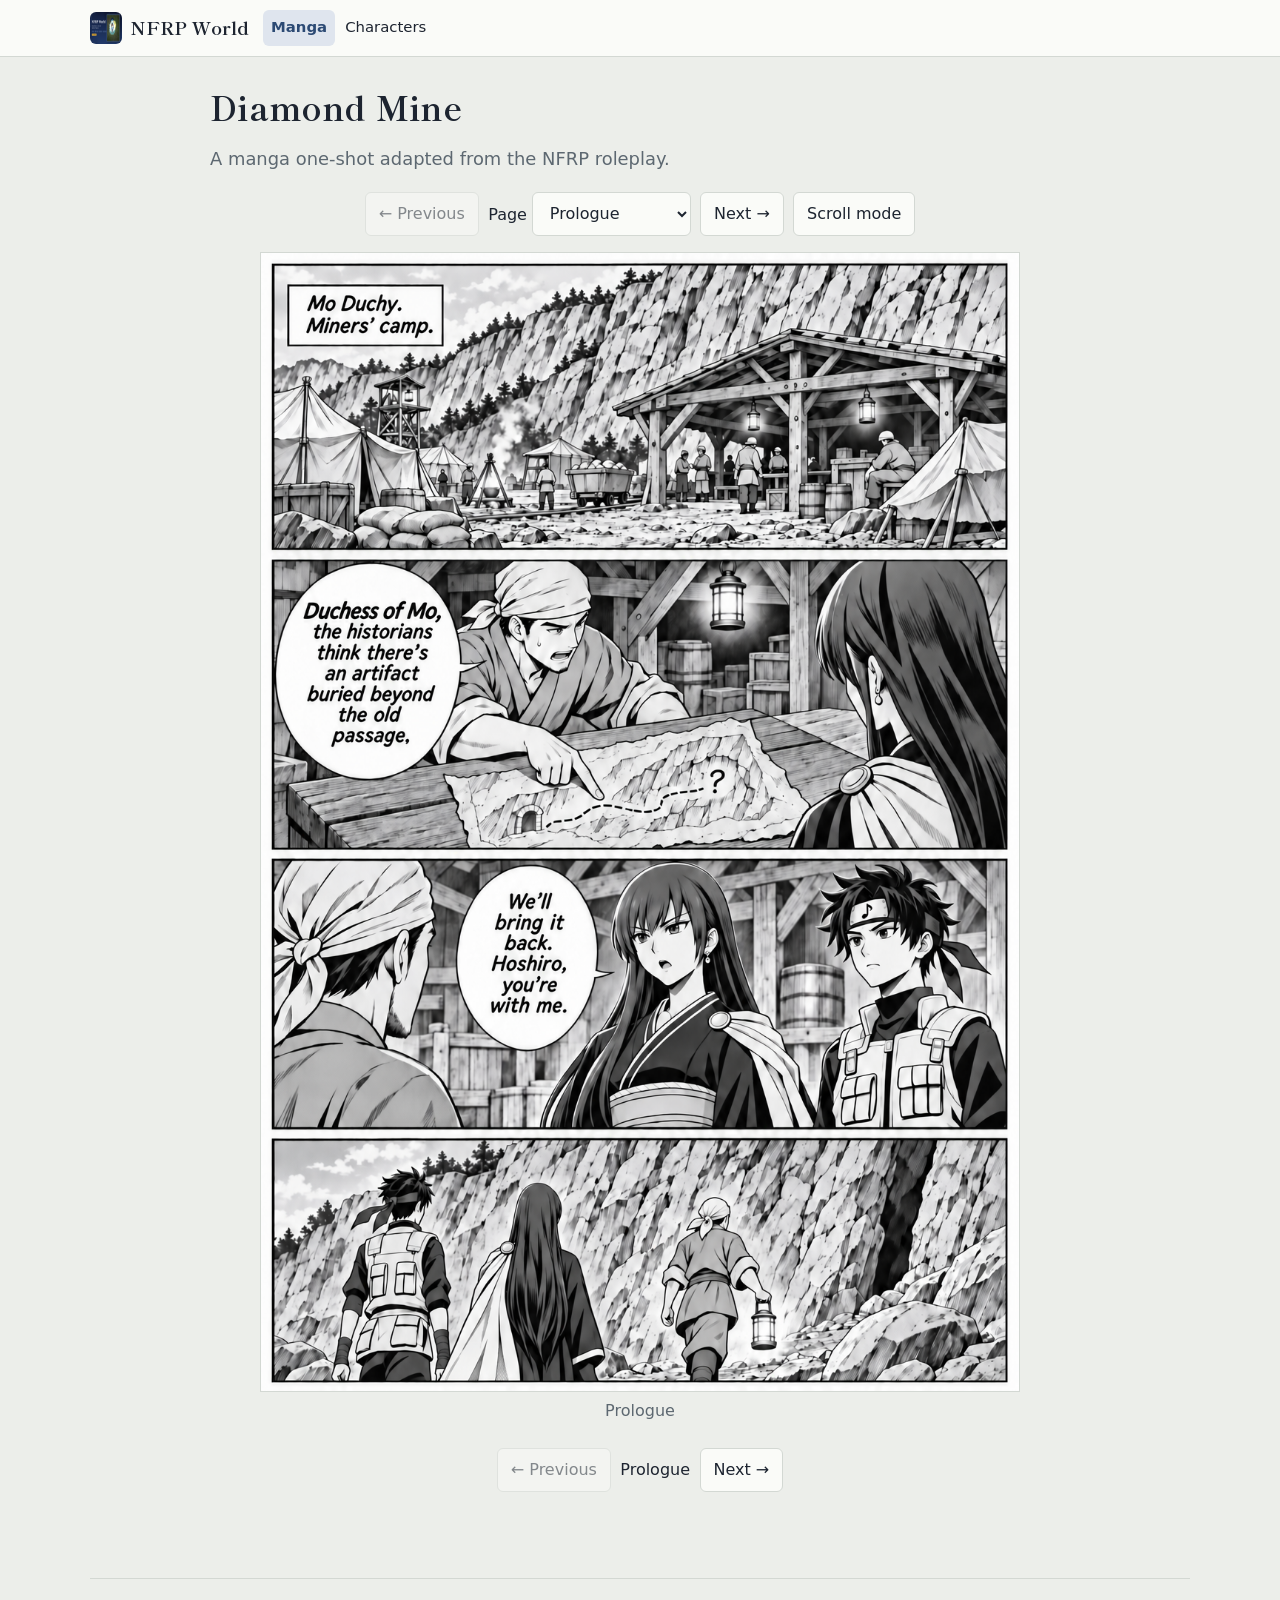
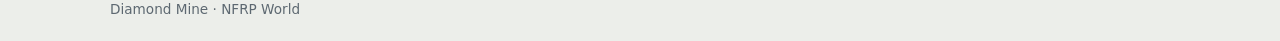
<file: index.html>
<!doctype html>
<html lang="en">
<head>
  <meta charset="utf-8">
  <meta name="viewport" content="width=device-width,initial-scale=1">
  <title>Diamond Mine · NFRP World</title>
  <meta name="description" content="Read Diamond Mine, a manga one-shot adapted from the NFRP roleplay.">
  <link rel="stylesheet" href="https://fonts.googleapis.com/css2?family=Shippori+Mincho:wght@600;700&amp;display=swap">
  <link rel="stylesheet" href="assets/style.css">
  <link rel="stylesheet" href="assets/reader.css">
  <link rel="icon" href="assets/icon.png">
  <script src="assets/reader.js" defer></script>
</head>
<body>
<header><div class="hin">
  <a class="brand" href="https://cassiegiang.github.io/NFRP-World-Wiki/"><img src="assets/icon.png" alt=""><span>NFRP World</span></a>
  <nav aria-label="Site"><a href="./" class="on" aria-current="page">Manga</a><a href="characters/">Characters</a></nav>
</div></header>
<main>
  <h1>Diamond Mine</h1>
  <p class="lead">A manga one-shot adapted from the NFRP roleplay.</p>
  <div class="reader-controls" hidden>
    <button type="button" data-step="-1">← Previous</button>
    <label>Page <select id="page-select" aria-label="Jump to page"></select></label>
    <button type="button" data-step="1">Next →</button>
    <button type="button" id="layout" aria-pressed="false">Scroll mode</button>
  </div>
  <section id="pages" aria-label="Manga pages">
    <figure id="prologue"><a href="diamond-mine/prologue.png"><img src="diamond-mine/prologue.png" alt="Diamond Mine prologue. Chiaki and Hoshiro receive their mission at the mining camp." loading="eager"></a><figcaption>Prologue</figcaption></figure>
  <figure id="page-1"><a href="diamond-mine/page-01.png"><img src="diamond-mine/page-01.png" alt="Diamond Mine, page 1" loading="lazy"></a><figcaption>Page 1 of 16</figcaption></figure>
<figure id="page-2"><a href="diamond-mine/page-02.png"><img src="diamond-mine/page-02.png" alt="Diamond Mine, page 2" loading="lazy"></a><figcaption>Page 2 of 16</figcaption></figure>
<figure id="page-3"><a href="diamond-mine/page-03.png"><img src="diamond-mine/page-03.png" alt="Diamond Mine, page 3" loading="lazy"></a><figcaption>Page 3 of 16</figcaption></figure>
<figure id="page-4"><a href="diamond-mine/page-04.png"><img src="diamond-mine/page-04.png" alt="Diamond Mine, page 4" loading="lazy"></a><figcaption>Page 4 of 16</figcaption></figure>
<figure id="page-5"><a href="diamond-mine/page-05.png"><img src="diamond-mine/page-05.png" alt="Diamond Mine, page 5" loading="lazy"></a><figcaption>Page 5 of 16</figcaption></figure>
<figure id="page-6"><a href="diamond-mine/page-06.png"><img src="diamond-mine/page-06.png" alt="Diamond Mine, page 6" loading="lazy"></a><figcaption>Page 6 of 16</figcaption></figure>
<figure id="page-7"><a href="diamond-mine/page-07.png"><img src="diamond-mine/page-07.png" alt="Diamond Mine, page 7" loading="lazy"></a><figcaption>Page 7 of 16</figcaption></figure>
<figure id="page-8"><a href="diamond-mine/page-08.png"><img src="diamond-mine/page-08.png" alt="Diamond Mine, page 8" loading="lazy"></a><figcaption>Page 8 of 16</figcaption></figure>
<figure id="page-9"><a href="diamond-mine/page-09.png"><img src="diamond-mine/page-09.png" alt="Diamond Mine, page 9" loading="lazy"></a><figcaption>Page 9 of 16</figcaption></figure>
<figure id="page-10"><a href="diamond-mine/page-10.png"><img src="diamond-mine/page-10.png" alt="Diamond Mine, page 10" loading="lazy"></a><figcaption>Page 10 of 16</figcaption></figure>
<figure id="page-11"><a href="diamond-mine/page-11.png"><img src="diamond-mine/page-11.png" alt="Diamond Mine, page 11" loading="lazy"></a><figcaption>Page 11 of 16</figcaption></figure>
<figure id="page-12"><a href="diamond-mine/page-12.png"><img src="diamond-mine/page-12.png" alt="Diamond Mine, page 12" loading="lazy"></a><figcaption>Page 12 of 16</figcaption></figure>
<figure id="page-13"><a href="diamond-mine/page-13.png"><img src="diamond-mine/page-13.png" alt="Diamond Mine, page 13" loading="lazy"></a><figcaption>Page 13 of 16</figcaption></figure>
<figure id="page-14"><a href="diamond-mine/page-14.png"><img src="diamond-mine/page-14.png" alt="Diamond Mine, page 14" loading="lazy"></a><figcaption>Page 14 of 16</figcaption></figure>
<figure id="page-15"><a href="diamond-mine/page-15.png"><img src="diamond-mine/page-15.png" alt="Diamond Mine, page 15" loading="lazy"></a><figcaption>Page 15 of 16</figcaption></figure>
<figure id="page-16"><a href="diamond-mine/page-16.png"><img src="diamond-mine/page-16.png" alt="Diamond Mine, page 16" loading="lazy"></a><figcaption>Page 16 of 16</figcaption></figure>
  </section>
  <div class="reader-controls" hidden>
    <button type="button" data-step="-1">← Previous</button>
    <output id="position" aria-live="polite"></output>
    <button type="button" data-step="1">Next →</button>
  </div>
</main>
<footer>Diamond Mine · NFRP World</footer>
</body>
</html>
</file>
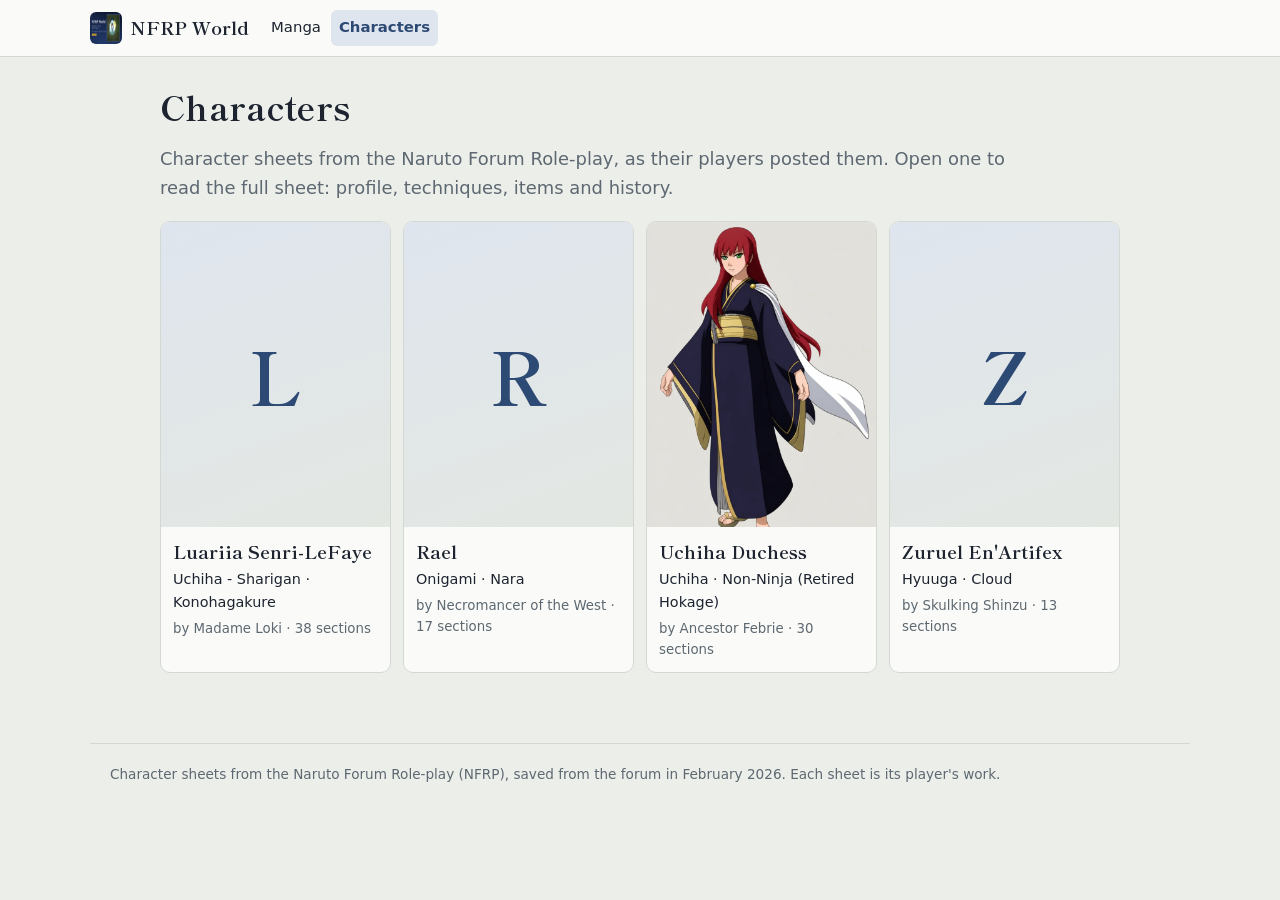
<file: characters/index.html>
<!doctype html>
<html lang="en">
<head>
  <meta charset="utf-8">
  <meta name="viewport" content="width=device-width,initial-scale=1">
  <title>Characters · NFRP World</title>
  <meta name="description" content="Character sheets from the NFRP roleplay.">
  <link rel="stylesheet" href="https://fonts.googleapis.com/css2?family=Shippori+Mincho:wght@600;700&amp;display=swap">
  <link rel="stylesheet" href="../assets/style.css">
  <link rel="stylesheet" href="../assets/characters.css">
  <link rel="icon" href="../assets/icon.png">
  <script src="../assets/characters.js" defer></script>
</head>
<body>
<header><div class="hin">
  <a class="brand" href="https://cassiegiang.github.io/NFRP-World-Wiki/"><img src="../assets/icon.png" alt=""><span>NFRP World</span></a>
  <nav aria-label="Site"><a href="../">Manga</a><a href="./" class="on" aria-current="page">Characters</a></nav>
</div></header>
<main>

<h1>Characters</h1><p class="lead">Character sheets from the Naruto Forum Role-play, as their players posted them. Open one to read the full sheet: profile, techniques, items and history.</p>
<div class="grid chars">
<a class="charcard" href="luariia-senri-lefaye.html"><span class="mon">L</span><b>Luariia Senri-LeFaye</b><span>Uchiha - Sharigan · Konohagakure</span><small>by Madame Loki · 38 sections</small></a>
<a class="charcard" href="rael.html"><img src="https://s-media-cache-ak0.pinimg.com/originals/a5/be/9b/a5be9be5bef95402ab40255598ab5cc9.jpg" alt="" onerror="this.replaceWith(Object.assign(document.createElement('span'),{className:'mon',textContent:'R'}))"><b>Rael</b><span>Onigami · Nara</span><small>by Necromancer of the West · 17 sections</small></a>
<a class="charcard" href="uchiha-duchess.html"><img src="art/chiaki-duchess-1.webp" alt="" onerror="this.replaceWith(Object.assign(document.createElement('span'),{className:'mon',textContent:'U'}))"><b>Uchiha Duchess</b><span>Uchiha · Non-Ninja (Retired Hokage)</span><small>by Ancestor Febrie · 30 sections</small></a>
<a class="charcard" href="zuruel-en-artifex.html"><img src="https://i.imgur.com/SDDEamk.jpg" alt="" onerror="this.replaceWith(Object.assign(document.createElement('span'),{className:'mon',textContent:'Z'}))"><b>Zuruel En&#x27;Artifex</b><span>Hyuuga · Cloud</span><small>by Skulking Shinzu · 13 sections</small></a>
</div>
</main>
<footer>Character sheets from the Naruto Forum Role-play (NFRP), saved from the forum in February 2026. Each sheet is its player's work.</footer>
</body>
</html>
</file>
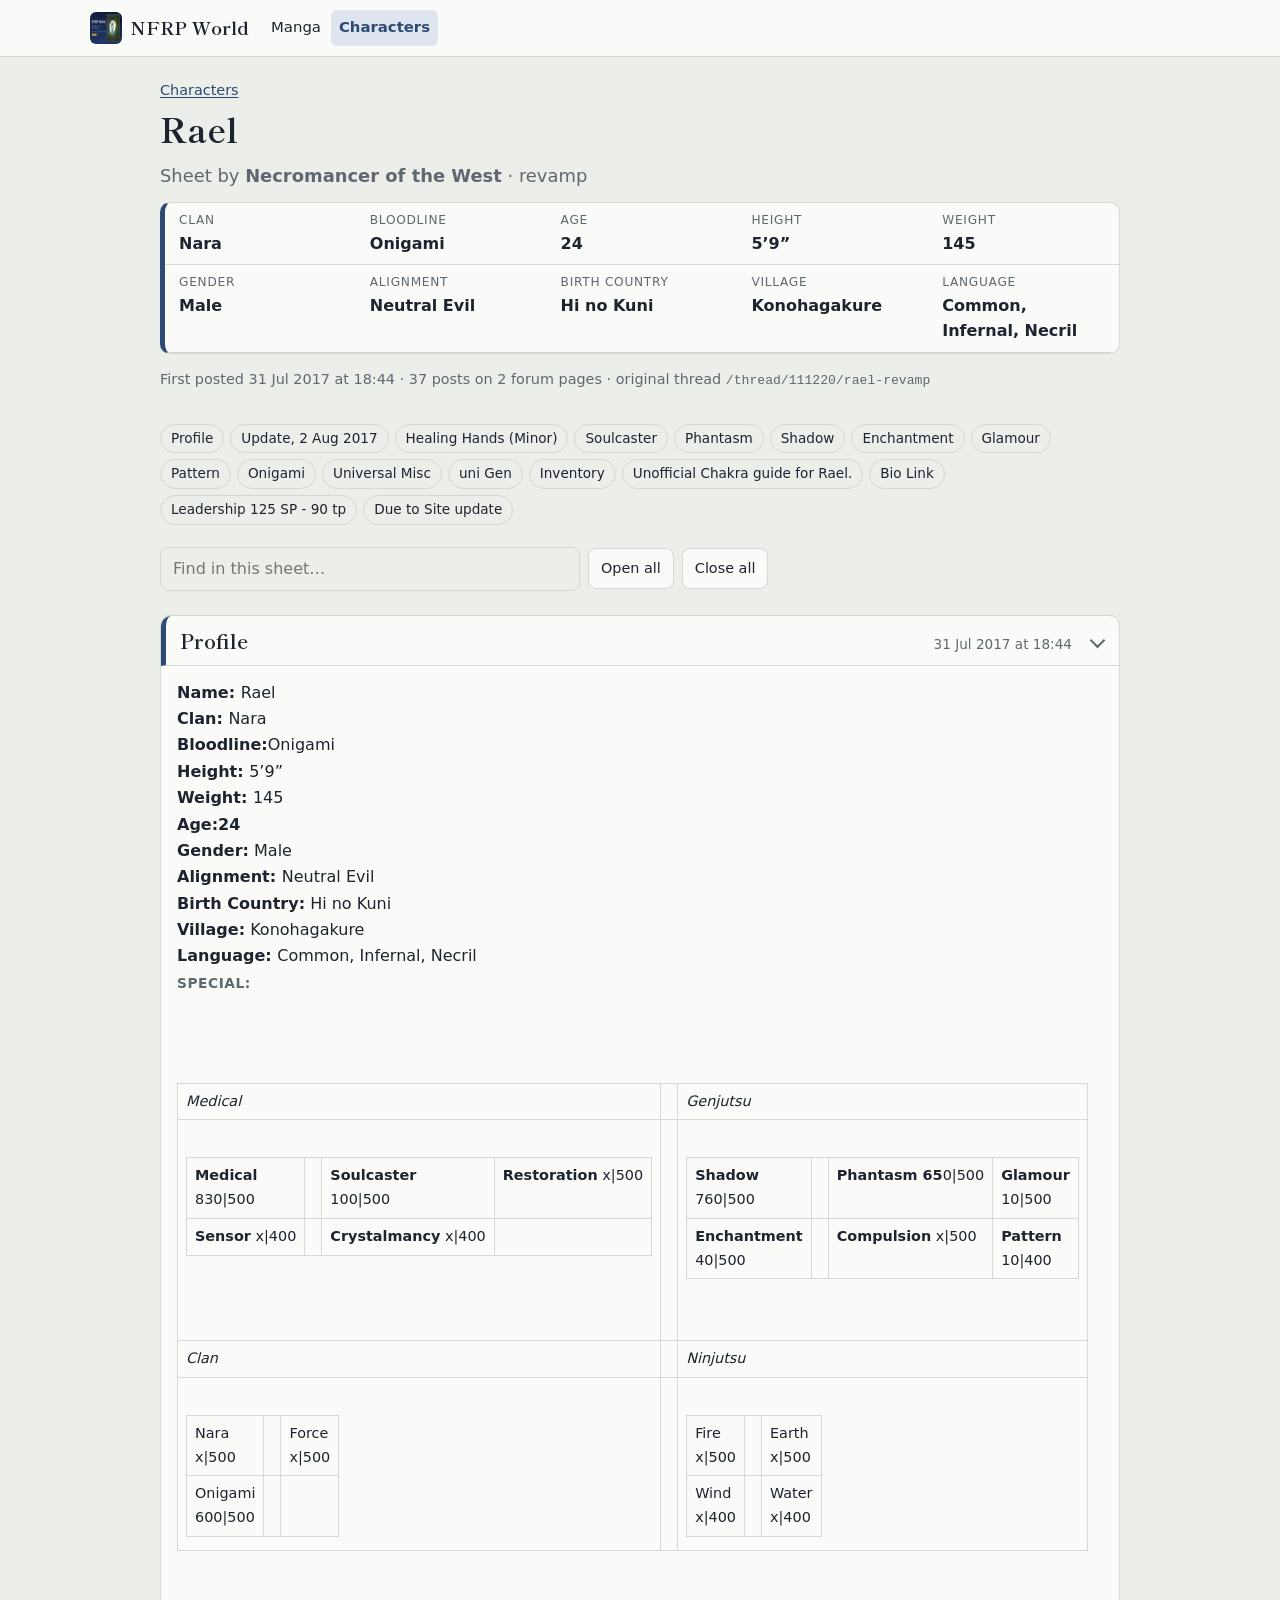
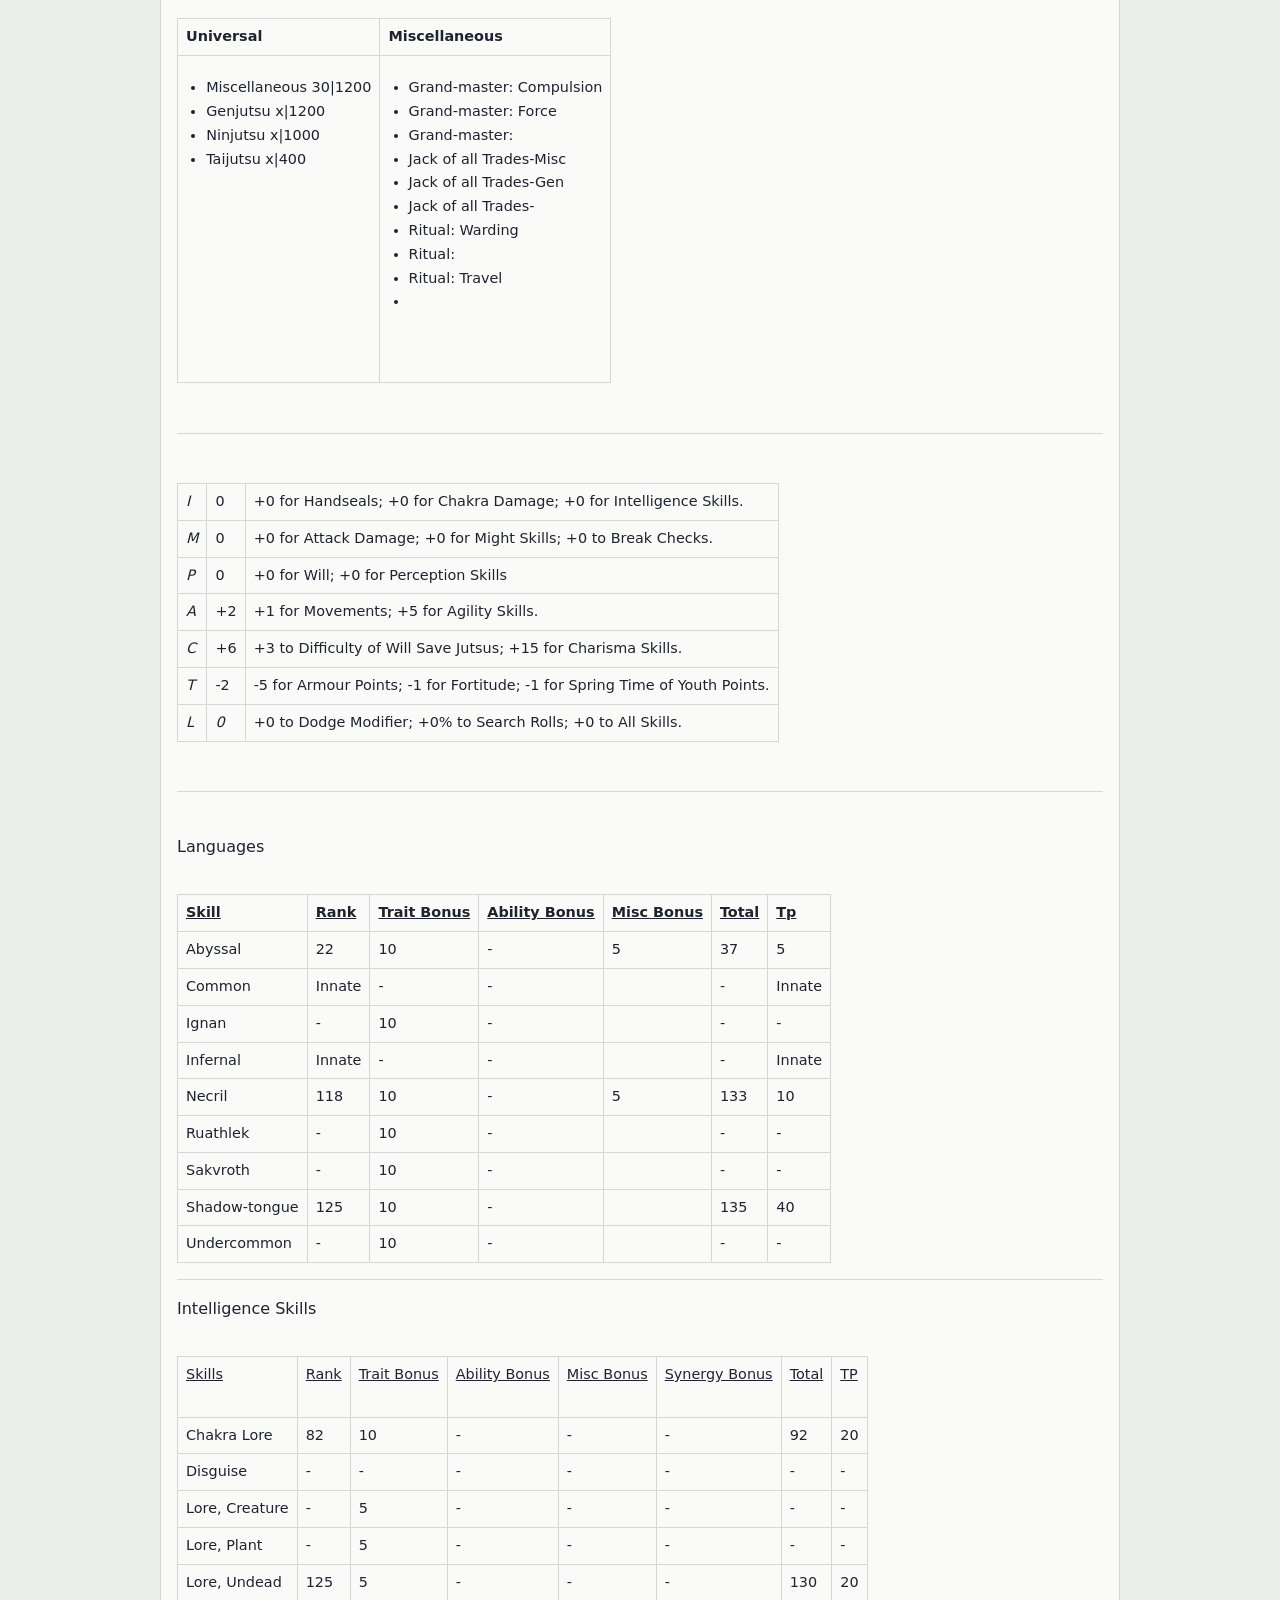
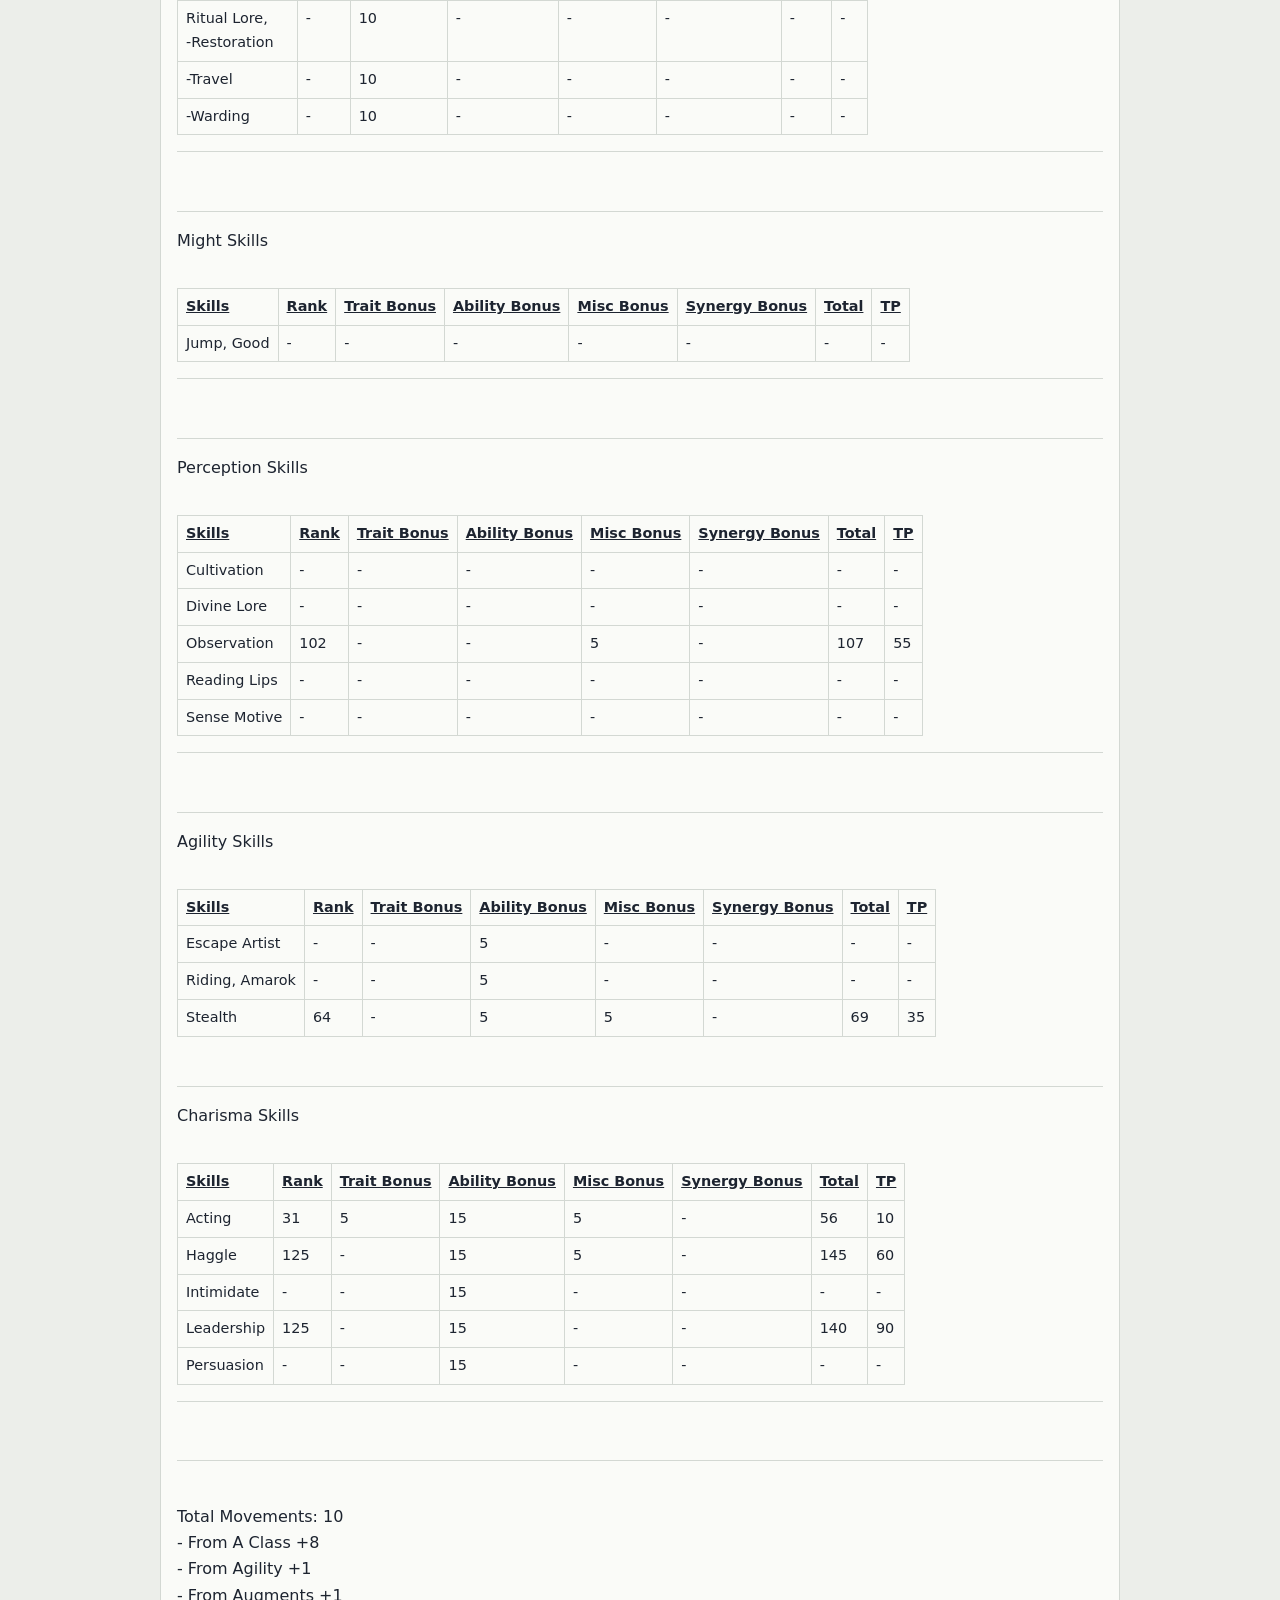
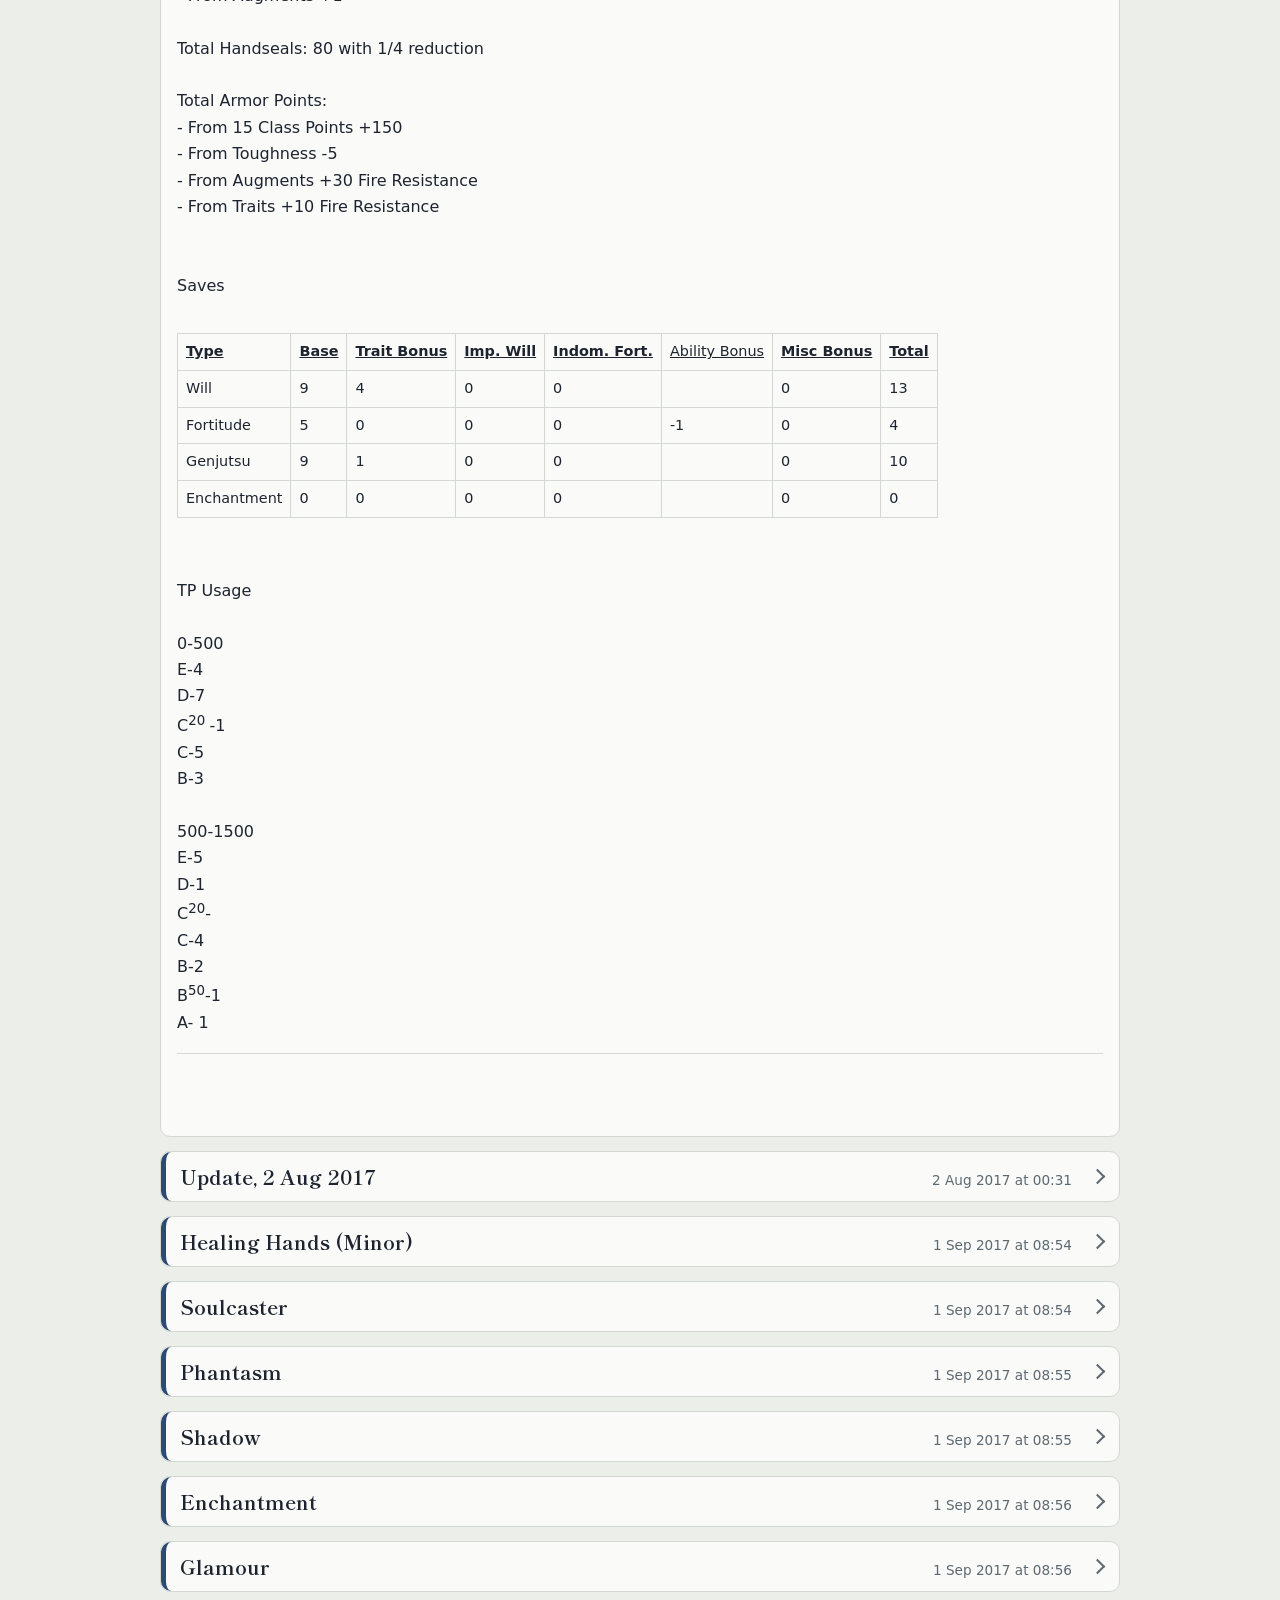
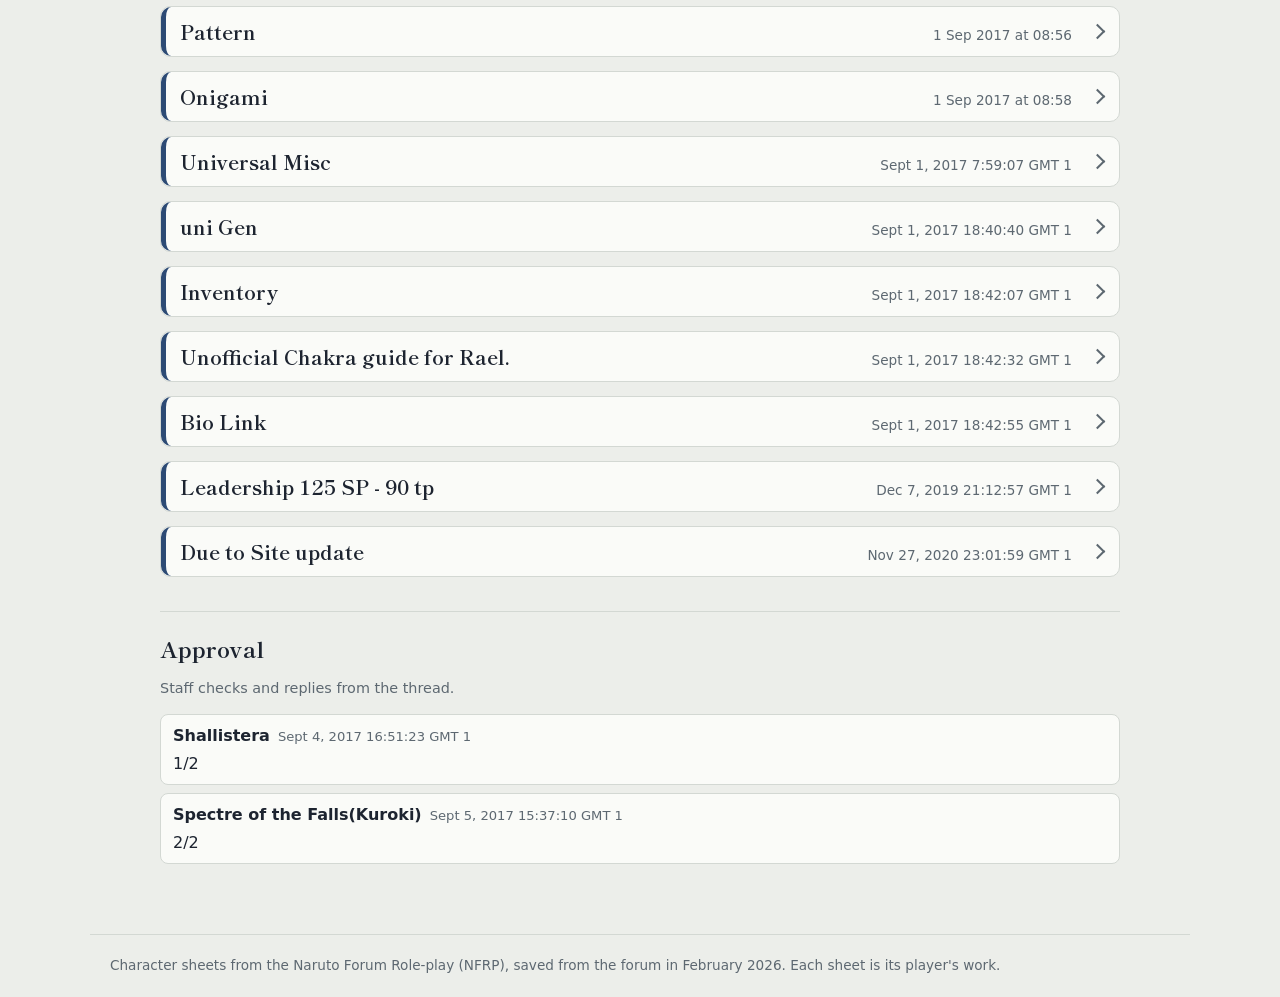
<file: characters/rael.html>
<!doctype html>
<html lang="en">
<head>
  <meta charset="utf-8">
  <meta name="viewport" content="width=device-width,initial-scale=1">
  <title>Rael · NFRP World</title>
  <meta name="description" content="Rael, an NFRP character sheet by Necromancer of the West.">
  <link rel="stylesheet" href="https://fonts.googleapis.com/css2?family=Shippori+Mincho:wght@600;700&amp;display=swap">
  <link rel="stylesheet" href="../assets/style.css">
  <link rel="stylesheet" href="../assets/characters.css">
  <link rel="icon" href="../assets/icon.png">
  <script src="../assets/characters.js" defer></script>
</head>
<body>
<header><div class="hin">
  <a class="brand" href="https://cassiegiang.github.io/NFRP-World-Wiki/"><img src="../assets/icon.png" alt=""><span>NFRP World</span></a>
  <nav aria-label="Site"><a href="../">Manga</a><a href="./" class="on">Characters</a></nav>
</div></header>
<main>

<p class="crumb"><a href="./">Characters</a></p>
<div class="chero">
<img class="portrait" src="https://s-media-cache-ak0.pinimg.com/originals/a5/be/9b/a5be9be5bef95402ab40255598ab5cc9.jpg" alt="Rael" onerror="this.remove()">
<div class="cmeta"><h1>Rael</h1>
<p class="lead">Sheet by <b>Necromancer of the West</b> · revamp</p>
<dl class="facts"><div><dt>Clan</dt><dd>Nara</dd></div><div><dt>Bloodline</dt><dd>Onigami</dd></div><div><dt>Age</dt><dd>24</dd></div><div><dt>Height</dt><dd>5’9”</dd></div><div><dt>Weight</dt><dd>145</dd></div><div><dt>Gender</dt><dd>Male</dd></div><div><dt>Alignment</dt><dd>Neutral Evil</dd></div><div><dt>Birth Country</dt><dd>Hi no Kuni</dd></div><div><dt>Village</dt><dd>Konohagakure</dd></div><div><dt>Language</dt><dd>Common, Infernal, Necril</dd></div></dl>
<p class="meta">First posted 31 Jul 2017 at 18:44 · 37 posts on 2 forum pages · original thread <code>/thread/111220/rael-revamp</code></p>
</div></div>
<nav class="toc" aria-label="Sections"><a href="#s1047098">Profile</a><a href="#s1047306">Update, 2 Aug 2017</a><a href="#s1049656">Healing Hands (Minor)</a><a href="#s1049657">Soulcaster</a><a href="#s1049662">Phantasm</a><a href="#s1049663">Shadow</a><a href="#s1049664">Enchantment</a><a href="#s1049665">Glamour</a><a href="#s1049666">Pattern</a><a href="#s1049674">Onigami</a><a href="#s1049677">Universal Misc</a><a href="#s1049723">uni Gen</a><a href="#s1049729">Inventory</a><a href="#s1049731">Unofficial Chakra guide for Rael.</a><a href="#s1049732">Bio Link</a><a href="#s1111041">Leadership 125 SP - 90 tp</a><a href="#s1124408">Due to Site update</a></nav>
<div class="toolbar"><input type="search" id="filter" placeholder="Find in this sheet…" aria-label="Find in this sheet"><button type="button" data-all="1">Open all</button><button type="button" data-all="0">Close all</button><span class="count" id="count"></span></div>
<details class="sec" id="s1047098" open><summary><span class="st">Profile</span><small>31 Jul 2017 at 18:44</small></summary><div class="body post"><b>Name: </b>Rael<br/><b>Clan: </b>Nara<br/><b>Bloodline:</b>Onigami<br/><b>Height: </b>5’9”<br/><b>Weight: </b>145<br/><b>Age:24</b><br/><b>Gender:</b> Male<br/><b>Alignment: </b>Neutral Evil<br/><b>Birth Country:</b> Hi no Kuni<br/><b>Village:</b> Konohagakure<br/><b>Language: </b>Common, Infernal, Necril<br/><b><span class="k">Special:</span><br/><br/></b><br/><div><br/><div><table><tbody><tr><td><i><div>Medical </div></i></td><td><br/></td><td><i>Genjutsu </i> </td></tr><tr><td><div><span><br/><div><table><tbody><tr><td><b>Medical</b> <br/>830|500</td><td><br/></td><td><b>Soulcaster<br/></b>100|500</td><td><b>Restoration</b> x|500</td></tr><tr><td><b>Sensor</b> x|400</td><td><br/></td><td><b>Crystalmancy</b> x|400</td><td></td></tr></tbody></table></div><br/><br/></span></div></td><td><br/></td><td><div><span><br/><div><table><tbody><tr><td><b>Shadow<br/></b>760|500</td><td><br/></td><td><b>Phantasm 65</b>0|500</td><td><b>Glamour</b> <br/>10|500</td></tr><tr><td><b>Enchantment<br/></b>40|500</td><td><br/></td><td><b>Compulsion</b> x|500</td><td><b>Pattern<br/></b>10|400</td></tr></tbody></table></div><br/><br/></span></div></td></tr><tr><td><i>Clan</i></td><td><br/></td><td><i>Ninjutsu</i><br/></td></tr><tr><td><br/><div><table><tbody><tr><td><div>Nara <br/><span>x|500</span></div></td><td><br/></td><td>Force <br/><span>x|500</span></td></tr><tr><td>Onigami <br/><span>600|500</span></td><td><br/></td><td><br/></td></tr></tbody></table></div></td><td><br/></td><td><br/><div><table><tbody><tr><td>Fire <br/><span>x|500</span></td><td><br/></td><td>Earth <br/><span>x|500</span></td></tr><tr><td>Wind <br/><span>x|400</span></td><td><br/></td><td>Water <br/><span>x|400</span></td></tr></tbody></table></div></td></tr></tbody></table></div><br/></div><div><br/><span><div><table><tbody><tr><td><b>Universal</b> </td><td><b>Miscellaneous</b></td></tr><tr><td><ul><li>Miscellaneous 30|1200</li><li>Genjutsu x|1200</li><li>Ninjutsu x|1000</li><li>Taijutsu x|400</li></ul><br/><br/></td><td><ul><li>Grand-master: Compulsion</li><li>Grand-master: Force</li><li>Grand-master:</li><li>Jack of all Trades-Misc</li><li>Jack of all Trades-Gen</li><li>Jack of all Trades-</li><li>Ritual: Warding</li><li>Ritual: </li><li>Ritual: Travel</li><li><br/></li></ul><br/><br/></td></tr></tbody></table></div><br/></span><hr/><div><span><br/><div><table><tbody><tr><td><i>I</i></td><td>0</td><td>+0 for Handseals; +0 for Chakra Damage; +0 for Intelligence Skills.</td></tr><tr><td><i>M</i></td><td>0</td><td>+0 for Attack Damage;  +0 for Might Skills; +0 to Break Checks.</td></tr><tr><td><i>P</i></td><td>0</td><td>+0 for Will; +0 for Perception Skills</td></tr><tr><td><i>A</i></td><td>+2</td><td>+1 for Movements;  +5 for Agility Skills.<br/></td></tr><tr><td><i>C</i></td><td>+6</td><td>+3 to Difficulty of Will Save Jutsus; +15 for Charisma Skills.<br/></td></tr><tr><td><i>T</i></td><td>-2</td><td>-5 for Armour Points; -1 for Fortitude; -1 for Spring Time of Youth Points.<br/></td></tr><tr><td><i>L</i></td><td><i>0</i></td><td> +0 to Dodge Modifier;  +0% to Search Rolls; +0 to All Skills.<br/></td></tr></tbody></table></div><br/></span></div><hr/><br/><span>Languages<br/><br/><div><table><tbody><tr><td><u><b>Skill</b></u></td><td><u><b>Rank</b></u></td><td><u><b>Trait Bonus</b></u></td><td><u><b>Ability Bonus</b></u></td><td><u><b>Misc Bonus</b></u></td><td><u><b>Total</b></u></td><td><u><b>Tp</b></u></td></tr><tr><td>Abyssal</td><td>22</td><td>10</td><td>-</td><td>5</td><td>37</td><td>5</td></tr><tr><td>Common</td><td>Innate</td><td>-</td><td>-</td><td><br/></td><td>-</td><td>Innate</td></tr><tr><td>Ignan</td><td>-</td><td>10</td><td>-</td><td><br/></td><td>-</td><td>-</td></tr><tr><td>Infernal</td><td>Innate</td><td>-</td><td>-</td><td><br/></td><td>-</td><td>Innate</td></tr><tr><td>Necril</td><td>118</td><td>10</td><td>-</td><td>5</td><td>133</td><td>10</td></tr><tr><td>Ruathlek</td><td>-</td><td>10</td><td>-</td><td><br/></td><td>-</td><td>-</td></tr><tr><td>Sakvroth</td><td>-</td><td>10</td><td>-</td><td><br/></td><td>-</td><td>-</td></tr><tr><td>Shadow-tongue</td><td>125</td><td>10</td><td>-</td><td><br/></td><td>135</td><td>40</td></tr><tr><td>Undercommon</td><td>-</td><td>10</td><td>-</td><td><br/></td><td>-</td><td>-</td></tr></tbody></table></div><div><hr/></div><div>Intelligence Skills</div><br/><div><table><tbody><tr><td><u>Skills<br/><br/></u></td><td><u>Rank</u></td><td><u>Trait Bonus</u></td><td><u>Ability Bonus</u></td><td><u>Misc Bonus</u></td><td><u>Synergy Bonus</u></td><td><u>Total</u></td><td><u>TP</u></td></tr><tr><td>Chakra Lore</td><td>82</td><td>10</td><td>-</td><td>-</td><td>-</td><td>92</td><td>20</td></tr><tr><td>Disguise</td><td>-</td><td>-</td><td>-</td><td><span>-</span></td><td>-</td><td>-</td><td>-</td></tr><tr><td>Lore, Creature</td><td>-</td><td>5</td><td>-</td><td>-</td><td>-</td><td>-</td><td>-</td></tr><tr><td>Lore, Plant</td><td>-</td><td>5</td><td>-</td><td>-</td><td>-</td><td>-</td><td>-</td></tr><tr><td>Lore, Undead</td><td><span>125</span></td><td><span>5</span></td><td>-</td><td><span>-</span></td><td><span>-</span></td><td><span>130</span></td><td><span>20</span></td></tr><tr><td>Ritual Lore, <br/><div>-Restoration</div></td><td>-</td><td>10</td><td>-</td><td>-</td><td>-</td><td>-</td><td>-</td></tr><tr><td>-Travel</td><td>-</td><td>10</td><td>-</td><td>-</td><td>-</td><td>-</td><td>-</td></tr><tr><td>-Warding</td><td>-</td><td>10</td><td>-</td><td>-</td><td>-</td><td><span>-</span></td><td><span>-</span></td></tr></tbody></table></div></span><hr/><br/><hr/>Might Skills<br/><br/><div><table><tbody><tr><td><b><u>Skills</u></b></td><td><b><u>Rank</u></b></td><td><b><u>Trait Bonus</u></b></td><td><b><u>Ability Bonus</u></b></td><td><b><u>Misc Bonus</u></b></td><td><b><u>Synergy Bonus</u></b></td><td><b><u>Total</u></b></td><td><b><u>TP</u></b></td></tr><tr><td>Jump, Good</td><td>-</td><td>-</td><td>-</td><td>-</td><td>-</td><td>-</td><td>-</td></tr></tbody></table></div></div><hr/><br/><div><div><hr/><span>Perception Skills</span></div><br/><div><table><tbody><tr><td><b><u>Skills</u></b></td><td><b><u>Rank</u></b></td><td><b><u>Trait Bonus</u></b></td><td><b><u>Ability Bonus</u></b></td><td><b><u>Misc Bonus</u></b></td><td><b><u>Synergy Bonus</u></b></td><td><b><u>Total</u></b></td><td><b><u>TP</u></b></td></tr><tr><td>Cultivation</td><td>-</td><td>-</td><td>-</td><td>-</td><td>-</td><td>-</td><td>-</td></tr><tr><td>Divine Lore</td><td>-</td><td>-</td><td>-</td><td>-</td><td>-</td><td>-</td><td>-</td></tr><tr><td>Observation</td><td>102</td><td>-</td><td>-</td><td>5</td><td>-</td><td>107</td><td>55</td></tr><tr><td>Reading Lips</td><td>-</td><td>-</td><td>-</td><td>-</td><td>-</td><td>-</td><td>-</td></tr><tr><td>Sense Motive</td><td>-</td><td>-</td><td>-</td><td>-</td><td>-</td><td>-</td><td>-</td></tr></tbody></table></div><div><hr/><br/></div><hr/><div>Agility Skills<br/><br/></div><div><table><tbody><tr><td><b><u>Skills</u></b></td><td><b><u>Rank</u></b></td><td><b><u>Trait Bonus</u></b></td><td><b><u>Ability Bonus</u></b></td><td><b><u>Misc Bonus</u></b></td><td><b><u>Synergy Bonus</u></b></td><td><b><u>Total</u></b></td><td><b><u>TP</u></b></td></tr><tr><td>Escape Artist</td><td>-</td><td>-</td><td>5</td><td>-</td><td>-</td><td>-</td><td>-</td></tr><tr><td>Riding, Amarok</td><td>-</td><td>-</td><td>5</td><td>-</td><td>-</td><td>-</td><td>-</td></tr><tr><td>Stealth</td><td>64</td><td>-</td><td>5</td><td>5</td><td>-</td><td>69</td><td>35</td></tr></tbody></table></div><div><span><br/><hr/></span></div><div>Charisma Skills</div><div><span><br/><div><table><tbody><tr><td><u><b>Skills</b></u></td><td><u><b>Rank</b></u></td><td><u><b>Trait Bonus</b></u></td><td><u><b>Ability Bonus</b></u></td><td><u><b>Misc Bonus</b></u></td><td><u><b>Synergy Bonus</b></u></td><td><u><b>Total</b></u></td><td><u><b>TP</b></u></td></tr><tr><td>Acting</td><td>31</td><td>5</td><td>15</td><td>5</td><td>-</td><td>56</td><td>10</td></tr><tr><td>Haggle</td><td>125</td><td>-</td><td>15</td><td>5</td><td>-</td><td>145</td><td>60</td></tr><tr><td>Intimidate</td><td>-</td><td>-</td><td>15</td><td>-</td><td>-</td><td>-</td><td>-</td></tr><tr><td>Leadership</td><td>125</td><td>-</td><td>15</td><td>-</td><td>-</td><td>140</td><td>90</td></tr><tr><td>Persuasion</td><td>-</td><td>-</td><td>15</td><td>-</td><td>-</td><td>-</td><td>-</td></tr></tbody></table></div><hr/></span></div></div><div><div><div><div><br/><hr/></div></div><div><div><br/>Total Movements: 10<br/><span>    - From A Class +8<br/><span>    - From Agility +1<br/><span>    - From Augments +1</span><br/><br/></span></span>Total Handseals: 80 with 1/4 reduction<br/><br/>Total Armor Points:<br/><span>    - From 15 Class Points +150<br/></span><span>    - From Toughness -5<br/></span><span>    - From Augments +30 Fire </span>Resistance<br/><span>    - From Traits +10 Fire Resistance</span><br/><br/></div><br/><div>Saves</div><br/><div><table><tbody><tr><td><b><u>Type</u></b></td><td><b><u>Base</u></b></td><td><b><u>Trait Bonus</u></b></td><td><b><u>Imp. Will</u></b></td><td><b><u>Indom. Fort.</u></b></td><td><u>Ability Bonus</u></td><td><b><u>Misc Bonus</u></b></td><td><b><u>Total</u></b></td></tr><tr><td>Will</td><td>9</td><td>4</td><td>0</td><td>0</td><td><br/></td><td>0</td><td>13</td></tr><tr><td>Fortitude</td><td>5</td><td>0</td><td>0</td><td>0</td><td>-1</td><td>0</td><td>4</td></tr><tr><td>Genjutsu</td><td>9</td><td>1</td><td>0</td><td>0</td><td><br/></td><td>0</td><td>10</td></tr><tr><td>Enchantment</td><td>0</td><td>0</td><td>0</td><td>0</td><td><br/></td><td>0</td><td>0</td></tr></tbody></table></div><br/><br/><div><span>TP Usage </span></div><br/><div><span>0-500</span></div><div><span>E-4</span></div><div><span>D-7</span></div><div><span>C</span><sup>20 </sup><span>-1</span></div><div><span>C-5</span></div><div><span>B-3</span></div><br/><div><span>500-1500</span></div><div><span>E-5</span></div><div><span>D-1</span></div><div><span>C</span><sup>20</sup><span>-</span></div><div><span>C-4</span></div><div><span>B-2</span></div><div><span>B</span><sup>50</sup><span>-1</span></div><div><span>A- 1</span></div><hr/><br/><br/></div></div></div></div></details>
<details class="sec" id="s1047306"><summary><span class="st">Update, 2 Aug 2017</span><small>2 Aug 2017 at 00:31</small></summary><div class="body post"><b>Appearance [Before Heritage and After Glamour]</b><br/><div><br/><img alt="" class="pic" loading="lazy" onerror="this.replaceWith(Object.assign(document.createElement('span'),{className:'gone',textContent:'Picture no longer online'}))" src="https://s-media-cache-ak0.pinimg.com/originals/a5/be/9b/a5be9be5bef95402ab40255598ab5cc9.jpg"/></div><br/><br/>With prominent aristocratic facial structures, Rael's graceful face is enhanced by acute, delicate features. His brows are a dark obsidian in color and due to the ease they are up-kept, they can be considered rather immaculate. Prominent bones forming the eye hold deep hooded eyes, being augmented by Rael's piercing, hypnotic amber colored irises. Cheeks are sallow and gaunt, nose to a point, with a sharp contour, complementing pale, thin lips that are often formed in a manic, Cheshire grin. Silk-like hair, onyx black in color, waves slightly towards his not-so-broad shoulders. The hair parts slightly in the middle, allowing the black waves to be tucked behind elegant, pointed elf-like ears, and revealing a proportionate forehead. Strands of hair wisp here and there, falling into place, acclimating his gaunt and keen ovaline feature of his face.<br/><br/>Pale, waxen, almost as if his skin was bloodless, describes the fine complexion that adorns the regal visage of Rael. Along with this regal visage, is the elegant body that maintains and delivers the grace and beauty his body provides. Arms are lithe, flexible, with barely, but noticeable, amount of muscle. These fine limbs are accented with his cold, ashen coloured hands, adorned with long, elegant fingers. His physique is fragile in appearances and actuality. Like his arms, only slight definition of muscles could be seen. His abdomen and chest is hairless and smooth, comparable to a waxen mannequin. His height, accented by his lean and flexible legs, raises to approximately five feet and nine inches.<br/><br/>Rael's usual attire is rather grim and monochromatic black. Consisting of a velvet-laced ivory black shirt, buttoning up  to where only his collar bones protrude out of his ashen complexioned skin, showing off how small he truly is when it comes to the physical side. The black shirt is adorned with intricate Gothic designs his mother used to love. Rael's pants follow in a similar fashion. Smooth, black velvet material with the same intricate Gothic designs formatting his pants, fitted his lean, structured lithe legs. As an outer coat, covering his torso down to his ankles, a matte, smooth, and durable black trench coat with no design cascades down his frame. To compliment his wardrobe, black  dress shoes embellish and ornate his distinguished features.<br/><br/><b>Appearance after heritage and before glamour</b><br/><div><br/><img alt="" class="pic" loading="lazy" onerror="this.replaceWith(Object.assign(document.createElement('span'),{className:'gone',textContent:'Picture no longer online'}))" src="https://lifeofwordsorg.files.wordpress.com/2016/07/tiefling-3.jpg"/></div><br/><br/>After he awakened his bloodline, Rael's form was drastically changed. His father was an Archdevil, glamouring as a simple mortal, thus making Rael half-devil. Through the awakening, his eyes, instead of the deep amber color, turn into a deep, blood orange in color.  Two horns have also grown into his skull, slightly protruding from the base of his hairline. The total length of both of them are about eight inches in length, both of them slightly curving forwards with a sharp point. At will, they will glow a vibrant silver in color, hypnotizing to all that sees them. His hair, from the darkening black, gains a glow-like color of a dull red.  His skin, pale, sickly white, is now replaced with a dull angry red complexion.<br/><br/>Other noticeable, physical changes, is a prehensile tail,  about three feet in length, with the thickness being about 6 inches in diameter starting from the base of his spine, slowly getting smaller as it reaches to a sharp point at the end. His fingers, more sharp and boney, hold slightly larger, and dangerous claws that are quite durable in strength. Rael's Height had stayed the same in the conversion.<br/><b>Augmentations:</b><br/><span class="tn">Achilles Heel eyes</span><span class="k">Rank:</span> <i class="seal">C</i> <br/><span class="k">Type:</span> Augmentation<br/><span class="k">Effect:</span> User has a major weakness that can be exploited.<br/><span class="k">Special:</span> To perform: 1 hours; <span class="k">Duration:</span> Permanent<br/><span class="k">Drawback:</span> ---<br/><span class="k">Description:</span> Neutral - Drawback - Gives Back 2 Augmentation Points. Any attack on this small spot gains an additional +20 Armour Ponts and bypasses all Natural Damage Reduction/Hardness. Target also suffers from Mild Achilles' Heel damage.<br/><span class="k">Limit:</span> Must be a Ritualist for Augmentation Rituals.<br/><span class="k">Cost:</span> Market Price: 9,000 Ryo Performing Price: 2,000 Ryo<br/><span class="tn">Achilles Heel Achilles Heel</span><span class="k">Rank:</span> <i class="seal">C</i> <br/><span class="k">Type:</span> Augmentation<br/><span class="k">Effect:</span> User has a major weakness that can be exploited.<br/><span class="k">Special:</span> To perform: 1 hours; <span class="k">Duration:</span> Permanent<br/><span class="k">Drawback:</span> ---<br/><span class="k">Description:</span> Neutral - Drawback - Gives Back 2 Augmentation Points. Any attack on this small spot gains an additional +20 Armour Ponts and bypasses all Natural Damage Reduction/Hardness. Target also suffers from Mild Achilles' Heel damage.<br/><span class="k">Limit:</span> Must be a Ritualist for Augmentation Rituals.<br/><span class="k">Cost:</span> Market Price: 9,000 Ryo Performing Price: 2,000 Ryo<br/><span class="tn">Material Allergy</span><span class="k">Rank:</span> <i class="seal">C</i> <br/><span class="k">Type:</span> Augmentation<br/><span class="k">Effect:</span> An allergy that affects the user by negating Damage Reduction and reducing the target's movement by 1.<br/><span class="k">Special:</span> To perform: 3 hour; <span class="k">Duration:</span> Permanent<br/><span class="k">Drawback:</span> ---<br/><span class="k">Description:</span> Neutral - Drawback - Gives Back 5 Augmentation Points. The user suffers a reaction to an ordinary substance, such as a material. So long as they are in contact with the substance (breathing, touching, eating, etc.) they will suffer adverse effects. If a successful attack is made against the user with the allergy they will lose a Movement for the round. The user also loses any Damage Reduction that would normally shield against an attack. Before picking grabbing the Allergy Augmentation the user may choose from the list: Clay, Plastic, Iron, Specific Plant, Silver or Gold, Leather, Specific Material, Specific Animal, Bone and Ivory, and Specific Drug. May be chosen once. User may grab more Allergies for Roleplay purposes however it does not give any extra benefits.<br/><span class="k">Limit:</span> Must be a Ritualist for Augmentation Rituals.<br/><span class="k">Cost:</span> Market Price: 9,000 Ryo Performing Price: 2,000 Ryo<br/><span class="tn">Horns</span><span class="k">Rank:</span> <i class="seal">C</i> <br/><span class="k">Type:</span> Augmentation<br/><span class="k">Effect:</span> 2 or more tiny horns sprout from the Target's head, shoulders, or arms.<br/><span class="k">Special:</span> To perform: 3 hours; <span class="k">Duration:</span> Permanent<br/><span class="k">Drawback:</span> ---<br/><span class="k">Description:</span> External - Takes up 0 Augmentation Points. An Augmentation Ritual that applies multiple horns on a Target's head, shoulders, or arms. 2 or more tiny horns sprout from the Target's head, shoulders, or arms. These blunt-tipped nubs are too small to serve any use in combat.<br/><span class="k">Limit:</span> Must be a Ritualist for Augmentation Rituals.<br/><span class="k">Cost:</span> Market Price: 12,000 Ryo Performing Price: 4,000 Ryo<br/><span class="tn">Unnatural Ears</span><span class="k">Rank:</span> <i class="seal">C</i> <br/><span class="k">Type:</span> Augmentation<br/><span class="k">Effect:</span> The type of ears the user has changes drastically.<br/><span class="k">Special:</span> To perform: 2 hours; <span class="k">Duration:</span> Permanent<br/><span class="k">Drawback:</span> ---<br/><span class="k">Description:</span> Internal - Takes up 0 Augmentation Points. An Augmentation Ritual which alters the Target's ears choice prior to the ritual performance. The type, whatever it may be, is unnatural and atypical of the target's species. Perhaps the Target's ears are now Cat like? Perhaps they want bunny like ears? Or perhaps they wish for their ears to faintly glow in the dark.<br/><span class="k">Limit:</span> Must be a Ritualist for Augmentation Rituals.<br/><span class="k">Cost:</span> Market Price: 12,000 Ryo Performing Price: 4,000 Ryo<br/><span class="tn">Unnatural Skin</span><span class="k">Rank:</span> <i class="seal">C</i> <br/><span class="k">Type:</span> Augmentation<br/><span class="k">Effect:</span> The color of the Target's skin or exoskeleton changes drastically, assuming a hue or texture that is both unnatural and atypical of the target.<br/><span class="k">Special:</span> To perform: 1 hour; <span class="k">Duration:</span> Permanent<br/><span class="k">Drawback:</span> ---<br/><span class="k">Description:</span> Internal - Takes up 0 Augmentation Points. This ritual alters the Target's skin color through the Augmentation ritual. Target's skin might be a single color, splotched, or patterned in some freakishly unnatural way (or natural, however completely altered). The Target's skin might gain dynamic pigments that change color based on outside stimuli, such as exposure to ultraviolet light. Change is determined prior to the performance of the Ritual. Target may alter their skin pigment with this ritual 3 times. A 4th time will result in deformation and necrosis against the target's skin.<br/><span class="k">Limit:</span> Must be a Ritualist for Augmentation Rituals.<br/><span class="k">Cost:</span> Market Price: 12,000 Ryo Performing Price: 4,000 Ryo<br/><span class="tn">Claws</span><span class="k">Rank:</span> <i class="seal">C</i> <br/><span class="k">Type:</span> Augmentation<br/><span class="k">Effect:</span> Target's hands are a Transmutation and can transform into sharp claws.<br/><span class="k">Special:</span> To perform: 2 hours; <span class="k">Duration:</span> Permanent<br/><span class="k">Drawback:</span> ---<br/><span class="k">Description:</span> Internal - Takes up 1 Augmentation Point. Target gains the ability to transform their hands into sharp claws gaining additional slashing damage per unarmed attack depending on the Target's size. a single claw attack that deals slashing damage dependent on your size: Small 5 Armour Points, Medium-size 10 Armour Points, Large 15 Armour Points. Target's hands are treated as natural weapons. Having claws does not adversely affect the Target's manual dexterity. This Augmentation Ritual may be performed on 1 hand only at half the price, and half the amount of time to perform.<br/><span class="k">Limit:</span> Must be a Ritualist for Augmentation Rituals.<br/><span class="k">Cost:</span> Market Price: 12,000 Ryo Performing Price: 9,000 Ryo<br/><span class="tn">Tail</span><span class="k">Rank:</span> <i class="seal">C</i> <br/><span class="k">Type:</span> Augmentation<br/><span class="k">Effect:</span> The Target grows a thick tail.<br/><span class="k">Special:</span> To perform: 1 hour; <span class="k">Duration:</span> Permanent<br/><span class="k">Drawback:</span> ---<br/><span class="k">Description:</span> External - Takes up 1 Augmentation Point. The tail may be fur-covered, slender and whiplike like a rat’s, or scaly like a lizard’s. Although the tail improves the Target's balance and can serve as a weapon, it cannot be used for gripping objects. The Target gains a tail attack that deals bludgeoning damage dependent on the Target's size: Small 5 Armour Points, Medium-size 10 Armour Points, Large 15 Armour Points. The Target's tail is treated as a Natural Weapon. A creature that already has a tail or the Prehensile Tail Augmentation Ritual cannot gain this Augmentation Ritual. This Augmentation Ritual can be used in conjunction with the Stinger Augmentation Ritual. <span class="k">Limit:</span> Must be a Ritualist for Augmentation Rituals.<br/><span class="k">Cost:</span> Market Price: 12,000 Ryo Performing Price: 9,000 Ryo<br/><span class="tn">Energy Diffusion 10 to fire</span><span class="k">Rank:</span> <i class="seal">B</i> <br/><span class="k">Type:</span> Augmentation<br/><span class="k">Effect:</span> User's body ability to withstand energy damage increases<br/><span class="k">Special:</span> To perform: 3 hours; <span class="k">Duration:</span> Permanent<br/><span class="k">Drawback:</span> ---<br/><span class="k">Description:</span> Internal - Takes up 2 Augmentation Points. User gains resistance 5 Armour points to 2 types of energy or resistance 10 Armour Points to 1 type of energy, chosen from the following list. Acid, Ice, Electricity, Fire, or Sonic.<br/><span class="k">Limit:</span> Must be a Ritualist for Augmentation Rituals.<br/><span class="k">Cost:</span> Market Price: 23,000 Ryo Performing Price: 17,000 Ryo<br/><span class="tn">Enhanced Metabolism</span><span class="k">Rank:</span> <i class="seal">B</i> <br/><span class="k">Type:</span> Augmentation<br/><span class="k">Effect:</span> Accelerated electrical impulses along your central nervous system have given you enhanced reaction times.<br/><span class="k">Special:</span> To perform: 12 hours; <span class="k">Duration:</span> Permanent<br/><span class="k">Drawback:</span> User cannot take this Augmentation if they have the Lethargy drawback.<br/><span class="k">Description:</span> Internal - Takes up 2 Augmentation Points. User gains a +1 Ritual bonus to movements.<br/><span class="k">Limit:</span> Must be a Ritualist for Augmentation Rituals.<br/><span class="k">Cost:</span> Market Price: 23,000 Ryo Performing Price: 17,000 Ryo<br/><span class="tn">Scent</span><span class="k">Rank:</span> <i class="seal">B</i> <br/><span class="k">Type:</span> Augmentation<br/><span class="k">Effect:</span> User can detect approaching opponents, sniff out hidden opponents, and track by sense of smell.<br/><span class="k">Special:</span> To perform: 3 hours; <span class="k">Duration:</span> Permanent<br/><span class="k">Drawback:</span> ---<br/><span class="k">Description:</span> Internal - Takes up 2 Augmentation Points. User can also identify familiar odors the way humans do familiar sights. User gain the Scent technique "D" Rank. Please look in the Scent Technique Tree for more information. User may learn all techniques within the Technique Tree.<br/><span class="k">Limit:</span> Must be a Ritualist for Augmentation Rituals.<br/><span class="k">Cost:</span> Market Price: 23,000 Ryo Performing Price: 17,000 Ryo<br/><span class="tn">Energy Absorption 20 to fire</span><span class="k">Rank:</span> <i class="seal">A</i> <br/><span class="k">Type:</span> Augmentation<br/><span class="k">Effect:</span> User can absorb impressive amounts of harmful energy.<br/><span class="k">Special:</span> To perform: 12 hour; <span class="k">Duration:</span> Permanent<br/><span class="k">Drawback:</span> ---<br/><span class="k">Description:</span> Internal - Takes up 4 Augmentation Points. User gains resistance 10 Armour points to 2 types of energy or resistance 20 Armour Points to 1 type of energy, chosen from the following list. Acid, Ice, Electricity, Fire, or Sonic. This Augmentation Ritual stacks with Energy Diffusion.<br/><span class="k">Limit:</span> Must be a Ritualist for Augmentation Rituals.<br/><span class="k">Cost:</span> Market Price: 35,000 Ryo Performing Price: 26,000 Ryo<br/><span class="tn">Fire Handler</span><span class="k">Rank:</span> <i class="seal">A</i> <br/><span class="k">Type:</span> Augmentation<br/><span class="k">Effect:</span> User has developed the ability to produce flames from their hands and feet.<br/><span class="k">Special:</span> To perform: 12 hour; <span class="k">Duration:</span> Permanent<br/><span class="k">Drawback:</span> ---<br/><span class="k">Description:</span> Internal - Takes up 4 Augmentation Points. User has developed the ability to produce flames from their hands and feet, allowing the user to deal fire damage to enemies and set flammable objects ablaze. Whenever the user makes an unarmed attack against an opponent, the user may add 6 Armour Points of fire damage to their attack. Any flammable objects the user comes into contact with during such an attack immediately catch fire and burn. Additionally, the user may create flames from their hands at will, which clearly illuminate a 7-meter radius area. The flames themselves do not harm the user, but fires the user starts with these flames can still damage the user.<br/><span class="k">Limit:</span> Must be a Ritualist for Augmentation Rituals.<br/><span class="k">Cost:</span> Market Price: 35,000 Ryo Performing Price: 26,000 Ryo<br/><b>Character Depth<br/><br/></b><br/><b>Personality</b><br/>All men want is life is to have power, control over someone else. With Rael's liking and taking to the illusion-based arts, striking fear into a victim's heart, seeing them tremble and quake beneath him, gives a power trip and pleasure to his being. Seeing the life slowly escape through his victims eyes, but only to stop and see it return, pumps adrenaline through his body, giving him an euphoric high. Addicted to this feeling, he actively seeks to induce nightmares onto innocents and watch them suffer through his 'game'. But enabling fear into others does not exclude himself from his own fear.  Despite the euphoria he gets, and the constant yearning for such an ct, he has enough control when needed. Rael will not engage in such act when around others who are stronger and could easily decimate him.<br/>Through the his own search of ancient and rather perverse knowledge, he has come across many of great things and has seen these happenings. From seeing people tremble at their own fears, bloody dismemberment, deep gashes that turn life threatening, and gaining his vice from it, most people do not see that he has fears. But the inevitable part of life, death, is something Rael fears the most. Being taken from a life where he wants to create havoc, play with people and see them suffer by his own hands, Rael searches for ways to elude death and subside his own fears of it.<br/> Rael may not be a tactician genius or intelligent being, but years messing around with his art has enabled his creative mind to be honed. Seeing minute details of people, his environment, and body language he observes, he is able to gradually control a situation to forth come to his benefit. Rael knows his limitations and will not confront something or someone that he knows he will not be able to defeat, a straight fight or espionage.  From his own experience, rushing through things and plans never got him far. Rael has learned that waiting from the shadows, listening to the inept rumors and pointless gossip, observing his target with a scrutinizing gaze, gives him the knowledge to tear down the victim's barriers for his illusions to have better performance. With better performance gives his illustrious illusionary art the umph it needs.<br/><br/>Given his sharp, delicate features, Rael would consider himself a pretty boy with a modest allure, bewitching the unexpected minds of others. Without any shame in his core, he will flirt, woe, and seduce any bystanders if it meant his survival or in order to reach his own goal. Always having a devious grin, which most find unsettling and untrustworthy, shows that his mind is always circulating with nasty ideas. May it be male or female, preferably male, he will use his wit and pretty mouth to flirt, weave misgivings and gain favor or trust. With this sense of self preservation, he has tried to come out of a fight unscathed and without fighting, often met with threats of his demise, or how much of a coward he is.<br/><br/>With his own vice of sadism, it spreads out more into his personality. He enjoys crude, and dark humor getting laughs and chuckles from the everyday misgivings people have to suffer through. May it consist of pain, trauma, death, or what ever, as long as it doesn't effect his being, will edge on and make the matter worse for his target of interest. When he ventures into villages, he loves to prey on susceptible humans, always having a devious illusion on his tongue. One of his greatest traits that has left him alive to this very day, is his innate ability of self preservation. Once a situation arises in which he might be in trouble or seriously harmed, Rael will try his damned hardest to wiggle out of the situation with the least amount of sacrifices to his being.<br/><br/><b>Background</b><br/><br/><i>Come forth from the shadows...</i><br/>On a moonless Hallows eve, screams of labor induced pain echoed the house. The midwife tried to soothe the lady with small gestures, but the woman wasn't having any of it. She was screaming profanities to the husband outside the room, threatening to rip of his genitals if he were to get near her with it ever again. Midnight passed, the child yet to come forth from the womb. A few hours later, the witching hour came to be, and with a struggled yell, the mother finally pushed the damned child out. Crying could be heard as the midwife snipped the cord and wrapped the black haired baby and handed it to the mother. <b>"It's a boy..."</b> The mother smiled softly, kissing the child's forehead. <b>"Welcome to the world, Rael." </b>The mother said with a content sigh. Before she could pass out and drop her son, the midwife grabbed Rael and called forth the husband to see his newly found son.<br/><br/>Gargled and high pitched sequels could be heard by anyone traveling down the bazaar. Many people turned heads in distaste, but usually, one look at the baby making the noise, their attitude for some shape or reason, always changed. Like an allure bewitched their minds and saw reason to like the child. The parents knew that this wasn't normal, but counted it as a blessing and didn't hate the child for it.<br/><br/>Rael was always a curious child and found a way into his parents study and found many books that caught his interest. Books on chakra, even though it was basic, devoured a good portion of his time, even though he couldn't mold chakra yet. Other books he read were on minor rituals involving the dead and augmentation of the human body. He would keep these books in mind for when he gets older.<br/><i>From death comes the artist...</i><br/>After constant bugging his parents, Rael was finally able to go outside the village with them to a local merchant community. His father was a local librarian, and he always look out for rare, or valuable books, while his mother was the merchant and held connections to help further both their goals. Wealth and knowledge. It was a bright day, sun high in the sky warming up the atmosphere, but to their lack of knowledge, and ambush waited for the three. In hindsight, Rael should have questioned what his parents dealt with. Rael's eyes glazed over and he took hold of the knife his father gave him for protection. He knew he was being controlled, but he couldn't fight it. Something knocked his parents on the ground, but without hesitation, Rael was upon both of them, with the knife high in the air, ready to strike. One emotion crossed the parent's eyes, fear, and Rael saw that. Despite being his parents and being controlled, he willingly smirked, the feeling he felt, the fear he saw, it excited him. Without thinking and without control, the knife dived down twice, striking their hearts, killing them instantly. Soon after the woman who put said control on them walked up to him. She grabbed the knife and stabbed him in a non fatal place on the body, if he didn't bleed out before help arrived. But he saw her perform handseals and saw a whispy being exit from his parents. He thought it was their soul being extracted, but he soon after passed out.<br/><i><br/>Starting forth, Master of Fear...</i><br/>Being rescued by the nearest hidden village, which was Konohagakure, he established a goal to become a ninja. He discovered that his mother was related to the Nara clan that resided in the village. The abilities that the Clan possessed fascinated him and sought to be taught by the shadow weavers. He researched what that woman did to his parents and found that some people are able to manipulate souls, called soulcasters. Eventually he would gain that ability and put a stopper to his death. He continued to practice the illusion arts along side the Nara's abilities and eventually, become a Genin.<br/><br/><b>Traits</b><br/><span class="tn"><b>Ancestry:</b> Dokkalfar (Alfar of Darkness)</span><b><span class="k">Rank:</span></b> "C"<br/><b><span class="k">Skill:</span></b> Heritage Trait<br/><b>Effect</b>: User is descended from the Dokkalfar, the Alfar of Darkness who reside in the mountains of Svartalfheim with the Dvergar.<br/><b><span class="k">Special:</span></b> ---<br/><b><span class="k">Drawback:</span></b> Cannot gain any other Ancestry Traits.<br/><b><span class="k">Description:</span></b> Ancestors of the Dokkalfar lose +2 points to any 1 IMPACT-L, however, they gain +2 Agility, + 2 Charisma, -2 Toughness. Ancestors of the Dokkalfar gain low-light vision, and thus can see twice as far as humans in conditions of dim light. The Dokkalfar gain resistance to Necrotic damage equal to 2 per Class Level. A number of times per day equal to their Class Points, the user may infuse their weapon or a single Jutsu to deal Necrotic Damage. This effect lasts for 5 rounds per Class Level. Due to Dokkalfar long natural life, descendents can live twice as long as a normal human being.<br/><b><span class="k">Limit:</span></b> Must start with Character; replaces 1 Freebies.<br/><span class="tn"><b>Horned Demon</b></span><span class="k">Rank:</span> "B"<br/><b><span class="k">Skill:</span></b> Heritage Trait<br/><b><span class="k">Effect:</span> </b>User is born with a horn that is a great strength and a great weakness.<br/><b><span class="k">Special:</span> ---<br/><span class="k">Drawback:</span> ---<br/><span class="k">Description:</span></b> Many think of demons as the greatest of tempters and torturers. Despite this reputation, for some reason or another, the blood of the demons can be found among the humans. Powers that helped to grant demons their reputation can be found within the famous horns. The user is born with one or more horns coming out of their head. Each horn must be at least five centimeters long. These horns can be activated at will. When activated, any and all horns will glow bright enough to illuminate the area around the user. Activated horns will shed bright light in a 15-meter radius and dim light in a 15-meter radius beyond that. The color of the light can be different for each character. Horns cannot be deactivated on the same turn they are activated, nor can they be activated on the same turn they are deactivated. While a horn is activated and glowing, the user's GenJutsu gains a +2 bonus in difficulty against others, and the user also gains +20 bonus in striking damage. If the horn is struck by at least 20 armour points of damage, it will break. Broken horns can no longer be activated. Horns do not benefit from hardness or any other form of the user's damage reductions. If a horn is broken while deactivated, the user will get a -2 penalty to Will saves. If the horn is broken while activated, the user will be stunned for a round in addition to the will save penalty. Horns regenerate in 1 IC week. This trait replaces 2 Freebies.<br/><b><span class="k">Limit:</span></b> Must start with Character; replaces 2 Freebies.<br/><span class="tn"><b>Able Learner</b></span><span class="k">Rank:</span> "C"<br/><b><span class="k">Skill:</span></b> Social Trait<br/><b><span class="k">Effect:</span> </b>The user has great aptitude for learning.<br/><b><span class="k">Special:</span> ---<br/><span class="k">Drawback:</span> ---<br/><span class="k">Description:</span> </b>When learning a skill, the skill states how many times a die roll may be applied to show how much they learned within that skill. Example, when a user learns "Botany" they gain 5 die rolls. This "trait" increases the amount of die rolls by 1.5 rounded to the highest number at 1 die roll per learning, however any number higher than 1 die roll is rounded down. For example: User learns Botany and gains 5 die rolls. With this Trait they will gain 7 die rolls. However if a user learns Lockpicking they normally get 1 die roll, however with this Trait they will gain 2 die rolls.<br/><b><span class="k">Limit:</span> </b>Must start with Character; replaces 2 Freebies.<br/><span class="tn"><b>Eidetic Memory</b></span><b><span class="k">Rank:</span> </b>"C"<br/><b><span class="k">Skill:</span></b> Heritage Trait<br/><b><span class="k">Effect:</span> </b>A few rare humans have perfect recall, allowing them to remember minor details from an event that others have long forgotten.<br/><b><span class="k">Special:</span> ---<br/><span class="k">Drawback:</span> ---<br/><span class="k">Description:</span></b> They gain +5 heritage bonus to all Skill Category 3 Skill checks. User gains a +10 heritage bonus on Observation checks to detect a disguise. The user also gains a +1 Racial bonus to Die Rolls pertaining to Skill Category 3 Skills. If they have any questions about an event, such as a person’s name or exactly what happened, their Game Master must tell them the details (even if the character’s player has forgotten them). They cannot remember extremely fine details, such as the text of a book left open on a desk, but they can remember the general gist of the book or the topic the passage covered. They always remember faces, names, and the basic sequence of events. User is able to memorize 1 additional formula per 5 points Alchemy. This trait replaces 1 Freebies.<br/><b><span class="k">Limit:</span> </b>Must start with Character; replaces 1 Freebies.<br/><span class="tn"><b>Classically Schooled</b></span><b><span class="k">Rank:</span> </b>"C"<br/><b><span class="k">Skill:</span> </b>Chakra Trait<br/><b><span class="k">Effect:</span> </b>User's apprenticeship or early education was particularly focused on the direct application of Chakra.<br/><b><span class="k">Special:</span> ---<br/><span class="k">Drawback:</span> ---<br/><span class="k">Description:</span> </b>User gains a +5 Trait Bonus on Chakra Lore, Necromantic Lore, and Ritual Lore, and these 3 Jutsu Lore Skills are given 1 extra die roll each time the user learns the skill. This trait replaces 1 Freebies.<br/><b><span class="k">Limit:</span> </b>Must start with Character; replaces 1 Freebies.<br/><span class="tn"><b>Master Illusionist</b></span><b><span class="k">Rank:</span></b> "C"<br/><b><span class="k">Skill:</span> </b>Regional Trait<br/><b><span class="k">Effect:</span></b> User is very familiar with illusions.<br/><b><span class="k">Special:</span> ---<br/><span class="k">Drawback:</span> ---<br/><span class="k">Description:</span> </b>User gains a +1 trait bonus to their own GenJutsus against others and a +1 trait bonus to their saves in order to disbelieve GenJutsu. This trait replaces 1 Freebies.<br/><b><span class="k">Limit:</span> </b>Must start with Character; replaces 1 Freebies.<br/><span class="tn"><b>Infernal Influence</b></span><b><span class="k">Rank:</span> </b>"C"<br/><b><span class="k">Skill:</span> </b>Heritage Trait<br/><b><span class="k">Effect:</span> </b><br/><b><span class="k">Special:</span> ---<br/><span class="k">Drawback:</span> ---<br/><span class="k">Description:</span> </b>Your family boasts secret diabolical ties that may go back many generations. You gain Fire Resistance 10 Armour Points and a +1 racial bonus on Saves against Poison. This trait replaces 1 Freebies.<br/><b><span class="k">Limit:</span></b> Must start with Character; replaces 1 Freebies.<br/><span class="tn"><b>Keeper of the Veil</b></span><b><span class="k">Rank:</span></b> "C"<br/><b><span class="k">Skill:</span></b> Regional Trait<br/><b><span class="k">Effect:</span> </b>Even when not cloaked in chakra, the user's training taught them how to conceal their true nature.<br/><b><span class="k">Special:</span> ---<br/><span class="k">Drawback:</span> ---<br/><span class="k">Description:</span></b> User gains a +5 competence bonus on Acting, and Disguise, and +1 points per die Roll when learning the skills. This trait replaces 1 Freebies.<br/><b><span class="k">Limit:</span></b> Must start with Character; replaces 1 Freebies.<br/><span class="tn"><b>Unintentional Linguist</b></span><b><span class="k">Rank:</span></b> "C"<br/><b><span class="k">Skill:</span></b> Social Trait<br/><b><span class="k">Effect:</span></b> User can speak with outsiders.<br/><b><span class="k">Special:</span> ---<br/><span class="k">Drawback:</span> ---<br/><span class="k">Description:</span> </b>User gains a +5 trait bonus on all Language checks, gain a +1 per die roll when learning the skill, and begin play knowing one of the following languages: Abyssal, Celestial, Ignan, Infernal, or Terran. This trait replaces 1 Freebies.<br/><b><span class="k">Limit:</span></b> Must start with Character; replaces 1 Freebies.<br/><span class="tn"><b>Will of Men, The</b></span><b><span class="k">Rank:</span></b> "C"<br/><b><span class="k">Skill:</span></b> Faith Trait<br/><b><span class="k">Effect:</span></b> Men are creatures of will; their will carries them through a harsh world of politics and physical dangers.<br/><b><span class="k">Special:</span> ---<br/><span class="k">Drawback:</span></b> ---<br/><span class="k">Description:</span> User gains a +1 trait bonus to all Will Saves. At "C", "B', "A", and "S" Class level, gain an additional +1 trait bonus. This trait replaces 1 Freebies.<br/><b><span class="k">Limit:</span></b> Must start with Character; replaces 1 Freebies.<br/><hr/></div></details>
<details class="sec" id="s1049656"><summary><span class="st">Healing Hands (Minor)</span><small>1 Sep 2017 at 08:54</small></summary><div class="body post"><span class="tn">Healing Hands (Minor)</span><span class="k">Rank:</span> <i class="seal">D</i> <br/><span class="k">Skill:</span> NinJutsu<br/><span class="k">Effect:</span> A Healer gains the ability to heal Minor Wounds within an amount of time.<br/><span class="k">Special:</span> ---<br/><span class="k">Drawback:</span> ---<br/><span class="k">Description:</span> When laying the hand upon a living creature, the user channels positive energy that cures Minor wounds within the amount of time performing a "D" Rank technique in handseals. While curing Minor wounds this technique brings higher wound levels down by 1 step. Since undead are powered by negative energy, this Jutsu deals damage to them instead of curing their wounds.<br/><span class="k">Limit:</span> Must be a Medical Doctor.<br/><span class="tn">Healing Hands (Light)</span><span class="k">Rank:</span> <i class="seal">C</i> <br/><span class="k">Skill:</span> NinJutsu<br/><span class="k">Effect:</span> A Healer gains the ability to heal Light Wounds within an amount of time.<br/><span class="k">Special:</span> ---<br/><span class="k">Drawback:</span> ---<br/><span class="k">Description:</span> When laying the hand upon a living creature, the user channels positive energy that cures Light wounds within the amount of time performing a "C" Rank technique in handseals. While curing Light wounds this technique brings higher wound levels down by 1 step. Since undead are powered by negative energy, this Jutsu deals damage to them instead of curing their wounds.<br/><span class="k">Limit:</span> Must be a Medical Doctor. Must know Healing Hands (Minor).<br/><span class="tn">Healing Hands (Moderate)</span><span class="k">Rank:</span> <i class="seal">B</i> <br/><span class="k">Skill:</span> NinJutsu<br/><span class="k">Effect:</span> A Healer gains the ability to heal Moderate Wounds within an amount of time.<br/><span class="k">Special:</span> ---<br/><span class="k">Drawback:</span> ---<br/><span class="k">Description:</span> When laying the hand upon a living creature, the user channels positive energy that cures Moderate wounds within the amount of time performing a "B" Rank technique in handseals. While curing Moderate wounds this technique brings higher wound levels down by 1 step. Since undead are powered by negative energy, this Jutsu deals damage to them instead of curing their wounds.<br/><span class="k">Limit:</span> Must be a Medical Doctor. Must know Healing Hands (Light).<br/><span class="tn">Healing Hands (Serious)</span><span class="k">Rank:</span> <i class="seal">A</i> <br/><span class="k">Skill:</span> NinJutsu<br/><span class="k">Effect:</span> A Healer gains the ability to heal Serious Wounds within an amount of time.<br/><span class="k">Special:</span> ---<br/><span class="k">Drawback:</span> ---<br/><span class="k">Description:</span> When laying the hand upon a living creature, the user channels positive energy that cures Serious wounds within the amount of time performing a "A" Rank technique in handseals. While curing Serious wounds this technique brings higher wound levels down by 1 step. Since undead are powered by negative energy, this Jutsu deals damage to them instead of curing their wounds.<br/><span class="k">Limit:</span> Must be a Medical Doctor. Must know Healing Hands (Moderate).<br/><span class="tn">Healing Hands, New Limb</span><span class="k">Rank:</span> <i class="seal">A</i> <br/><span class="k">Skill:</span> NinJutsu<br/><span class="k">Effect:</span> A Healer gains the ability to re-grow a creature’s lost or damaged body part.<br/><span class="k">Special:</span> ---<br/><span class="k">Drawback:</span> ---<br/><span class="k">Description:</span> User touches the target. It takes 3 rounds to start the technique. The subject's severed body members (fingers, toes, hands, feet, arms, legs, tails, or even heads of multi-headed creatures), broken bones, and ruined organs grow back. After the Jutsu is performed, the physical regeneration is complete in 1 round if the severed members are present and touching the creature. It takes 2d10 rounds otherwise. Regenerate also heals Serious wounds, rids the subject of exhaustion and/or fatigue, and eliminates all nonlethal damage the subject has taken. It has no effect on nonliving creatures (including undead).<br/><span class="k">Limit:</span> Must be a Medical Doctor. Must know Healing Hands (Serious).<br/><span class="tn">Cleanse Blindness/Deafness</span><span class="k">Rank:</span> <i class="seal">C</i> <br/><span class="k">Skill:</span> NinJutsu<br/><span class="k">Effect:</span> A Healer gains the ability to Cleanse Blindness.<br/><span class="k">Special:</span> ---<br/><span class="k">Drawback:</span> ---<br/><span class="k">Description:</span> User touches the target. Cleanse Blindness/Deafness cures blindness or deafness (user's choice), whether the effect is normal or chakra in nature. The Jutsu does not restore ears or eyes that have been lost, but it repairs them if they are damaged.<br/><span class="k">Limit:</span> Must be a Medical Doctor.<br/><span class="tn">•	Cleanse Disease 20</span><span class="k">Rank:</span> <i class="seal">D</i><i class="seal">C</i><i class="seal">B</i><i class="seal">A</i><i class="seal">S</i> <br/><span class="k">Skill:</span> NinJutsu<br/><span class="k">Effect:</span> A healer gains the ability to Cleanse Disease.<br/><span class="k">Special:</span> ---<br/><span class="k">Drawback:</span> ---<br/><span class="k">Description:</span> A touching technique. Cleanse Disease allows the target to use a Fortitude save against a Disease the moment this technique is performed on them. The target gains a bonus to their save depending on the Rank of Cleanse Disease being performed.<br/><br/>•	"D" Rank - +1<br/>•	"C" Rank - +3<br/>•	"B" Rank - +5<br/>•	"A" Rank - +7<br/>•	"S" Rank - +9<br/><br/><span class="k">Limit:</span> Must be a Medical Doctor.<br/><span class="tn">Cleanse Enchantment</span><span class="k">Rank:</span> <i class="seal">B</i> <br/><span class="k">Skill:</span> Supplementary<br/><span class="k">Effect:</span> This Jutsu frees victims from Enchantments, Transmutations, and Curses.<br/><span class="k">Special:</span> ---<br/><span class="k">Drawback:</span> ---<br/><span class="k">Description:</span> User is able to perform this technique at a distance of 7 meters plus 6 meters per Class Level. Able to affect up to 5 creatures per Class level, all within 10 meters of each other. Break Enchantment can reverse even an Instantaneous effect. For each such effect, user makes a Class Level check (1d20 + (5 per Class Level), maximum +15) against a Save of the Jutsu performed. Success means that the creature is free of the Jutsu, Curse, or Effect. If the Jutsu is one that cannot be dispelled by Dispel GenJutsu, Break Enchantment works only if that Jutsu is "B" Rank or lower.<br/><span class="k">Limit:</span> Must be a Medical Doctor.<br/><span class="tn">Cleanse Fear</span><span class="k">Rank:</span> <i class="seal">C</i> <br/><span class="k">Skill:</span> NinJutsu<br/><span class="k">Effect:</span> A Healer gains the ability to Cleanse Fear.<br/><span class="k">Special:</span> ---<br/><span class="k">Drawback:</span> ---<br/><span class="k">Description:</span> User may perform this on up to 1 creature per Class Level, no two of which can be more than 10 meters apart within a distance of 7 meters plus 6 meters per Class Level. User instills courage in the subject, granting it a +4 morale bonus against fear effects for 10 minutes plus 5 minutes per Class Level. If the subject is under the influence of a fear effect when receiving the Jutsu, that effect is suppressed for the duration of the Jutsu.<br/><span class="k">Limit:</span> Must be a Medical Doctor.<br/><span class="tn">Cleanse Food and Drink</span><span class="k">Rank:</span> <i class="seal">D</i> <br/><span class="k">Skill:</span> NinJutsu<br/><span class="k">Effect:</span> A Healer gains the ability to cleanse Food and Drinks.<br/><span class="k">Special:</span> ---<br/><span class="k">Drawback:</span> ---<br/><span class="k">Description:</span> User does not have to touch the Food and Water to perform, but must be at the most 1/2 a meter away. This jutsu makes spoiled, rotten, poisonous, diseased, or otherwise contaminated food and water pure and suitable for eating and drinking. This Jutsu does not prevent subsequent natural decay or spoilage. Food and Water that may have benefits will also lose their effects from this Jutsu.<br/><span class="k">Limit:</span> Must be a Medical Doctor. Must know Cleanse Poison/Disease..<br/><span class="tn">Cleanse Nausea</span><span class="k">Rank:</span> <i class="seal">C</i> <br/><span class="k">Skill:</span> NinJutsu<br/><span class="k">Effect:</span> A Healer gains the ability to Cleanse Nausea.<br/><span class="k">Special:</span> ---<br/><span class="k">Drawback:</span> ---<br/><span class="k">Description:</span> A touching technique. Cleanse Nausea restores to health a creature who is Nauseated or sickened. Cleanse Nausea cures only the Nausea or sickening effect, not the disease, poison, or any other effect.<br/><span class="k">Limit:</span> Must be a Medical Doctor.<br/><span class="tn">Cleanse Paralysis</span><span class="k">Rank:</span> <i class="seal">C</i> <br/><span class="k">Skill:</span> NinJutsu<br/><span class="k">Effect:</span> A Healer gains the ability to Cleanse Paralysis.<br/><span class="k">Special:</span> ---<br/><span class="k">Drawback:</span> ---<br/><span class="k">Description:</span> User may perform this on up to 4 creatures, no two of which can be more than 10 meters apart within a distance of 7 meters plus 6 meters per Class Level. A healer deals with certain kinds of maladies so often that eventually can cure them. User can free 1 or more creatures from the effects of any temporary paralysis or related Chakra, including a slow Jutsu. If the Jutsu is performed on one creature, the paralysis is negated. If performed on 2 creatures, each receives another save with a +4 resistance bonus against the effect that afflicts it. If performed on 3 or 4 creatures, each receives another save with a +2 resistance bonus.<br/><span class="k">Limit:</span> Must be a Medical Doctor.<br/><span class="tn">Cleanse Poison 20</span><span class="k">Rank:</span> <i class="seal">D</i><i class="seal">C</i><i class="seal">B</i><i class="seal">A</i><i class="seal">S</i> <br/><span class="k">Skill:</span> NinJutsu<br/><span class="k">Effect:</span> A healer gains the ability to Cleanse Poison.<br/><span class="k">Special:</span> ---<br/><span class="k">Drawback:</span> ---<br/><span class="k">Description:</span> A touching technique. Cleanse Poison allows the target to use a Fortitude save against a Poison the moment this technique is performed on them. The target gains a bonus to their save depending on the Rank of Cleanse Poison being performed.<br/><br/>•	"D" Rank - +1<br/>•	"C" Rank - +3<br/>•	"B" Rank - +5<br/>•	"A" Rank - +7<br/>•	"S" Rank - +9<br/><br/><span class="k">Limit:</span> Must be a Medical Doctor. Must know Delay Poison.<br/><span class="tn">Cleanse Spirit, Lesser</span><span class="k">Rank:</span> <i class="seal">C</i> <br/><span class="k">Skill:</span> NinJutsu<br/><span class="k">Effect:</span> A Healer gains the ability to cleanse ability damage brought onto them.<br/><span class="k">Special:</span> ---<br/><span class="k">Drawback:</span> Takes 3 rounds to perform.<br/><span class="k">Description:</span> Range of this technique is Touch. Duration of this technique is instantaneous. Target of this technique is creature touched. Lesser Cleanse Spirit dispels any Chakra effects reducing one of the subject's ability categories or cures 1d4 points of temporary ability damage to one of the subject's ability category. It also eliminates any fatigue suffered by the character, and improves an exhausted condition to fatigued. It does not restore permanent Ability Drain.<br/><span class="k">Limit:</span> Must be a Medical Doctor.<br/><span class="tn">Cleanse Spirit</span><span class="k">Rank:</span> <i class="seal">B</i> <br/><span class="k">Skill:</span> NinJutsu<br/><span class="k">Effect:</span> A healer gains the ability to cleans ability damage and Class Level Damage.<br/><span class="k">Special:</span> ---<br/><span class="k">Drawback:</span> Takes 3 rounds to perform.<br/><span class="k">Description:</span> Range of this technique is Touch. Duration of this technique is instantaneous. Target of this technique is creature touched. This Jutsu functions like Lesser Cleanse Spirit, except that it also dispels negative Class Points and restores 1 Class Point to a creature who has had Class Points drained. The drained Class Point is restored only if the time since the creature lost the Class Point is equal to or less than 1 day per Class Point. Cleanse Spirit cures all temporary Ability Category damage, and it restores all points permanently drained from a single ability category (user's choice if more than one is drained). It also eliminates any fatigue or exhaustion suffered by the target. Cleanse Spirit does not restore Class Points or Toughness points lost due to death.<br/><span class="k">Limit:</span> Must be a Medical Doctor. Must know Cleanse Spirit, Lesser.<br/><span class="tn">Cleanse, Wound</span><span class="k">Rank:</span> <i class="seal">D</i> <br/><span class="k">Skill:</span> NinJutsu<br/><span class="k">Effect:</span> Cleans out a wound so it may be bandaged without fear of infection.<br/><span class="k">Special:</span> ---<br/><span class="k">Drawback:</span> ---<br/><span class="k">Description:</span> A technique devised for whenever a Medical Doctor is low on Chakra. The user performs this technique over a wound allowing the chakra to clean any wound to ensure infection does not take place. Afterwards the user may bandage the wound. This technique was devised just in case the user does not have any anti-disinfectant chemicals while having low chakra reserves to fully heal a wound.<br/><span class="k">Limit:</span> Must be a Medical Doctor<br/><span class="tn">Bravery</span><span class="k">Rank:</span> <i class="seal">C</i> <br/><span class="k">Skill:</span> NinJutsu<br/><span class="k">Effect:</span> User gains a bonus against Fear based attacks.<br/><span class="k">Special:</span> ---<br/><span class="k">Drawback:</span> ---<br/><span class="k">Description:</span> When the user first learns this technique (if "D" Class) they will gain a +1 bonus on Saves against Fear based attacks. This bonus increases by +1 per Class Level.<br/><span class="k">Limit:</span> Must be a Medical Doctor.<br/><span class="tn">Dead Soul Technique</span><span class="k">Rank:</span> <i class="seal">B</i> <br/><span class="k">Skill:</span> NinJutsu<br/><span class="k">Effect:</span> A technique that temporarily reanimates a body while being controlled by the user.<br/><span class="k">Special:</span> ---<br/><span class="k">Drawback:</span> ---<br/><span class="k">Description:</span> Using this technique, a person can temporarily reanimate a corpse, creating the illusion of a living person, and maneuver it at will with chakra. This is achieved by causing the heart to beat once more. The reanimated corpse can serve as either a short-time ally or an effective decoy. The said corpse can also use techniques. The traces of surgery can also be erased with chakra, because of which there is no difference, at first glance, with a live person. This is a touch technique with a range of 7 meters plus 6 meters per Class Level. The duration of the Jutsu lasts for 5 rounds per Class Level. The types of Jutsus the body may perform are only TaiJutsu attacks and up to "B" Rank Jutsus the user may know. Performing technique takes up Chakra from the user.<br/><span class="k">Limit:</span> Must be a Medical Doctor.<br/><span class="tn">Ease Pain</span><span class="k">Rank:</span> <i class="seal">C</i> <br/><span class="k">Skill:</span> NinJutsu<br/><span class="k">Effect:</span> Ease pain immediately removes any lingering effects of pain, including penalties imposed by debilitating Jutsus.<br/><span class="k">Special:</span> ---<br/><span class="k">Drawback:</span> ---<br/><span class="k">Description:</span> A touching technique. Ease Pain immediately removes any lingering effects of pain, including penalties imposed by debilitating Jutsus. It does not heal any damage or other effects not directly related to pain. If the target creature is under some effect that causes continuing damage, the pain is eased only for a moment. Ease Pain cannot bypass the need of Extended Handseals, or extended movements. This technique does not allow a user to move about and act normally if there is damaged limbs, or if a Technique damages Movements or Handseals. The duration of this technique is Instantaneous.<br/><span class="k">Limit:</span> Must be a Medical Doctor.<br/><span class="tn">•	Goodberry</span><span class="k">Rank:</span> <i class="seal">D</i> <br/><span class="k">Skill:</span> NinJutsu<br/><span class="k">Effect:</span> A Jutsu that turns normal into full nourishment.<br/><span class="k">Special:</span> ---<br/><span class="k">Drawback:</span> ---<br/><span class="k">Description:</span> A touching technique. User may only perform on 2 to 4 berries per performing. Duration of the Jutsu lasts for 5 days per Class Level. When performing Goodberry upon a handful of freshly picked berries the chakra gives Chakra properties. Each transmuted berries provide nourishment as if it were a normal meal for a Medium Creature. The berry also cures as a Healing Hands (Minor) jutsu when eaten, subject to a maximum of 4 berries of such curing in any 24-hour period. Taking more will result in the affected berry taking effect.<br/><span class="k">Limit:</span> Must be a Medical Doctor.<br/><span class="tn">Gentle Repose</span><span class="k">Rank:</span> <i class="seal">C</i> <br/><span class="k">Skill:</span> NinJutsu<br/><span class="k">Effect:</span> User may preserve the remains of a dead creature so that they do not decay.<br/><span class="k">Special:</span> ---<br/><span class="k">Drawback:</span> ---<br/><span class="k">Description:</span> A touching technique. The Duration of this technique is 5 days per Class Level. Doing so effectively extends the time limit on raising that creature from the dead. Days spent under the influence of this Jutsu do not count against the time limit. Additionally, this Jutsu makes transporting a fallen comrade more pleasant. The Jutsu also works on severed body parts and the like.<br/><span class="k">Limit:</span> Must be a Medical Doctor.<br/><span class="tn">Chakra Scalpel</span><span class="k">Rank:</span> <i class="seal">C</i> <br/><span class="k">Skill:</span> NinJutsu<br/><span class="k">Effect:</span> The user creates chakra blade along the index and middle finger that is no longer than 1 inch long.<br/><span class="k">Special:</span> ---<br/><span class="k">Drawback:</span> ---<br/><span class="k">Description:</span> Picture The user creates chakra blade along the index and middle finger that is no longer than 1 inch long. This allows the user to create a highly precise cutting tool. This can be used for highly accurate incisions necessary for surgeries and anatomical dissections. Unlike regular scalpels, the Chakra Scalpel can make cuts inside the body without actually creating a wound, limiting the risks of infection. The chakra scalpel can also be used offensively, although it requires great precision to be effective. Because of this requirement, using the chakra scalpel offensively is highly unusual. In heated combat, even the greatest Medical Doctors will not be able to exert the precision needed to make fatal cuts, but it can still effectively cut muscle tissues and tendons, rendering the target immobile.<br/><span class="k">Limit:</span> Must be a Medical Doctor.<br/><span class="tn">Regenerate, Light Wounds</span><span class="k">Rank:</span> <i class="seal">C</i> <br/><span class="k">Skill:</span> NinJutsu<br/><span class="k">Effect:</span> With a touch of the Healer's hand, they boost the subject's life energy, granting them the ability of fast healing for the duration of the Jutsu.<br/><span class="k">Special:</span> ---<br/><span class="k">Drawback:</span> Takes up "C" Rank worth of Handseals to perform.<br/><span class="k">Description:</span> A touching technique. The duration of the technique is 10 rounds plus 5 rounds per Class Level. This Jutsu applies only to damage sustained during the Jutsu's duration, not to that from previous injuries. The Subject heals a Light Wound per round until the Jutsu ends and is automatically stabilized if they were dying. Regenerate, Light Wounds does not restore health from Starvation, Thirst, or suffocation, nor does it allow a creature to re-grow or attach lost body parts. The effects of multiple Regenerate Jutsus do not stack, only the highest Ranking Jutsu effect applies. Applying a 2nd Regenerate Jutsu of equal level extends the first Jutsu's duration by the full duration of the 2nd Jutsu. If applied to an Undead creature this technique will inflict damage instead of heal.<br/><span class="k">Limit:</span> Must be a Medical Doctor. Must have Mastered the Medical Profession.<br/><span class="tn">Regenerate, Moderate Wounds</span><span class="k">Rank:</span> <i class="seal">B</i> <br/><span class="k">Skill:</span> NinJutsu<br/><span class="k">Effect:</span> With a touch of the Healer's hand, they boost the subject's life energy, granting them the ability of fast healing for the duration of the Jutsu.<br/><span class="k">Special:</span> ---<br/><span class="k">Drawback:</span> Takes up "B" Rank worth of Handseals to perform.<br/><span class="k">Description:</span> A touching technique. The duration of the technique is 10 rounds plus 5 rounds per Class Level. This Jutsu applies only to damage sustained during the Jutsu's duration, not to that from previous injuries. The Subject heals a Moderate Wound per round until the Jutsu ends and is automatically stabilized if they were dying. Regenerate, Moderate Wounds does not restore health from Starvation, Thirst, or suffocation, nor does it allow a creature to re-grow or attach lost body parts. The effects of multiple Regenerate Jutsus do not stack, only the highest Ranking Jutsu effect applies. Applying a 2nd Regenerate Jutsu of equal level extends the first Jutsu's duration by the full duration of the 2nd Jutsu. If applied to an Undead creature this technique will inflict damage instead of heal.<br/><span class="k">Limit:</span> Must be a Medical Doctor. Must know Regenerate, Light Wounds.<br/><span class="tn">Regenerate, Serious Wounds</span><span class="k">Rank:</span> <i class="seal">A</i> <br/><span class="k">Skill:</span> NinJutsu<br/><span class="k">Effect:</span> With a touch of the Healer's hand, they boost the subject's life energy, granting them the ability of fast healing for the duration of the Jutsu.<br/><span class="k">Special:</span> ---<br/><span class="k">Drawback:</span> Takes up "A" Rank worth of Handseals to perform.<br/><span class="k">Description:</span> A touching technique. The duration of the technique is 10 rounds plus 5 rounds per Class Level. This Jutsu applies only to damage sustained during the Jutsu's duration, not to that from previous injuries. The Subject heals a Serious Wound per round until the Jutsu ends and is automatically stabilized if they were dying. Regenerate, Serious Wounds does not restore health from Starvation, Thirst, or suffocation, nor does it allow a creature to re-grow or attach lost body parts. The effects of multiple Regenerate Jutsus do not stack, only the highest Ranking Jutsu effect applies. Applying a 2nd Regenerate Jutsu of equal level extends the first Jutsu's duration by the full duration of the 2nd Jutsu. If applied to an Undead creature this technique will inflict damage instead of heal.<br/><span class="k">Limit:</span> Must be a Medical Doctor. Must know Regenerate, Moderate Wounds.<br/><span class="tn">Regenerate, Critical Wounds</span><span class="k">Rank:</span> <i class="seal">S</i> <br/><span class="k">Skill:</span> NinJutsu<br/><span class="k">Effect:</span> With a touch of the Healer's hand, they boost the subject's life energy, granting them the ability of fast healing for the duration of the Jutsu.<br/><span class="k">Special:</span> ---<br/><span class="k">Drawback:</span> Takes up "S" Rank worth of Handseals to perform.<br/><span class="k">Description:</span> A touching technique. The duration of the technique is 10 rounds plus 5 rounds per Class Level. This Jutsu applies only to damage sustained during the Jutsu's duration, not to that from previous injuries. The Subject heals a Critical Wound per round until the Jutsu ends and is automatically stabilized if they were dying. Regenerate, Critical Wounds does not restore health from Starvation, Thirst, or suffocation, nor does it allow a creature to re-grow or attach lost body parts. The effects of multiple Regenerate Jutsus do not stack, only the highest Ranking Jutsu effect applies. Applying a 2nd Regenerate Jutsu of equal level extends the first Jutsu's duration by the full duration of the 2nd Jutsu. If applied to an Undead creature this technique will inflict damage instead of heal.<br/><span class="k">Limit:</span> Must be a Medical Doctor. Must know Regenerate, Serious Wounds.<br/><span class="tn">Regenerate</span><span class="k">Rank:</span> <i class="seal">S</i> <br/><span class="k">Skill:</span> NinJutsu<br/><span class="k">Effect:</span> The Master Regeneration technique that allows a creature to re-grow body parts.<br/><span class="k">Special:</span> ---<br/><span class="k">Drawback:</span> Takes 5 minutes to perform.<br/><span class="k">Description:</span> A touching technique. The subject's severed body members (fingers, toes, hands, feet, arms, legs, tails, or even heads of multiheaded creatures), broken bones, and ruined organs grow back. After the Jutsu is performed, the physical regeneration is complete in 1 round if severed members are present and touching the creature. It takes 2d10 rounds otherwise. Regenerate also acts like Regenerate, Critical Wounds for the duration of Regenerate Jutsu, rids the subject of exhaustion and/or fatigue, and eliminates all nonlethal damage the subject has taken. It has no effect on nonliving creatures (including undead).<br/><span class="k">Limit:</span> Must be a Medical Doctor. Must know Regenerate, Critical Wounds. Must know Healing Hands, New Limb.</div></details>
<details class="sec" id="s1049657"><summary><span class="st">Soulcaster</span><small>1 Sep 2017 at 08:54</small></summary><div class="body post">Soulcaster<br/><span class="tn">Soul Split</span><span class="k">Rank:</span> <i class="seal">S</i> <br/><span class="k">Skill:</span> NinJutsu<br/><span class="k">Effect:</span> User can make a clone of themselves that can act independent of themselves.<br/><span class="k">Special:</span> ---<br/><span class="k">Drawback:</span> ---<br/><span class="k">Description:</span> Target is Personal. Range is Personal. Duration is 5 hours per Class Level. With a great show of will the user rips their soul in half effectively making a copy of themselves. By performing this Jutsu the user makes a full size copy of themselves. This copy is the user as much as the user is its copy. The user takes their chakra and splits it in half. This means that the user must now work with half of their energy, and half of the capabilities when dealing with Soulcaster techniques. All the user's other abilities and skills stay the same. At any time 1 of the copies can dismiss the other no matter what the range. If one is dismissed or if they are killed it does not bring back the chakra or energy, however the user will know. If one of the copies is killed the other copy is stunned for 1 round. If dismissed or killed any extra items they are carrying drops to the ground as the copy vanishes.<br/><span class="k">Limit:</span> Must be a Soulcaster.</div></details>
<details class="sec" id="s1049662"><summary><span class="st">Phantasm</span><small>1 Sep 2017 at 08:55</small></summary><div class="body post">Phantasm<br/><span class="tn">Mind Reaver: Force Transferral</span><span class="k">Rank:</span> <i class="seal">A</i> <br/><span class="k">Skill:</span> GenJutsu<br/><span class="k">Effect:</span> User can transfer a Phantasm from 1 creature to another.<br/><span class="k">Special:</span> ---<br/><span class="k">Drawback:</span> ---<br/><span class="k">Description:</span> This takes a movement to perform and no handseals. The newly affected creature immediately gets a disbelief save versus the phantasm. If successful the phantasm dissipates without effects even if it would normally have a secondary effect. Note that the user may ready a movement to transfer the phantasm upon its disbelief. In order to perform that belief the user must notice the disbelief. . If successful then the user recognizes that the phantasm has been disbelieved and may immediately attempt to transfer the Jutsu to another creature before it dissipates.<br/><span class="k">Limit:</span> Must know the Phantasm Perception. Automatically gained once Mastered Phantasm Perception.<br/><span class="tn">Phantasmal Killer</span><span class="k">Rank:</span> <i class="seal">B</i> <br/><span class="k">Skill:</span> GenJutsu<br/><span class="k">Effect:</span> User creates a phantasmal image of the most fearsome creature imaginable to the subject simply by forming the fears of the subject's subconscious mind into something that its conscious mind can visualize: this most horrible beast.<br/><span class="k">Special:</span> "Handseals"<br/><span class="k">Drawback:</span> ---<br/><span class="k">Description:</span> A Mind-Affecting Technique. Affects 1 living target. The user is able to perform this technique at a distance of 30 meters plus 15 meters per class level. The duration of this technique is instantaneous. This technique may be disbelieved once interacted with. Only the Jutsu's subject can see the Phantasmal Killer. User sees only a vague shape. The target first gets a save to recognize the image as unreal. If that save fails, the phantasm touches the subject, and the subject must succeed an additional save or die from fear. Even if the second save is successful, the subject takes on mental damage.<br/><span class="k">Limit:</span> Must know the Phantasm Perception. Must have mastered Phantasm Perceptions.<br/><br/><hr/><br/><br/>Phantasm<br/><span class="tn">Phantasm Perception</span><span class="k">Rank:</span> <i class="seal">D</i> <br/><span class="k">Skill:</span> GenJutsu<br/><span class="k">Effect:</span> Jutsu allows the user to perform Phantasm Perceptions.<br/><span class="k">Special:</span> ---<br/><span class="k">Drawback:</span> ---<br/><span class="k">Description:</span> This technique does not count against the user's Perception Training Points. Phantasms can only be perceived by the user and target, unlike the previous 3 Perceptions. The impression created by a Phantasm exists only in the mind and is personalized for everyone perceiving it. All phantasms are therefore, Mind-Affecting Jutsus. Nightmare is a good example of such a Phantasm. If you want to keep your actions secret from everyone but your subjects, Phantasm is a good choice, whether you want to frighten or to deliver a message.<br/><span class="k">Limit:</span> ---<br/><span class="tn">Boomer</span><span class="k">Rank:</span> <i class="seal">D</i> <br/><span class="k">Skill:</span> GenJutsu<br/><span class="k">Effect:</span> Creates a large Booming sound in a target's head.<br/><span class="k">Special:</span> "Handseals"<br/><span class="k">Drawback:</span> ---<br/><span class="k">Description:</span> A Mind-Affecting Technique. Affects 1 creature. The user is able to perform this technique at a distance of 30 meters plus 15 meters per class level. The duration of this technique is instantaneous. This technique may be negated. Creates an illusory Boom sound in the target's skull. Only the target may hear the sound. The boom Confuses, Deafens, and Shaken the target for the duration of 1d4 rounds.<br/><span class="k">Limit:</span> Must know Phantasm Perception.<br/><span class="tn">Glimpse of Fear</span><span class="k">Rank:</span> <i class="seal">D</i> <br/><span class="k">Skill:</span> GenJutsu<br/><span class="k">Effect:</span> User plunges the subject directly into a waking nightmare, immersing it in a world of fear for a brief instant.<br/><span class="k">Special:</span> "Handseals"<br/><span class="k">Drawback:</span> ---<br/><span class="k">Description:</span> A Fear, Mind-Affecting Technique. Affects 1 creature. The user is able to perform this technique at a distance of 6 meters plus 7 meters per class level. The duration of this technique lasts for 5 rounds per class level. This technique may be negated. User plunges the subject directly into a waking nightmare, immersing it in a world of fear for a brief instant. The change happens so fast that many creatures do not consciously sense it all, but a failed Will save means the sudden shift in perception registers long enough to leave the subject shaken for 5 rounds per Class Level. In addition, a target that fails the Will save to resist this Jutsu also takes a -4 penalty on all Will saves made to resist Jutsus with the fear descriptor for the duration.<br/><span class="k">Limit:</span> Must know the Phantasm Perception.<br/><span class="tn">Jinks' Indescribable Creep</span><span class="k">Rank:</span> <i class="seal">D</i> <br/><span class="k">Skill:</span> GenJutsu<br/><span class="k">Effect:</span> This Jutsu creates a creeping sensation over the target's body.<br/><span class="k">Special:</span> "Handseals"<br/><span class="k">Drawback:</span> ---<br/><span class="k">Description:</span> A Fear, Mind-Affecting Technique. Affects 1 creature. The user is able to perform this technique at a distance of 30 meters plus 15 meters per class level. The duration of this technique is instantaneous. This Jutsu creates a creeping sensation over the target's body that can cause it to become panicked for a short amount of time (1d4 rounds). With a successful save, the target is instead shaken for 1d4 rounds.<br/><span class="k">Limit:</span> Must know the Phantasm Perception.<br/><span class="tn">Phantasmal Force</span><span class="k">Rank:</span> <i class="seal">D</i> <br/><span class="k">Skill:</span> GenJutsu<br/><span class="k">Effect:</span> With this Jutsu the user can create a phantasmal image that torments the foes.<br/><span class="k">Special:</span> "Handseals"<br/><span class="k">Drawback:</span> ---<br/><span class="k">Description:</span> A Fear, Mind-Affecting Technique. Affects 1 creature. The user is able to perform this technique at a distance of 30 meters plus 15 meters per class level. The duration of this technique lasts for 5 rounds per class level. This technique may be negated. The phantasmal force has the same movements as the user while it deals 20 Armour Points of subdual damage on each successful attack. Note that because the phantasm is inside the creature's mind the phantasm can always make a full round attack of 3 movements per round. If disbelieved or if the creature leaves the user's line of sight the phantasmal force immediately dissipates.<br/><span class="k">Limit:</span> Must know the Phantasm Perception.<br/><span class="tn">Awakened Fears</span><span class="k">Rank:</span> <i class="seal">C</i> <br/><span class="k">Skill:</span> GenJutsu<br/><span class="k">Effect:</span> This Jutsu subjects the target to phantasmal images drawn from its latent or suppressed fears.<br/><span class="k">Special:</span> "Handseals"<br/><span class="k">Drawback:</span> ---<br/><span class="k">Description:</span> A Fear, Mind-Affecting Technique. Affects 1 living creature. The user is able to perform this technique at a distance of 30 meters plus 15 meters per class level. The duration of this technique is instantaneous. This technique may be disbelieved once interacted with. The fears within the target’s subconscious mind are transformed into terrifying and frightful images that its conscious mind can visualize. The target experiences a horde of phantasmal images swirling around its body, tearing and clawing at it. The target may make a save to disbelieve the phantasmal images, otherwise the target suffers from mental damage from the fear effect and is shaken.<br/><span class="k">Limit:</span> Must know the Phantasm Perception.<br/><span class="tn">Curse of the Putrid Husk</span><span class="k">Rank:</span> <i class="seal">C</i> <br/><span class="k">Skill:</span> GenJutsu<br/><span class="k">Effect:</span> This illusion forces the subject to believe their flesh is rotting and falling off their body, and that their internal organs are spilling out.<br/><span class="k">Special:</span> "Handseals"<br/><span class="k">Drawback:</span> ---<br/><span class="k">Description:</span> A Fear, Mind-Affecting Technique. Affects 1 living creature. The user is able to perform this technique at a distance of 7 meters plus 6 meters per class level. The duration of this technique lasts for 2 rounds per class level. This technique may be negated. This illusion forces the subject to believe their flesh is rotting and falling off their body, and that their internal organs are spilling out. If the target fails their save, they are dazed (and horrified) for 1 round. On the following round, they fall unconscious for 1d10 minutes, during which time they cannot be roused normally.<br/><span class="k">Limit:</span> Must know the Phantasm Perception.<br/><span class="tn">False Pain</span><span class="k">Rank:</span> <i class="seal">C</i> <br/><span class="k">Skill:</span> GenJutsu<br/><span class="k">Effect:</span> The Jutsu creates the sensation of an excruciating headache, internal distress, burning skin, or the like.<br/><span class="k">Special:</span> "Handseals"<br/><span class="k">Drawback:</span> ---<br/><span class="k">Description:</span> A Mind-Affecting Technique. Affects 1 living creature. The user is able to perform this technique at a distance of 30 meters plus 15 meters per class level. The duration of this technique lasts for 5 rounds per class level with a max of 10 rounds. This technique may be disbelieved once interacted with. The Jutsu creates the sensation of an excruciating headache, internal distress, burning skin, or the like. Anyone failing a Will save take 6 Armour Points of nonlethal damage per round (maximum 10 rounds). Furthermore, the target also suffers a -10 penalty on attack damage, and skill checks. The target can attempt to disbelieve as a weaving movement and is entitled to a new Will save. If the target succeeds on the save, the Jutsu ends but the nonlethal damage remains until cured or healed naturally.<br/><span class="k">Limit:</span> Must know the Phantasm Perception.<br/><span class="tn">Improved Phantasmal Force</span><span class="k">Rank:</span> <i class="seal">C</i> <br/><span class="k">Skill:</span> GenJutsu<br/><span class="k">Effect:</span> A stronger version of Phantasmal Force.<br/><span class="k">Special:</span> "Handseals"<br/><span class="k">Drawback:</span> ---<br/><span class="k">Description:</span> A Fear, Mind-Affecting Technique. Affects 1 living creature. The user is able to perform this technique at a distance of 30 meters plus 15 meters per class level. The duration of this technique lasts for as long as the user concentrates plus 2 rounds per class level. This technique may be negated. As Phantasmal Force, but with the following properties: The phantasm can always make a full round attack of 5 movements per round. When striking it harms the target with mental damage. Note that because the phantasm is inside the creature's mind the phantasm can always make a full attack. If disbelieved or if the creature leaves the user's line of sight the Phantasmal Force immediately dissipates.<br/><span class="k">Limit:</span> Must know the Phantasm Perception. Must know Phantasmal Force.<br/><span class="tn">Jynx's Black Cat</span><span class="k">Rank:</span> <i class="seal">C</i> <br/><span class="k">Skill:</span> GenJutsu<br/><span class="k">Effect:</span> A technique that evokes superstitious terror on those affected.<br/><span class="k">Special:</span> "Handseals"<br/><span class="k">Drawback:</span> ---<br/><span class="k">Description:</span> A Mind-Affecting Technique. Affects 5 living creatures per Class Level. The user is able to perform this technique at a distance of 30 meters plus 15 meters per class level. The duration of this technique lasts for 5 hours per class level. This technique may be negated. As the User performs this Jutsu, they designate specific targets within range. All specified targets are suddenly hit by an image that evokes superstitious terror, most commonly the image of a black cat suddenly crossing their path. For the duration of the Jutsu, any of those who fail their Will save are inflicted with one of the following "curses":<br/><br/>•	-4 effective decrease to an ability category.<br/>•	-2 penalty on attack damage, Saves, and -10 to skill checks.<br/>•	50% chance each Save of rolling a 1.<br/>•	Panicked.<br/>•	Nauseated.<br/><br/>A Game Master may alternately choose what effects are taken, depending upon the race and culture of the individual affected. Some may prostrate themselves in order to try and avert fate.<br/><span class="k">Limit:</span> Must know the Phantasm Perception.<br/><span class="tn">Phantasmal Swarm</span><span class="k">Rank:</span> <i class="seal">C</i> <br/><span class="k">Skill:</span> GenJutsu<br/><span class="k">Effect:</span> The target believes that it is suddenly covered by a swarm of thousands of insects.<br/><span class="k">Special:</span> "Handseals"<br/><span class="k">Drawback:</span> ---<br/><span class="k">Description:</span> A Fear, Mind-Affecting Technique. Affects 1 living creature. The user is able to perform this technique at a distance of 30 meters plus 15 meters per class level. The duration of this technique lasts for 5 rounds per class level. This technique may be disbelieved once interacted with. The target believes that it is suddenly covered by a swarm of thousands of insects. It experiences the insects biting and stinging it and burrowing underneath its skin, driving it into a panicked state. The target may make a save to disbelieve the existence of the phantasmal swarm, but the residual images of the swarm leave the target shaken.<br/><span class="k">Limit:</span> Must know the Phantasm Perception.<br/><span class="tn">Sensory Deprivation</span><span class="k">Rank:</span> <i class="seal">C</i> <br/><span class="k">Skill:</span> GenJutsu<br/><span class="k">Effect:</span> Rather than creating an illusion of something, this Jutsu creates an illusion of absolute nothingness.<br/><span class="k">Special:</span> "Handseals"<br/><span class="k">Drawback:</span> ---<br/><span class="k">Description:</span> A Mind-Affecting Technique. Affects 1 living creature. The user is able to perform this technique at a distance of 30 meters plus 15 meters per class level. The duration of this technique lasts for 5 rounds per class level. This technique may be negated. The Jutsu effect surrounds the target in a dark clinging shadow only it perceives, which blocks all auditory, olfactory, taste, and visual sensations. In addition, it blocks finely tuned senses of touch such as those that provide a creature with Tremorsense. A subject that fails its save is blinded and deafened, it gains no benefit from blind sensing techniques. The subject retains any telepathic or empathic links it might possess with other creatures while affected by the Jutsu.<br/><span class="k">Limit:</span> Must know the Phantasm Perception.<br/><span class="tn">Shadowmeld</span><span class="k">Rank:</span> <i class="seal">C</i> <br/><span class="k">Skill:</span> GenJutsu<br/><span class="k">Effect:</span> A phantasm Jutsu that makes the user seems undetectable.<br/><span class="k">Special:</span> ---<br/><span class="k">Drawback:</span> ---<br/><span class="k">Description:</span> Target of this technique is personal. Duration of this technique is 5 hours per Class Level. Will Save negate. This elaborate technique is in fact a preparation for the user's chakra stream to generate a "non-detection field" on command. The field can be activated anytime on the user's turn as a non-movement, and deactivated in the same manner. While the field is active, a person that lays eyes on, hears, or smells the user must make a Will save to avoid dismissing the user as an unimportant detail in the background, allowing him to hide in plain sight, without using cover. If the user is stationary, the user gains a +10 bonus to stealth checks against subjects failing their saves. Every time the user leaves a creature's line of sight for more than 5 rounds, it must make a new save to resist the technique regardless of the previous success or failure. In some conditions, such as lack of details to blend in, when walking in a blank, white room with the subject staring at the door for instance, the field may not work. This technique affects only the subject's visual senses, and cannot be dispelled.<br/><span class="k">Limit:</span> Must know Phantasm Perception.<br/><span class="tn">Stolen Sight</span><span class="k">Rank:</span> <i class="seal">C</i> <br/><span class="k">Skill:</span> GenJutsu<br/><span class="k">Effect:</span> For the duration of the Jutsu, the user may see and hear what the target sees and hears.<br/><span class="k">Special:</span> "Handseals"<br/><span class="k">Drawback:</span> ---<br/><span class="k">Description:</span> A Mind-Affecting Technique. Affects 1 living creature. The user is able to perform this technique at a distance of 7 meters plus 6 meters per class level. The duration of this technique lasts for 5 hours per class level. This technique may be negated. One at a time, the user is capable of seeing certain targets. When the user performs this technique, they are capable of seeing and hearing by the person that is infected. User is able to affect anyone within the distance, however the affected target may move to another board within the same country while the technique still works.<br/><span class="k">Limit:</span> Must know the Phantasm Perception.<br/><span class="tn">Demonic Illusion: 5 Binding Pillars</span><span class="k">Rank:</span> <i class="seal">B</i> <br/><span class="k">Skill:</span> GenJutsu<br/><span class="k">Effect:</span> An illusion of wooden pillars rise up and pierce through the opponent's arms, legs, and chest.<br/><span class="k">Special:</span> "Handseals"<br/><span class="k">Drawback:</span> ---<br/><span class="k">Description:</span> A Mind-Affecting Technique. Affects anyone who sees the user. The user is able to perform this technique at a distance of 30 meters plus 15 meters per class level. The duration of this technique lasts for 5 rounds per class level. This technique may be negated. 5 wooden pillars rise from the ground and pierces the target's legs, arms, and chest preventing them from moving. The opponent feels no pain from the Jutsu but is Paralyzed for the duration of the Jutsu.<br/><span class="k">Limit:</span> Must know Phantasm Perception.<br/><span class="tn">Demonic Illusion: Human Porcupine</span><span class="k">Rank:</span> <i class="seal">B</i> <br/><span class="k">Skill:</span> GenJutsu<br/><span class="k">Effect:</span> A Jutsu that impales the opponent to the ground causing mental damage and paralyzing them.<br/><span class="k">Special:</span> "Handseals"<br/><span class="k">Drawback:</span> ---<br/><span class="k">Description:</span> A Mind-Affecting Technique. Affects 1 creature. The user is able to perform this technique at a distance of 30 meters plus 15 meters per class level. The duration of this technique is instantaneous. The duration of this technique lasts for 5 rounds per class level. This technique may be negated. Creates phantasm illusions of hundreds of spikes from the ground to impale a single creature impaling them to the ground. Jutsu does mental damage and paralyzes the opponent as they are nailed to the ground by the Jutsu.<br/><span class="k">Limit:</span> Must know Phantasm Perception. Must know Demonic Illusion: 5 Binding Pillars.<br/><span class="tn">Demonic Illusion: Hell Viewing</span><span class="k">Rank:</span> <i class="seal">B</i> <br/><span class="k">Skill:</span> GenJutsu<br/><span class="k">Effect:</span> This is a Jutsu that reveals the fears that dwell inside people's hearts.<br/><span class="k">Special:</span> "Handseals"<br/><span class="k">Drawback:</span> ---<br/><span class="k">Description:</span> A Fear, Mind-Affecting Technique. Affects any number of creatures where no 2 of which may be more than 10 meters apart. The user is able to perform this technique at a distance of 30 meters plus 15 meters per class level. The duration of this technique lasts for 5 rounds per class level. This technique may be negated. Everyone has an image of the one thing they wouldn't want to ever see. This Jutsu is a technique that draws forth such an image from within the heart and has 1 mistake it for reality. First, an imaginary circle of leaves will spin around and envelop the target, falling away shortly after. After 1 round, the illusion will begin. This is to make the illusion more convincing, since the user will likely have moved before the illusion sets in. If the mental image is a gruesome one, the shock will be accordingly great. Will put fear in those that see the images.<br/><span class="k">Limit:</span> Must know Phantasm Perception.<br/><span class="tn">Feign to Pieces</span><span class="k">Rank:</span> <i class="seal">B</i> <br/><span class="k">Skill:</span> GenJutsu<br/><span class="k">Effect:</span> Portions of the subject’s flesh seem to crumble apart and fall to the ground.<br/><span class="k">Special:</span> "Handseals"<br/><span class="k">Drawback:</span> ---<br/><span class="k">Description:</span> A Mind-Affecting Technique. Affects any 1 creature within the range of the technique. The user is able to perform this technique at a distance of 7 meters plus 6 meters per class level. The duration of this technique lasts for 5 rounds per class level. This technique may be disbelieved once interacted with. The subject must attempt a Save to disbelieve the Jutsu at the start of their turn every round. A subject that succeeds becomes shaken for the remainder of the Jutsu’s duration (and makes no further Saves). A subject that fails suffers 12 Armour Points of nonlethal damage and must attempt a second Save or become panicked for the remainder of the Jutsu’s duration. Panicked subjects may not attempt further saves and continue to suffer 12 Armour Points of nonlethal damage every round.<br/><span class="k">Limit:</span> Must know Phantasm Perception.<br/><span class="tn">Phantasmal Force, Greater</span><span class="k">Rank:</span> <i class="seal">B</i> <br/><span class="k">Skill:</span> GenJutsu<br/><span class="k">Effect:</span> A jutsu stronger than Improved Phantasmal Force.<br/><span class="k">Special:</span> "Handseals"<br/><span class="k">Drawback:</span> ---<br/><span class="k">Description:</span> A Mind-Affecting Technique. Affects 1 living target per Class Level. The user is able to perform this technique at a distance of 30 meters plus 15 meters per class level. The duration of this technique lasts for 2 rounds per class level. This technique may be Negated. The phantasm can always make a full round attack of 7 movements per round. When striking it harms the target with mental damage. Note that because the phantasm is inside the creature's mind the phantasm can always make a full attack. If disbelieved or if the creature leaves the user's line of sight the Phantasmal Force immediately dissipates.<br/><span class="k">Limit:</span> Must know the Phantasm Perception. Must know Improved Phantasmal Force.<br/><span class="tn">Phantasmal Lich</span><span class="k">Rank:</span> <i class="seal">B</i> <br/><span class="k">Skill:</span> GenJutsu<br/><span class="k">Effect:</span> User creates a phantasmal image of a lich into the subject’s mind.<br/><span class="k">Special:</span> "Handseals"<br/><span class="k">Drawback:</span> ---<br/><span class="k">Description:</span> A Mind-Affecting Technique. Affects 1 living creature. The user is able to perform this technique at a distance of 30 meters plus 15 meters per class level. The duration of this technique is instantaneous. This technique may be disbelieved once interacted with. Only the Jutsu’s subject can see the Phantasmal Lich. User sees only a vague shape. The target first gets a save to recognize the image as unreal. If that save fails, the phantasm lich touches the subject, then the subject must succeed on an additional save or become permanently paralyzed. Any Jutsu or herb able to remove paralysis works. Otherwise, the effect cannot be Dispel GenJutsu. Anyone paralyzed by Phantasmal Lich seems dead, though through careful observation reveals that the victim is still alive. Even if the second save is successful, the subject takes mental damage.<br/><span class="k">Limit:</span> Must know the Phantasm Perception.<br/><span class="tn">Phantasmal Swarm, Greater</span><span class="k">Rank:</span> <i class="seal">B</i> <br/><span class="k">Skill:</span> GenJutsu<br/><span class="k">Effect:</span> User creates a phantasmal image of a swarm into the subject’s mind.<br/><span class="k">Special:</span> "Handseals"<br/><span class="k">Drawback:</span> ---<br/><span class="k">Description:</span> A Mind-Affecting Technique. Affects 1 living creature. The user is able to perform this technique at a distance of 30 meters plus 15 meters per class level. The duration of this technique is instantaneous. This technique may be disbelieved once interacted with. Only the Jutsu’s subject can see the greater Phantasmal Swarm. User sees only a vague shape. The target first gets a save to recognize the image as unreal. If that save fails, the phantasm swarm touches the subject, and the subject must succeed on an additional save or become nauseated from fear permanently (until healed). Even if the save is successful, the subject takes mental damage.<br/><span class="k">Limit:</span> Must know the Phantasm Perception. Must know Phantasmal Swarm.<br/><span class="tn">Phantasmal Swarms of Ruin</span><span class="k">Rank:</span> <i class="seal">A</i> <br/><span class="k">Skill:</span> GenJutsu<br/><span class="k">Effect:</span> User create a phantasmal image of multiple swarms simply by forming the thoughts of the subject’s subconscious mind into something that its conscious mind can visualize: these swarms.<br/><span class="k">Special:</span> "Handseals"<br/><span class="k">Drawback:</span> ---<br/><span class="k">Description:</span> A Mind-Affecting Technique. Affects any number of creatures where no 2 of which may be more than 10 meters apart. The user is able to perform this technique at a distance of 30 meters plus 15 meters per class level. The duration of this technique lasts for 5 rounds per class level. This technique may be disbelieved once interacted with. Only the Jutsu’s subjects can see the phantasmal swarms of ruin. User sees only vague shapes. Each target first gets a save to recognize the images as unreal. If that save fails, the phantasm touches the subject and the subject must succeed on a 2nd save or is afflicted with the nauseated condition from fear and suffers mental damage. If the 2nd save is successful, the subject suffers the sickened condition for the duration of the Jutsu but the damage is negated.<br/><span class="k">Limit:</span> Must know the Phantasm Perception.<br/><span class="tn">Dragon of Wandering Folly 10</span><span class="k">Rank:</span> <i class="seal">D</i> <br/><span class="k">Skill:</span> GenJutsu<br/><span class="k">Effect:</span> This Jutsu causes the target to see a small sized spirit dragon of unknown origin and type hovering in the air 5 meters in front of them.<br/><span class="k">Special:</span> "Handseals"<br/><span class="k">Drawback:</span> ---<br/><span class="k">Description:</span> A Mind-Affecting Technique. Affects 1 target. The user is able to perform this technique at a distance of 7 meters plus 6 meters per class level. The duration of this technique lasts for 5 minutes per class level. This technique may be negated. So beautiful and friendly is this dragon that the target feels compelled to approach the creature. When doing so, the dragon illusion beckons to the target and instructs them to follow. The target will aimlessly wander after the dragon, ignoring responsibility or prior circumstances. The direction of the dragon illusion deviates from time to time, causing the target to become potentially lost from their original location.<br/><span class="k">Limit:</span> Must know the Phantasm Perception.<br/><span class="tn">Weird</span><span class="k">Rank:</span> <i class="seal">S</i> <br/><span class="k">Skill:</span> GenJutsu<br/><span class="k">Effect:</span> This Jutsu functions like Phantasmal Killer, except it can affect more than 1 creature.<br/><span class="k">Special:</span> "Handseals"<br/><span class="k">Drawback:</span> ---<br/><span class="k">Description:</span> A Fear, Mind-Affecting Technique. Affects 1 or more creatures within the distance of 10 meters of each other. The user is able to perform this technique at a distance of 30 meters plus 15 meters per class level. The duration of this technique lasts for 5 hours per class level. This technique may be disbelieved when interacted with. This Jutsu functions like Phantasmal Killer, except it can affect more than 1 creature. Only the affected creatures see the phantasmal creatures attacking them, though the user see the attackers as shadowy shapes. If a subject's save succeeds, it still takes mental damage and is stunned for 1 round.<br/><span class="k">Limit:</span> Must know the Phantasm Perception. Must know Phantasmal Killer.</div></details>
<details class="sec" id="s1049663"><summary><span class="st">Shadow</span><small>1 Sep 2017 at 08:55</small></summary><div class="body post">Shadow<br/><span class="tn">Shadow Walker: Hide in Plain Sight</span><span class="k">Rank:</span> <i class="seal">A</i> <br/><span class="k">Skill:</span> GenJutsu<br/><span class="k">Effect:</span> Users can hide even when being observed.<br/><span class="k">Special:</span> ---<br/><span class="k">Drawback:</span> ---<br/><span class="k">Description:</span> As long as they are within 3meters of a shadow of some sort (including non-personal Shadow Perception Jutsus), the user can hide themselves from view in the open without anything to actually hide behind. They cannot hide behind their own natural shadows though they can hide in shadows created by their Jutsus. Hide in plain sight takes up the amount of Handseals equal to a "C" Rank technique without performing the Handseals.<br/><span class="k">Limit:</span> Must know the Shadow Perception. Automatically gained once Mastered Shadow Perception.<br/><span class="tn">Wraithform 240</span><span class="k">Rank:</span> <i class="seal">D</i><i class="seal">C</i><i class="seal">B</i><i class="seal">A</i><i class="seal">S</i> <br/><span class="k">Skill:</span> GenJutsu<br/><span class="k">Effect:</span> User can make the subject of this Jutsu partially insubstantial, in truth making them only 1/5th real.<br/><span class="k">Special:</span> "Handseals"<br/><span class="k">Drawback:</span> ---<br/><span class="k">Description:</span> A Mind-Affecting Technique. Affects 1 willing creature touched and those who interacts the creature. The user is able to perform this technique on the target they touch. The duration of this technique lasts for 5 minutes per Class Level. While in Wraithform creatures that interact with the subject feels they are attacking normally, however they are actually hitting much less than normal when it comes to TaiJutsu attacks. Being Wraithformed has several effects:<br/>Depending on the Rank the user knows (and the rank they perform) depends on the Reduction in TaiJutsu Damage.<br/>"D" Rank reduces Attack damage by 10 Armour Points.<br/>"C" Rank reduces Attack damage by 20 Armour Points.<br/>"B" Rank reduces Attack damage by 30 Armour Points.<br/>"A" Rank reduces Attack damage by 40 Armour Points.<br/>"S" Rank reduces Attack damage by 50 Armour Points.<br/><br/>Non-Chakra attacks suffer percentile chance of missing versus the Wraithformed creature depending on the user's knowledge of this technique.<br/>"D" Rank gives a 10% chance of miss.<br/>"C" Rank gives a 20% chance of miss.<br/>"B" Rank gives a 30% chance of miss.<br/>"A" Rank gives a 40% chance of miss.<br/>"S" Rank gives a 50% chance of miss.<br/><br/>Takes a certain amount of damage on Chakra Techniques depending on the user's knowledge of this technique. Only Pure Chakra techniques affect normally.<br/>"D" Rank reduces Chakra damage by 10 Armour Points.<br/>"C" Rank reduces Chakra damage by 20 Armour Points.<br/>"B" Rank reduces Chakra damage by 30 Armour Points.<br/>"A" Rank reduces Chakra damage by 40 Armour Points.<br/>"S" Rank reduces Chakra damage by 50 Armour Points.<br/><br/>There is only 20% chance that Wraithformed creatures leave behind footprints, their scent, or make a sound while moving no matter the rank the user knows.<br/><br/>The creature seems to be floating however they are not. If the creature has the natural ability to fly then the Wraithformed creature is able to fly.<br/><span class="k">Limit:</span> Must know the Shadow Perception. Must have mastered Shadow Perception<br/><br/><hr/><br/><span class="tn">Shadow Perception</span><span class="k">Rank:</span> <i class="seal">C</i> <br/><span class="k">Skill:</span> GenJutsu<br/><span class="k">Effect:</span> Jutsu allows the user to perform Shadow Perceptions.<br/><span class="k">Special:</span> ---<br/><span class="k">Drawback:</span> ---<br/><span class="k">Description:</span> Shadows are quasi-real, drawing on energy from the Chakra of the User. Because they are at least partially real, they can have real effects. If you want to cause physical damage, bind or entangle someone, or create an obstacle, Shadow is a good choice.<br/><span class="k">Limit:</span> ---<br/><span class="tn">Illusory Bolts</span><span class="k">Rank:</span> <i class="seal">D</i> <br/><span class="k">Skill:</span> GenJutsu<br/><span class="k">Effect:</span> Bolts of Illusory energy seemingly spring from the user's outstretched hands.<br/><span class="k">Special:</span> "Handseals"<br/><span class="k">Drawback:</span> ---<br/><span class="k">Description:</span> Affects 5 where no 2 may be more than 10 meters apart. The user is able to perform this technique at a distance of 30 meters plus 15 meters per class level. The duration of this technique is Instantaneous. Illusory bolts strike unerringly (since the user's mind determines the flight path of the bolts), even if the target is in melee combat or has less than total cover or total concealment. Specific parts of a creature can’t be singled out. Inanimate objects are not damaged by the Jutsu. For every Class Level the user may hurl 2 Illusory Bolts. If the user fires multiple bolts, they can have them strike a single creature or several creatures. A single bolt can strike only 1 creature. The Jutsu can assume any appearance the user desires (i.e., small flaming skulls, pulsing orbs of electricity, globs of acid, shards of ice, etc.), each target receives a save to resist the damage they inflict. If the save fails, the target suffers "D" Rank worth of damage per bolt. If the save is successful, the target only 20% worth of damage, so 5 Illusory Bolts would feel like 1 believed Illusory Bolt.<br/><span class="k">Limit:</span> Must know the Shadow Perception.<br/><span class="tn">Umbral Fortification, Minor</span><span class="k">Rank:</span> <i class="seal">D</i> <br/><span class="k">Skill:</span> GenJutsu<br/><span class="k">Effect:</span> A jutsu that gives temporary damage to the person they touch.<br/><span class="k">Special:</span> "Handseals"<br/><span class="k">Drawback:</span> ---<br/><span class="k">Description:</span> Affects 1 creature touched. The user is able to perform this technique on the target they touch. The duration of this technique lasts for 5 rounds per class level. By instilling Shadowy energy into the subject of this Jutsu, the user grants them 10 Temporary Armour Points for the duration of the Jutsu. This Jutsu works on both living and non-living creatures.<br/><span class="k">Limit:</span> Must know the Shadow Perception.<br/><span class="tn">Umbral Aura</span><span class="k">Rank:</span> <i class="seal">C</i> <br/><span class="k">Skill:</span> GenJutsu<br/><span class="k">Effect:</span> Shadow energies wreathe the subject of this Jutsu in a protective aura that stretches 1 foot from the subject's body.<br/><span class="k">Special:</span> "Handseals"<br/><span class="k">Drawback:</span> ---<br/><span class="k">Description:</span> Affects anyone who sees a willing creature. The user is able to perform this technique on the target they touch. The duration of this technique lasts for 5 hours per class level. Shadow energies wreathe the subject of this Jutsu in a protective aura that stretches 1 foot from the subject's body. This protective aura grants the subject the following benefits: While under the affects of the umbral aura, the subject of the Jutsu acts as if he is 1/4th cover (due to the quasi real nature of the aura) and is considered to be under 1/4th concealment (10% miss chance). In addition, the umbral aura provides the subject a +20 to Stealth checks. The umbral aura does not interfere with the subject's sight. If an opponent attacks with a melee weapon and misses their Will Save by 2 or more, the umbral aura is hit instead and takes damage from the Jutsu used in the attack. Area of effect Jutsus also damage the aura, but as long as the subject fails their Save by more than 1 the aura only takes half/damage. When created the umbral aural has an amount of Armour Points equal to the user’s Armour Points from other Techniques including Temporary Armour Points.<br/><span class="k">Limit:</span> Must know the Shadow Perception.<br/><span class="tn">Claws of Darkness</span><span class="k">Rank:</span> <i class="seal">C</i> <br/><span class="k">Skill:</span> GenJutsu<br/><span class="k">Effect:</span> User causes their hands and forearms to elongate and change shape into featureless claws of inky blackness.<br/><span class="k">Special:</span> "Handseals"<br/><span class="k">Drawback:</span> ---<br/><span class="k">Description:</span> Affects anyone who sees the user. The user is able to perform this technique on themselves. The duration of this technique lasts for 5 rounds per class level. This technique may be disbelieved once interacted with. Attacks with the claws are melee touch attacks. Each claw deals "C" Rank worth of damage. If the user grapples an opponent, they deal claw damage with each successful grapple. User can extend the claws up to 2 meters, or retract them without taking a movement. When the Jutsu is in effect, the user may not perform Jutsus dealing with handseals nor may they carry any items.<br/><span class="k">Limit:</span> Must know the Shadow Perception. <br/><span class="tn">Shadow Claws</span><span class="k">Rank:</span> <i class="seal">C</i> <br/><span class="k">Skill:</span> GenJutsu<br/><span class="k">Effect:</span> For the duration of this Jutsu, a nimbus of shadows surrounds the user's hands, giving them the appearance of monstrous black claws.<br/><span class="k">Special:</span> "Handseals"<br/><span class="k">Drawback:</span> ---<br/><span class="k">Description:</span> Affects anyone who sees the touched creature. The user is able to perform this technique on the target they touch. The duration of this technique lasts for 5 rounds per class level. This technique may be disbelieved once interacted with. User may make melee attacks with the power of Shadow GenJutsu into a target. If the attack is successful, the target must make a save or suffer 1d4 ranks of Strength. A creature reduced to 0 ranks by this effect is paralyzed. All ranks damage inflicted by this Jutsu is recovered at the rate of 1 point per day or healed by Chakra Means.<br/><span class="k">Limit:</span> Must know the Shadow Perception. Must know Claws of Darkness.<br/><span class="tn">Pashaw’s Shadow Puppet</span><span class="k">Rank:</span> <i class="seal">B</i> <br/><span class="k">Skill:</span> GenJutsu<br/><span class="k">Effect:</span> With this Jutsu, the user's shadow separates itself from the user, forming itself into a shadowy duplicate of the user, under the user's mental control.<br/><span class="k">Special:</span> "Handseals"<br/><span class="k">Drawback:</span> ---<br/><span class="k">Description:</span> Affects anyone who sees the double. The user is able to perform this technique on themselves. The duration of this technique lasts for 5 minutes per class level. This technique may be disbelieved once interacted with. The shadow puppet moves and acts as the user's desires, requiring the user to maintain concentration upon the image. To all intents and purposes, the shadow puppet resembles the user almost completely, except for seeming a bit darker in complexion, as if it was standing in a shadow. The shadow puppet can move as far away from the user as 120 meters plus 60 meters per class level. The user can see what the shadow puppet sees, and can speak through the image, for as long as they maintain concentration. If the shadow puppet is attacked, a successful hit will destroy the image. If struck, the image disappears instantly and the user's shadow returns, as normal.<br/><span class="k">Limit:</span> Must know the Shadow Perception.<br/><span class="tn">Animate Shadow</span><span class="k">Rank:</span> <i class="seal">B</i> <br/><span class="k">Skill:</span> GenJutsu<br/><span class="k">Effect:</span> This Jutsu turns the User's shadow into a powerful illusion creature that follows the user's spoken commands.<br/><span class="k">Special:</span> "Handseals"<br/><span class="k">Drawback:</span> ---<br/><span class="k">Description:</span> Affects anyone who sees the user's shadow. The user is able to perform this technique on their shadow. The duration of this technique lasts for 5 rounds per class level. This technique may be disbelieved once interacted with. The shadow created can follow the user, or can remain in an area and attack any creature entering the place while having the same movements as the user. The shadow remains animated until it is destroyed. At all times the shadow remains under the user's absolute command. The shadow has no ability to become more powerful. While the Jutsu is in effect the user has no shadow.<br/><span class="k">Limit:</span> Must know the Shadow Perception. Must know Pashaw’s Shadow Puppet.<br/><span class="tn">Sphere of Terror</span><span class="k">Rank:</span> <i class="seal">B</i> <br/><span class="k">Skill:</span> GenJutsu<br/><span class="k">Effect:</span> This Jutsu creates a globe filled with flickering shadows, similar to the a darkness jutsu, causing a 10 meter radius to fill with shadowy illumination.<br/><span class="k">Special:</span> "Handseals"<br/><span class="k">Drawback:</span> ---<br/><span class="k">Description:</span> A Fear, Mind-Affecting Technique. Affects anyone within 15 meters radius hemisphere. The user is able to perform this technique at a distance of 30 meters plus 15 meters per class level. The duration of this technique lasts for 5 rounds per class level. This technique may be disbelieved once interacted with. All creatures in the area gain concealment. Even creatures that can normally see in such conditions have a miss chance in an area shrouded in darkness. Normal light ( torches, candles, lanterns, and so forth) are incapable of brightening the area, as are Jutsus with light descriptor of lower rank. Higher level light Jutsus are not affected by Sphere of Terror. This Jutsu counts or dispels any light Jutsu of equal or lower Jutsu level (at least until the Jutsu ends or is Dispel GenJutsu). Those creatures surrounded by the shadows created by this Jutsu that fail their save are shaken, unnerved by the shrieking and constant movement. In addition, they are attacked by phantasmal creatures they fleetingly perceive, wracked by ghostly stabs and bites from behind (which does "D" Rank worth of damage per strike). These attacks persist for as long as the creature remains within the sphere.<br/><span class="k">Limit:</span> Must know the Shadow Perception.<br/><span class="tn">Shadow Form</span><span class="k">Rank:</span> <i class="seal">B</i> <br/><span class="k">Skill:</span> GenJutsu<br/><span class="k">Effect:</span> User calls forth the power of shadow, enveloping themselves in a clinging, concealing shroud of darkness.<br/><span class="k">Special:</span> "Handseals"<br/><span class="k">Drawback:</span> ---<br/><span class="k">Description:</span> Affects who interacts with the user through hearing or sight. The user is able to perform this technique on themselves. The duration of this technique lasts for 5 minutes per class level. This technique may be disbelieved once interacted with. While this Jutsu is in effect, you gain a number of benefits. The shadows wrapping grants the ability to move silently and blend in the shadows. User's shadowy form also provides them with concealment. Standing within the radius of a bright light temporarily suppresses the concealment effect.<br/><span class="k">Limit:</span> Must know the Shadow Perception.<br/><span class="tn">Umbral Fortification</span><span class="k">Rank:</span> <i class="seal">B</i> <br/><span class="k">Skill:</span> GenJutsu<br/><span class="k">Effect:</span> A stronger version of Minor Umbral Fortification.<br/><span class="k">Special:</span> "Handseals"<br/><span class="k">Drawback:</span> ---<br/><span class="k">Description:</span> Affects 1 creature touched. The user is able to perform this technique on a willing target they touch. The duration of this technique lasts for 5 rounds per class level. As minor umbral fortification, except that umbral fortification grants 20 temporary Armour Points or it can be used to grant 1d4 points of temporary Might, Toughness, or Agility to the subject of the Jutsu, at the user's choice.<br/><span class="k">Limit:</span> Must know the Shadow Perception. Must know Minor Umbral Fortification.<br/><span class="tn">Umbral Fortification, Greater</span><span class="k">Rank:</span> <i class="seal">A</i> <br/><span class="k">Skill:</span> GenJutsu<br/><span class="k">Effect:</span> A stronger version of Umbral Fortification.<br/><span class="k">Special:</span> "Handseals"<br/><span class="k">Drawback:</span> ---<br/><span class="k">Description:</span> Affects 1 creature touched. The user is able to perform this technique on a willing target they touch. The duration of this technique lasts for 5 rounds per class level. As minor umbral fortification, except that greater umbral fortification grants 40 temporary Armour Points or it can be used to grant 2d4 points of temporary Might, Toughness, or Agility to the subject of the Jutsu, at the user's choice.<br/><span class="k">Limit:</span> Must know the Shadow Perception. Must know Umbral Fortification.<br/><span class="tn">Haunted Grounds</span><span class="k">Rank:</span> <i class="seal">A</i> <br/><span class="k">Skill:</span> GenJutsu<br/><span class="k">Effect:</span> This powerful Jutsu is primarily used to frighten trespassers away from a stronghold.<br/><span class="k">Special:</span> "Handseals"<br/><span class="k">Drawback:</span> ---<br/><span class="k">Description:</span> A Mind-Affecting Technique. Affects anyone within the area of 300 meters squared per class level. The user is able to perform this technique anywhere within the area to be warded. The duration of this technique lasts for 10 hours per class level. This technique may be disbelieved once interacted with. The ward protects 300 meters squared per class level. The warded area can be as much as 9 meters, and shaped as the user's desire. The user can ward several stories of a stronghold by dividing the area among them; the user must be somewhere within the area to be warded to perform the Jutsu. The Jutsu creates the following Chakra effects within the warded area, these illusionary effects are defended against Jutsus to detect such things unless the user is higher class than the people affected by the Jutsu.<br/>Ghostly Sounds: This can be the sound of a rattling chain, a low moan, the sound of a breaking branch, a creaking door, someone whispering their name.<br/>Glimpse of Something: The affected catch a momentary glimpse of something: an object moved, the eyes of a painting followed them, a secret door closed, a vague form outside a window, a monster under a bed.<br/>Monster of Shadow: User can create a specific guardian monster as a Phantasmal Killer, this monster can appear and disappear as per the vanishing effect at will; the effect generates the creature again in 12 hours.<br/>Vanishing: 5 creatures per Class Level selected by the user at the time of performing can become invisible and inaudible as an immediate action so long as they remain within the wards, if the creature attacks, this ability is negated for 1 hour.<br/>Lost Doors: 5 door per Class Level is covered by a Silent Image (Must know Silent Image) to appear as if it were a plain wall.<br/><br/>In addition, the user can place their choice of 1 of the following 5 Chakra Effects. (Must know the Specific Jutsus.)<br/>Phantom Trap on 4 doors.<br/>A Magic Mouth in 2 places.<br/>Major Image in 2 places.<br/>Illusionary Script in 1 corridor or room (usually blood on a wall).<br/>A Zone of Silence in 1 place.<br/><br/>The whole warded area radiates strong Chakra. A Dispel GenJutsu performed on a specific effect, if successful, removes only that effect.<br/><span class="k">Limit:</span> Must know the Figment, Glamour, and/or Shadow Perception.<br/><span class="tn">Alter Reality</span><span class="k">Rank:</span> <i class="seal">S</i> <br/><span class="k">Skill:</span> GenJutsu<br/><span class="k">Effect:</span> Upon performing, a ripple of silvery light spreads out from them, leaving behind a slight shimmer that surrounds the user to a radius of 1 mile.<br/><span class="k">Special:</span> "Handseals"<br/><span class="k">Drawback:</span> ---<br/><span class="k">Description:</span> Affects anyone within a mile area of effect. The user is able to perform this technique at a distance of 120 meters plus 60 meters per class level. The duration of this technique lasts for 25 minutes per class level. This technique may be disbelieved once interacted with. Within this area, the save to disbelieve all illusions is increased by 4 (as everything takes on a slightly unreal appearance and the minute mistakes in an illusion are harder to identify). Phantasms within this area become fully visible to all. This region moves with the user for the duration of the jutsu.<br/><span class="k">Limit:</span> Must know the Shadow Perception.</div></details>
<details class="sec" id="s1049664"><summary><span class="st">Enchantment</span><small>1 Sep 2017 at 08:56</small></summary><div class="body post">Enchantment<br/><span class="tn">Enchantment Perception</span><span class="k">Rank:</span> <i class="seal">C</i> <br/><span class="k">Skill:</span> GenJutsu<br/><span class="k">Effect:</span> Jutsu allows the user to perform Enchantment Perceptions.<br/><span class="k">Special:</span> ---<br/><span class="k">Drawback:</span> ---<br/><span class="k">Description:</span> This technique does not count against the user's Perception Training Points. Enchantments affect the mind and cause the recipient to think and act in ways that the subject would not do otherwise. Jutsus from this Perception always have the mind-affecting descriptor. Consequently, Enchantments affect only creatures (and not all creatures). Enchantments are the "catch" all Jutsus that do not follow in the "Charm", nor "Compulsion" category and are the prerequisite Perception before moving into the 2 more advanced Perceptions.<br/><span class="k">Limit:</span> Must know Pattern Perception and Phantasm Perception.<br/><span class="tn">Boost of the Sage</span><span class="k">Rank:</span> <i class="seal">D</i> <br/><span class="k">Skill:</span> GenJutsu<br/><span class="k">Effect:</span> This Jutsu allows the recipient to tap hidden reserves of reasoning power through sheer mental power.<br/><span class="k">Special:</span> "Handseals"<br/><span class="k">Drawback:</span> ---<br/><span class="k">Description:</span> A Mind-Affecting Technique. Affects 1 creature. The user is able to perform this technique at a distance of 7 meters plus 6 meters per class level. The duration of this technique lasts for 2 rounds per class level. This technique may be negated. The GenJutsu Master sat in his library. Ever since he had learned the Jutsu, he had used it when push came to shove. He could remember the most obscure comments and passages written in the ancient texts… This Jutsu allows the recipient to tap hidden reserves of reasoning power through sheer mental power. The subject believes in this so strongly that the effect actually manifests. Through use of this Jutsu, the user is able to raise the Intelligence of one subject by +1 per Class Level. (+4 Maximum)<br/><span class="k">Limit:</span> Must know the Enchantment Perception.<br/><span class="tn">Boost of the Wise</span><span class="k">Rank:</span> <i class="seal">D</i> <br/><span class="k">Skill:</span> GenJutsu<br/><span class="k">Effect:</span> This Jutsu allows the recipient to tap hidden reserves of intuition through sheer mental power.<br/><span class="k">Special:</span> "Handseals"<br/><span class="k">Drawback:</span> ---<br/><span class="k">Description:</span> A Mind-Affecting Technique. Affects 1 creature. The user is able to perform this technique at a distance of 7 meters plus 6 meters per class level. The duration of this technique lasts for 2 rounds per class level. This technique may be negated. Call it intuition, but Cera knew what was going to happen if her foolhardy companions continued along the way. She had tried to warn them, but her words went unheard… This Jutsu allows the recipient to tap hidden reserves of intuition through sheer mental power. The subject believes in this so strongly that the effect actually manifests. Through use of this Jutsu, the user is able to raise the Perception of one subject by +1 per Class Level. (+4 Maximum)<br/><span class="k">Limit:</span> Must know the Enchantment Perception<br/><span class="tn">Boost of the Defender</span><span class="k">Rank:</span> <i class="seal">D</i> ”<br/><span class="k">Skill:</span> GenJutsu<br/><span class="k">Effect:</span> This Jutsu allows the recipient to tap hidden reserves of tactical knowledge through sheer mental power.<br/><span class="k">Special:</span> "Handseals"<br/><span class="k">Drawback:</span> ---<br/><span class="k">Description:</span> A Mind-Affecting Technique. Affects 1 creature. The user is able to perform this technique at a distance of 7 meters plus 6 meters per class level. The duration of this technique lasts for 2 rounds per class level. This technique may be negated. Jadred was a seasoned warrior. He knew all the ins and outs of battle. Ever since the GenJutsu Master had performed the Jutsu, though, Jadred had seen things in a new light. He dodged in and out of the battle, parrying and weaving like never before… This Jutsu allows the recipient to tap hidden reserves of tactical knowledge through sheer mental power. The subject believes in this so strongly that the effect actually manifests. Through use of this Jutsu, the user is able to give a Dodge bonus of one subject by +1 per Class Level. (+4 Maximum)<br/><span class="k">Limit:</span> Must know the Enchantment Perception.</div></details>
<details class="sec" id="s1049665"><summary><span class="st">Glamour</span><small>1 Sep 2017 at 08:56</small></summary><div class="body post">Glamour<br/><span class="tn">Glamour Perception</span><span class="k">Rank:</span> <i class="seal">D</i> <br/><span class="k">Skill:</span> GenJutsu<br/><span class="k">Effect:</span> Jutsu allows the user to perform Glamour Perceptions.<br/><span class="k">Special:</span> ---<br/><span class="k">Drawback:</span> ---<br/><span class="k">Description:</span> This technique does not count against the user's Perception Training Points. Glamours cannot produce real effects, but they can change things that already exist. That's the chief difference between a Figment and a Glamour. If you want solid wood to feel rotten, birdcalls to sound like the shrieks of the damned, an otyugh to smell like perfume, or a disguise yourself, you probably want a glamour. As with Figments, everyone within range perceives the same thing and reacts appropriately.<br/><span class="k">Limit:</span> ---</div></details>
<details class="sec" id="s1049666"><summary><span class="st">Pattern</span><small>1 Sep 2017 at 08:56</small></summary><div class="body post">Pattern<br/><span class="tn">Pattern Perception 10</span><span class="k">Rank:</span> <i class="seal">D</i> <br/><span class="k">Skill:</span> GenJutsu<br/><span class="k">Effect:</span> Jutsu allows the user to perform Pattern Perceptions.<br/><span class="k">Special:</span> ---<br/><span class="k">Drawback:</span> ---<br/><span class="k">Description:</span> This technique does not count against the user's Perception Training Points. Patterns, like Figments and Glamours, produce sensory impressions, and everyone within range perceives the same thing. Patterns contain an additional, mind-affecting element, and they can cause real, physiological effects. All patterns are Mind-Affecting Jutsus. While everyone sees a color spray, only some of those within the cone actually deal with its effects. Note: that a particular sense is required for patterns to have an effect. Sightless creatures ignore Color Spray, for instance. If you want multiple subjects to be affected by what they see, and you do not care if everyone perceives it happening, pattern might be a good choice.<br/><span class="k">Limit:</span> ---</div></details>
<details class="sec" id="s1049674"><summary><span class="st">Onigami</span><small>1 Sep 2017 at 08:58</small></summary><div class="body post">Onigami <br/><span class="tn">Tasukeru (Seeing Life) 230</span><span class="k">Rank:</span> <b>C, B, A, S</b><br/><span class="k">Skill:</span> Doujutsu<br/><span class="k">Effect:</span> A powerful eye allowing the user to see 360 degrees and see the bloodlimit life signs of targets.<br/><span class="k">Special:</span> Although one is born with this jutsu, one must activate the eyes through training.<br/><span class="k">Drawback:</span> Heavy chakra drain over time, especially when multiple phases of the Tasukeru are accessed.<br/><span class="k">Description:</span> Allows a full three hundred and sixty (360) degree field of vision. Unlike Byakugan, the user sees life in its normal colors during this tech, no details spared. Signs of life, thermal readings and X Ray vision is near perfect. Can also read a determine the difference of a regular shinobi to that of one with a bloodline or if they house any foreign presence by the different chakra waves displayed when observed through Tasukeru. This does not mean one knows the BL right away. Must have encountered the BL before in order to know exactly who they are. The ‘C’ ranked version grants the user up to 50 meters of observing. Each new rank for the Jutsu will add 50 more meters. This can be trained multiple times after all the ranks are achieved in order to add 50 meters onto one’s total. Each extra training is worth an S ranked training. Summoned through will, the scarlet eyes of the Onigami will grow a very vibrant neon red and all life becomes theirs to fully observe. Once activated, the user has a three hundred and sixty (360) degree field of vision, as well as the ability to see into other people’s bloods. For those allied to an Onigami, this jutsu is revered for making the Onigami known as the ultimate scouts.<br/><span class="k">Limit:</span> Must be part of the Onigami BL.<br/><span class="tn">Yasha Gensou (Demonic Illusions) 130</span><span class="k">Rank:</span> <b>C,</b> <b>B, A</b><br/><span class="k">Skill:</span> Ninjutsu<br/><span class="k">Effect:</span> Allows the Onigami to fool other Doujutsu or any other chakra detection methods that read life or chakra and create ‘fake people’ for them to attack.<br/><span class="k">Special:</span> C ranked training allows between 1 and 5 creations. B ranked allows up to 15, and the A ranked creation allows up to 30.<br/><span class="k">Description:</span> One of the unique powers of the Onigami is to allow them to trick any chakra or life detection methods in believing someone is there, usually by creation real chakra systems stationary in certain places. For those peering through their doujutsu, the appearance of someone’s chakra systems or their chakra flow will be seen, and it’s impossible for them to discern real from fake. Once they strike them, the systems disappear. This jutsu is most effective under a visually altering jutsu, ie, the Hidden Mist skill, because the victim’s will not be able to tell as well what’s real and what isn’t.<br/><span class="k">Limit:</span> Must be part of the Onigami BL.<br/><span class="tn">Recognition 240</span><span class="k">Rank:</span> <b>D C</b> <b>B A S</b><br/><span class="k">Skill:</span> Ninjutsu<br/><span class="k">Effect:</span> The user can identify if they are or not under a genjutsu and break it by expanding their chakra.<br/><span class="k">Special:</span> ---<br/><span class="k">Drawback:</span> Must be learned several times.<br/><span class="k">Description:</span> The user is now capable not only to expand their own chakra by using the bloodlimit's skills, but this time they are capable to "feel" what's around them by using said chakra. This is used to identify a disrupt of chakra around them, in other words, Genjutsu. By identifying the Genjutsu around them the user is capable to break it the same way they identified the Genjutsu, this means that the Genjutsu breaks at the very moment the user notices it. The "D" version only works with "E" Genjutsus, the "C" with "D" or lower and so.<br/><span class="k">Limit:</span> Must be part of the Onigami Bloodlimit. Must know Tasukeru (Seeing Life). Must know Yasha Gensou (Demonic Illusions).</div></details>
<details class="sec" id="s1049677"><summary><span class="st">Universal Misc</span><small>Sept 1, 2017 7:59:07 GMT 1</small></summary><div class="body post">Universal Misc<br/><span class="tn">Eccentric Specialist x3 Necril/Abyssal | Observation/Stealth |Acting/Haggle</span><span class="k">Rank:</span> <i class="seal">C</i> <br/><span class="k">Skill:</span> Supplementary<br/><span class="k">Effect:</span> User is focused in an unusual area of study for a member of the user's profession.<br/><span class="k">Special:</span> ---<br/><span class="k">Drawback:</span> ---<br/><span class="k">Description:</span> Choose any 2 Skills. These skills the user may gain an extra +1 per die roll when learning the skill and the user gains a +5 insight bonus on all checks with these skills. The user can learn this technique multiple times. Its effects do not stack. Each time the user selects this technique it applies to a new set of skills.<br/><span class="k">Limit:</span> Must learn from Universal Miscellaneous.</div></details>
<details class="sec" id="s1049723"><summary><span class="st">uni Gen</span><small>Sept 1, 2017 18:40:40 GMT 1</small></summary><div class="body post">uni Gen<br/><span class="tn">GenJutsu Focus x5 90 TP</span><span class="k">Rank:</span> <i class="seal">D</i> (Special, See Description)<br/><span class="k">Skill:</span> Supplementary<br/><span class="k">Effect:</span> User has gained mastery over the use of Illusionism.<br/><span class="k">Special:</span> ---<br/><span class="k">Drawback:</span> May learn at a maximum of 6 times,<br/><span class="k">Description:</span> Each time learned the user gains +1 Competence bonus to their Difficulty in Saves pertaining to GenJutsu Perceptions (Figment, Glamour, Pattern, Shadow, Enchantment, Charm, and Compulsion). When the user learns this technique the 1st 2 times they train it as a regular "D" Rank Jutsu. When the user learns this technique the 2nd 2 times they train it as a "D" Rank Jutsu +10 Training Points. When the user learns this technique the 3rd 2 times they train it as a "D" Rank Jutsu +20 Training Points. This Jutsu does not stack with other Focus Jutsus (NinJutsu Focus, Clan Focus, etc.).<br/><span class="k">Limit:</span> Universal GenJutsu Technique.</div></details>
<details class="sec" id="s1049729"><summary><span class="st">Inventory</span><small>Sept 1, 2017 18:42:07 GMT 1</small></summary><div class="body post">Inventory<br/><br/>Previous Thanks events<br/><details class="spoil"><summary>Show hidden text</summary><div>Legions of the Dead, The <br/>Book of War and Valor, The<br/>Grimoire Illusionatus<br/><br/>Alchemical Laboratory, Perfected<br/>Red Gem of Energy Slight<br/>x1 Gems of Energy - Clear  slight<br/> Gems of Energy - Red slight<br/></div></details><br/><br/>Thanks 2020<br/><details class="spoil"><summary>Show hidden text</summary><div>With a loud crash, a boy riding a strange board appears through a rift in time and space. Landing right next to you, he hands you a piece of paper before getting up and vanishing the same way. Daimyo Platinum Voucher - Redeemed for any item, at Perfected quality (keep in mind, you will need a crafter/alchemist to apply any special seals to items or effects to gems). Can be sold for 1,000,000 Ryo amount instead.<br/><br/>001. A carriage with white horses passes by. A piece of paper falls to the ground as the carriage disappears. Daimyo Bronze Voucher - Redeemed for any single item with a 50% chance to find or higher. Can be sold for 35,000 Ryo amount instead.<br/><br/>passing trader warns the adventurers to stay away from the inn up the road with the “sign with a badger on it”. He tells them it’s a den of outlaws and cutthroats. He leaves you with a Potion of Restore Health.<br/><br/>Two heavily armed warriors escorting a third man in stocks stop the adventurers and ask where the nearest inn is. If you answer they give you a random Diamond (Roll for appraisal using Gem rules).<br/><br/>A sudden gust of wind blows a tumbleweed across the road, where it tumbles into a smithy and promptly catches fire. The smithy explodes and Main Pack flies towards you. Inside the pack is 3 slots of Light Secondary weapons.<br/>You trip over something, you look down, and see a Video Camera. You suddenly feel like you are being watched. x1 PR 7 Video Camera.<br/><br/>A stray dog snatches a cooling pie of a nearby windowsill and drops it at the adventurers’ feet before bolting in the other direction. Pieces of pie is everywhere, when looking down you will find x1 Gems of Energy - Blue/White — You stumbled, when you look down you see a Blue/White gem. It is a Blue/White Gem of Energy - Slight<br/><br/>A crow settles on a nearby fencepost and begins pecking at something grasped in its claw – x1 Gems of Energy - Clear — You stumbled, when you look down you see a clear gem. It is a Clear Gem of Energy - Slight<br/><br/></div></details></div></details>
<details class="sec" id="s1049731"><summary><span class="st">Unofficial Chakra guide for Rael.</span><small>Sept 1, 2017 18:42:32 GMT 1</small></summary><div class="body post">Unofficial Chakra guide for Rael.<br/>Chakra for each rank based off Restore Chakra potion<br/>D-2<br/>C-4<br/>B-6<br/>A-8<br/>S-10<br/><br/>If mastered a Specialist(including bloodline):<br/>D-2<br/>C-2<br/>B-4<br/>A-6<br/>S-8<br/><br/>If Mastered a Non-Specialist(Bar Bloodline):<br/>D-2<br/>C-3<br/>B-5<br/>A-7<br/>S-9<br/><br/>Chakra pool for Medical/Genjutsu Specialist with Onigami Bloodline at A Class. Treating as a Chakra Focused Master due to required chakra control and +1 to perceived Class due to Onigami. Each class point is 7 to the pool. 15 Class points<br/><br/>105 Chakra pool</div></details>
<details class="sec" id="s1049732"><summary><span class="st">Bio Link</span><small>Sept 1, 2017 18:42:55 GMT 1</small></summary><div class="body post"><a href="http://narutoforumrp.proboards.com/thread/109580/" rel="nofollow noopener" target="_blank">Bio Link</a><br/>Death Thread Link<br/><br/><a href="http://narutoforumrp.proboards.com/thread/111205/raels-revamp-rolls" rel="nofollow noopener" target="_blank">Dice Rolls</a><br/><b>Total Training Points: 750</b><br/><br/><b>0-500 Training Points</b><br/><b>E -</b> 4<br/><b>D -</b> 7<br/><b>C -</b> 5  1 20TP C<br/><b>B -</b> 3<br/><b>A -</b> <br/><b>S -</b> <br/><br/><b>500-1500 Training Points</b><br/><b>E -</b> 5<br/><b>D -</b> 1<br/><b>C -</b> 4<br/><b>B -</b> 2<br/><b>A -</b> <br/><b>S -</b> <br/><br/><b>1500-3000 Training Points</b><br/><b>E -</b> <br/><b>D -</b> <br/><b>C -</b> <br/><b>B -</b> <br/><b>A -</b> <br/><b>S -</b> <br/><br/><b>3000-5500 Training Points</b><br/><b>E -</b> <br/><b>D -</b> <br/><b>C -</b> <br/><b>B -</b> <br/><b>A -</b> <br/><b>S -</b> <br/><br/><b>5500 + Training Points</b><br/><b>E -</b> <br/><b>D -</b> <br/><b>C -</b> <br/><b>B -</b> <br/><b>A -</b> <br/><b>S -</b> </div></details>
<details class="sec" id="s1111041"><summary><span class="st">Leadership 125 SP - 90 tp</span><small>Dec 7, 2019 21:12:57 GMT 1</small></summary><div class="body post">Leadership 125 SP - 90 tp<br/>Demonic Illusion: Human Porcupine- 70 tp<br/>Phantasmal Swarm, Greater- 70 tp<br/>Phantasmal Swarms of Ruin-100<br/> B Class<br/>Shadowmeld- 10 tp<br/>Phantasmal Swarm-10<br/>False Pain-10 tp<br/>Illusory Bolts- 10 tp<br/>Umbral Fortification, Minor- 10 Tp<br/>Umbral Fortification- 60 TP<br/>Sphere of Terror- 6o tp<br/><br/>500 TP From Season's gift from staff</div></details>
<details class="sec" id="s1124408"><summary><span class="st">Due to Site update</span><small>Nov 27, 2020 23:01:59 GMT 1</small></summary><div class="body post">Due to Site update<br/><br/>640 TP allocation<br/><br/>Cleanse Disease D and C 20 TP<br/>Cleanse Enchantment 40 TP<br/>Cleanse Food and Drink 10 TP<br/>Cleanse Fear 10 TP<br/>Cleanse Poison 20 TP<br/>Cleanse Spirit/ Cleanse Spirit lesser 10 and 40 TP<br/>Ease pain 10 tp<br/>Chakra Scapel 10 TP<br/><br/>Glimpse of Fear 10 TP<br/>phantasmal Force 10 tp<br/>Curse of the Putrid Husk 10 TP<br/>Improved Phantasmal Force 10 TP<br/>Sensory Deprivation 10 TP<br/>Stolen Sight 10 TP<br/>Feign to Pieces 40 TP<br/>Phantasmal Force greater 40 TP<br/>Demonic Illusion hell viewing 40 tp<br/><br/>Boost of the Sage/Wise/Defender 30 TP<br/>Soulsplit 100 TP<br/><br/>Tasukeru (Seeing Life) 50<br/>Eccentric Specialist x2 Observation/Stealth |Acting/Haggle 20 tp<br/>haggle 60 TP<br/><br/>demonic illusions 10 tp<br/>Recognition 20 TP<div><br/>2021 15 year Anniversary<br/><br/>Tasukeru 180<br/>Demonic illusions 120<br/>Recognition 220<br/>Regenerate serious 80<br/>Regenerate Critical 100</div><div>Regenerate 100<br/>Alter reality 60<br/>Umbral fortification 40<br/>Greater 80<br/>Haunted grounds 100</div><div>Phantasmal Killer 40</div><div>Weird 100</div><div>Shadow form 40<br/>Wraith form 240</div></div></details>
<section class="approval" aria-labelledby="appr"><h2 id="appr">Approval</h2><p class="meta">Staff checks and replies from the thread.</p><ul>
<li><b>Shallistera</b><small>Sept 4, 2017 16:51:23 GMT 1</small><div>1/2</div></li>
<li><b>Spectre of the Falls(Kuroki)</b><small>Sept 5, 2017 15:37:10 GMT 1</small><div>2/2</div></li>
</ul></section>
</main>
<footer>Character sheets from the Naruto Forum Role-play (NFRP), saved from the forum in February 2026. Each sheet is its player's work.</footer>
</body>
</html>
</file>
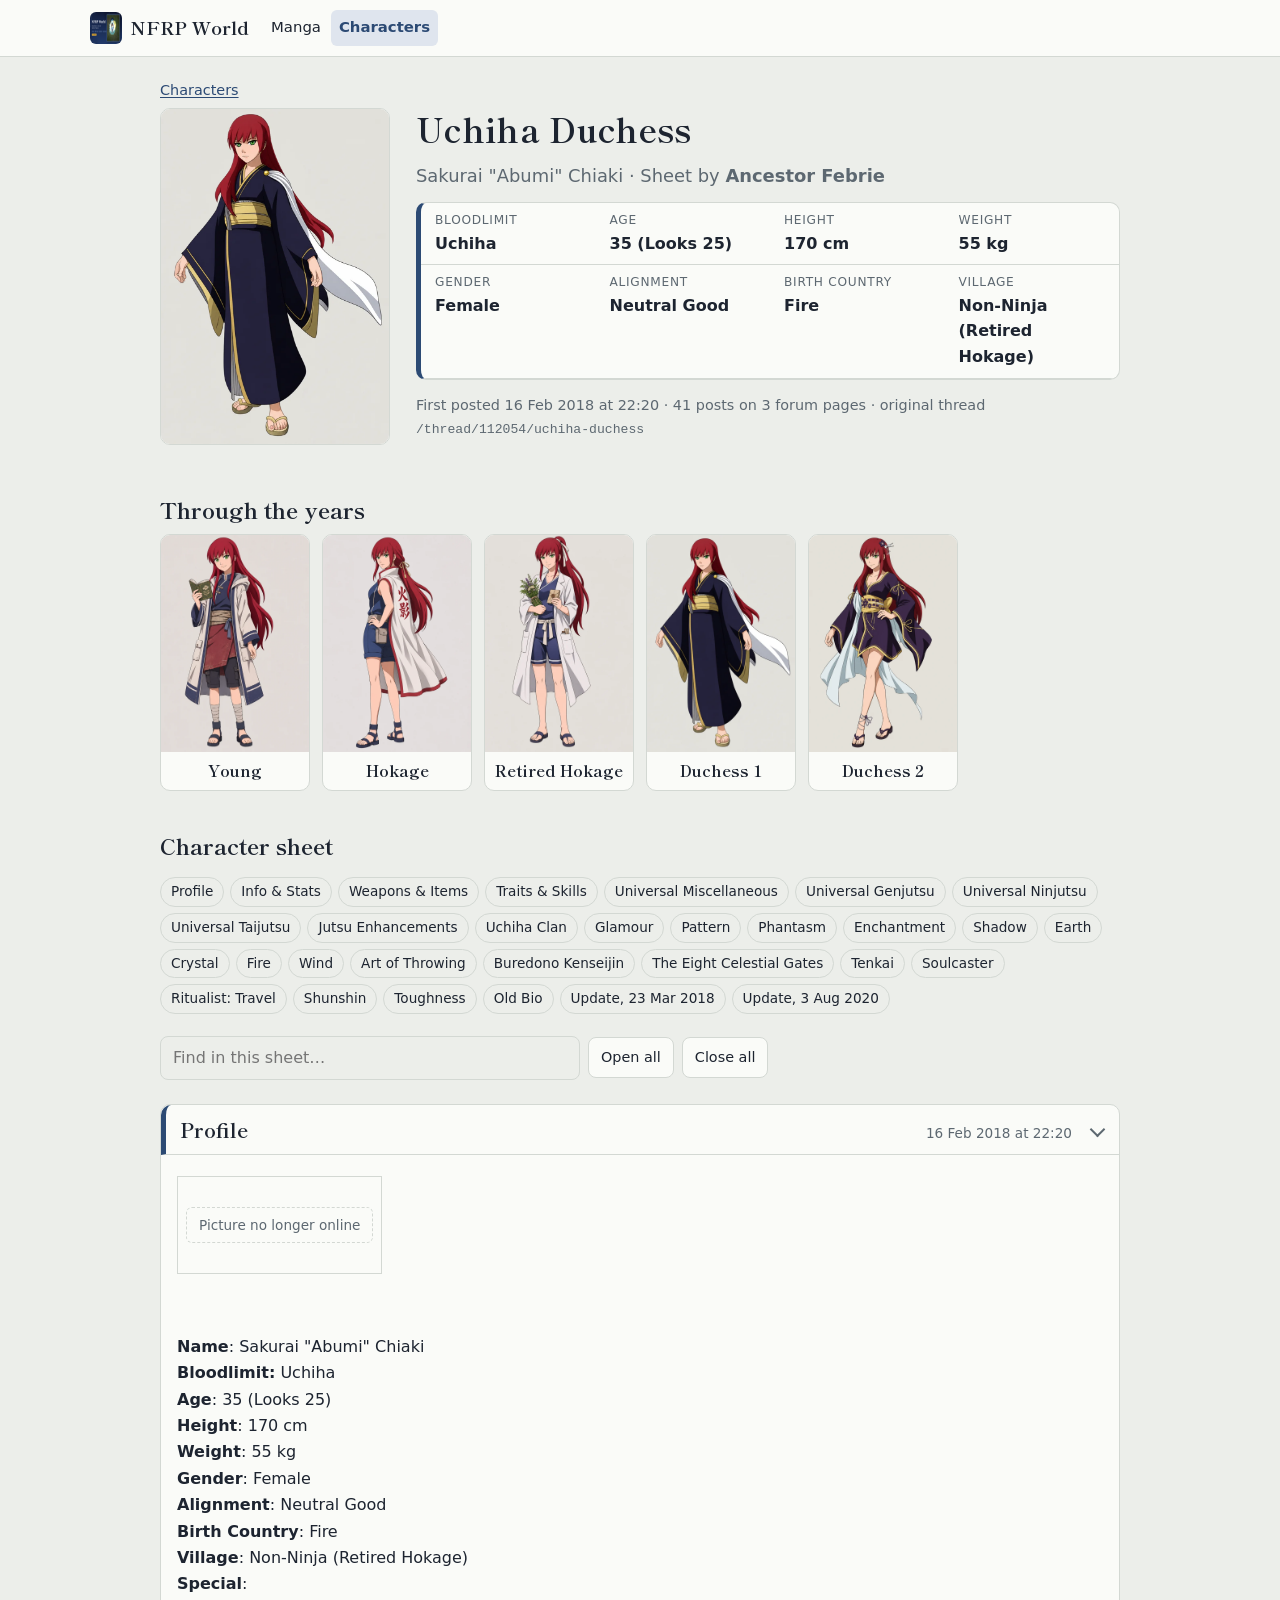
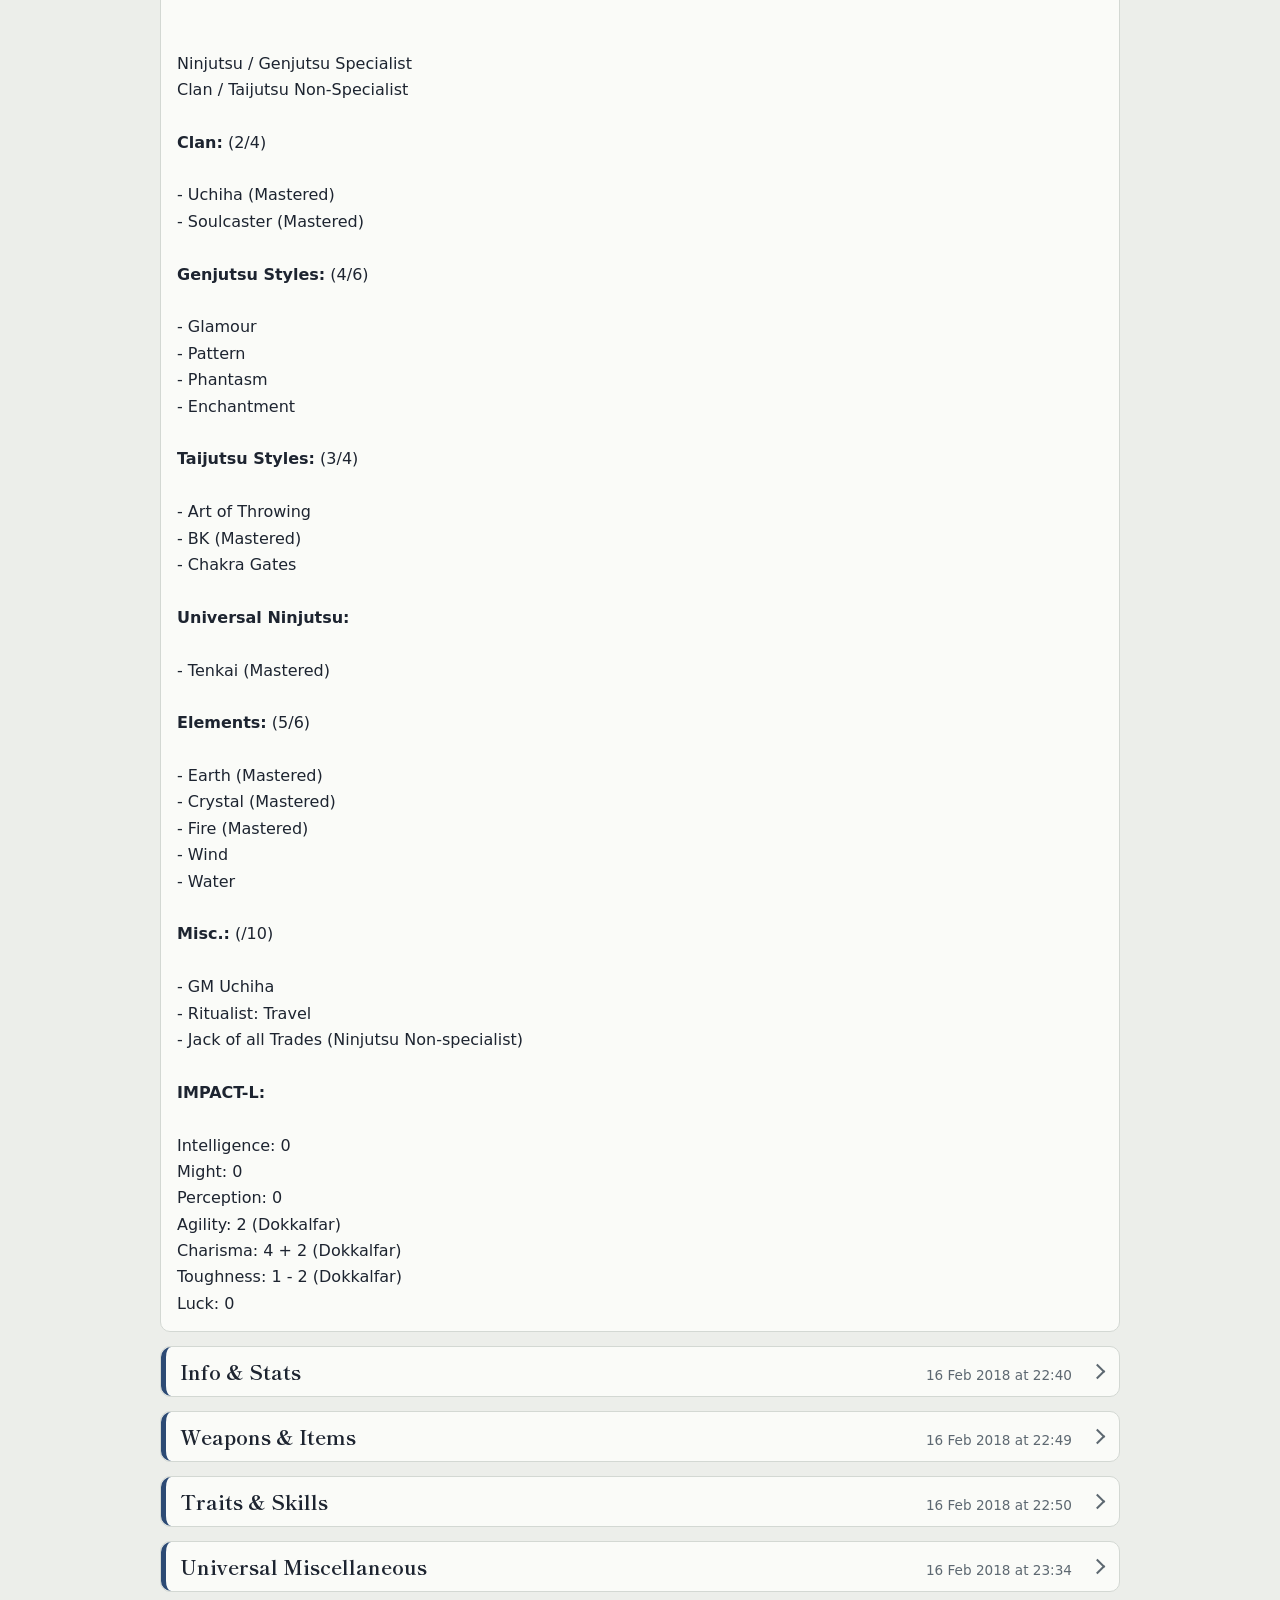
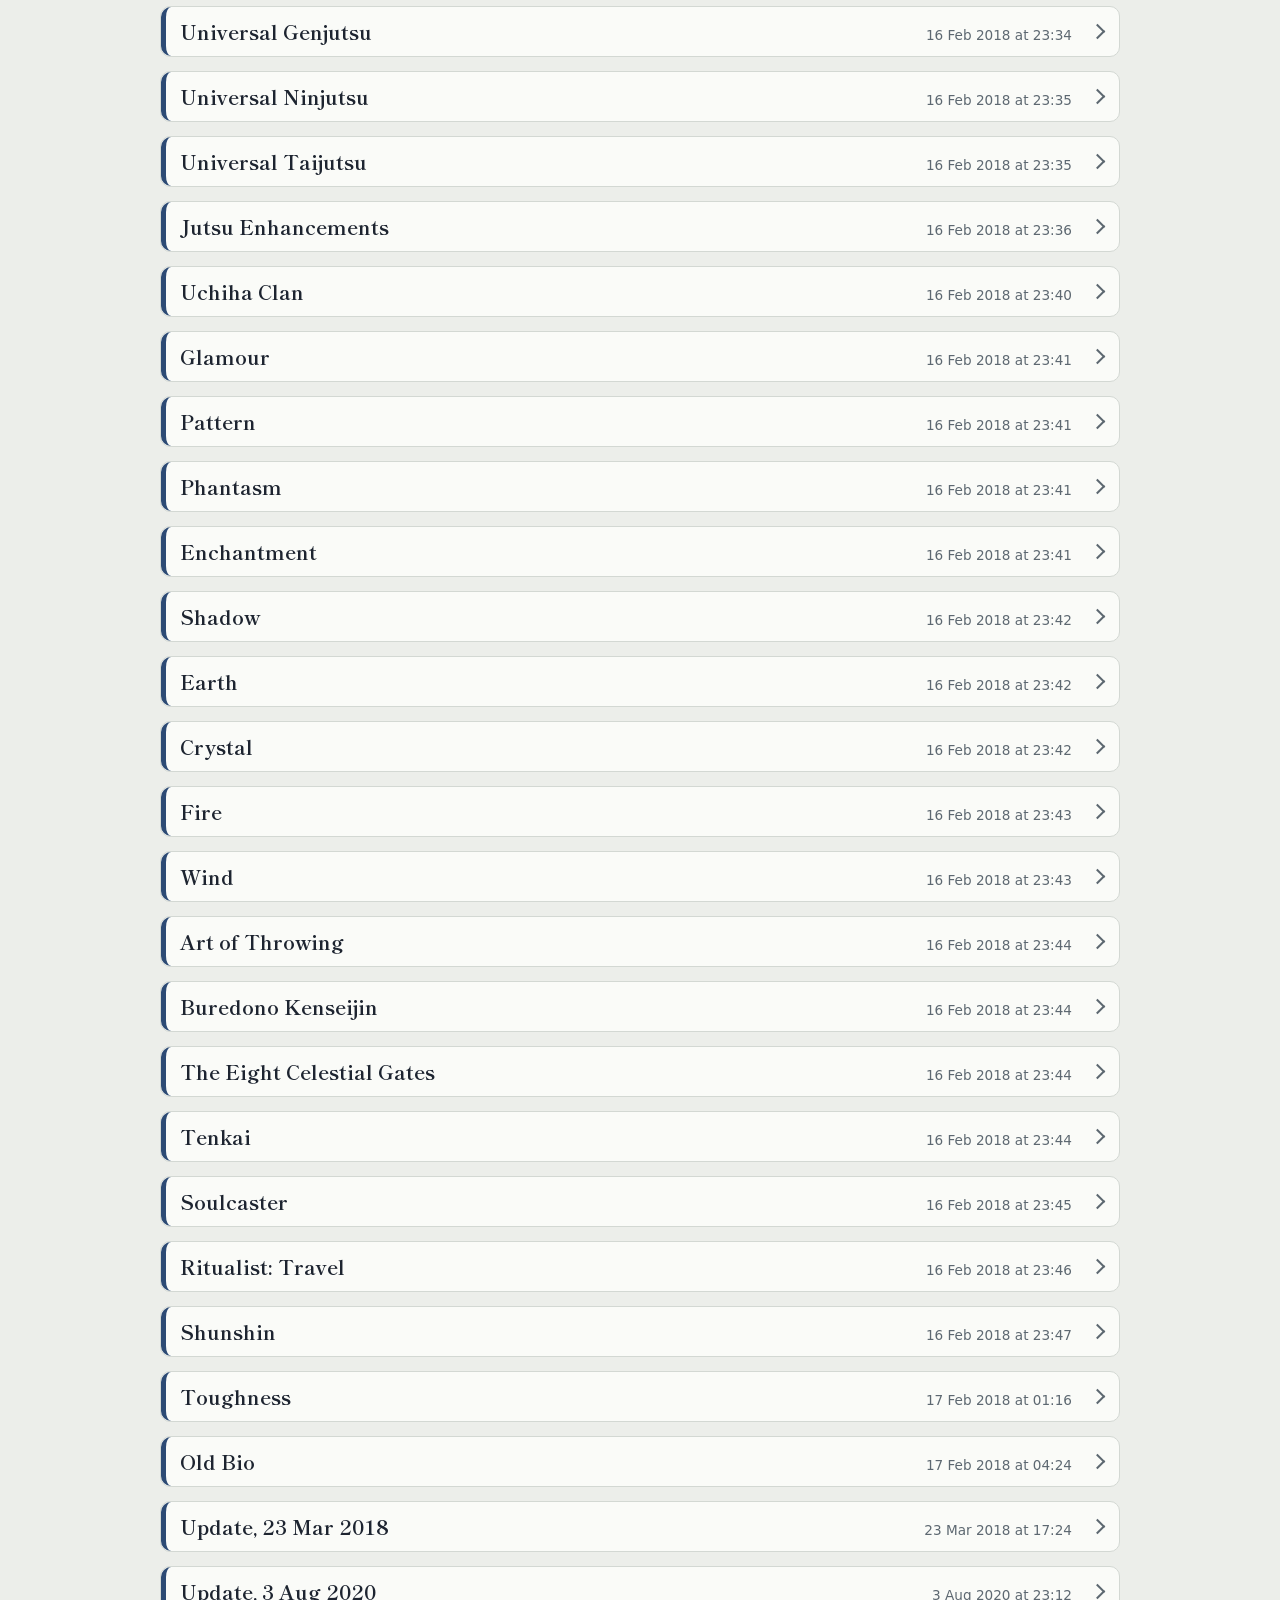
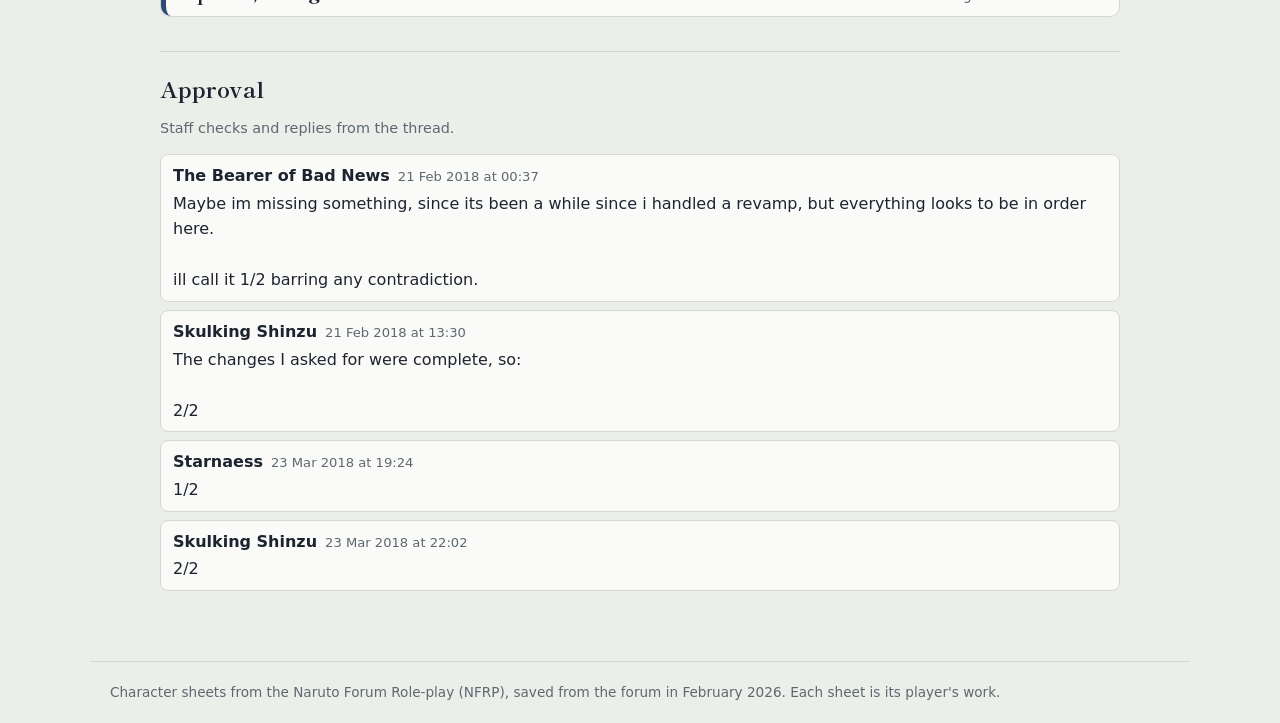
<file: characters/uchiha-duchess.html>
<!doctype html>
<html lang="en">
<head>
  <meta charset="utf-8">
  <meta name="viewport" content="width=device-width,initial-scale=1">
  <title>Uchiha Duchess · NFRP World</title>
  <meta name="description" content="Uchiha Duchess, an NFRP character sheet by Ancestor Febrie.">
  <link rel="stylesheet" href="https://fonts.googleapis.com/css2?family=Shippori+Mincho:wght@600;700&amp;display=swap">
  <link rel="stylesheet" href="../assets/style.css">
  <link rel="stylesheet" href="../assets/characters.css">
  <link rel="icon" href="../assets/icon.png">
  <script src="../assets/characters.js" defer></script>
</head>
<body>
<header><div class="hin">
  <a class="brand" href="https://cassiegiang.github.io/NFRP-World-Wiki/"><img src="../assets/icon.png" alt=""><span>NFRP World</span></a>
  <nav aria-label="Site"><a href="../">Manga</a><a href="./" class="on">Characters</a></nav>
</div></header>
<main>

<p class="crumb"><a href="./">Characters</a></p>
<div class="chero">
<img class="portrait art" src="art/chiaki-duchess-1.webp" alt="Uchiha Duchess, Duchess 1">
<div class="cmeta"><h1>Uchiha Duchess</h1>
<p class="lead">Sakurai &quot;Abumi&quot; Chiaki · Sheet by <b>Ancestor Febrie</b></p>
<dl class="facts"><div><dt>Bloodlimit</dt><dd>Uchiha</dd></div><div><dt>Age</dt><dd>35 (Looks 25)</dd></div><div><dt>Height</dt><dd>170 cm</dd></div><div><dt>Weight</dt><dd>55 kg</dd></div><div><dt>Gender</dt><dd>Female</dd></div><div><dt>Alignment</dt><dd>Neutral Good</dd></div><div><dt>Birth Country</dt><dd>Fire</dd></div><div><dt>Village</dt><dd>Non-Ninja (Retired Hokage)</dd></div></dl>
<p class="meta">First posted 16 Feb 2018 at 22:20 · 41 posts on 3 forum pages · original thread <code>/thread/112054/uchiha-duchess</code></p>
</div></div>
<h2>Through the years</h2><div class="gallery"><figure><a href="art/chiaki-young.webp"><img src="art/chiaki-young.webp" alt="Uchiha Duchess, Young" loading="lazy"></a><figcaption>Young</figcaption></figure><figure><a href="art/chiaki-hokage.webp"><img src="art/chiaki-hokage.webp" alt="Uchiha Duchess, Hokage" loading="lazy"></a><figcaption>Hokage</figcaption></figure><figure><a href="art/chiaki-retired-hokage.webp"><img src="art/chiaki-retired-hokage.webp" alt="Uchiha Duchess, Retired Hokage" loading="lazy"></a><figcaption>Retired Hokage</figcaption></figure><figure><a href="art/chiaki-duchess-1.webp"><img src="art/chiaki-duchess-1.webp" alt="Uchiha Duchess, Duchess 1" loading="lazy"></a><figcaption>Duchess 1</figcaption></figure><figure><a href="art/chiaki-duchess-2.webp"><img src="art/chiaki-duchess-2.webp" alt="Uchiha Duchess, Duchess 2" loading="lazy"></a><figcaption>Duchess 2</figcaption></figure></div>
<h2>Character sheet</h2>
<nav class="toc" aria-label="Sections"><a href="#s1067109">Profile</a><a href="#s1067111">Info &amp; Stats</a><a href="#s1067113">Weapons &amp; Items</a><a href="#s1067114">Traits &amp; Skills</a><a href="#s1067116">Universal Miscellaneous</a><a href="#s1067117">Universal Genjutsu</a><a href="#s1067118">Universal Ninjutsu</a><a href="#s1067119">Universal Taijutsu</a><a href="#s1067120">Jutsu Enhancements</a><a href="#s1067121">Uchiha Clan</a><a href="#s1067122">Glamour</a><a href="#s1067123">Pattern</a><a href="#s1067124">Phantasm</a><a href="#s1067125">Enchantment</a><a href="#s1067126">Shadow</a><a href="#s1067128">Earth</a><a href="#s1067129">Crystal</a><a href="#s1067130">Fire</a><a href="#s1067131">Wind</a><a href="#s1067132">Art of Throwing</a><a href="#s1067133">Buredono Kenseijin</a><a href="#s1067134">The Eight Celestial Gates</a><a href="#s1067136">Tenkai</a><a href="#s1067137">Soulcaster</a><a href="#s1067138">Ritualist: Travel</a><a href="#s1067139">Shunshin</a><a href="#s1067146">Toughness</a><a href="#s1067161">Old Bio</a><a href="#s1071252">Update, 23 Mar 2018</a><a href="#s1122565">Update, 3 Aug 2020</a></nav>
<div class="toolbar"><input type="search" id="filter" placeholder="Find in this sheet…" aria-label="Find in this sheet"><button type="button" data-all="1">Open all</button><button type="button" data-all="0">Close all</button><span class="count" id="count"></span></div>
<details class="sec" id="s1067109" open><summary><span class="st">Profile</span><small>16 Feb 2018 at 22:20</small></summary><div class="body post"> <div><div><table><tbody><tr><td><div><br/><img alt="" class="pic" loading="lazy" onerror="this.replaceWith(Object.assign(document.createElement('span'),{className:'gone',textContent:'Picture no longer online'}))" src="http://i668.photobucket.com/albums/vv46/jednou/Mo%20Village/Yukata20Duchess_zpsdwhv0dub.jpg"/></div><br/></td></tr></tbody></table></div><br/><br/><b>Name</b>: Sakurai "Abumi" Chiaki<br/><b>Bloodlimit:</b> Uchiha<br/><b>Age</b>: 35 (Looks 25)<br/><b>Height</b>: 170 cm<br/><b>Weight</b>: 55 kg<br/><b>Gender</b>: Female<br/><b>Alignment</b>: Neutral Good<br/><b>Birth Country</b>: Fire<br/><b>Village</b>: Non-Ninja (Retired Hokage)<br/><b>Special</b>:</div><br/><br/>Ninjutsu / Genjutsu Specialist<br/>Clan / Taijutsu Non-Specialist<br/><br/><b>Clan:</b> (2/4)<br/><br/>- Uchiha (Mastered)<br/>- Soulcaster (Mastered)<br/><br/><b>Genjutsu Styles:</b> (4/6)<br/><br/>- Glamour<br/>- Pattern<br/>- Phantasm<br/>- Enchantment<br/><br/><b>Taijutsu Styles:</b> (3/4)<br/><br/>- Art of Throwing<br/>- BK (Mastered)<br/>- Chakra Gates<br/><br/><b>Universal Ninjutsu:</b><br/><br/>- Tenkai (Mastered)<br/><br/><b>Elements:</b> (5/6)<br/><br/>- Earth (Mastered)<br/>- Crystal (Mastered)<br/>- Fire (Mastered)<br/>- Wind<br/>- Water<br/><br/><b>Misc.:</b> (/10)<br/><br/>- GM Uchiha<br/>- Ritualist: Travel<br/>- Jack of all Trades (Ninjutsu Non-specialist)<br/><br/><b>IMPACT-L:</b><br/><br/>Intelligence: 0<br/>Might: 0<br/>Perception: 0<br/>Agility: 2 (Dokkalfar)<br/>Charisma: 4 + 2 (Dokkalfar)<br/>Toughness: 1 - 2 (Dokkalfar)<br/>Luck: 0</div></details>
<details class="sec" id="s1067111"><summary><span class="st">Info &amp; Stats</span><small>16 Feb 2018 at 22:40</small></summary><div class="body post"><b><div>Info &amp; Stats</div></b><br/><br/><b>Personality</b>: <blockquote><br/><div>Chiaki was born as a very curious child, always wondering around the house finding hidden places, strange items she couldn't understand. This trait made her very open to strangers at first, she tried to please the others by answering their questions however the payback was costly for them. Sometimes her questions could become very pushy and on some occasions they were interpreted as rude always got her scolded by her parents. Her curiosity pushed her towards lots of reading, book were the best place to gain interesting information and views someone else might had.<br/><br/>As she grew her curiosity diminished thanks to the constant study drilling of her teachers they sated the demon inside the child although not completely. Her lessons comprised of many things a child would need to, such as writing, reading, counting, cooking and such. Learning all that normal stuff however became boring in a long run which led to her developing a sneaky side. She would often sneak away in secret to go watch the medics at their hospital try doing their chakra stuff. Chiaki's diligent side could almost grasp the workings of how chakra worked but could never succeed on her own.<br/><br/>The girl grew up to be a very kind and caring person, no doubt the influence from her parents who were herbalists and doctors. They taught her the craft, starting with the basics of being a doctor which is to help no matter what. Chiaki on many attempts to reviving a dead animal didn't want to try giving up, even after they have been diagnosed by a professional, she would stay a day or two longer trying to heal them. After she had given up she would try blaming herself, the girl is pretty hard on herself sometimes. That is a good thing though, her inability pressed her to complete better healing techniques,<br/><br/>From the start she wasn't much of a diplomat, she could be sweet and courteous but there always lacked something. Could it be that she lacked the popular humor many people in power had? Her humour was always somewhat iffy, sarcastic maybe. The fact remained that she didn't like telling jokes too much appearing serious to others. Not many would crack a joke while she was around, they thought she would strike them down if they did. <br/><br/>Chiaki wasn't really a normal teen then later adult, while the other girls were relatively noticing the opposite gender this trend seems to have passed her from one ear to the other side without sinking in. It was always the books that kept her busy instead, the normal school life just passed by her while she read under the tree in a shade. Later when she was admitted to the academy she stopped reading and concentrated more on what was going on in class however the topic of the opposite gender always passed her.</div></blockquote><b>Appearance</b>: <blockquote><br/><div><div><table><tbody><tr><td><img alt="" class="pic" loading="lazy" onerror="this.replaceWith(Object.assign(document.createElement('span'),{className:'gone',textContent:'Picture no longer online'}))" src="http://img366.imageshack.us/img366/28/chiakiel9.jpg"/><br/></td></tr></tbody></table></div></div><br/><br/><div>Chiaki has a long red hair that is always let down with a forehead protector on it. Occasionally they would be tied to a pigtail enabling her to move and do work easier. Her face looks pretty delicate which she inherited from her mother, round with soft skin as expected of a teen. She has glowy green eyes shining with wisdom and kindness and a nice wide smile that many of her classmates love. Her small nose complemented the rest of her facial features.<br/><br/>Chiaki's body seems to be mature, developed almost past her teens it would seem although age spoke otherwise. She is quite tall for her age, towering the others by 5 or so cm. Long slender legs added to her curves showed very well under the normal clothes she wore. Her wardrobe changes to suite the situation. When training she wears blue shirt with a ribbon and loose red miniskirt. She also wears a long white and blue coat with a hood but rarely does she put it on. To a feast or special event Chiaki would wear a beautiful red long dress that match with her hair. <br/><br/><b>After Time Skip:</b></div><br/><br/><div><div><table><tbody><tr><td><img alt="" class="pic" loading="lazy" onerror="this.replaceWith(Object.assign(document.createElement('span'),{className:'gone',textContent:'Picture no longer online'}))" src="http://img22.imageshack.us/img22/4742/erochiaki.jpg"/><br/></td></tr></tbody></table></div></div><br/><br/><div>By this time the girl has turned into a woman, she was no longer growing in the important areas. Her face gained a few imperfections however that was nothing to worry about, any make-up could erase those. Her face was still very clean, pure and had a nice tone to the skin and looked very much younger than her age suggested. She was still tall, but one could just say she was average in that department now, a few others have outgrown her significantly. She gained a bit of a weight too, not a lot to be worth mentioning and more importantly it didn't show.<br/><br/>Her attire has changed a little, these days she fashioned sleeveless shirts of all sorts of color depending on the mood during the day and short trousers usually in blue. After becoming the stand in Hokage she wore a coat which had a Hokage symbol on the back however her term didn't last long and at a later date she stopped wearing the coat, instead it was replaced by a white doctor coat when she retired altogether as a ninja of the village to take up upon her duty to help the weak and sickly.</div><br/><br/><b>When Duchess:</b><br/><br/><div><div><table><tbody><tr><td><img alt="" class="pic" loading="lazy" onerror="this.replaceWith(Object.assign(document.createElement('span'),{className:'gone',textContent:'Picture no longer online'}))" src="http://i668.photobucket.com/albums/vv46/jednou/Chiakismaller.jpg"/><br/></td></tr></tbody></table></div></div><br/><br/><div>Soon after retiring she was called back home to Mo, the origin of her parents where she was given the heirship of the Duchy. By doing many new duties as an heiress her face grew visibly tired, her smile vanished under the pressure of politics but she was still young as ever. <br/><br/>When she became the Duchess of Mo she changed her attire a bit. She wears the dark blue kimono with golden laces and her sash that bounds the the kimono is glossy silver. She wears a white cloak over her left shoulder with Japanese symbols for Duchess. Chiaki's tessen sheath is always oh her back over her right shoulder.</div></blockquote><br/><b>History</b>: <blockquote><br/><div>Chiaki was born in the Leaf Village as an Uchiha. Her family lived in a large house that was filled with books. The house was always clean and smelled good due to herbs that were kept in the storage room. Her parents were an ordinary pair of people who's job was to make medicals. Little did Chiaki know, her parents were rebelling against becoming the next in line for Mo. Since she was small, her mom and dad taught her about many uses of herbs. As time passes, Chiaki had a wider and wider knowledge of herbalism that her parents acknowledged. Chiaki's parents intended her to continue in their work so they began to teach her advanced techniques on making medicals from the herbs. Fortunately Chiaki was very interested in the studies and quickly learned what their parents had to teach.<br/><br/>Sometimes in her free time, she would sit under a tree by the meadows near her parent's house and read stories about medical ninjas and their bravery. She reads about how they go and save the lives of their comrades. She liked these stories until becoming a herbalist ninja was her dream. Although she loved and trusted her parents, she never told them about her dream, she thought that they would not understand. At times, Chiaki would sneak away from her parents into the local hospital to watch medical ninjas work with herbs. What she didn't know is that her parents knew about all this. Just before the Uchiha massacre, the whole family got forced back to Mo where the royal guards managed to protect their identifies and thus escaped the whole massacre. Later her parents gave up the right to inherit Mo to their daughter.<br/><br/>When it was time the children could be entered into the academy Chiaki's parents ask her, what she would like to do when she grows up. Chiaki said immediately: "I want to be just like you dad and mum." and she looked away trying to hide her true emotions from the parents. Chiaki's dad smiled and said: "Well we know that is not true. Would you like to become a ninja?. "How did you... know?" Chiaki asked and her heart was beating rapidly as she was getting excited. Chiaki yelled: Yes dad, I want to be a ninja!!"". Her parents looked at each other and both smiled when they told her that she will be enlisted to the academy the next day. By this they were hoping to prepare her for martial prowess that was required of a Duchess.<br/><br/>Soon Chiaki began to go to the ninja academy. She was among the best students in her class, always happy to learn from the teachers. She is known as a hard worker and <br/>a learned, in the ways of herbalism. Chiaki was bright and beautiful, that combination made her very desirable. Her classmates were interested in her which means she also made a lot of enemies on the girls side. At the academy she excelled at Genjutsu. She could outsmart most of the guys in her class and was a model for the others, from the teacher's point of view. Chiaki graduated the academy with top marks and now is pursuing her dream of becoming a ninja.<br/><br/>After some time the teen turned to an adult who would be loved by many in the village leading to her rise as a stand in Hokage. Although her term wasn't a long one she nonetheless gained experiences running a constitution, later resulting in being chosen as an heiress to the Mo Duchy. She couldn't find solace in going into combat and having to take lives and so the only logical decision came to her, retirement. Chiaki became a dedicated herbalist instead helping the weak and sickly with not much money for proper treatment. That also came to a halt right after she was made an heiress to the Mo Duchy and then becoming the Duchess herself. She has reigned for quite some time now, even genetically modified her three daughters.<br/><br/><b>Achievements:</b><br/><br/>- Genin (Retired)<br/>- Juudaime Hokage - Not dignified (Retired)<br/><br/><b>Basic Stats</b><br/><br/>Armor: 230 + 100 Temp + 1 + 150 Base<br/>Willsave: 58/66 (Fear/Gen) + 10 Base<br/>Gen Attack: 20/24 (Sharingan)/26 (Pattern)<br/>Dodge: 11<br/>DR: 5/-<br/>Fortitude: 12 + 1 + 10 Base (*Resillient)<br/>Movements: 5 + 9 Base<br/>Handseals: 100 + 1/3 Redux<br/>Sleight of Hand: 210<br/>Observasion: 130<br/><br/></div><br/></blockquote></div></details>
<details class="sec" id="s1067113"><summary><span class="st">Weapons &amp; Items</span><small>16 Feb 2018 at 22:49</small></summary><div class="body post"><b><div>Weapons &amp; Items</div></b><br/><br/><b>Primary Weapons</b>: <br/><span class="tn">Fan, War (Overview)</span><span class="k">Rank:</span> <i class="seal">C</i> <br/><span class="k">Type:</span> Main, Slashing, Fan<br/><span class="k">Effect:</span> A large fan designed for use in warfare and martial arts. Fans are used for offensive and defensive purposes.<br/><span class="k">Special:</span> ---<br/><span class="k">Drawback:</span> ---<br/><span class="k">Description:</span> A Two-Handed Weapon. These weapons do +8 Amour Points of Damage. This weapon appears to the untrained eye as nothing more than a beautifully crafted fan. Large fans tend to be used for recreational purposes and not for combat. These fans are crafted from steel, and the tips are needle sharp. These weapons are too large to create a feint and make an opponent think it is a normal fan. These items are normally larger and longer than 1.2 m (4 feet). If the user learns Wield Oversized Weapon the user is able to wield the weapon 1-handed.<br/><span class="k">Limit:</span> These items may be bought inside any Weapon Shop.<br/><span class="k">Cost:</span> 8,000 Ryo<br/><span class="tn">Tactical Gloves</span><span class="k">Rank:</span> <i class="seal">C</i> <br/><span class="k">Type:</span> Equipment<br/><span class="k">Effect:</span> A Tactical Accessory that helps the User in protecting the hands with ropes, and using wires, as well as melee attacks.<br/><span class="k">Special:</span> ---<br/><span class="k">Drawback:</span> ---<br/><span class="k">Description:</span> Picture-1, Picture-2. A metal plate is placed along the front end of the Gloves. This is to help the user against sharp melee attacks and the user has no weapon to defect but not wishing to harm their hand.<br/><span class="k">Limit:</span> This can be found within any Shop found in any Capital, or any Village<br/><span class="k">Cost:</span> 600 Ryo for the Pair<br/><span class="tn">2x Gauntlet (Overview) - - Knuckle buster with long sharp extension pointing downwards</span><span class="k">Rank:</span> <i class="seal">C</i> <br/><span class="k">Type:</span> Main, Bludgeoning/Piercing/Slashing, Gauntlet<br/><span class="k">Effect:</span> A defensive and offensive armour used as a weapon or protection for the user's arms.<br/><span class="k">Special:</span> ---<br/><span class="k">Drawback:</span> ---<br/><span class="k">Description:</span> A Light Weapon. These weapons do +3 Amour Points of Damage. Metal or armoured gloves that allow the user to deal lethal damage with unarmed strikes. A strike with a gauntlet is otherwise considered an unarmed attack. The opponent cannot use a disarm action to disarm a user with gauntlets on unless they remove the gauntlets completely. Examples of Gauntlets: Brass Knuckles, Cestus, and Gauntlets.<br/><span class="k">Limit:</span> These items may be bought inside any Weapon Shop.<br/><span class="k">Cost:</span> 2,500 Ryo Each<br/><span class="tn">2x Greaves (Overview)</span><span class="k">Rank:</span> <i class="seal">C</i> <br/><span class="k">Type:</span> Main, Bludgeoning/Piercing/Slashing, Greaves<br/><span class="k">Effect:</span> A defensive and offensive armour used as a weapon or protection for the user's legs.<br/><span class="k">Special:</span> ---<br/><span class="k">Drawback:</span> ---<br/><span class="k">Description:</span> A Light Weapon. These weapons do +3 Amour Points of Damage. Metal or armoured leg protectors that allow the user to deal lethal damage with their legs as unarmed strikes. A strike with a greave is otherwise considered an unarmed attack. The opponent cannot use a disarm action to disarm a user with greaves on unless they remove the greaves completely.<br/><span class="k">Limit:</span> These items may be bought inside any Weapon Shop.<br/><span class="k">Cost:</span> 2,500 Ryo Each<br/><span class="tn">2x Gauntlet (1 with Shock Enhancement)</span><span class="k">Rank:</span> <i class="seal">C</i> <br/><span class="k">Type:</span> Main, Bludgeoning/Piercing/Slashing, Gauntlet<br/><span class="k">Effect:</span> A defensive and offensive armour used as a weapon or protection for the user's arms.<br/><span class="k">Special:</span> ---<br/><span class="k">Drawback:</span> ---<br/><span class="k">Description:</span> A Light Weapon. These weapons do +3 Amour Points of Damage. Metal or armoured gloves that allow the user to deal lethal damage with unarmed strikes. A strike with a gauntlet is otherwise considered an unarmed attack. The opponent cannot use a disarm action to disarm a user with gauntlets on unless they remove the gauntlets completely. Examples of Gauntlets: Brass Knuckles, Cestus, and Gauntlets.<br/><span class="k">Limit:</span> These items may be bought inside any Weapon Shop.<br/><span class="k">Cost:</span> 2,500 Ryo Each<br/><span class="tn">Sword, Longsword (Overview)</span><span class="k">Rank:</span> <i class="seal">C</i> <br/><span class="k">Type:</span> Main, Slashing, Sword<br/><span class="k">Effect:</span> A weapon with a long metal blade and a hilt with a hand guard.<br/><span class="k">Special:</span> ---<br/><span class="k">Drawback:</span> ---<br/><span class="k">Description:</span> A One-Handed Weapon. These weapons do +8 Amour Points of Damage. A longsword (also spelled long sword, long-sword) is a type of sword characterized as having a cruciform hilt with a grip for two handed use and a straight double-edged blade of around 100–122 cm (39–48 in). The longsword is characterised not so much by a longer blade, but by a longer grip, which indicates a weapon designed for2-handed use or 1-handed use. Examples of Longswords: Katana, Jian, Tachi, Scimitr, Shinai, and Waster.<br/><span class="k">Limit:</span> These items may be bought inside any Weapon Shop.<br/><span class="k">Cost:</span> 4,000 Ryo<br/><span class="tn">2x Sword, Short (Overview)</span><span class="k">Rank:</span> <i class="seal">C</i> <br/><span class="k">Type:</span> Main, Piercing/Slashing, Sword<br/><span class="k">Effect:</span> Swords that slash hack, dice and anything else within this genre that reaches a certain length.<br/><span class="k">Special:</span> ---<br/><span class="k">Drawback:</span> ---<br/><span class="k">Description:</span> A sword with a blade that ranges between 1 and a half feet to 3 feet. These swords can be any types such as the Short Sword, or the Tanto, Baselard, Cinquedea, Gladius, Kodachi, Xiphos or even the Mechete.<br/><span class="k">Limit:</span> These types of weapons may be capable of being bought inside any Weapon Shop<br/><span class="k">Cost:</span> 2,000 Ryo<br/><span class="tn">Benihime (Crimson Princess)</span><span class="k">Rank:</span> <i class="seal">A</i> <br/><span class="k">Type:</span> Main, Longsword, Slashing/Piercing<br/><span class="k">Effect:</span> In comparison to the other great swords, a small, oddly-shapen sword that is used carefully and with great skill and precision to effectively slice, dice, and parry attacks.<br/><span class="k">Special:</span> The user must undergo a sort of training dedicated to the Sword itself. Reasons for this is because of how special the sword is. Beyond that, a required Ritual will be in place in order to use the full powers of the sword. A "B" Class Character has the best chance into mastering the weapon to its full potential.<br/><span class="k">Drawback:</span> Do to the weapon's massive size and weight it is quite difficult to wield the weapon properly. That is why it is best to go off and train into the weapon in order to be capable of using it properly. The weapon is somewhat of an eyesore as well, and quite dangerous looking so it may bring on lookers to watch and see.<br/><span class="k">Description:</span> Picture. Benihime is an oddly-shaped sword. Combined with an elaborate guard, a bent hilt, and a straight, one-sided blade, many often wonder how the blade is effective in combat. However, the answer comes from the way the guard is shaped and the way that the hilt is shaped. The sword is usually held with the hilt's bent edge point towards the user, so that when they are bracing against an incoming attack, they have a great body support than that of the average sword. The guard itself has many serrated edges towards the top, making it capable of locking in a blade after a successful parry, allowing the user a much easier way of disarming the opponent. The entire weapon is 42 inches long.<br/><span class="k">Limit:</span><br/>The user must be at least B Ranked.<br/>Must be a Taijutsu Specialist or higher.<br/>Must be capable of molding chakra.<br/>Cannot be purchased in any ninja village.<br/>There is only a 40% chance a store will carry this weapon.<br/><br/><span class="k">Cost:</span> 30,000 Ryo<br/>Note: Gained Benihime through Gift Giver<br/><span class="tn">Sky Twins - Misora (Beautiful Sky) and Kurozora (Dark Sky)</span><span class="k">Rank:</span> <i class="seal">S</i> <br/><span class="k">Type:</span> Primary<br/><span class="k">Effect:</span> Pair of swords connected with a highly elastic cord that allows one to throw them and have them return. These blades also allow the user to channel their chakra in a special way that allows for advanced wind manipulation combat techniques.<br/><span class="k">Special:</span> --<br/><span class="k">Drawback:</span> --<br/><span class="k">Description:</span> Misora is a blade that has an elegant design. It has a slim handle and a comfortable grip. Misora is a white blade with black handle. Misora also has elegant etchings into the sides of the blade that allow the blade swings to subtlely alter wind currents it travels though to make the wind a bit calmer. Kurozora on the other hand is a black blade with a white handle and has a very dangerous looking hilt with a bladed hand guard, it has a grip that although comfortable is more designed for combat then Misora. it has jagged looking design on the sides of the blade that give the blade a minor effect on wind every time it is swung with so that it makes the wind currents a bit more wild. Both are connected through a very strong and hard to break band made of an unknown material. The band can stretch to great lengths when the user is fully trained with the blades, the longest length in legend is 50 meter; however it always returns to its natural length which is just long enough to allow a person to use most normal sword techniques. The blades themselves are almost weightless and when held will feel like they weight nothing at all. This light weight makes the swords deal a little less damage naturally, but they are stronger than most swords, and it is rumored that they are tougher then normal swords and are even more difficult to break then the band that connects them. The light weight however is a testament to their affinity with the sky as it the story behind the blades is that they wish to fly and that only they can touch the sky. The legend behind the blades has been obscured in mystery do to the age of these blades and it has also been rumored that there was a copy of them made. The swords have a very high affinity towards the wind element and they will manipulate any wind change that is funneled through them to make some wind techniques quicker to use, effectively the swords are used to channel and manipulate wind currents and wind chakra. They give a user far more control over the wind and air around them allowing for complex wind techniques. However doing this requires special training. If a person does not have wind release however the swords will attempt to reject the user by becoming heavier and acting like normal swords and the band becoming ridged and inflexible making them more a hindrance then a blessing when used.<br/><span class="k">Limit:</span> Wind Release, Must have creators permission to gain. Only two sets exist.<br/><span class="k">Cost:</span> 30,000 Ryo<br/><br/><b>Secondary Weapons</b>: <br/><br/>10 Large Utility Pouches [130/150 slots]<br/>2 Scroll: Huge with custom techs left in Palace thread<br/>198 Kunai (Hiraishin seal) [99 slots]<br/>40 Scroll: Tag, Explosive (Force) (10 tags attached to 10 kunai)<br/>20 Grenade: Smoke [20 slots]<br/>1 slot of senbon <br/><br/>Tactical Vest [1/18]<br/><ul><li>20 Senbon [1]<br/></li></ul><br/><br/>Holster (Cards) [4/4]<br/><ul><li>4x Paper (Cards) decks - 220 cards (Hiraishin marked)<br/></li></ul><br/><br/>Rituals:<br/><span class="tn">Hidden Soul (Applied, 1 gemstone in possession of Suzume in Fort Al-Meid)</span><span class="k">Rank:</span> <i class="seal">S</i> <br/><span class="k">Type:</span> Restoration Ritual<br/><span class="k">Effect:</span> The user places a piece of their soul into a small gemstone, which creates a shelter for the soul to hide in, should the body be destroyed.<br/><span class="k">Special:</span> To perform: 8 hours; <span class="k">Duration:</span> Special<br/><span class="k">Drawback:</span> ---<br/><span class="k">Description:</span> The user removes a fragment of a willing or helpless target's soul with this ritual, allowing the target to avoid many of the Raise Dead ritual's limitations. This ritual places a shard of the target's soul in a specially prepared gemstone worth at least 20,000 Ryo (Not included with Performance Price). The loss of the soul shard forces the target to lose a piece of their soul that cannot be regained until the soul shard is returned to the target. The gem containing the soul shard may be used as if it were a body part for the Raise Dead Ritual and ignores the 30 day limit normally associated with Raise Dead. If the gem is put in contact with the corpse of the target, it will restore the target to life as per the Raise Dead Ritual, though no component cost is paid. Either method of using the gem to return the target to life restores the soul shard to the target and shatters the gem. The target of this ritual cannot pass onto any sort of afterlife as long as the gem containing its soul survives, even if it dies of old age or by other means Raise Dead cannot remedy. If the gem is destroyed, the soul shard returns to the target immediately without harm to the target.<br/><span class="k">Limit:</span> Must be a Ritualist for Restoration Rituals.<br/><span class="k">Cost:</span> Market Price: 48,000 Ryo Performing Price: 36,000 Ryo<br/>Misc: <br/><br/>Two doses of Pargen<br/>A Mobile Operations Bag Large<br/>Six slots of blood clot pills<br/>Flying Destruction Machine<br/>single dose of Bittermourn<br/>full bottle of sake<br/>20 slots of tremor stones<br/>crystal ball<br/>pressure gauntlet<br/>A triple utility pouch<br/>Book: Textbook: Botany Studies - Rural Region[<br/>Gas Mask<br/>1x Rebreather<br/>Hoverboard + Reference Book Hoverboard<br/>More miscs:<br/><span class="tn">Scroll: Map: Known World (amazing quality) (hiraishin marked)</span><span class="k">Rank:</span> <i class="seal">B</i> <br/><span class="k">Type:</span> Main, Book, Scroll, Map<br/><span class="k">Effect:</span> A map of any of the world's main continuous expanses of land.<br/><span class="k">Special:</span> ---<br/><span class="k">Drawback:</span> ---<br/><span class="k">Description:</span> Known World; entire Known World. Known World Map's dimensions are 40 inches by 24 inches. Known World Maps list the Continents, Nations, and City Capitals, of those Nations that reside within the Known World. The Known World Map also states the Oceans, Bays, and Near By Islands associated to the Known World. The Maps may be folded and can fit inside Map Holders found in Vests.<br/><span class="k">Limit:</span> These items may be bought inside any Book Shop.<br/><span class="k">Cost:</span> 3,000 Ryo Each<br/><span class="tn">Compass Gyrocompass (Overview)</span><span class="k">Rank:</span> <i class="seal">C</i> <br/><span class="k">Type:</span> Main, Gadget, Survival, Compass<br/><span class="k">Effect:</span> A nonmagnetic compass in which the direction of true north is maintained by a continuously driven gyroscope whose axis is parallel to the earth's axis of rotation.<br/><span class="k">Special:</span> ---<br/><span class="k">Drawback:</span> ---<br/><span class="k">Description:</span> Picture A Gyrocompass harnesses the force of gravity to a gyrowheel so that the axis of the wheel will always seek the north-to-south line. This sophisticated compass always finds true north, rather than magnetic north. It is also unaffected by external magnetic fields, unlike magnetic compasses. Most large sea-going vessels use a gyrocompass as part of their navigation system. Without a Compass there is a percentile chance the user will not be able to determine True North depending on their Geographical location.<br/><span class="k">Limit:</span> These items may be bought inside any Gadget Shop.<br/><span class="k">Cost:</span> 10,000 Ryo Each<br/><br/>some more stuff:<br/><br/>Tactical Vest + Fire Resist <br/>Patrol Pack + Deep Pockets<br/>16x Utility Pouches + 1x Deep Pocket<br/>Footwear + Fire Resist<br/>Robe + 5x Half Pouch + Fire Resist<br/>Cloak + 5x Half Pouch + Fire Resist<br/><br/><div><div><span class="tn">Vest, Tactical</span><span class="k">Rank:</span> <i class="seal">C</i> <br/><span class="k">Type:</span> Main, Slot Holder, 16 Pouches, Vest<br/><span class="k">Effect:</span> An overview vest normally worn by military style people. The vest is used to carry a plethora of items with ease of removal.<br/><span class="k">Special:</span> ---<br/><span class="k">Drawback:</span> --- <br/><span class="k">Description:</span> Picture A vest that can hold up to 16 individual pouches. A Tactical Vest is a Modular Lightweight Load-Carrying Equipment attached around the user's upper and lower torso. The Equipment may be attached along both sides of the vest. The Tactical Vest is designed to effective in distributing its weight throughout the user's torso. It has a quick-release system to remove the vest in emergencies, meant to help an alley get to an injured body. Greater coverage of the lower back, side torso, and shoulders. Modular webbing system for pouches. The vest is donned and removed using a hook-and-pile "cummerbund," which fastens around the waist, and a buckle atop each shoulder.<br/><span class="k">Limit:</span> These type of items may be bought inside any Tailor Shop.<br/><span class="k">Cost:</span> 4,500 Ryo Each.<br/><span class="tn">2x Fire-Resistant Clothing</span><span class="k">Rank:</span> <i class="seal">B</i> <br/><span class="k">Type:</span> Main, Slot Holder, 0 per Slot, Clothing<br/><span class="k">Effect:</span> Specially made clothing used against Fire.<br/><span class="k">Special:</span> ---<br/><span class="k">Drawback:</span> ---<br/><span class="k">Description:</span> Heavy clothing containing a layer of brick dust that protects the user from heat. The user gains a Fire Resistance 2 against fire attacks directed at or around the user's body, including walking across hot coals or even walking through a building on fire. Repeat or prolonged exposure to fire damage eventually burns the outer layer of the clothing, ruining them (typically after about 1d10+20 rounds of exposure).<br/><span class="k">Limit:</span> These type of items may be bought inside any Tailor Shop.<br/><span class="k">Cost:</span> +200% to Base Ryo per Article of Clothing.<br/><span class="tn">Pack, Patrol</span><span class="k">Rank:</span> <i class="seal">C</i> <br/><span class="k">Type:</span> Main, Slot Holder, 30 Slots, Wearable Container<br/><span class="k">Effect:</span> Patrol packs enable operatives to travel lighter and longer than is possible with traditional backpacks.<br/><span class="k">Special:</span> ---<br/><span class="k">Drawback:</span> ---<br/><span class="k">Description:</span> Picture A wearable container can hold up to 30 slots. The Modular Lightweight Load-Carrying Equipment Patrol Pack has a volume of approximately 1,500 cubic inches including the outside pocket that is specifically sized to house a standard protective mask and allow quick and easy access to it. The pack attaches to the pack frame on top of the Main Pack or is donned and doffed over a Tactical Vest. the exterior sides and outermost surface of the Patrol Pack contains webbing to accomplish secure attachment/detachment of other pouches. They can hold 2 pouches on each side. The pack is accessible through the top and has a flap covering the opening and providing water resistance. <br/><span class="k">Limit:</span> These type of items may be bought inside any Tailor Shop.<br/><span class="k">Cost:</span> 6,000 Ryo Each.<br/><span class="tn">2x Deep Pockets</span><span class="k">Rank:</span> <i class="seal">C</i> <br/><span class="k">Type:</span> Creation Ritual<br/><span class="k">Effect:</span> The user causes the slots of a garment to hold far more than they normally can.<br/><span class="k">Special:</span> To perform: 10 minutes; <span class="k">Duration:</span> Permanent<br/><span class="k">Drawback:</span> ---<br/><span class="k">Description:</span> When the ritual is performed, user chooses 1 pocket (apparel slot holder) can hold up 1.5 cubic feet in Volume (50 Slots). Items in the affected pockets do not change the form nor weight of the pocket (apparel slot holder). The garment's wearer can draw an item from an affected pocket as a Movement. <br/><span class="k">Limit:</span> Must be a Ritualist for Creation Rituals.<br/><span class="k">Cost:</span> Market Price: 12,000 Ryo Performing Price: 9,000 Ryo<br/><span class="tn">16x Pouch, Utility</span><span class="k">Rank:</span> <i class="seal">C</i> <br/><span class="k">Type:</span> Main, Slot Holder, 2 Slots, Pouch<br/><span class="k">Effect:</span> A long sized pouch capable of holding 2 slots of items of 8 inches in length.<br/><span class="k">Special:</span> ---<br/><span class="k">Drawback:</span> ---<br/><span class="k">Description:</span> Picture A leather, cloth, wooden material case that can easily hold 2 Scrolls. The Dimensions are 8 inches in height, 5 inches width and 2.5 inches in depth. This pouch is specifically designed for items with lengths longer than 4 inches. These pouches are primarily meant for scrolls, kunai, knives, senbon and other items with similar lengths. Utility Pouches may be sold individually and attached to belts or other strapped objects, or may be sold as part of Basic Clothing. Multiple Pouches may be purchased connected together.<br/><span class="k">Limit:</span> These type of items may be bought inside any Tailor Shop.<br/><span class="k">Cost:</span> 400 Ryo Each.<br/><span class="tn">Footwear</span><span class="k">Rank:</span> <i class="seal">C</i> <br/><span class="k">Type:</span> Main, Slot Holder, 0 Slots, Clothing<br/><span class="k">Effect:</span> Footwear can be worn on the feet of a person.<br/><span class="k">Special:</span> ---<br/><span class="k">Drawback:</span> ---<br/><span class="k">Description:</span> Outer coverings for the feet, such as shoes, boots, and sandals. Footwear refers to garments worn on the feet, which originally serves to purpose of protection against adversities of the environment, usually regarding ground textures and temperature. Footwear in the manner of shoes therefore primarily serves the purpose to ease the locomotion and prevent injuries. Secondly footwear can also be used for fashion and adornment as well as to indicate the status or rank of the person within a social structure. Socks and other hosiery are typically worn additionally between the feet and other footwear for further comfort and relief. Cultures have different customs regarding footwear. These include not using any in some situations, usually bearing a symbolic meaning. Footwear have no slots, but a Half Pouch can be applied along the inside of footwear.<br/><span class="k">Limit:</span> These type of items may be bought inside any Tailor Shop.<br/><span class="k">Cost:</span> 600 Ryo per Pair.<br/><span class="tn">Robe (Kimono)</span><span class="k">Rank:</span> <i class="seal">C</i> <br/><span class="k">Type:</span> Main, Slot Holder, 0 Slots, <br/><span class="k">Effect:</span> A robe is a loose-fitting outer garment. Unlike garments described as capes or cloaks, robes usually have sleeves.<br/><span class="k">Special:</span> ---<br/><span class="k">Drawback:</span> ---<br/><span class="k">Description:</span> A gown worn as part of the academic regalia of faculty or students, especially for ceremonial occasions, such as a convocations, congregations or graduations. A gown worn as part of the attire of a judge or barrister. A wide variety of long, flowing religious dress including pulpit robes and the robes worn by various types of monks. A gown worn as part of the official dress of a peer or royalty. Robes give a +10 to Sleight of Hand when worn. Robes can have special straps stitched in place, allowing the Robe to stay fluid and not be bogged down. 1 Robe may have up to 10 of these Straps. Each Strap may have up to 5 Half Pouches stitched in to keep objects inside.<br/><span class="k">Limit:</span> These type of items may be bought inside any Tailor Shop.<br/><span class="k">Cost:</span> 1,000 Ryo Each.<br/><span class="tn">10x Pouch, Half</span><span class="k">Rank:</span> <i class="seal">C</i> <br/><span class="k">Type:</span> Main, Slot Holder, 1/2 Slot, Pouch<br/><span class="k">Effect:</span> A long sized sheath/pouch capable of holding 1/2 of items of 8 inches in length. Normally used for a single knife/kunai.<br/><span class="k">Special:</span> ---<br/><span class="k">Drawback:</span> ---<br/><span class="k">Description:</span> Picture Mostly made out of leather, or a hard material. The Half pouch is primarily made for knives, and kunai, however due to their length they can hold other extremely thin items with the same length as that of a Scroll Pouch. 2 Half Pouches take up 1 Pouch Slot when applying to Individual Integrated Fighting System apparel and other basic apparel. A perfect example would be senbon. Half Pouches may be sold individually and attached to belts or other strapped objects, or may be sold as part of Basic Clothing. Half Pouches may be strapped to body parts as well such as a boot or the wrist. Characters attempting to conceal an item in a half pouch gain a +20 circumstance bonus on their Sleight of Hand Check. Multiple Pouches may be purchased connected together.<br/><span class="k">Limit:</span> These type of items may be bought inside any Tailor Shop.<br/><span class="k">Cost:</span> 100 Ryo Each.<br/><span class="tn">Cloak</span><span class="k">Rank:</span> <i class="seal">C</i> <br/><span class="k">Type:</span> Main, Slot Holder, 0 Slots, Clothing<br/><span class="k">Effect:</span> Cloaks are hooded outerwear that tend to cover most other clothing and are open at the front.<br/><span class="k">Special:</span> ---<br/><span class="k">Drawback:</span> ---<br/><span class="k">Description:</span> A cloak is a type of loose garment that is worn over indoor clothing. It protects the wearer from the cold, rain or wind for example, or it may form part of a fashionable outfit or uniform. Cloaks have been used by myriad historic societies; many climates favor wearing a full-body garment which is easily removed and does not constrain the wearer with sleeves. Over time cloak designs have been changed to match fashion and available textiles. Cloaks generally fasten at the neck or over the shoulder, vary in length, from hip all the way down to the ankle, mid-calf being the normal length. They may have an attached hood, and may cover and fasten down the front, in which case they have holes or slits for the hands to pass through. However, cloaks are almost always sleeveless. Cloaks give a +10 to Sleight of Hand when worn. Cloaks can have special straps stitched in place, allowing the Cloak to stay fluid and not be bogged down. 1 Cloak may have up to 10 of these Straps. Each Strap may have up to 5 Half Pouches stitched in to keep objects inside.<br/><span class="k">Limit:</span> These type of items may be bought inside any Tailor Shop.<br/><span class="k">Cost:</span> 1,000 Ryo Each.</div></div><br/><br/>Captive Animal:<br/><br/><div><div><span class="tn">Rabbit, Predatory</span><span class="k">Rank:</span> <br/><span class="k">Type:</span> Rare, Tiny, Mystical Beast<br/><span class="k">Effect:</span> Predatory Rabbits resemble normal-sized rabbits and are indistinguishable in every way from the normal rabbit until they attack in a violent fit of rage.<br/><span class="k">Special:</span> Preparation: 1 hour; <span class="k">Duration:</span> —<br/><span class="k">Drawback:</span> ---<br/><span class="k">Description:</span> Also known as the Vorpal Bunny. Predatory Rabbits resemble normal-sized rabbits and are indistinguishable in every way from the normal rabbit until they attack in a violent fit of rage. Predatory Rabbits are incredibly vicious, but they appear to be harmless bunnies. During a melee round, they can leap 60 meters, bouncing off of opponents to complete the movement when necessary. Despite their tiny teeth, they inflict 100 Armour Points of damage and they can decapitate their opponents. Predatory Rabbits know no mercy. Their lairs are littered with the bleached bones of their previous victims. A Predatory Rabbit can strip the meat from a buffalo carcass in less than a minute. It will attack anyone and anything that approaches it within 10 meters. Predatory Rabbits cannot be controlled or charmed in any way. Predatory Rabbits may be the embodiment of vengeance for some god. The terrible, cute fiend is the stuff of horrible, adorable nightmares. Its thirst for flesh and blood is insatiable and make it an opponent to be feared and avoided.<br/>Yields: Rabbit meat is delicious, especially when cooked in a well-spiced hasenpfeffer. The hides of all Rabbits can be used to make clothing. The blood of Predatory Rabbits can be used in construction of weapons to increase their weapon size damage by +1, adding a sharper property.<br/>Diet: Herbivore; Intelligence Low; Activity: Day; Alignment: Chaotic Evil; Organization: Solitary; Number Appearing: 1; Region: Forest/Grassland; Identification: Very Difficult; Cultivation: Average; Skills: —; Innate Abilities: Low-light Vision. Decapitation.<br/><span class="k">Limit:</span> Must know Herbal Knowledge for Forest/Grassland Regions. 19% chance in finding.<br/><span class="k">Cost:</span></div></div><br/><br/>Gems:<br/><br/><div><div><span class="tn">Sphere of Law</span><span class="k">Rank:</span> <i class="seal">S</i> <br/><span class="k">Type:</span> Secondary, 15 per Slot, Harnessed Gem<br/><span class="k">Effect:</span> A gem when carved into a perfect sphere can help identify lawful creatures.<br/><span class="k">Special:</span> ---<br/><span class="k">Drawback:</span> ---<br/><span class="k">Description:</span> Equipment <span class="k">Type:</span> Slotless. A cleric of Volesk, the Balancer, named Garrin Gower, harnessed one of the 1st of the 5 known Alchemy spheres, the Sphere of Law. Gower tried to keep the knowledge of harnessing the Sphere of Law within the church, but was eventually compelled by faith to pass on the knowledge to others. Since then, the knowledge to harness the Sphere of Law has spread across the globe and they have become a common sight in many cities and temples where they are used to identify law-abiding citizens. To harness its alchemical properties, a flawless carnelian crystal is cut and polished to a perfect sphere 2.5 inches in diameter. Once harnessed, the Sphere of Law is continuously active. When a Sphere of Law is within 10 meters of a creature, Jutsu, or Chakra item with a lawful aura, the sphere will glow with a faint red-orange light. This light is the same strength as that of a candle and provides dim illumination out to a range of 2 meters. A Sphere of Law does not show the direction to the lawful aura, or the strength of the lawful aura it detects. It glows at the same strength regardless of the number of auras detected or the strength of those auras.<br/>Ingredients: 1 large flawless Carnelian (480 Ryo).<br/><span class="k">Limit:</span> These types of items may be bought inside any Alchemy Shop. 25% chance finding.<br/><span class="k">Cost:</span> 3,500 Ryo<br/><span class="tn">Gem of Prescience</span><span class="k">Rank:</span> <i class="seal">S</i> <br/><span class="k">Type:</span> Secondary, 15 per Slot, Harnessed Gem<br/><span class="k">Effect:</span> A harnessed Gem capable of giving insight bonus to an opposed skill check, to a save, or TaiJutsu damage.<br/><span class="k">Special:</span> ---<br/><span class="k">Drawback:</span> ---<br/><span class="k">Description:</span> This is a powerful gem that is harnessed from the purest quality jade. Carving the jade into the shape of an eye set over a triangle harnesses the alchemical properties of the gem. 3 times per day, the bearer of a gem of prescience is able to add a +15 insight bonus to their next single TaiJutsu attack, +75 opposed skill check, or +15 to a Save. In addition activating a Gem of Prescience can add a +15 insight bonus to the user's Natural Armour even if they are caught flat-footed. A Gem of Prescience is activated at will and the user must declare that they have activated the Gem of Prescience prior to making any rolls.<br/><span class="k">Limit:</span> These types of items may be bought inside any Alchemy Shop. With a 5% chance of finding.<br/><span class="k">Cost:</span> 76,000 Ryo Each.<br/><span class="tn">Gem of the Wise</span><span class="k">Rank:</span> <i class="seal">S</i> <br/><span class="k">Type:</span> Secondary, 3,000 per Slot, Harnessed Gem<br/><span class="k">Effect:</span> A gem capable of giving a bonus to the holder's perception.<br/><span class="k">Special:</span> ---<br/><span class="k">Drawback:</span> ---<br/><span class="k">Description:</span> Equipment <span class="k">Type:</span> Head, Headband, Neck, Ring, Wrist. Jewelers are always after the perfect pearl, a flawless sphere that is the perfection of the oysters toil. While a perfect pearl may fetch a kingly sum, alchemists and others who harness the natural alchemy from gems and minerals will scoff at such a perfect specimen. For these people, the pearls true luster and alchemy is only revealed in a seemingly flawed specimen. A pearl that has grown with two ovoid hemispheres that resembles a brain in shape allows the natural alchemy to be harnessed. It is rare for a pearl to form naturally into this shape, and a highly specialized profession of culturing pearls to grow into this shape has cropped up. Even with growing cultured pearls, the chance of successfully growing a gem of the wise is slim. It requires a well crafted seed to be prepared and then placed inside the oyster. After several years the oyster is opened and only then will the alchemist know if they were successful. The pearls natural alchemy is released in a properly grown pearl. Holding or wearing the pearl improves the wearer's intuition and strengthens their willpower. The holder receives a +4 Alchemical bonus to Perception.<br/>Ingredients: 1 small fancy Pearl (2,000 Ryo).<br/><span class="k">Limit:</span> These types of items may be bought inside any Alchemy Shop. 5% chance finding.<br/><span class="k">Cost:</span> 80,000 Ryo<br/><span class="tn">Sphere of Lyzar</span><span class="k">Rank:</span> <i class="seal">S</i> <br/><span class="k">Type:</span> Secondary, 15 per Slot, Harnessed Gem<br/><span class="k">Effect:</span> A gem capable of notifying a person if evil alignment is within range.<br/><span class="k">Special:</span> ---<br/><span class="k">Drawback:</span> ---<br/><span class="k">Description:</span> Equipment <span class="k">Type:</span> Slotless. A cleric of Lyzar, God of Sun and Light, named Bran Prell, harnessed one of the first of the 5 known Alchemical spheres, the Sphere of Lyzar. Bran immediately saw the usefulness of the Sphere of Lyzar and passed on the knowledge to as many people as he could. Since then, the knowledge to harness the Sphere of Lyzar has spread across the globe and they have become a common sight in many cities where they are used to identify evil citizens. This, however, has led many to preemptively remove or destroy the evil creature even if they have done no wrong, which has caused greater problems than if the creature had been left alone. To harness its Alchemical properties, a flawless rock crystal is cut and polished to a perfect sphere 2.5 inches in diameter. Once harnessed, a Sphere of Lyzar is continuously active. When a Sphere of Lyzar is within 10 meters of a creature, Jutsu, or Chakra item with an evil aura, the sphere will glow with a faint golden light. This light is the same strength as that of a candle and provides dim illumination out to a range of 2 meters. A Sphere of Lyzar does not show the direction to the evil aura, or the strength of the evil aura it detects. It glows at the same strength regardless of the number of auras detected or the strength of those auras.<br/>Ingredients: 1 large Ornamental Quartz (240 Ryo).<br/><span class="k">Limit:</span> These types of items may be bought inside any Alchemy Shop. 25% chance finding.<br/><span class="k">Cost:</span> 3,500 Ryo<br/><span class="tn">Skull of Strength</span><span class="k">Rank:</span> <i class="seal">S</i> <br/><span class="k">Type:</span> Secondary, 15 per Slot, Harnessed Gem<br/><span class="k">Effect:</span> A gem carved into a skull giving an Alchemy bonus to Might.<br/><span class="k">Special:</span> ---<br/><span class="k">Drawback:</span> ---<br/><span class="k">Description:</span> Equipment <span class="k">Type:</span> Slotless. A Skull of Strength is carved from a flawless crystal of amethyst of a light violet color. The skull that is carved is about two inches in height. Once carved, the skull's natural Alchemical properties are released. When a person carries or holds a skull of strength, their Might increases by +4 Alchemy Bonus. Scratching or otherwise damaging the skull negates its alchemical property.<br/>Ingredients: 1 large flawless Amethyst (960 Ryo).<br/><span class="k">Limit:</span> These types of items may be bought inside any Alchemy Shop. 5% chance finding.<br/><span class="k">Cost:</span> 80,000 Ryo<br/><span class="tn">Lightning Gem</span><span class="k">Rank:</span> <i class="seal">S</i> <br/><span class="k">Type:</span> Secondary, 15 per Slot, Harnessed Gem<br/><span class="k">Effect:</span> A gem capable of calling down lightning bolts to deal damage.<br/><span class="k">Special:</span> ---<br/><span class="k">Drawback:</span> ---<br/><span class="k">Description:</span> Equipment <span class="k">Type:</span> Slotless. The emerald has long been prized as a gemstone, valued for its deep green color. The druids have a long and rich history and they were the first to discover the potential locked away within the emerald. Since its discovery, the lightning gem has become a powerful weapon. When an emerald is cut into the shape of a six-pointed star the gems Alchemy is harnessed. From that point on, a person can use the lightning gem 3 times per day to call forth bolts of lightning from the sky. The bolt of lightning flashes down in a vertical stroke at whatever target point the user chooses within 240 meters of the user's position. A maximum of 15 bolts can be called down over a 10-minute period, 1 bolt called per round. Each bolt is 2 meter wide and 20 meter long and deals 30 Armour Points of electricity damage. If the lightning gem is used outside in stormy weather (a rain shower, clouds and wind, hot and cloudy conditions, or even a tornado) each bolt deals 50 Armour Points of damage instead. The lightning gem can be used to call lightning bolts indoors and underground, but not underwater.<br/>Ingredients: 1 medium precious Emerald (9,000 Ryo).<br/><span class="k">Limit:</span> These types of items may be bought inside any Alchemy Shop. 25% chance finding.<br/><span class="k">Cost:</span> 30,940 Ryo<br/><span class="tn">All Seeing Eye</span><span class="k">Rank:</span> <i class="seal">S</i> <br/><span class="k">Type:</span> Secondary, 50 per Slot, Harnessed Gem<br/><span class="k">Effect:</span> A gem that gives the wearer the ability of protection against evil.<br/><span class="k">Special:</span> ---<br/><span class="k">Drawback:</span> ---<br/><span class="k">Description:</span> Equipment <span class="k">Type:</span> Head, Headband, Neck. For a long time loremasters have collected legends and stories about the mystical properties of black obsidian to protect the wearer from evil. Most of these legends proved to be false, but the persistence of the legends got researchers to study the natural Alchemical properties of the mineral. Nobody is sure who first made the crucial discovery to prove the legends, and some speculate that many alchemists across the globe made the discovery around the same time. When a flawless piece of black obsidian is carved into the shape of an eye the natural alchemical property is harnessed. When the carved gemstone is held or worn it grants a person Protection from Evil. This ability wards a creature from attacks by evil creatures, from mental control, and from summoned creatures. It creates a Chakra barrier around the subject at a distance of 1/3rd of a meter. The barrier moves with the wearer and has 3 major effects. First: Subject gains a +2 alchemical bonus to Deflection, and a +2 resistance bonus on saves. Second: The subject immediately receives another Save against any Jutsu or Effects that possess or exercise mental control over the creature (Including Enchantment GenJutsus). This Save is made with a +2 Morale bonus. While under the effects of this Jutsu, the target is immune to any new attempts to possess or exercise mental control over the target. Third: The ability prevents bodily contact by evil summoned creatures. This causes the natural weapon attacks of such creatures to fail and the creatures to recoil if such attacks require touching the warded creature. All of these bonuses apply against attacks made or effects created by evil creatures. The carved gemstone is often worn as an amulet or set into a helmet.<br/>Ingredients: 1 medium Obsidian (80 Ryo).<br/><span class="k">Limit:</span> These types of items may be bought inside any Alchemy Shop. 25% chance finding.<br/><span class="k">Cost:</span> 5,250 Ryo<br/><span class="tn">Gem of Reflection</span><span class="k">Rank:</span> <i class="seal">S</i> <br/><span class="k">Type:</span> Secondary, 3,000 per Slot, Harnessed Gem<br/><span class="k">Effect:</span> A gem carved that can be used to redirect Jutsus back to the performer.<br/><span class="k">Special:</span> ---<br/><span class="k">Drawback:</span> ---<br/><span class="k">Description:</span> Equipment <span class="k">Type:</span> Neck, Ring. This variety of chrysoberyl is known for its natural play of colors and is a highly prized gemstone. This fondness for using the mineral as a gemstone kept the secret of alexandrite's natural Alchemy hidden until recently, as jewelers were unwilling to damage the stone in the search for something that might not have been there. Eventually the Alchemy was harnessed, and the power of the stone caused many to wonder why it had taken so long. When a large, gem-quality piece of alexandrite is cut and polished into a circular disk, the natural Alchemy is harnessed. When worn, the gem of reflection causes Jutsus and Jutsu-like effects targeted upon the wearer to be reflected back to the performer. The gem of reflection turns up to 10 Jutsu Points and is then destroyed. ("D" Rank 1 Point, "C" Rank 3 Points, "B" Rank 5 Points, "A" Rank 7 Points, "S" Rank 9 Points)<br/>Ingredients: 1 small Alexandrite (2,000 Ryo).<br/><span class="k">Limit:</span> These types of items may be bought inside any Alchemy Shop. 5% chance finding.<br/><span class="k">Cost:</span> 92,000 Ryo<br/><span class="tn">Jorga’s Whetstone (In the Fort-Al Meid with Suzume)</span><span class="k">Rank:</span> <i class="seal">S</i> <br/><span class="k">Type:</span> Secondary, Main, Harnessed Gem<br/><span class="k">Effect:</span> A harnessed Gem that sharpens weapons, making them stronger than before.<br/><span class="k">Special:</span> ---<br/><span class="k">Drawback:</span> ---<br/><span class="k">Description:</span> A mineral alchemist named Jorga Ironstone made the initial discovery that led to the whetstone bearing his name. Jorga found that Diamond could be pulverized down to fine, sand-sized particles, yet still retain hardness. At first he was unsure of any uses for the Diamond sand, other than coming in handy for polishing suits of armor and other metal objects. As with many alchemical discoveries, a chance accident led Jorga to find another use for the Diamond sand. Jorga was working on a new alchemical resin when the pot he was stirring broke, spilling the resin. Jorga quickly grabbed the closest substance to stop the spill, a bag of diamond sand. The sand absorbed the resin and formed a rock hard lump of sand. The lump was about to be thrown out by Jorga’s assistant, but Jorga kept it, in the nature of all alchemists, to be able to experiment with. What Jorga found was that the combined sand and resin mixture made a very effective whetstone. It could sharpen the dullest blade, and that blade would retain its edge far longer than normal. Jorga made several whetstones and gave them away to family and friends. After his death, his name was given to the amazing whetstone he had created. When a person uses a Jorga’s Whetstone to sharpen a slashing or piercing weapon (dagger, swords, axes, arrows, etc.), the weapon acts as if it were a masterwork weapon, receiving a alchemical bonus to Weapon Size in Damage. The whetstone has no noticeable effects on Chakra weapons, and it is believed that the Chakra nature of the weapon will not allow the whetstone to function.<br/><span class="k">Limit:</span> These types of items may be bought inside any Alchemy Shop. With a 5% chance of finding.<br/><span class="k">Cost:</span> 105,000 Ryo Each<br/><span class="tn">Troll Stone</span><span class="k">Rank:</span> <i class="seal">S</i> <br/><span class="k">Type:</span> Secondary, 1 per Slot, Harnessed Gem<br/><span class="k">Effect:</span> A gem carved to allow the user to heal when holding.<br/><span class="k">Special:</span> ---<br/><span class="k">Drawback:</span> ---<br/><span class="k">Description:</span> Equipment <span class="k">Type:</span> Slotless. The troll stone is a highly prized item. First harnessed by Hanna Whynn, a cleric and master healer of Temoca, the Goddess of Healing, the troll stone has since become a staple in many adventurers' kits. A troll stone is harnessed from a large crystal of citrine when the gem is carved into a rough image of a troll. To benefit from the gems' Alchemy, the troll stone must be held in the hand. When held, all damage dealt to the bearer is considered to be nonlethal damage. In addition, the bearer heals nonlethal damage at the rate of 5 Armour Points per round. Fire and acid attacks deal normal damage to the bearer while holding the troll stone (any resistances, Chakra or otherwise, the bearer may possess against these attack forms still apply). The bearer can also reattach severed limbs while holding the troll stone. To reattach a body part, the severed part must touch the body while the person is holding the troll stone. (Putting the troll stone in a severed hand has no effect.) If the bearer of the troll stone stops touching it, any nonlethal damage that was previously dealt and not yet healed immediately converts to lethal damage.<br/>Ingredients: 1 large Citrine (240 Ryo).<br/><span class="k">Limit:</span> These types of items may be bought inside any Alchemy Shop. 5% chance finding.<br/><span class="k">Cost:</span> 93,000 Ryo</div></div><br/><br/>Thanksgiving stuff:<br/><div><div><span class="tn">Jacinth -Average-</span><span class="k">Rank:</span> <i class="seal">S</i> <br/><span class="k">Type:</span> Secondary, 50 per Slot, True Gem, Medium, Gem<br/><span class="k">Effect:</span> A Gem used for payment or for status purposes.<br/><span class="k">Special:</span> ---<br/><span class="k">Drawback:</span> ---<br/><span class="k">Description:</span> Jacinth is an exceedingly rare orange variety of zircon (see Zircon). Because of its rarity, it is sought after by nobles and wealthy merchants. Like other zircons, Jacinth is best displayed with a faceted cut, but rounded jacinths are known to exist. Jacinth is seen by mystics as a stone of vision, foresight, and knowledge. <br/>Identification: Extremely Difficult: Due to the rarity of the stone, some may find it difficult to accurately identify the jacinth, and may mistake it for another stone, possibly corundum or another transparent red-orange gem.<br/><span class="k">Limit:</span> These items may be bought inside any Jewelry Shop.<br/><span class="k">Cost:</span> 80,000 Ryo each<br/><span class="tn">Sapphire -Flawless-</span><span class="k">Rank:</span> <i class="seal">S</i> <br/><span class="k">Type:</span> Secondary, 11,900 per Slot, Precious, Tiny, Gem<br/><span class="k">Effect:</span> A Gem used for payment or for status purposes.<br/><span class="k">Special:</span> ---<br/><span class="k">Drawback:</span> ---<br/><span class="k">Description:</span> The luscious blue stone known as sapphire has been around since before recorded time. Some ancient cultures actually believed that the world was embedded in a great colossal sapphire, which was their explanation for the blueness of the sky. Sapphire is the commonly known name for blue corundum, and is also related to the ruby. The deeper the blue, the more coveted the sapphire, but sapphires are found in shades varying from a rich indigo, to a near-gray hue. Falling just behind purple, blue is considered the most royal of colors; thus, sapphires commonly adorn the crowns and robes of many kings, queens, and dukes. Like other corundum, sapphire is second only to diamond as the hardest substance in the world, but is more durable than diamond. Sapphire is held in high esteem by sages as a stone that enhances creative expression. A variant called star sapphire, which when cut into a cabochon displays a white six-pointed star pattern, enhances intuition. <br/>Identification: Difficult: The sapphire should be a fairly easy gem to identify if the proper tests are done, but sapphires have been mistaken for other blue stones, like spinel or iolite.<br/><span class="k">Limit:</span> These items may be bought inside any Jewelry Shop.<br/><span class="k">Cost:</span> 16,000 Ryo<br/><span class="tn">Rebar Splint (Overview) x3</span><span class="k">Rank:</span> <i class="seal">C</i> <br/><span class="k">Type:</span> Secondary, 1 per Slot (Scroll Length), Gadget, Survival, Splint<br/><span class="k">Effect:</span> A rebar splint is a device used to splint broken bones on limbs.<br/><span class="k">Special:</span> ---<br/><span class="k">Drawback:</span> ---<br/><span class="k">Description:</span> Picture A Rebar Splint creates a miniature suspension field to immobilize and relieve pressure on any damaged bone. Once activated, limited movement is possible. This device is 8 inches long and 2 inches wide with straps at the ends. The device when installed will initialize the gears at the ends while the straps tighten around the user's limb, forcing a splint. An Easy First Aid: Healing check is required for normal placement. This is increased to Average for multiple or compound fractures.<br/><span class="k">Limit:</span> These type of items may be bought inside any Gadget Shop.<br/><span class="k">Cost:</span> 2,000 Ryo Each<br/><span class="tn">Ritual Book 200 pages</span><span class="k">Rank:</span> <i class="seal">C</i> <br/><span class="k">Type:</span> Main, Book, Reference Book<br/><span class="k">Effect:</span> A book intended to be consulted for information on specific matters rather than read from beginning to end.<br/><span class="k">Special:</span> ---<br/><span class="k">Drawback:</span> ---<br/><span class="k">Description:</span> A reference work is a book or serial publication to which one can refer for confirmed facts. The information is intended to be found quickly when needed. Reference works are usually referred to for particular pieces of information, rather than read beginning to end. The writing style used in these works is informative; the authors avoid use of the first person, and emphasize facts. Many reference works are compiled by a team of contributors whose work is coordinated by one or more editors rather than by an individual author. Indexes are commonly provided in many types of reference work.<br/><span class="k">Limit:</span> These items may be bought inside any Book Shop.<br/><span class="k">Cost:</span> 3,000 Ryo<br/><span class="tn">Fool’s Gold</span><span class="k">Rank:</span> <i class="seal">C</i> <br/><span class="k">Type:</span> Deception Ritual<br/><span class="k">Effect:</span> Create an illusory, variable amount of gold coins that vanish in a variable time.<br/><span class="k">Special:</span> To perform: 1 minute; <span class="k">Duration:</span> Special<br/><span class="k">Drawback:</span> ---<br/><span class="k">Description:</span> User turns a pile of base metal or lesser coins into a mound of gold. User creates an amount of illusory gold that vanishes after a certain amount of time. The gold looks, feels, and smells like real gold and weighs as much as real gold. User creates an amount of false gold equal to the amount user spends as the ritual's component cost times a multiplier based on user's Deception Skill Mastery. User's Deception Skill Mastery determines how long the illusory gold exists.<br/>Novice: 1 hour/x2 multiplier<br/>Average: 2 hours/ x5 multiplier	<br/>Advanced: 4 hours/x10 multiplier<br/>Expert: 8 hours/x20 multiplier<br/>Master: 24 hours/x100 multiplier<br/><br/>For example, if user expends 100 Ryo as the component cost and user has Advanced in Deception Ritual Mastery, user creates 1,000 Ryo worth of illusory gold that lasts for 4 hours. Any creature can discern the true nature of the illusory gold by succeeding on an Observation check or Deception Ritual check against to user's Deception Ritual Mastery check result.<br/><span class="k">Limit:</span> Must be a Ritualist for Deception Rituals.<br/><span class="k">Cost:</span> Market Price: 12,000 Ryo Performing Price: Variable Ryo<br/><span class="tn">16x Knife (Overview)</span><span class="k">Rank:</span> <i class="seal">C</i> Rank<br/><span class="k">Type:</span> Secondary, 2 per Slot, Piercing/Slashing, Knife<br/><span class="k">Effect:</span> An instrument composed of a blade fixed into a handle, used for cutting or as a weapon.<br/><span class="k">Special:</span> ---<br/><span class="k">Drawback:</span> ---<br/><span class="k">Description:</span> A Light Weapon. These weapons do +4 Amour Points of Damage. The Range Increment of this weapon is 5 meters. A knife has a blade that is about less than 1 foot in length. The user gains a +10 bonus on Sleight of Hand Skill to conceal a knife on their body.<br/><span class="k">Limit:</span> These items may be bought inside any Weapon Shop.<br/><span class="k">Cost:</span> 1,000 Ryo per Slot, or 500 Ryo Each.<br/><span class="tn">Little Blue Book of Riddles, The</span><span class="k">Rank:</span> <i class="seal">C</i> <br/><span class="k">Type:</span> Main, Book, Reference<br/><span class="k">Effect:</span> A book of performance and riddles.<br/><span class="k">Special:</span> ---<br/><span class="k">Drawback:</span> ---<br/><span class="k">Description:</span> Page Count: 180 pgs. Anonymous Writer. A few copies of this book are actually in circulation, and one might be found at a major library. The book is useful for Bards and performers, as they can incorporate the Riddles within into their performances. Memorizing the book takes one week. The book grants a -5 Competence Bonus to performance checks.<br/><span class="k">Limit:</span> These items may be bought inside any Special Book Shop. 20% chance finding.<br/><span class="k">Cost:</span> 3,000 Ryo<br/><span class="tn">Remote Claw</span><span class="k">Rank:</span> <i class="seal">S</i> <br/><span class="k">Type:</span> Main, Gadget, Mechanical, Device<br/><span class="k">Effect:</span> A gadget that allows the user to target two objects and pull them together.<br/><span class="k">Special:</span> ---<br/><span class="k">Drawback:</span> ---<br/><span class="k">Description:</span> Picture The Remote Claw is an object that allows the user to target two objects and pull them together allowing the user to knock opponents together, launch objects at enemies or string up enemies or objects. This is a large device operated by a pressure system. It is approximately 2 feet in length having a grip, various buttons located on said grip, and a handle with a triggering mechanism. The pressure system connects to the nozzle of the item where the user may attach the "Claw Ammunition" to it. The device is only able to release 1 "Claw Ammunition" each time and must be reloaded before reusing. The buttons located at the grip of the device is to allow the user to calculate the "Claw Ammunition's" Primary Target, and the secondary target once the claw clamps down on the primary target. The user is only able to fire this device a total of 3 times for every 3 minutes as the Pressure system needs to "recharge" before firing again. The device will automatically begin to recharge the pressure system as it will take 1 minute per shot. The user may target and calculate 2 objects that are at a max of 90 meters away.<br/><span class="k">Limit:</span> These items may be bought inside any Gadget Shop.<br/><span class="k">Cost:</span> 40,000 Ryo<br/><span class="tn">Alexandrite -Average-</span><span class="k">Rank:</span> <i class="seal">S</i> <br/><span class="k">Type:</span> Secondary, 3,000 per Slot, Fancy, Small, Gem<br/><span class="k">Effect:</span> A Gem used for payment or for status purposes.<br/><span class="k">Special:</span> ---<br/><span class="k">Drawback:</span> ---<br/><span class="k">Description:</span> Alexandrite is a special variety of a family of gems called chrysoberyl, and it is noted for its ability to change color in different lights. Under natural daylight, alexandrite appears as a beautiful green stone, but under the light of a fire, a lantern, or under magically created light, the stone appears to be red or purple. The stones are often found in rich deposits found in deep mountain ranges. It is a very hard stone, and it looks beautiful in nearly any setting it is worked into. Mystics and sages credit alexandrite stones with enhancing knowledge, and promoting joy and protection. <br/>Identification: Average: Other gems have some ability to change colors in different light, but because the color change is so stark, and the shades so unique, Alexandrite is quite easy for the trained eye to identify. Depending on the surrounding light, misidentified alexandrite is sometimes mistaken for amethysts, garnets, or rubies (by fire or magical light) or as emeralds or peridots (in natural sunlight).<br/><span class="k">Limit:</span> These items may be bought inside any Jewelry Shop.<br/><span class="k">Cost:</span> 8,000 Ryo each<br/><span class="tn">Ritual Book 400 pages</span><span class="k">Rank:</span> <i class="seal">C</i> <br/><span class="k">Type:</span> Main, Book, Reference Book<br/><span class="k">Effect:</span> A book intended to be consulted for information on specific matters rather than read from beginning to end.<br/><span class="k">Special:</span> ---<br/><span class="k">Drawback:</span> ---<br/><span class="k">Description:</span> A reference work is a book or serial publication to which one can refer for confirmed facts. The information is intended to be found quickly when needed. Reference works are usually referred to for particular pieces of information, rather than read beginning to end. The writing style used in these works is informative; the authors avoid use of the first person, and emphasize facts. Many reference works are compiled by a team of contributors whose work is coordinated by one or more editors rather than by an individual author. Indexes are commonly provided in many types of reference work.<br/><span class="k">Limit:</span> These items may be bought inside any Book Shop.<br/><span class="k">Cost:</span> 6,000 Ryo<br/><span class="tn">Hypersensitivity</span><span class="k">Rank:</span> <i class="seal">B</i> <br/><span class="k">Type:</span> Augmentation<br/><span class="k">Effect:</span> User is particularly sensitive to their surroundings.<br/><span class="k">Special:</span> To perform: 3 hours; <span class="k">Duration:</span> Permanent<br/><span class="k">Drawback:</span> <br/><span class="k">Description:</span> Takes up 3 Augmentation Points. User gains a +10 Ritual bonus to Observation checks. Also invisible opponents gain no advantages related to hitting the user in melee. Darkness and poor visibility in general reduces the user's movements to 3-quarters normal instead of 1-half.<br/><span class="k">Limit:</span> Must be a Ritualist for Augmentation Rituals.<br/><span class="k">Cost:</span> Market Price: 23,000 Ryo Performing Price: 17,000 Ryo<br/><span class="tn">Scent</span><span class="k">Rank:</span> <i class="seal">B</i> <br/><span class="k">Type:</span> Augmentation<br/><span class="k">Effect:</span> User can detect approaching opponents, sniff out hidden opponents, and track by sense of smell.<br/><span class="k">Special:</span> To perform: 3 hours; <span class="k">Duration:</span> Permanent<br/><span class="k">Drawback:</span> ---<br/><span class="k">Description:</span> Takes up 2 Augmentation Points. User can also identify familiar odors the way humans do familiar sights. User gain the Scent technique "D" Rank. Please look in the Scent Technique Tree for more information. User may learn all techniques within the Technique Tree.<br/><span class="k">Limit:</span> Must be a Ritualist for Augmentation Rituals.<br/><span class="k">Cost:</span> Market Price: 23,000 Ryo Performing Price: 17,000 Ryo<br/><span class="tn">Light Sensitivity</span><span class="k">Rank:</span> <i class="seal">C</i> <br/><span class="k">Type:</span> Augmentation<br/><span class="k">Effect:</span> The Target's eyes cannot adjust to bright light.<br/><span class="k">Special:</span> To perform: 2 hours; <span class="k">Duration:</span> Permanent<br/><span class="k">Drawback:</span> ---<br/><span class="k">Description:</span> Drawback - Gives Back 1 Augmentation Point. An Augmentation Ritual that alters the Target's eyesight and eye sensitivity to light. Abrupt exposure to bright light (such as sunlight) blinds the Target for 1 round. On subsequent rounds, the Target take a -1/2 Increment Range on ranged weapons, +5 penalty on Observation and Evidence Analysis checks as long as the Target remains in the affected area. <br/><span class="k">Limit:</span> Must be a Ritualist for Augmentation Rituals.<br/><span class="k">Cost:</span> Market Price: 9,000 Ryo Performing Price: 2,000 Ryo<br/><span class="tn">Unnatural Face</span><span class="k">Rank:</span> <i class="seal">C</i> <br/><span class="k">Type:</span> Augmentation<br/><span class="k">Effect:</span> The arrangement of the Target's facial features changes drastically.<br/><span class="k">Special:</span> To perform: 3 hours; <span class="k">Duration:</span> Permanent<br/><span class="k">Drawback:</span> ---<br/><span class="k">Description:</span> Takes up 0 Augmentation Points. A ritual that dramatically alters the Target's face, transforming it into a brand new face. The new face must still be human, or the same race as the creature before having the Augmentation Ritual performed. The Target's features may also be distorted or exaggerated. Change is determined prior to the performance of the Ritual. Target may alter their face with this ritual 3 times. A 4th time will result in deformation and necrosis against the target's face. <br/><span class="k">Limit:</span> Must be a Ritualist for Augmentation Rituals.<br/><span class="k">Cost:</span> Market Price: 12,000 Ryo Performing Price: 4,000 Ryo<br/><span class="tn">Fangs</span><span class="k">Rank:</span> <i class="seal">C</i> <br/><span class="k">Type:</span> Augmentation<br/><span class="k">Effect:</span> Target's teeth are a Transmutation and can transform into vicious fangs.<br/><span class="k">Special:</span> To perform: 1 hour; <span class="k">Duration:</span> Permanent<br/><span class="k">Drawback:</span> ---<br/><span class="k">Description:</span> Takes up 1 Augmentation Point. Target gains a vicious bite attack that deals piercing damage dependent on the Target's size: Small 5 Armour Points, Medium-size 10 Armour Points, Large 15 Armour Points. The Target's bite is treated as a Natural Weapon. This Augmentation Ritual can be used in conjunction with the Acidic Saliva or Venomous Bite Augmentation Ritual. <br/><span class="k">Limit:</span> Must be a Ritualist for Augmentation Rituals.<br/><span class="k">Cost:</span> Market Price: 12,000 Ryo Performing Price: 9,000 Ryo<br/><span class="tn">Wall Crawler</span><span class="k">Rank:</span> <i class="seal">B</i> <br/><span class="k">Type:</span> Augmentation<br/><span class="k">Effect:</span> User can walk walls and cling to ceilings like a spider. <br/><span class="k">Special:</span> To perform: 3 hours; <span class="k">Duration:</span> Permanent<br/><span class="k">Drawback:</span> ---<br/><span class="k">Description:</span> Takes up 2 Augmentation Points. User has tiny barbs on their hands and feet to facilitate climbing, and the user's fingers and toes secrete a transparent adhesive that lets them cling to smooth surfaces. As long as the user's hands and feet are uncovered or "lightly" covered, the user can climb perfectly smooth, flat, vertical surfaces.<br/><span class="k">Limit:</span> Must be a Ritualist for Augmentation Rituals.<br/><span class="k">Cost:</span> Market Price: 23,000 Ryo Performing Price: 17,000 Ryo<br/><span class="tn">Unnatural Skin</span><span class="k">Rank:</span> <i class="seal">C</i> <br/><span class="k">Type:</span> Augmentation<br/><span class="k">Effect:</span> The color of the Target's skin or exoskeleton changes drastically, assuming a hue or texture that is both unnatural and atypical of the target.<br/><span class="k">Special:</span> To perform: 1 hour; <span class="k">Duration:</span> Permanent<br/><span class="k">Drawback:</span> ---<br/><span class="k">Description:</span> Takes up 0 Augmentation Points. This ritual alters the Target's skin color through the Augmentation ritual. Target's skin might be a single color, splotched, or patterned in some freakishly unnatural way (or natural, however completely altered). The Target's skin might gain dynamic pigments that change color based on outside stimuli, such as exposure to ultraviolet light. Change is determined prior to the performance of the Ritual. Target may alter their skin pigment with this ritual 3 times. A 4th time will result in deformation and necrosis against the target's skin. <br/><span class="k">Limit:</span> Must be a Ritualist for Augmentation Rituals.<br/><span class="k">Cost:</span> Market Price: 12,000 Ryo Performing Price: 4,000 Ryo<br/><span class="tn">Rapid Rust</span><span class="k">Rank:</span> <i class="seal">B</i> <br/><span class="k">Type:</span> Secondary, 15 per Slot, Unguents, Oil<br/><span class="k">Effect:</span> This product is a red, pungent liquid. A mixture that rusts metal rapidly.<br/><span class="k">Special:</span> ---<br/><span class="k">Drawback:</span> ---<br/><span class="k">Description:</span> Combine and thoroughly mix the blunwigg egg with the rock salt. Let this pasty mixture sit for 4 days, stirring once a day. After the 4th day, add the water and rust to the mixture and mix thoroughly. Makes 1 standard-bottle or standard-flask of "Rapid Rust". If not kept sealed, this product will dry out completely and become useless in 2 to 3 weeks. If kept sealed, it will last indefinitely. Pouring this liquid onto metals causes them to rust extremely fast. The rust spreads as much as 1 meter from the area of original exposure to the "Rapid Rust" liquid. This product does not affect metals that do not rust.<br/>Ingredients 1 coin-canister of rock salt (crushed into a fine powder). 1 blunwigg egg. 1 standard-shot of water. 1 coin-canister of rust (crushed into a fine powder).<br/><span class="k">Limit:</span> These types of items may be bought inside any Alchemist Shop.<br/><span class="k">Cost:</span> 171 Ryo Each.</div></div></div></details>
<details class="sec" id="s1067114"><summary><span class="st">Traits &amp; Skills</span><small>16 Feb 2018 at 22:50</small></summary><div class="body post"><b><div>Traits &amp; Skills</div></b><br/><span class="tn">Will of Men, The</span><span class="k">Rank:</span> <i class="seal">C</i> <br/><span class="k">Skill:</span> Faith Trait<br/><span class="k">Effect:</span> Men are creatures of will; their will carries them through a harsh world of politics and physical dangers.<br/><span class="k">Special:</span> ---<br/><span class="k">Drawback:</span> ---<br/><span class="k">Description:</span> User gains a +1 trait bonus to all Will Saves. At "C", "B', "A", and "S" Class level, gain an additional +1 trait bonus. This trait replaces 1 Freebies.<br/><span class="k">Limit:</span> Must start with Character; replaces 1 Freebies.<br/><span class="tn">Finite Life</span><span class="k">Rank:</span> <i class="seal">C</i> <br/><span class="k">Skill:</span> Heritage Trait<br/><span class="k">Effect:</span> A trait that enables the user to survive after death.<br/><span class="k">Special:</span> ---<br/><span class="k">Drawback:</span> ---<br/><span class="k">Description:</span> To be human is to be flawed, limited, and finite; but some humans nonetheless struggle through and work against or despite these limitations. That they live short lives and die gives their time in this life meaning and fuel for art, science, and creativity. Once per day, they do not die until their Temporary Armour Points drop to 0 after taking a death attack, this effect lasts for 5 minutes per Class Level, activation of this technique takes up no movements and happens after a death strike takes place. The amount of Armour Points they gain is 20 points per Class Level. This trait replaces 1 Freebies.<br/><span class="k">Limit:</span> Must start with Character; replaces 1 Freebies.<br/><span class="tn">Able Learner</span><span class="k">Rank:</span> <i class="seal">C</i> <br/><span class="k">Skill:</span> Social Trait<br/><span class="k">Effect:</span> The user has great aptitude for learning.<br/><span class="k">Special:</span> ---<br/><span class="k">Drawback:</span> ---<br/><span class="k">Description:</span> When learning a skill, the skill states how many times a die roll may be applied to show how much they learned within that skill. Example, when a user learns "Botany" they gain 5 die rolls. This "trait" increases the amount of die rolls by 1.5 rounded to the highest number at 1 die roll per learning, however any number higher than 1 die roll is rounded down. For example: User learns Botany and gains 5 die rolls. With this Trait they will gain 7 die rolls. However if a user learns Lockpicking they normally get 1 die roll, however with this Trait they will gain 2 die rolls.<br/><span class="k">Limit:</span> Must start with Character; replaces 2 Freebies.<br/><span class="tn">Aristocrat (+5 History, +5 Local, +10 Curret Affairs), Heritage: (+25 Current Affairs)</span><span class="k">Rank:</span> <i class="seal">C</i> <br/><span class="k">Skill:</span> Heritage Trait<br/><span class="k">Effect:</span> User is a member of the elite social ranks of their society.<br/><span class="k">Special:</span> ---<br/><span class="k">Drawback:</span> ---<br/><span class="k">Description:</span> User has +20 Skill points to divide as they wish among History, Local, Intimidate, Current Affairs, and Sense Motive. At each Class Level the user gain an additional +5 Heritage skill Points to place in any one of these skills. User gains +1 Racial Points per die roll when learning the skill. User gains +10 to any 1 of their Heritage Skills. User is wealthy and so user's starting wealth increases by x3 of their normal amount. Incentive Ryo does not apply to this multiplication. Starting Ryo must be added after multiplication. In addition user may speak 1 additional language (Non-Human, and Darkland Languages) up to Advanced and gain a +5 Competence bonus on History, Local. This trait replaces 1 Freebies.<br/><span class="k">Limit:</span> Must start with Character; replaces 1 Freebies.<br/><span class="tn">Mirror Mind</span><span class="k">Rank:</span> <i class="seal">B</i> <br/><span class="k">Skill:</span> Chakra Trait<br/><span class="k">Effect:</span> The user's mind tries to force a mental effect to be shared.<br/><span class="k">Special:</span> ---<br/><span class="k">Drawback:</span> ---<br/><span class="k">Description:</span> A user who spent their lives under the thumb of mental tyranny has learned how to oppose those shackles. Their mind becomes as dangerous as a trap. Once per day per Class Level, when the user is forced to roll a save against a mind-affecting effect with a rank equal or lower than their class level (D ranks as a D class, C ranks and below as a C class, etc), the user can make their foe suffer the same roll. When this ability is triggered, the original performer must make a save against their own mind-affecting effect equal in difficulty as the save the user endured. If the mind-affecting effect gives a person total control over their victim, and both sides fail their saves, the mind-affecting effect is cancelled both ways. This trait replaces 2 Freebies.<br/><span class="k">Limit:</span> Must start with Character; replaces 2 Freebies.<br/><span class="tn">Resilient</span><span class="k">Rank:</span> <i class="seal">C</i> <br/><span class="k">Skill:</span> Combat Trait<br/><span class="k">Effect:</span> Growing up in a poor neighborhood or in the unforgiving wilds often forced the user to subsist on food and water from doubtful sources.<br/><span class="k">Special:</span> ---<br/><span class="k">Drawback:</span> ---<br/><span class="k">Description:</span> User has built up their Constitution as a result of harsh environments, and gain a +1 Category in their Natural Resistance in Fortitude. Example: Non TaiJutsu Specialist is considered a TaiJutsu Specialist when determining their Natural Resistance in Fortitude. This does not increase beyond TaiJutsu Master. TaiJutsu Masters do not benefit from this Trait. This trait replaces 1 Freebies.<br/><span class="k">Limit:</span> Must start with Character; replaces 1 Freebies.<br/><span class="tn">Ancestry: Dokkalfar (Alfar of Darkness)</span><span class="k">Rank:</span> <i class="seal">C</i> <br/><span class="k">Skill:</span> Heritage Trait<br/><span class="k">Effect:</span> User is descended from the Dokkalfar, the Alfar of Darkness who reside in the mountains of Svartalfheim with the Dvergar.<br/><span class="k">Special:</span> ---<br/><span class="k">Drawback:</span> Cannot gain any other Ancestry Traits.<br/><span class="k">Description:</span> Ancestors of the Dokkalfar lose +2 points to any 1 IMPACT-L, however, they gain +2 Agility, + 2 Charisma, -2 Toughness. Ancestors of the Dokkalfar gain low-light vision, and thus can see twice as far as humans in conditions of dim light. The Dokkalfar gain resistance to Necrotic damage equal to 2 per Class Level. A number of times per day equal to their Class Points, the user may infuse their weapon or a single Jutsu to deal Necrotic Damage. This effect lasts for 5 rounds per Class Level. Due to Dokkalfar long natural life, descendents can live twice as long as a normal human being.<br/><span class="k">Limit:</span> Must start with Character; replaces 1 Freebies.<br/><div>------------------------------------------------------------------</div><br/><span class="tn">Ritual Lore (Travel) - 125 SP (30TP)</span><span class="k">Rank:</span> <i class="seal">E</i> <br/><span class="k">Skill:</span> Jutsu Lore Skill<br/><span class="k">Effect:</span> Ritual Lore can be used to gather knowledge about Ritual knowledge or to recognize a ritual-related clue.<br/><span class="k">Special:</span> ---<br/><span class="k">Drawback:</span> ---<br/><span class="k">Description:</span> Relevant Abilities: Intelligence Skill. Die Rolls: 5 Die Rolls. Check <span class="k">Requirement:</span> Normal. Rituals are complex ceremonies that create Chakra effects. The user does not memorize or prepare a ritual; a ritual is so long and complex that no one could ever commit the whole thing to memory. Characters with this skill can train 1 ritual type (declared when the skill is chosen) to maximize the potential of the Rituals they selected. A character may acquire additional Ritual types to improve by choosing this skill again. A person versed in Ritual Lore receives training in Rituals to both improve a Ritual and identify rituals. As such, they can peruse Ritual books and other items part of rituals to learn their contents. Ritual Jutsu Performing and Ritual Lore are related to each other much like engineering and pure science. That is, Seal Performing is all about applying basic Ritual-based principals to demonstrate uses. A junior Seal Performer is much like an amateur tinkerer. They know little (if any) theory but has some measure of practical experience—sufficient to deal with the elementary challenges of low-level Seals and Rituals. As they progress in experience, their additional theoretical training allows them to perform progressively more complex Rituals and Seals. As they reach higher levels, even if they have not specifically undertaken to study Ritual Lore, they have sufficient training to comprehend and use relatively complex Ritual theory. However, if the user wishes to ever be anything more than a Jutsu lobber, additional training is recommended. Some practical applications of Ritual Lore follow:<br/><span class="k">Limit:</span> Must learn from Skills.<br/><span class="tn">Acting - 125 SP (75TP)</span><span class="k">Rank:</span> <i class="seal">E</i> <br/><span class="k">Skill:</span> Sophisticated Skill<br/><span class="k">Effect:</span> User knows how to tell a lie.<br/><span class="k">Special:</span> ---<br/><span class="k">Drawback:</span> ---<br/><span class="k">Description:</span> Relevant Abilities: Charisma Skill. Die Rolls: 1 Die Roll. Check <span class="k">Requirement:</span> Game Master/Described. Opposed: Sense Motive. While anyone can tell a lie, a skilled liar differentiates himself from the disingenuous rabble with the care he takes to make the deception as believable as possible. Acting also enables a character to skillfully portray various roles. Acting is most often used as a form of entertainment, though it can also be useful in aiding a disguise or pulling a scam. A Skilled actor knows how to research their role in order to provide a realistic portrayal include mannerisms, speech patterns, dialect, or jargon. Some practical applications of Acting follow:<br/><span class="k">Limit:</span> Must learn from Skills.<br/><span class="tn">Disguise - 125 SP (75TP)</span><span class="k">Rank:</span> <i class="seal">E</i> <br/><span class="k">Skill:</span> Sophisticated Skill<br/><span class="k">Effect:</span> A user versed in the art of disguise can alter their appearance to be unrecognizable—even to their own mother.<br/><span class="k">Special:</span> ---<br/><span class="k">Drawback:</span> ---<br/><span class="k">Description:</span> Relevant Abilities: Intelligence Skill. Die Rolls: 1 Die Roll. Check <span class="k">Requirement:</span> Game Master/Described. Opposed: Observation. While any character can use this skill, a character well versed in the art of disguise can alter their appearance to be totally unrecognizable. There are, of course, common sense limits to this skill. A balding, fat, middle-aged midget innkeeper is going to have one hell of a time disguising himself as an beautiful prostitute (sorry, "dancing girl"). In general, the limitations listed on the following chart note how much a character may change their appearance. Synergy: A user with Acting gives a +5 per Mastery Level Synergy Bonus to Disguise checks made when the user knows they are being observed and .they try to act in character. Some practical applications of Disguise follow:<br/><span class="k">Limit:</span> Must learn from Skills.<br/><span class="tn">Observation - 125 SP (75TP)</span><span class="k">Rank:</span> <i class="seal">E</i> <br/><span class="k">Skill:</span> Sophisticated Skill<br/><span class="k">Effect:</span> User's senses allow the user to notice find details and alert the user to danger.<br/><span class="k">Special:</span> ---<br/><span class="k">Drawback:</span> ---<br/><span class="k">Description:</span> Relevant Abilities: Perception Skill. Die Rolls: 1 Die Roll. Check <span class="k">Requirement:</span> Game Master/Described. This skill focuses certain powers of observation - sight, smell, hearing, and touch. A failed check indicates that the character is oblivious until the thing is pointed out to him. This skill is important for ferreting out advancing enemies or ambushes, generally real-time events and actions occurring, versus scrutiny, which covers static objects or areas. A Game Master may roll an Observation skill check for the Character any time there is an NPC, creature, event or happening that a character might notice, even if they did not specifically state that they are monitoring their surroundings. Characters are capable of noticing any event within their perception; this skill will typically be used as a competing check against another's attempt to avoid detection (stealth, etc). Observation reveals only facts, not motivation. Some practical applications of Observation follow:<br/><span class="k">Limit:</span> Must learn from Skills.<br/><span class="tn">Sleight of Hand - 125 SP (75TP)</span><span class="k">Rank:</span> <i class="seal">E</i> <br/><span class="k">Skill:</span> Sophisticated Skill<br/><span class="k">Effect:</span> User's training allows the user to pick pockets, draw hidden weapons, and take a variety of actions without being noticed.<br/><span class="k">Special:</span> ---<br/><span class="k">Drawback:</span> ---<br/><span class="k">Description:</span> Relevant Abilities: Agility Skill. Die Rolls: 1 Die Roll. Check <span class="k">Requirement:</span> Game Master/Described. Opposed: Observation. The practitioner of sleight of hand can perform minor feats of apparent illusion by deftly hiding small items in their hands or sleeves and distracting observers. On a successful skill check, the character can hide or acquire a small object (smaller than their hand, unless they use both hands in the operation, in which case the object must merely be able to fit temporarily in their two hands). No observers will see quite how they did it. If the user fails a check by 10 or less, any observer actively looking to see how "the trick is done" can figure it out. On a failed roll by more than 10, the practitioner of sleight of hand simply failed to do what they wanted. A Chakra user can use this skill to grab materials that may be needed to perform stronger Jutsus without being noticed. Synergy: A user with Acting gives a +5 per Mastery Level Synergy Bonus to Sleight of Hand checks. Some practical applications of Sleight of Hand follow:<br/><span class="k">Limit:</span> Must learn from Skills.<br/><span class="tn">Haggle - 125 SP (50TP)</span><span class="k">Rank:</span> <i class="seal">D</i> <br/><span class="k">Skill:</span> Sophisticated Skill<br/><span class="k">Effect:</span> Characters with the haggle skill know how to get the best deals.<br/><span class="k">Special:</span> ---<br/><span class="k">Drawback:</span> ---<br/><span class="k">Description:</span> Relevant Abilities: Charisma Skill. Die Rolls: 5 Die Rolls. Check <span class="k">Requirement:</span> Game Master/Described. User is well versed in the subtle art of obtaining the best quality items for the least amount of money, and how to sell what they have at the biggest profit. There are 2 ways to handle haggling in Naruto Forum Roleplay. The fastest way is to simply make a skill check. Using this method, the Game Master rolls a skill check for the character. If successful, the character with the haggling skill will roll their check and pay 1/3rd of said roll as a percentage less per item than others. For example, if user rolls a 6, they will pay 2% less. If user succeeds with a 50, user will pay 83.3% of the normal "list" price. When selling items, a character who makes a successful skill check can get between 1d100/2 percent more for any item. Any Point beyond 100 goes to the Die Roll after determining if the roll is under the Skill. The total however cannot go over 100. For Example: User has 102 Skill Points into Haggle. User rolls a 20 which is under the Skill. The total roll for calculating Percentage is 22 due to the 2 additional Skill Points beyond 100. If, however, a player would rather role-play their haggling attempt they may be able to get even better deals. Characters who wish to role-play haggling should keep in mind that there are strict protocols for haggling in the world. Sticking to the proper protocol is very important when haggling. If a character breaks protocol, they could offend the person they are haggling with. There are several things a character can do to improve their chances. Showing hard coin several things a character can do to improve their chances. Showing hard coin often helps seal a deal, convincing the person being haggled with that the character is serious about the offer and has what it takes to back it up.<br/><span class="k">Limit:</span> Must learn from Skills.<br/><span class="tn">Sense Motive - 125 SP (75TP)</span><span class="k">Rank:</span> <i class="seal">E</i> <br/><span class="k">Skill:</span> Sophisticated Skill<br/><span class="k">Effect:</span> User is skilled at detecting falsehoods, true intentions, and capabilities.<br/><span class="k">Special:</span> ---<br/><span class="k">Drawback:</span> ---<br/><span class="k">Description:</span> Relevant Abilities: Perception Skill. Die Rolls: 1Die Roll. Check <span class="k">Requirement:</span> Game Master/Described. A successful check lets the user avoid being bluffed (see Acting), persuaded by Persuasion and Intimidate. user can also use this skill to determine when "Something is up" (that is, something odd is going on) or to assess someone's trustworthiness. Synergy: A user with Psychology gives +5 per Mastery Level Synergy Bonus to Sense Motive made to develop a profile or detect brainwashing or mind control attempts. Synergy: A user with Sense Motive gives a +5 per Mastery Level Synergy Bonus to Persuasion. Some practical applications of Sense Motive follow:<br/><span class="k">Limit:</span> Must learn from Skills.<br/><span class="tn">Persuasion - 125 SP (75TP)</span><span class="k">Rank:</span> <i class="seal">E</i> <br/><span class="k">Skill:</span> Sophisticated Skill<br/><span class="k">Effect:</span> User can use this skill to persuade others to agree with their arguments, to resolve differences, etc.<br/><span class="k">Special:</span> ---<br/><span class="k">Drawback:</span> ---<br/><span class="k">Description:</span> Relevant Abilities: Charisma Skill. Die Rolls: 1 Die Roll. Check <span class="k">Requirement:</span> Game Master/Described. Opposed: Sense Motive. Persuasion is the ability to convince another person or persons to engage in an activity they might otherwise avoid for a myriad of reasons. As a general rule, the degree to which the person is inconvenienced by or appalled by the task sets the mastery level necessary to have any chance of persuading them to do it while the probability of negative repercussions sets the difficulty level. Synergy: A user with Acting or Sense Motive gives a +5 per Mastery Level Synergy Bonus to Persuasion.<br/>Some practical applications of Persuasion follow:<br/><span class="k">Limit:</span> Must learn from Skills.<br/><span class="tn">Intimidate - 125 SP (75TP)</span><span class="k">Rank:</span> <i class="seal">E</i> <br/><span class="k">Skill:</span> Sophisticated Skill<br/><span class="k">Effect:</span> User can use this skill to frighten their opponents or to get them to act in a way that benefits the user.<br/><span class="k">Special:</span> ---<br/><span class="k">Drawback:</span> ---<br/><span class="k">Description:</span> Relevant Abilities: Charisma Skill. Die Rolls: 1 Die Roll. Check <span class="k">Requirement:</span> Game Master/Described. Opposed: Sense Motive. Characters use this skill to cause others to back down in a contest of wills, to make others afraid to fight. A successful opposed Skill check is necessary (the subject of the Intimidation uses Sense Motive's Resist Persuasion to counter). This skill includes verbal threats and displays of prowess. Synergy: A user with Acting gives a +5 per Mastery Level Synergy Bonus to Intimidate. Some practical applications of Intimidate follow:<br/><span class="k">Limit:</span> Must learn from Skills.<br/><span class="tn">Stealth - 125 SP (75TP)</span><span class="k">Rank:</span> <i class="seal">E</i> <br/><span class="k">Skill:</span> Sophisticated Skill<br/><span class="k">Effect:</span> User is skilled at avoiding detection, allowing the user to slip past foes or strike from an unseen position. This skill covers hiding and moving silently.<br/><span class="k">Special:</span> ---<br/><span class="k">Drawback:</span> ---<br/><span class="k">Description:</span> Relevant Abilities: Agility Skill. Die Rolls: 1 Die Roll. Check <span class="k">Requirement:</span> Always. Opposed: Observation. An individual or creature uses this skill to hide from a casual observer using available concealment and/or cover. In essence, they try to remain motionless and crouched down or prone, so as not to draw attention. Unless the user hides behind total concealment, however, the user may still be visible to the careful observer. This skill also allows a character to move without being heard, a successful check avoids drawing the attention of observers and thus the user can sneak past them if not in their line of sight. Some practical applications of Stealth follow:<br/><span class="k">Limit:</span> Must learn from Skills.<br/><span class="tn">Lore, Plant (Forest) - 125 SP (30TP)</span><span class="k">Rank:</span> <i class="seal">E</i> <br/><span class="k">Skill:</span> Academia Skill<br/><span class="k">Effect:</span> A character with this skill has a basic knowledge of plants and how they grow.<br/><span class="k">Special:</span> ---<br/><span class="k">Drawback:</span> ---<br/><span class="k">Description:</span> Relevant Abilities: Intelligence Skill. Die Rolls: 5 Die Rolls. Check <span class="k">Requirement:</span> Described. Characters with this skill can train 1 Region (declared when the skill is chosen) to gain knowledge of Plants. A character may acquire additional Regions by choosing this skill again. A character with this skill has a basic knowledge of plants and how they grow. They know how to tell various species of plants apart and under what conditions each type of plant grows best. Most of the time they can tell poisonous plants from non-poisonous plants. Each Plant has an Identification Difficulty found in their description. User must beat their Difficulty in order to identify the Plant. If the user succeeds they know what the plant is and what properties it holds. If the user fails by 20 or less they do not gain any knowledge of the plant and are unable to try again. If the user fails by 21 or more they will gain false information, like a different plant. Synergy: A user with Lore, Plant gives a +5 per Mastery Level Synergy Bonus to Agriculture to the specific Region.<br/><span class="k">Limit:</span> Must learn from Skills.<br/><span class="tn">Cultivation (Forest) - 125 SP (30TP)</span><span class="k">Rank:</span> <i class="seal">E</i> <br/><span class="k">Skill:</span> Sophisticated Skill<br/><span class="k">Effect:</span> A character with this skill knows the proper procedure to slaughter creatures of all kinds within a specific region and how to carefully remove yields of plants.<br/><span class="k">Special:</span> ---<br/><span class="k">Drawback:</span> ---<br/><span class="k">Description:</span> Relevant Abilities: Perception Skill. Die Rolls: 5 Die Rolls. Check <span class="k">Requirement:</span> Normal. Characters with this skill can train 1 Region (declared when the skill is chosen) to cultivate Creatures, Plants, and Undead. A character may acquire additional Regions to cultivate by choosing this skill again. The user may cultivate any creature, plant, or undead so long as they know the Lore to the same region. For example: If the user knows only knows Forest Creature Lore, but knows Grassland Creature and Plant Lore, the user can only cultivate from Forest Creatures, but can Cultivate from both Grassland and Plant creatures. A character with this skill knows the proper procedures to slaughter creatures, cut parts of plants, and to cut up a carcass to provide the most out of it without risking injury. User knows how to trim, if desired, and get rid of everything that is unneeded. User must have at least a sharp knife, and a Creature, Plant, or Undead to perform this skill. How much the user can cultivate is dependent on each Creature, Plant, and/or Undead. Each Creature, Plant, and Undead has a Cultivation Difficulty found their description. User must beat their Difficulty in order to gain the yields of each Creature, Plant, and Undead. If the user succeeds they gain the yields. If user fails by 20 or less they do not gain the yields and are unable to try again. If the user fails by 21 or more, any yield the user is trying to obtain that has a poisonous effect will affect the user. User must perform a Cultivation check per Yield Type as some Creatures, Plants, and Undead have multiple yield types.<br/><span class="k">Limit:</span> Must learn from Skills. Must know Creature Lore, or Undead Lore, or Plant Lore.<br/><span class="tn">Leadership - 27 SP (10TP)</span><span class="k">Rank:</span> <i class="seal">E</i> <br/><span class="k">Skill:</span> Sophisticated Skill<br/><span class="k">Effect:</span> The ability to attract followers to their cause, companions to join them on their adventures, and the ability to see advantages in large scale combat.<br/><span class="k">Special:</span> ---<br/><span class="k">Drawback:</span> ---<br/><span class="k">Description:</span> Relevant Abilities: Charisma Skill. Die Rolls: 1 Die Roll. Check <span class="k">Requirement:</span> Game Master/Described. This skill allows characters to know how to take charge of a group of people to get a job done. A character with this skill know how to lead men into battle. They are able to plan successful strategies to defeat enemy troops. They know when to advance and when to retreat. They know how to keep the morale of their men high and how to get the most out of them. Characters with this skill can successfully lead a group in order to help them complete a task, make a decision, or govern a political body. This skill enables the user to attract loyal cohorts and a number of devoted subordinates who assist them. A cohort is generally an NPC with Specialists and Class Levels, while followers are lower level NPCs. Some practical applications of Leadership follow:<br/><span class="k">Limit:</span> Must learn from Skills.</div></details>
<details class="sec" id="s1067116"><summary><span class="st">Universal Miscellaneous</span><small>16 Feb 2018 at 23:34</small></summary><div class="body post"><b><div>Universal Miscellaneous</div></b><br/><span class="tn">Agile (10TP)</span><span class="k">Rank:</span> <i class="seal">C</i> <br/><span class="k">Skill:</span> Supplementary <br/><span class="k">Effect:</span> User's fingers and limbs are particularly deft. <br/><span class="k">Special:</span> --- <br/><span class="k">Drawback:</span> --- <br/><span class="k">Description:</span> User gains a +10 bonus to their Escape Artist and Sleight of Hand Skills. If the user has 50 or more points in one of these skills, the bonus increases to +20 for that skill. <br/><span class="k">Limit:</span> Must learn from Universal Miscellaneous. <br/><span class="tn">Cold and Cunning (10TP)</span><span class="k">Rank:</span> <i class="seal">C</i> <br/><span class="k">Skill:</span> Supplementary <br/><span class="k">Effect:</span> User is particularly good at cheating on people. <br/><span class="k">Special:</span> --- <br/><span class="k">Drawback:</span> --- <br/><span class="k">Description:</span> User gains a +10 bonus to all Acting, and Sleight of Hand skill checks. If the user has 50 or more points in one of those skills, the bonus increases to +20 for that Skill. <br/><span class="k">Limit:</span> Must learn from Universal Miscellaneous.<br/><span class="tn">Conceal Chakra Performing (50TP)</span><span class="k">Rank:</span> <i class="seal">B</i> <br/><span class="k">Skill:</span> Supplementary<br/><span class="k">Effect:</span> User can perform Chakra techniques without others noticing.<br/><span class="k">Special:</span> ---<br/><span class="k">Drawback:</span> ---<br/><span class="k">Description:</span> User can perform a Jutsu without revealing that the user is doing so. Make a Sleight of Hand check as part of the movement of performing the Jutsu, opposed by Observation checks of onlookers. If the user is successful, an observer cannot tell that they are performing a Jutsu.<br/><span class="k">Limit:</span> Must learn from Universal Miscellaneous. Must have Sleight of Hand Skill (25 Points).<br/><span class="tn">Eccentric Specialist (Observation, Sleight of Hand)</span><span class="k">Rank:</span> <i class="seal">D</i> <br/><span class="k">Skill:</span> Supplementary<br/><span class="k">Effect:</span> User is focused in an unusual area of study for a member of the user's profession.<br/><span class="k">Special:</span> ---<br/><span class="k">Drawback:</span> ---<br/><span class="k">Description:</span> Choose any 2 Skills. These skills the user may gain an extra +1 per die roll when learning the skill and the user gains a +5 insight bonus on all checks with these skills. The user can learn this technique multiple times. Its effects do not stack. Each time the user selects this technique it applies to a new set of skills.<br/><span class="k">Limit:</span> Must learn from Universal Miscellaneous.<br/><span class="tn">Eccentric Specialist (Sense Motive, Haggle)</span><span class="k">Rank:</span> <i class="seal">D</i> <br/><span class="k">Skill:</span> Supplementary<br/><span class="k">Effect:</span> User is focused in an unusual area of study for a member of the user's profession.<br/><span class="k">Special:</span> ---<br/><span class="k">Drawback:</span> ---<br/><span class="k">Description:</span> Choose any 2 Skills. These skills the user may gain an extra +1 per die roll when learning the skill and the user gains a +5 insight bonus on all checks with these skills. The user can learn this technique multiple times. Its effects do not stack. Each time the user selects this technique it applies to a new set of skills.<br/><span class="k">Limit:</span> Must learn from Universal Miscellaneous.<br/><span class="tn">Eccentric Specialist (Acting, Disguise)</span><span class="k">Rank:</span> <i class="seal">D</i> <br/><span class="k">Skill:</span> Supplementary<br/><span class="k">Effect:</span> User is focused in an unusual area of study for a member of the user's profession.<br/><span class="k">Special:</span> ---<br/><span class="k">Drawback:</span> ---<br/><span class="k">Description:</span> Choose any 2 Skills. These skills the user may gain an extra +1 per die roll when learning the skill and the user gains a +5 insight bonus on all checks with these skills. The user can learn this technique multiple times. Its effects do not stack. Each time the user selects this technique it applies to a new set of skills.<br/><span class="k">Limit:</span> Must learn from Universal Miscellaneous.<br/><span class="tn">Eccentric Specialist (Persuasion,Intimidate)</span><span class="k">Rank:</span> <i class="seal">D</i> <br/><span class="k">Skill:</span> Supplementary<br/><span class="k">Effect:</span> User is focused in an unusual area of study for a member of the user's profession.<br/><span class="k">Special:</span> ---<br/><span class="k">Drawback:</span> ---<br/><span class="k">Description:</span> Choose any 2 Skills. These skills the user may gain an extra +1 per die roll when learning the skill and the user gains a +5 insight bonus on all checks with these skills. The user can learn this technique multiple times. Its effects do not stack. Each time the user selects this technique it applies to a new set of skills.<br/><span class="k">Limit:</span> Must learn from Universal Miscellaneous.<br/><span class="tn">Eccentric Specialist (Stealth,First Aid:Healing)</span><span class="k">Rank:</span> <i class="seal">D</i> <br/><span class="k">Skill:</span> Supplementary<br/><span class="k">Effect:</span> User is focused in an unusual area of study for a member of the user's profession.<br/><span class="k">Special:</span> ---<br/><span class="k">Drawback:</span> ---<br/><span class="k">Description:</span> Choose any 2 Skills. These skills the user may gain an extra +1 per die roll when learning the skill and the user gains a +5 insight bonus on all checks with these skills. The user can learn this technique multiple times. Its effects do not stack. Each time the user selects this technique it applies to a new set of skills.<br/><span class="k">Limit:</span> Must learn from Universal Miscellaneous.<br/><span class="tn">Resourceful (10TP)</span><span class="k">Rank:</span> <i class="seal">D</i> <br/><span class="k">Skill:</span> Supplementary<br/><span class="k">Effect:</span> User has a peculiar sort of luck; whenever they pull items from a crowded back they can pull out what they are looking for.<br/><span class="k">Special:</span> ---<br/><span class="k">Drawback:</span> ---<br/><span class="k">Description:</span> User has a peculiar sort of luck; whenever they reach into their backpack, a sack full of gear, or any other crowded collection of junk, the user always manage to pull out exactly the item you are looking for. User may pull 1 item out of their backpack, belt pouches, or any other easily accessible container without a movement. If the container is tightly closed, user must use a movement in order to retrieve any item from it.<br/><span class="k">Limit:</span> Must learn from Universal Miscellaneous.<br/><span class="tn">Fast Mover (60TP)</span><span class="k">Rank:</span> <i class="seal">B</i> <br/><span class="k">Skill:</span> Supplementary <br/><span class="k">Effect:</span> User can move faster than normal. <br/><span class="k">Special:</span> --- <br/><span class="k">Drawback:</span> --- <br/><span class="k">Description:</span> User gains a +1 extra movement. This Jutsu can stack with other movement increasement Jutsus. User may only learn this technique once. <br/><span class="k">Limit:</span> Must learn from Universal Miscellaneous. <br/><span class="tn">Deft Hands I (10TP)</span><span class="k">Rank:</span> <i class="seal">C</i> <br/><span class="k">Skill:</span> Supplementary <br/><span class="k">Effect:</span> User tells exceptional manual dexterity. <br/><span class="k">Special:</span> --- <br/><span class="k">Drawback:</span> --- <br/><span class="k">Description:</span> User gets a +10 bonus on all Disable Device and Sleight of Hand skill checks. If the user has 50 or more points in one of these skills, the bonus increases to +20 for that skill. <br/><span class="k">Limit:</span> Must learn from Universal Miscellaneous.<br/><span class="tn">Deft Hands II (10TP)</span><span class="k">Rank:</span> <i class="seal">C</i> <br/><span class="k">Skill:</span> Supplementary <br/><span class="k">Effect:</span> User tells exceptional manual dexterity. <br/><span class="k">Special:</span> --- <br/><span class="k">Drawback:</span> --- <br/><span class="k">Description:</span> User gets a +10 bonus on all Sleight of Hand and Rope Use skill checks. If the user has 50 or more points in one of these skills, the bonus increases to +20 for that skill. <br/><span class="k">Limit:</span> Must learn from Universal Miscellaneous. <br/><span class="tn">Unlocked Potential (60 TP) - Sleight of Hand (+90 limit)</span><span class="k">Rank:</span> <i class="seal">C</i> <br/><span class="k">Skill:</span> Supplementary<br/><span class="k">Effect:</span> User has an incredible potential for improvement with 1 of their skills.<br/><span class="k">Special:</span> ---<br/><span class="k">Drawback:</span> ---<br/><span class="k">Description:</span> Choose a Skill. The Point limit for that skill is increased by 15. (Thus, the first time user applies this technique to a skill, its point limit becomes 140 instead of 125). User may learn this technique multiple times. User may apply this same technique to the same skill multiple times.<br/><span class="k">Limit:</span> Must learn from Universal Miscellaneous.<br/><span class="tn">Light Step (60 TP)</span><span class="k">Rank:</span> <i class="seal">B</i> <br/><span class="k">Skill:</span> Supplementary<br/><span class="k">Effect:</span> User picks their way nimbly through even the most dangerous and uneven terrain.<br/><span class="k">Special:</span> ---<br/><span class="k">Drawback:</span> ---<br/><span class="k">Description:</span> User can ignore the effects of difficult terrain in natural environments, as if they were normal terrain.<br/><span class="k">Limit:</span> Must learn from Universal Miscellaneous.<br/><span class="tn">Iron Will</span><span class="k">Rank:</span> <i class="seal">C</i> Always 20 Training Points<br/><span class="k">Skill:</span> Supplementary <br/><span class="k">Effect:</span> User is more resistant to mental effects. <br/><span class="k">Special:</span> --- <br/><span class="k">Drawback:</span> --- <br/><span class="k">Description:</span> User gets a +2 bonus on all Will Saves. <br/><span class="k">Limit:</span> Must learn from Universal Miscellaneous. <br/><span class="tn">Cumbrous Will (10TP)</span><span class="k">Rank:</span> <i class="seal">D</i> <br/><span class="k">Skill:</span> Supplementary<br/><span class="k">Effect:</span> User has a greater chance to resist attacks against their Will power, but at a cost.<br/><span class="k">Special:</span> ---<br/><span class="k">Drawback:</span> May be performed Once per Day.<br/><span class="k">Description:</span> Before rolling a Will save, user can decide to activate this technique, which gives the user a +6 bonus their saves. After the saves is resolved, regardless of the result, the user is shaken until the end of the encounter.<br/><span class="k">Limit:</span> Must learn from Universal Miscellaneous. Must know Iron Will.<br/><span class="tn">Improved Iron Will (10TP)</span><span class="k">Rank:</span> <i class="seal">D</i> <br/><span class="k">Skill:</span> Supplementary<br/><span class="k">Effect:</span> User's clarity of thought allows the user to resist mental attacks.<br/><span class="k">Special:</span> ---<br/><span class="k">Drawback:</span> ---<br/><span class="k">Description:</span> Once per day, the user may reroll a Will save. User must decide to use this ability before the results are revealed. User must take the second roll, even if it is worse.<br/><span class="k">Limit:</span> Must learn from Universal Miscellaneous. Must know Iron Will.<br/><span class="tn">Great Fortitude</span><span class="k">Rank:</span> <i class="seal">C</i> Always 20 Training Points<br/><span class="k">Skill:</span> Supplementary<br/><span class="k">Effect:</span> User is tougher than normal.<br/><span class="k">Special:</span> ---<br/><span class="k">Drawback:</span> ---<br/><span class="k">Description:</span> User gets a +2 bonus on all Fortitude Saves.<br/><span class="k">Limit:</span> Must learn from Universal Miscellaneous.<br/><span class="tn">Cumbrous Fortitude (10TP)</span><span class="k">Rank:</span> <i class="seal">D</i> <br/><span class="k">Skill:</span> Supplementary<br/><span class="k">Effect:</span> User has a greater chance than normal to resist attacks against their vitality, but at a cost.<br/><span class="k">Special:</span> ---<br/><span class="k">Drawback:</span> ---<br/><span class="k">Description:</span> Before rolling a Fortitude Save, the user can decide to activate this technique, which gives the user a +6 bonus on their Saves. After the save is resolved, regardless of the result, the user is staggered until the end of the encounter. A staggered character can only make a movement per round.<br/><span class="k">Limit:</span> Must learn from Universal Miscellaneous. Must know Great Fortitude.<br/><span class="tn">Improved Great Fortitude (10TP)</span><span class="k">Rank:</span> <i class="seal">D</i> <br/><span class="k">Skill:</span> Supplementary<br/><span class="k">Effect:</span> User can draw upon an inner reserve to resist diseases, poisons, and other grievous harm.<br/><span class="k">Special:</span> ---<br/><span class="k">Drawback:</span> ---<br/><span class="k">Description:</span> Once per day, the user may reroll a Fortitude save. User must take the second roll, even if it is worse.<br/><span class="k">Limit:</span> Must learn from Universal Miscellaneous. Must know Great Fortitude.<br/><span class="tn">6x Clan Focus (Uchiha) - (120 TP)</span><span class="k">Rank:</span> <i class="seal">D</i> (Special, See Description)<br/><span class="k">Skill:</span> Supplementary<br/><span class="k">Effect:</span> User has gained mastery over the use of Clans.<br/><span class="k">Special:</span> ---<br/><span class="k">Drawback:</span> May learn at a maximum of 6 times,<br/><span class="k">Description:</span> Each time learned the user gains +1 Competence bonus to their Difficulty in Saves pertaining to Clan Jutsus. When the user learns this technique the 1st 2 times they train it as a regular "D" Rank Jutsu. When the user learns this technique the 2nd 2 times they train it as a "D" Rank Jutsu +10 Training Points. When the user learns this technique the 3rd 2 times they train it as a "D" Rank Jutsu +20 Training Points. This Jutsu does not stack with other Focus Jutsus (NinJutsu Focus, Miscellaneous Focus, etc.).<br/><span class="k">Limit:</span> Universal Miscellaneous Technique.<br/><span class="tn">Skill Focus (Sleight of Hand) - (10TP)</span><span class="k">Rank:</span> <i class="seal">C</i> <br/><span class="k">Skill:</span> Supplementary<br/><span class="k">Effect:</span> Choose a skill. User is particularly adept at that skill.<br/><span class="k">Special:</span> ---<br/><span class="k">Drawback:</span> ---<br/><span class="k">Description:</span> User gets a +15 bonus on all checks involving the chosen skill. If the user has 50 or more ranks in that skill, this bonus increases to +30. User can learn this technique multiple times. Its effects do not stack. Each time the user learns this technique, it applies to a new skill.<br/><span class="k">Limit:</span> Must learn from Universal Miscellaneous.</div></details>
<details class="sec" id="s1067117"><summary><span class="st">Universal Genjutsu</span><small>16 Feb 2018 at 23:34</small></summary><div class="body post"><b><div>Universal Genjutsu</div></b><br/><span class="tn">GenJutsu Kai (Dispel GenJutsu) - (10TP)</span><span class="k">Rank:</span> <b>"D"</b>, "C", "B"<br/><span class="k">Skill:</span> Supplementary<br/><span class="k">Effect:</span> A Jutsu that allows the user to force chakra to flow through their body (or another body) to disrupt the flow of chakra within them that is caused by GenJutsus.<br/><span class="k">Special:</span> ---<br/><span class="k">Drawback:</span> This technique only works against GenJutsus.<br/><span class="k">Description:</span> The user needs to stop the flow of chakra in their body, and then apply an even stronger power to disrupt the flow of the caster's chakra; this is called GenJutsu Kai (Dispel GenJutsu). This can also be done by an unaffected characters by applying a sudden surge of chakra into the affected person. The unaffected character must know GenJutsu Kai (Dispel GenJutsu) in order to perform it on an affected person. The affected getting out of a GenJutsu is dependent on the knowledge of the unaffected. The amount of extra Points to the user's Save depends on the Rank of the Jutsu. These Points give an Circumstance bonus.<br/>"D" Rank Technique - +1<br/>"C" Rank Technique - +3<br/>"B" Rank Technique - +5<br/><br/>Performing this technique is a weaving movement equal to Rank.<br/><span class="k">Limit:</span> Universal GenJutsu Technique.<br/><span class="tn">GenJutsu Focus 6x (120TP)</span><span class="k">Rank:</span> <i class="seal">D</i> (Special, See Description)<br/><span class="k">Skill:</span> Supplementary<br/><span class="k">Effect:</span> User has gained mastery over the use of Illusionism.<br/><span class="k">Special:</span> ---<br/><span class="k">Drawback:</span> May learn at a maximum of 6 times,<br/><span class="k">Description:</span> Each time learned the user gains +1 Competence bonus to their Difficulty in Saves pertaining to GenJutsu Perceptions (Figment, Glamour, Pattern, Shadow, Enchantment, Charm, and Compulsion). When the user learns this technique the 1st 2 times they train it as a regular "D" Rank Jutsu. When the user learns this technique the 2nd 2 times they train it as a "D" Rank Jutsu +10 Training Points. When the user learns this technique the 3rd 2 times they train it as a "D" Rank Jutsu +20 Training Points. This Jutsu does not stack with other Focus Jutsus (NinJutsu Focus, Clan Focus, etc.).<br/><span class="k">Limit:</span> Universal GenJutsu Technique.<br/><span class="tn">Impeccable Will x6 (120TP)</span><span class="k">Rank:</span> <i class="seal">D</i> (Special, See Description)<br/><span class="k">Skill:</span> Supplementary<br/><span class="k">Effect:</span> User has gained mastery over their own will power.<br/><span class="k">Special:</span> ---<br/><span class="k">Drawback:</span> May Learn at a maximum of 6 times.<br/><span class="k">Description:</span> Each time learned the user gains 1 extra point to their save against the opponent's Jutsu. When the user learns this technique the 1st 2 times they train it as a regular "D" Rank Jutsu. When the user learns this technique the 2nd 2 times they train it as a "D" Rank Jutsu +10 Training Points. When the user learns this technique the 3rd 2 times they train it as a "D" Rank Jutsu +20 Training Points. This technique stacks with other Will saves.<br/><span class="k">Limit:</span> Universal GenJutsu Technique.	<br/><span class="tn">Detect Illusion (10TP)</span><span class="k">Rank:</span> <i class="seal">C</i> <br/><span class="k">Skill:</span> GenJutsu<br/><span class="k">Effect:</span> User is able to detect any Illusion within 10 meters of the user.<br/><span class="k">Special:</span> ---<br/><span class="k">Drawback:</span> ---<br/><span class="k">Description:</span> Range of this technique is 20 meter cone-shaped emanation. User detects Illusions performed by someone with a lower Class Point than the user. If the Class Point is equal to the user's, the user must make a Class Level Check (1d20 + Class Level) versus the Save of the Jutsu. The Amount of information revealed depends on how long the user studies a particular area or subject.<br/>1st Round: Presence or absence of illusions.<br/>2nd Round: Number of different Illusions.<br/>3rd round: The location of each illusion.<br/><br/>This Jutsu tells the user only that illusions are present, not exactly what those illusions are, but knowledge that illusions are present give the user an automatic +20 circumstance bonus to identify Illusions with a Chakra Lore.<br/><span class="k">Limit:</span> Universal GenJutsu Technique.</div></details>
<details class="sec" id="s1067118"><summary><span class="st">Universal Ninjutsu</span><small>16 Feb 2018 at 23:35</small></summary><div class="body post"><b><div>Universal Ninjutsu</div></b><br/><span class="tn">Chakura Kyuin Jutsu (Chakra Absorption Technique) - (10TP)</span><span class="k">Rank:</span> <i class="seal">C</i> Rank<br/><span class="k">Skill:</span> NinJutsu<br/><span class="k">Effect:</span> The user is capable of draining a small piece of the opponent's chakra by pushing their arm off, making sure that they are close to the opponent.<br/><span class="k">Special:</span> ---<br/><span class="k">Drawback:</span> The user must have some sort of ground, or must be within close range of the opponent. What this means is that they must be at least couple of feet from the opponent in a maximum range, or they must have hold of something that is pure chakra such as chakra strings.<br/><span class="k">Description:</span> The user focuses their own chakra within their body and pushes it towards their very hands. As the user does so they create a somewhat "vacuum" like effect within their own chakra along the palm of their hands. What this occurs is when the user grows close to the opponent and does a punching like motion the opponent will feel a small amount of chakra escape from their very own body and be used towards the user's own special like force. This can be used to further the strength of the user with their own chakra supply.<br/><span class="k">Limit:</span> Anyone is capable of learning this technique.<br/><span class="tn">Chakura Shinkuu no Jutsu (Chakra Vacuum Technique) - (50TP)</span><span class="k">Rank:</span> <i class="seal">B</i> <br/><span class="k">Skill:</span> Ninjutsu.<br/><span class="k">Effect:</span> The user channels the chakra absorbing effect of Chakura Kyuin over their whole body.<br/><span class="k">Special:</span> "Handseals"<br/><span class="k">Drawback:</span> The user still must touch the opponent or grasp ahold of a pure chakra creation.<br/><span class="k">Description:</span> The user focuses the power of Chakura Kyuin all around their body, creating a fiery blue glow that wraps all around their form. Whenever the user is touched on any part of their body, the chakra will begin to drain from the foe. This is a more concentration intensive technique than the Chakura Kyuin, and it drains more energy to maintain. The user can only hold this effect on their whole body for a total of three rounds at most.<br/><span class="k">Limit:</span> Universal Ninjutsu. Must know Chakura Kyuin.<br/><span class="tn">Chakura Sabaki Koudo (Advanced Chakra Drain) - (50TP)</span><span class="k">Rank:</span> <i class="seal">B</i> <br/><span class="k">Skill:</span> Ninjutsu<br/><span class="k">Effect:</span> The user expands their control over the Chakra Absorption technique, increasing their draining potential.<br/><span class="k">Special:</span> --<br/><span class="k">Drawback:</span> The user still must touch their opponent either by a chakra connection (such as strings) or bare skin in order to drain their chakra.<br/><span class="k">Description:</span> The user focuses a greater quantity of chakra into their hands than normal, in order to create a much stronger ‘vacuum’ effect of chakra absorption. This allows them to drain chakra at a much faster and heavier rate, akin to ten percent of the person’s chakra being drained per full six seconds they are in contact with the foe. Lesser amounts of contact, such as passing touches, drain lesser amounts. The chakra conversion is weak, however, and only one half of the chakra drained is supplied to the person who absorbs it. <br/><span class="k">Limit:</span> Must know Chakra Kyuuin. Universal Ninjutsu.<br/><span class="tn">Chakura Sabaki Mahi (Chakra Drain Paralysis) - (50TP)</span><span class="k">Rank:</span> <i class="seal">B</i> <br/><span class="k">Skill:</span> Ninjutsu<br/><span class="k">Effect:</span> The user paralyzes the opponent briefly through chakra drain.<br/><span class="k">Special:</span> --<br/><span class="k">Drawback:</span> The user must have physical contact with the opponent’s flesh. Only affects one appendage per strike. <br/><span class="k">Description:</span> The user furthers their mastery of Chakra Drain with this technique, learning to extract chakra entirely from a single part of the opponent’s body as they drain. When using this technique, the foe will strike the opponent with Chakra Drain active, extracting chakra purely from one limb and temporarily rendering it useless for one round, plus an additional round for every rank below the user’s the foe is, eg. if the user is B rank and the foe is D rank, the paralysis lasts for three rounds. If the head is caught with this technique, the paralysis effects the whole body.<br/><span class="k">Limit:</span> Must know Chakura Sabaki Koudo. Universal Ninjutsu.</div></details>
<details class="sec" id="s1067119"><summary><span class="st">Universal Taijutsu</span><small>16 Feb 2018 at 23:35</small></summary><div class="body post"><b><div>Universal Taijutsu</div></b><br/><span class="tn">Indomitable Fortitude x6 (120TP)</span><span class="k">Rank:</span> <i class="seal">D</i> (Special, See Description)<br/><span class="k">Skill:</span> Supplementary<br/><span class="k">Effect:</span> User has gained mastery over their own fortitude power.<br/><span class="k">Special:</span> ---<br/><span class="k">Drawback:</span> May learn at a maximum of 6 times.<br/><span class="k">Description:</span> Each time learned the user gains 1 extra point to their Fortitude. When the user learns this technique the 1st 2 times they train as a regular "D" Rank Jutsu. When the user learns this technique the 2nd 2 times they train it as a "D" Rank Jutsu +10 Training Points. When the user learns this technique the 3rd 2 times they train it as a "D" Rank Jutsu +20 Training Points. This technique stacks with other Fortitude bonuses.<br/><span class="k">Limit:</span> Universal TaiJutsu Technique.<br/><span class="tn">Dodge (10TP)</span><span class="k">Rank:</span> <i class="seal">D</i> <br/><span class="k">Skill:</span> TaiJutsu<br/><span class="k">Effect:</span> User's training and reflexes allow them to react swiftly to avoid an opponent's attacks.<br/><span class="k">Special:</span> ---<br/><span class="k">Drawback:</span> ---<br/><span class="k">Description:</span> User gains a +1 Dodge. At "C" Class and each additional Class Level this bonus increases by +1.<br/><span class="k">Limit:</span> Universal TaiJutsu Technique.<br/><span class="tn">Combat Expertise (10TP)</span><span class="k">Rank:</span> <i class="seal">C</i> <br/><span class="k">Skill:</span> TaiJutsu<br/><span class="k">Effect:</span> User can increase their defense at the expense of their damage.<br/><span class="k">Special:</span> ---<br/><span class="k">Drawback:</span> ---<br/><span class="k">Description:</span> User can choose to take -5 penalty on melee attack damage to gain a +1 Dodge bonus. At "C" Class, and every Class Level thereafter, the penalty increases by -5 and the Dodge bonus increases by +1. User must apply this technique at the beginning of their turn. The effects of this technique last until the user's next turn. At "B" Class, user gains an additional +1 dodge bonus whenever they use Combat Expertise. At "S" Class, user gains an additional +2 dodge bonus whenever they use Combat Expertise.<br/><span class="k">Limit:</span> Universal TaiJutsu Technique.<br/><span class="tn">Combat Reflexes (50TP)</span><span class="k">Rank:</span> <i class="seal">B</i> <br/><span class="k">Skill:</span> TaiJutsu<br/><span class="k">Effect:</span> User can make additional opportunity of attacks.<br/><span class="k">Special:</span> ---<br/><span class="k">Drawback:</span> ---<br/><span class="k">Description:</span> User may make a number of additional opportunity attacks per round equal to 1 + 1/4 of their movements. With this technique, the user may also make opportunity of attacks while flat-footed.<br/><span class="k">Limit:</span> Universal TaiJutsu Technique.<br/><span class="tn">Counterpunch (10TP)</span><span class="k">Rank:</span> <i class="seal">C</i> <br/><span class="k">Skill:</span> TaiJutsu<br/><span class="k">Effect:</span> With deft reflexes, user capitalizes on an opponent's mistake.<br/><span class="k">Special:</span> ---<br/><span class="k">Drawback:</span> ---<br/><span class="k">Description:</span> Once per round, when the user is fighting unarmed with both hands free and an opponent misses the user with a melee attack, it provokes an opportunity of attack from them. user must use an unarmed strike for this opportunity of attack.<br/><span class="k">Limit:</span> Universal TaiJutsu Technique. Must know Combat Reflexes.<br/><span class="tn">Full Counter (100TP)</span><span class="k">Rank:</span> <i class="seal">B</i> <br/><span class="k">Skill:</span> TaiJutsu<br/><span class="k">Effect:</span> Full counter is a reflective technique allowing the user to counter Chakra Techniques.<br/><span class="k">Special:</span> ---<br/><span class="k">Drawback:</span> ---<br/><span class="k">Description:</span> Full counter enables the user to reflect oncoming, single target, physical damaging chakra attacks aimed back at the enemy at double (200%) the power; therefore, the stronger the opponent's attack is, the stronger the Full Counter becomes. However, there are also drawbacks to Full Counter; user cannot initiate any attack themselves. Can only perform Full Counter on a technique not already countered. Performing a Full Counter takes 2 weaving movements. Full Counter only reflects "Damaging Chakra" attacks. This Jutsu is useless against indirect attacks, and non Chakra TaiJutsu techniques. User may learn this technique a 2nd time. If user does this technique may reflect Non-Chakra TaiJutsu techniques.<br/><span class="k">Limit:</span> Universal TaiJutsu Technique. Must know Counterpunch.</div></details>
<details class="sec" id="s1067120"><summary><span class="st">Jutsu Enhancements</span><small>16 Feb 2018 at 23:36</small></summary><div class="body post"><b><div>Jutsu Enhancements</div></b><br/><span class="tn">Still Jutsu (110TP)</span><span class="k">Rank:</span> <i class="seal">S</i> <br/><span class="k">Skill:</span> Supplementary<br/><span class="k">Effect:</span> User can perform Jutsus without moving.<br/><span class="k">Special:</span> ---<br/><span class="k">Drawback:</span> ---<br/><span class="k">Description:</span> A Stilled Jutsu can be performed with no Handseals. Jutsus without Handseal components are not affected. Still Jutsu cannot be reduced with Jutsu Enhancement Reduction Jutsus. Jutsu Handseal/Chakra Increase: 1 Rank.<br/><span class="k">Limit:</span> Must learn from Universal NinJutsu.<br/><span class="tn">Eldritch Affliction (70TP)</span><span class="k">Rank:</span> <i class="seal">A</i> <br/><span class="k">Skill:</span> Supplementary<br/><span class="k">Effect:</span> User's Jutsus can become Curses.<br/><span class="k">Special:</span> ---<br/><span class="k">Drawback:</span> ---<br/><span class="k">Description:</span> User may only apply this Jutsu Enhancement Technique to Jutsus with a duration of at least 5 rounds per Class Level that do not deal damage of any kind. The duration becomes permanent. The Jutsu cannot be dispelled with Dispel Chakra, but can be affected by Jutsus that remove curses (such as Cleanse Enchantment). The Jutsu gains the curse capability. Eldritch Affliction works on Jutsus that affect a target. Eldritch Affliction does not work on healing Jutsus. Jutsu Handseal/Chakra Increase: 2 1/2 Ranks. Eldritch Affliction cannot be reduced beyond 1 1/2 with Jutsu Enhancement Reduction Jutsus.<br/><span class="k">Limit:</span> Must learn from Universal NinJutsu.<br/><span class="tn">One-Handed Jutsu (80TP)</span><span class="k">Rank:</span> <i class="seal">A</i> <br/><span class="k">Skill:</span> Supplementary<br/><span class="k">Effect:</span> User learns how to perform Jutsus with One Handed Handseals.<br/><span class="k">Special:</span> ---<br/><span class="k">Drawback:</span> ---<br/><span class="k">Description:</span> Jutsus are normally performed with the use of 2 hands. A Stilled One-Handed Jutsu can be performed with Handseals using 1 Hand. Jutsus without Handseal components are not affected. Jutsu Handseal/Chakra Increase: 0 Rank. Note: This Jutsu Enhancement Technique may be applied to all Chakra Jutsus.<br/><span class="k">Limit:</span> Must learn from Universal NinJutsu.<br/><span class="tn">Steam Jutsu (40TP)</span><span class="k">Rank:</span> <i class="seal">B</i> <br/><span class="k">Skill:</span> Supplementary<br/><span class="k">Effect:</span> User can perform fire Jutsus as steam Jutsus.<br/><span class="k">Special:</span> ---<br/><span class="k">Drawback:</span> ---<br/><span class="k">Description:</span> User can apply Steam Jutsu only to a Jutsu with the fire ability. A Steam Jutsu works underwater. The Jutsu's damage is treated as being cold damage against creatures of the fire subtype. Jutsu Handseal/Chakra Increase: 1 Rank.<br/><span class="k">Limit:</span> Must learn from Universal NinJutsu.<br/><span class="tn">Enlarge Jutsu (40TP)</span><span class="k">Rank:</span> <i class="seal">B</i> <br/><span class="k">Skill:</span> Supplementary<br/><span class="k">Effect:</span> User can increase the range of their Jutsus.<br/><span class="k">Special:</span> ---<br/><span class="k">Drawback:</span> ---<br/><span class="k">Description:</span> User can alter a Jutsu with a range to increase its range by 100%. Note this does not increase the area of effect, or the effect of the Jutsu. Example: A Jutsu with a range of 100 meters with a 25 meter radius effect will still do 25 meter radius effect while having a 200 meter range. Jutsus whose ranges are not defined do not benefit from this Technique. Jutsu Handseal/Chakra Increase: 1/2 Rank.<br/><span class="k">Limit:</span> Must learn from Universal NinJutsu.<br/><span class="tn">Widen Jutsu (70TP)</span><span class="k">Rank:</span> <i class="seal">A</i> <br/><span class="k">Skill:</span> Supplementary<br/><span class="k">Effect:</span> User can perform their Jutsus so that they occupy a larger area.<br/><span class="k">Special:</span> ---<br/><span class="k">Drawback:</span> ---<br/><span class="k">Description:</span> User can alter a burst, emanation, or spread-shaped Jutsu to increase its area. Any numeric measurements of the Jutsu's area increases by 100%. Jutsus that do not have an area of one of these 4 sorts are not affected by this Technique. Jutsu Handseal/Chakra Increase: 1 &amp; 1/2 Rank.<br/><span class="k">Limit:</span> Must learn from Universal NinJutsu.<br/><span class="tn">Reach Jutsu (70TP)</span><span class="k">Rank:</span> <i class="seal">A</i> <br/><span class="k">Skill:</span> Supplementary<br/><span class="k">Effect:</span> User's Jutsus go farther than normal.<br/><span class="k">Special:</span> ---<br/><span class="k">Drawback:</span> ---<br/><span class="k">Description:</span> User can alter a Jutsu with a range of touch, or other ranges to increase its range to 1 Class Level higher. A Touch Jutsu turns into the distance of 7 meters + 6 Meters per Class Level. Jutsu Handseal/Chakra Increase: Special. A Reach Jutsu Handseal/Chakra increases by 1 rank per Class Level user wishes to increase. Jutsus that do not have Class Level up range increase nor touch based does not benefit from this Technique.<br/><span class="k">Limit:</span> Must learn from Universal NinJutsu.<br/><span class="tn">Persistent Jutsu (70TP)</span><span class="k">Rank:</span> <i class="seal">A</i> <br/><span class="k">Skill:</span> Supplementary<br/><span class="k">Effect:</span> User can modify a Jutsu to become more tenacious when its targets resist its effect.<br/><span class="k">Special:</span> ---<br/><span class="k">Drawback:</span> ---<br/><span class="k">Description:</span> Whenever a creature targeted by a Persistent Jutsu or within its area succeeds on its Save against the Jutsu, it must make another Save against the effect. If a creature fails this second Save, it suffers the full effects of the Jutsu, as if it had failed its first Save. Jutsus that do not require a Save to resist or lessen the Jutsu's effect do not benefit from this Technique. Jutsu Handseal/Chakra Increase: 1 Rank.<br/><span class="k">Limit:</span> Must learn from Universal NinJutsu.<br/><span class="tn">Intensified Jutsu (70TP)</span><span class="k">Rank:</span> <i class="seal">A</i> <br/><span class="k">Skill:</span> Supplementary<br/><span class="k">Effect:</span> User's Jutsus can go beyond several normal limitations.<br/><span class="k">Special:</span> ---<br/><span class="k">Drawback:</span> ---<br/><span class="k">Description:</span> An Intensified Jutsu increases the maximum damage by 1 Class Level. No other variables of the Jutsu is affected, and Jutsus that inflict damage that is not mofidied by Class Level is not affected by this Technique. Jutsu Handseal/Chakra Increase: 1/2 Rank.<br/><span class="k">Limit:</span> Must learn from Universal NinJutsu.<br/><span class="tn">Empower Jutsu (90TP)</span><span class="k">Rank:</span> <i class="seal">A</i> <br/><span class="k">Skill:</span> Supplementary<br/><span class="k">Effect:</span> User can increase the power of their Jutsus, causing them to deal more damage.<br/><span class="k">Special:</span> ---<br/><span class="k">Drawback:</span> ---<br/><span class="k">Description:</span> All variable, numeric effects of an Empower Jutsu are increased by half including bonuses to Damage. Saves and opposed rolls are not affected, nor are Jutsus without random variables. (Example: A "C" Rank Fire Jutsu does 40 Armour Points of Fire Damage; An Empowered "C" Rank Fire Jutsu does 60 Armour Points of Fire Damage. Jutsu Handseal/Chakra Increase: 1 Rank.<br/><span class="k">Limit:</span> Must learn from Universal NinJutsu.<br/><span class="tn">Reverberating Jutsu (100TP)</span><span class="k">Rank:</span> <i class="seal">S</i> <br/><span class="k">Skill:</span> Supplementary<br/><span class="k">Effect:</span> The round after the user performs this Jutsu, a copy of this Jutsu comes into being, as though they performed it.<br/><span class="k">Special:</span> ---<br/><span class="k">Drawback:</span> ---<br/><span class="k">Description:</span> The round after the user performs this Jutsu, a copy of this Jutsu comes into being, as though the user performed it. It has the same target and point of origin and any other decisions made by the User. If this makes the Jutsu impossible, it fails to come into existence. If the Chakra User dies before this Jutsua appears, it still appears. Jutsu Handseal/Chakra Increase: 1 Rank.<br/><span class="k">Limit:</span> Must learn from Universal NinJutsu.</div></details>
<details class="sec" id="s1067121"><summary><span class="st">Uchiha Clan</span><small>16 Feb 2018 at 23:40</small></summary><div class="body post"><b><div>Uchiha Clan</div></b><br/><span class="tn">Sharingan - (120TP)</span><span class="k">Rank:</span> <b>"C", "B", "A"</b><br/><span class="k">Skill:</span> NinJutsu<br/><span class="k">Effect:</span> The Sharingan is a special eye that grants the user a broad form of abilities, and unlocks techniques dedicated to the Sharingan.<br/><span class="k">Special:</span> Handseals<br/><span class="k">Drawback:</span> ---<br/><span class="k">Description:</span> Picture The Sharingan is the most feared ability of the Uchiha Clan. This unique ability manifests in a clan member's eyes, and while some might call it a genetic aberration of deformity, the Uchiha have used this gift to devastating effect. In some members this ability will only let them anticipate or predict the path of an attack. The user activates this ability as a "C" Rank weaving movement that does not provoke an opportunity of attack. Each Rank learned the user gains a Tomoe (maximum 3). User gains a +10 insight bonus to Investigate, Observation, Reading Lips, and Forgery (to copy writers) checks per Tomoe. User gains a +10 insight bonus to Sense Motive against Feints per Tomoe. User gains a +2 insight bonus to Intimidate per Tomoe. User gains a +2 insight bonus to Will Saves against GenJutsu and Mind-Affecting Jutsus per Tomoe. User gains a +2 insight bonus to Attack Damage per Tomoe. User gains a +2 insight bonus to Dodge per Tomoe. The user can concentrate for a move-movement to gain the ability to "See Chakra" for as long as the user concentrates, plus 5 rounds. The Sharingan eye costs chakra per round to maintain. If the user is blinded, user gains none of the benefits of the Sharingan. Unless caught flat-footed, immobilized, or feinted against, the character cannot lose Minor Defenses while the Sharingan is Active. Deactivating this is a free movement. When the user unlocks the 3rd Tomoe they gain the ability Glare. User gains a +20 bonus to Observation to detect GenJutsu techniques or see Chakra Activity (see See Chakra). The Difficulty Saves of a character's Eye Techniques increases by +1 no named bonus while their Sharingan is active.<br/><span class="k">Limit:</span> Must be an Uchiha.<br/><span class="tn">Mimicry (100TP)</span><span class="k">Rank:</span> <i class="seal">S</i> <br/><span class="k">Skill:</span> NinJutsu<br/><span class="k">Effect:</span> This ability allows the user to copy techniques using the Sharingan's precognitive ability, and its ability to See Chakra.<br/><span class="k">Special:</span> ---<br/><span class="k">Drawback:</span> ---<br/><span class="k">Description:</span> A Sharingan based technique. The user readies a movement. Any technique the user sees performed within 7 meters + 6 meters per Class Level may copy using their readied movement. The user must meet the requirements of the technique to copy it, and if the user does not, the readied movement is wasted. The technique must be a GenJutsu or NinJutsu technique performed with handseals or half-seals, or is a Strike, or Stance TaiJutsu technique. A Chakra control technique, a technique performed with no handseals, or an Enhancement TaiJutsu technique cannot be copied. To copy a technique, user must succeed a check to identify it. If the user's check succeeds, the maneuver can be initiated. If the user succeeds, the user must pay the same Chakra cost as the technique that was performed. If the opponent performs a technique with a Jutsu Enhancement, the user can still perform the Jutsu with an added +20 difficulty to Identify the Jutsu. The user can choose to Copy, Memorize, or Nullify.<br/><b>Copy:</b> The character performs the technique as it was performed by the opponent the user copied from, and it has the same effects. The user gains a +1 Enchantment Bonus to Training Points per Post made to develop the technique for 2 weeks. If unused, the bonus fades.<br/><b>Memorize:</b> The character gains a +2 Enchantment Bonus to Training Points per Post made to develop the technique for 1 month. If unused, the bonus fades. User regains 1/2 the Chakra cost they used to initiate this maneuver.<br/><b>Nullify</b> (GenJutsu or NinJutsu only): The character counters the creature performing the technique, and the technique has no effect. The character gains a +1 Enchantment Bonus to Training Points per post made to develop the technique for 2 weeks. If unused, the bonus fades. A technique with a Personal range cannot be nullified.<br/><br/><span class="k">Limit:</span> Must be an Uchiha. Must know Sharingan (2nd Tomoe).<br/><span class="tn">Battle Ready (Sharingan) - (10TP)</span><span class="k">Rank:</span> <i class="seal">C</i> <br/><span class="k">Skill:</span> NinJutsu<br/><span class="k">Effect:</span> User is quick in activating their Sharingan in battle.<br/><span class="k">Special:</span> ---<br/><span class="k">Drawback:</span> ---<br/><span class="k">Description:</span> The user can activate the Sharingan eye in 1 movement instead of a weaving movement. Handseals no longer needed.<br/><span class="k">Limit:</span> Must be an Uchiha. Must know Sharingan.<br/><span class="tn">Hypnotic Stare (40TP)</span><span class="k">Rank:</span> <i class="seal">B</i> <br/><span class="k">Skill:</span> NinJutsu<br/><span class="k">Effect:</span> A stare that reduces the target's Will while making the target forget the user being affected.<br/><span class="k">Special:</span> ---<br/><span class="k">Drawback:</span> ---<br/><span class="k">Description:</span> A Sharingan based technique. A user can focus their stare on 1 creature within 7 meters + 6 meters per Class Level as a weaving movement. That creature takes a -2 penalty on Will Saves. This penalty changes to -3 at "C" Class. A user can maintain their stare against only 1 opponent at a time; it remains in effect until the user stares at a new target, the opponent dies, the opponent moves farther than the range, or the user falls unconscious or dies. The user can remove the memory of their stare from the target's mind; the creature does not remember that it was affected (nor does it realize that it is currently being affected) unless the user allows it. The hypnotic stare is a psychic effect, and relies more on the Uchiha's focus than the target's Observation of their stare. It cannot be avoided in the same ways a gaze attack can. The Uchiha can use this ability even while blinded, but must succeed at a Verify Difficult Observation check to do so. Staring at a creature requires the Uchiha's focus, so if they use their gaze attack or similar ability, user must target the subject of their hypnotic stare or voluntarily end the stare. The penalties from multiple Uchihas' stares do not stack. This is a mind-affecting effect.<br/><span class="k">Limit:</span> Must be an Uchiha. Must know Sharingan.<br/><span class="tn">Everlasting Gaze (40TP)</span><span class="k">Rank:</span> <i class="seal">B</i> <br/><span class="k">Skill:</span> NinJutsu<br/><span class="k">Effect:</span> User's Hypnotic Stare endures even when the user's target is no longer within sight.<br/><span class="k">Special:</span> ---<br/><span class="k">Drawback:</span> ---<br/><span class="k">Description:</span> As a weaving movement, the user can target a single subject that is currently affected by the user's Hypnotic Stare to be subjected to the user's Everlasting Gaze. The penalties of the user's Hypnotic Stare and Bold Stares remain with this target for the next 24 hours, even if they are no longer in sight. During this time, the user cannot use their Hypnotic Stare, Painful Stare, or Bold Stares on any other target. The user can choose to end their Everlasting Gaze as a free-movement.<br/><span class="k">Limit:</span> Must be an Uchiha. Must know Hypnotic Stare.<br/><span class="tn">Wide Stare (40TP)</span><span class="k">Rank:</span> <i class="seal">B</i> <br/><span class="k">Skill:</span> NinJutsu<br/><span class="k">Effect:</span> User can hit a wider range of people with Hypnotic Stare.<br/><span class="k">Special:</span> ---<br/><span class="k">Drawback:</span> ---<br/><span class="k">Description:</span> Whenever the user is focusing their Hypnotic Stare on a foe, the user can broaden their Hypnotic Stare as a weaving movement. All creatures within 4 meters of the opponent take penalties from the user's Hypnotic Stare and Bold Stare as if they were maintaining the Hypnotic Stare against each of those creatures. The user can exclude allies and other creatures from this effect. If the user's Hypnotic Stare ends for the focused opponent, this effect ends. Extended Stare increases the width by 1 meter per learning.<br/><span class="k">Limit:</span> Must be an Uchiha. Must know Hypnotic Stare.<br/><span class="tn">Widening Stare (40TP)</span><span class="k">Rank:</span> <i class="seal">B</i> <br/><span class="k">Skill:</span> NinJutsu<br/><span class="k">Effect:</span> A variation of Wide Stare that affects multiple targets in a cone area.<br/><span class="k">Special:</span> ---<br/><span class="k">Drawback:</span> ---<br/><span class="k">Description:</span> The Uchiha's gaze widen's their mind's eye. The Uchiha can affect an additional creature with their Hypnotic Stare. They can choose another additional 2 creatures per Class Level. These creatures can be chosen by the same weaving movement. The targets must be within a cone shaped area in front of the Uchiha and otherwise valid targets for Hypnotic Stare.<br/><span class="k">Limit:</span> Must be an Uchiha. Must know Wide Stare.<br/><span class="tn">Mind Snare (40TP)</span><span class="k">Rank:</span> <i class="seal">B</i> <br/><span class="k">Skill:</span> GenJutsu<br/><span class="k">Effect:</span> A GenJutsu capable of knocking targets unconscious, wiping their memory for a brief moment.<br/><span class="k">Special:</span> ---<br/><span class="k">Drawback:</span> ---<br/><span class="k">Description:</span> A Sharingan based technique. Range of technique is 20 meters. Target is 1 creature. Duration is instantaneous. Will Save to Negate. If it fails, the subject falls unconscious for 1d6+1 rounds. When it awakens, it will be dazed for 1 round and remember nothing about falling unconscious and 1 round before falling prey to the technique. The target will not forget especially important events (such as a bomb going off in a hospital or crashing a car). Characters at least 10 Class Points below the user will fall unconscious for 1d4 hours rather than 1d6+1 rounds.<br/><span class="k">Limit:</span> Must be an Uchiha. Must know Sharingan (3rd Tomoe). Must know Pattern Perception.<br/><span class="tn">Entrancing Gaze (40TP)</span><span class="k">Rank:</span> <i class="seal">B</i> <br/><span class="k">Skill:</span> GenJutsu<br/><span class="k">Effect:</span> A gaze attack meant to fascinate the target.<br/><span class="k">Special:</span> ---<br/><span class="k">Drawback:</span> ---<br/><span class="k">Description:</span> A Sharingan based technique. Range of technique is 7 meters + 6 meters per Class Level. Target is 1 creature. Duration is Concentration (up to 5 rounds per Class Level). Will Save to Negate. A gaze attack. The target must make a Will save to avoid becoming fascinated for the duration of the technique, staring blankly into the user's wildly spinning Sharingan eye. The fascinated subject drops anything it is holding and takes no movement unless threatened. While fascinated the user gains a +10 bonus to Charisma Skill checks made against the subject. The fascinated subject can make a Will save every round to break the effect. The user can concentrate for up to 3 additional rounds after disabling their Sharingan (or up to the technique's maximum duration). This Technique may be applied after Hypnotic Stare.<br/><span class="k">Limit:</span> Must be an Uchiha. Must know Sharingan (3rd Tomoe). Must know Pattern Perception.<br/><span class="tn">Painful Stare (40TP)</span><span class="k">Rank:</span> <i class="seal">B</i> <br/><span class="k">Skill:</span> NinJutsu<br/><span class="k">Effect:</span> User can cause pain against a target of Hypnotic Stare.<br/><span class="k">Special:</span> ---<br/><span class="k">Drawback:</span> ---<br/><span class="k">Description:</span> A Sharingan based technique. When an attack that deals damage hits the target of a User's Hypnotic Stare, the user can cause the target to take an amount of additional damage equal to 2 per Class Level. The user can use this ability as a free movement. If the user uses this ability to increase their own damage, the additional damage increases by 6 Armour Points per Class Level. A user can trigger this ability once per round, but a single creature can take damage from multiple Uchihas' painful stares in a round. There are special techniques that modify the Painful Stare technique. User may apply only 1 effect to Painful Stare.<br/><span class="k">Limit:</span> Must be an Uchiha. Must know Hypnotic Stare.<br/><span class="tn">Auspicious Stare (40TP)</span><span class="k">Rank:</span> <i class="seal">B</i> <br/><span class="k">Skill:</span> NinJutsu<br/><span class="k">Effect:</span> User can help allies by increasing their Will Save with a stare.<br/><span class="k">Special:</span> ---<br/><span class="k">Drawback:</span> ---<br/><span class="k">Description:</span> A user can focus their Hypnotic Stare on an ally within the range of Hypnotic Stare. That ally gains a +2 bonus on Will Saves. This bonus changes to +3 at "C" Class. A user can maintain this stare on one ally at one time; it remains in effect until the user stares at a new ally, the ally dies, the ally moves further than Hypnotic Stare distance, or the user falls unconscious or dies. The hypnotic stare is a psychic effect, and relies more on the Uchiha's focus than the target's Observation of their stare. It cannot be avoided in the same way a gaze attack can. The Uchiha can use this ability even while blinded, but must succeed at a Verify Difficult Observation check to do so. Staring at a creature requires the user's focus, so if the user uses a gaze attack or similar ability, the user must voluntarily end the stare. <br/><span class="k">Limit:</span> Must be an Uchiha. Must know Hypnotic Stare.<br/><span class="tn">Rescuing Stare (40TP)</span><span class="k">Rank:</span> <i class="seal">B</i> <br/><span class="k">Skill:</span> NinJutsu<br/><span class="k">Effect:</span> Uchiha can convert damage to an Auspicious Stare target into non-lethal damage.<br/><span class="k">Special:</span> ---<br/><span class="k">Drawback:</span> ---<br/><span class="k">Description:</span> When an attack that deals damage hits the target of a user's Auspicious stare, the user can cause the damage to be converted into non-lethal damage. The user can use this ability as a free movement. This ability does not function if the target is immune to non-lethal damage.<br/><span class="k">Limit:</span> Must be an Uchiha. Must know Auspicious Stare.<br/><span class="tn">Consummate Liar</span><span class="k">Rank:</span> <i class="seal">C</i> Always 30 Training Points<br/><span class="k">Skill:</span> Supplementary<br/><span class="k">Effect:</span> User gains a bonus to Acting, and can learn Improved Feint and Greater Feint.<br/><span class="k">Special:</span> ---<br/><span class="k">Drawback:</span> ---<br/><span class="k">Description:</span> A user adds +10 per Class Level as a bonus on all Acting checks. In addition, the user qualifies for the Improved Feint and Greater Feint techniques, even if the user does not have Combat Expertise. User can also ignore Combat Expertise as a Limit for other Techniques that require Improved Feint or Greater Feint.<br/><span class="k">Limit:</span> Must be an Uchiha.<br/><span class="tn">Jutsu Focus (Perceptions)</span><span class="k">Rank:</span> <i class="seal">C</i> Always 20 Training Points<br/><span class="k">Skill:</span> Supplementary<br/><span class="k">Effect:</span> Choose a group of Chakra abilities. Any Jutsus performed in that category are more difficult to resist.<br/><span class="k">Special:</span> ---<br/><span class="k">Drawback:</span> ---<br/><span class="k">Description:</span> Add +1 to the Difficulty Save for all Saves against Jutsus from the specific group they select. User may select 1 group. User can learn this technique multiple times. Its effects do not stack. Each time the user learns this technique they may select a different group. Groups that can be selected: Releases, Perceptions, Medical, Clan (Including Bloodlimit), Supplementary Clan, and Rituals. (As an Uchiha they may learn this Jutsu for Perceptions).<br/><span class="k">Limit:</span> Must be an Uchiha. <br/><span class="tn">Jutsu Focus, Greater (Perceptions)</span><span class="k">Rank:</span> <i class="seal">C</i> Always 20 Training Points<br/><span class="k">Skill:</span> Supplementary<br/><span class="k">Effect:</span> Choose a group to which the user has already learned with Jutsu Focus. Any Jutsus the user performs of this group are very hard to resist.<br/><span class="k">Special:</span> ---<br/><span class="k">Drawback:</span> ---<br/><span class="k">Description:</span> Add +1 to the Difficulty Save for all Saves against Jutsus from the specific group they select. This bonus stacks with the bonus of Jutsu Focus. User can learn this technique multiple times. Its effects do not stack. Each time the user learns this technique they may select a different group. Groups that can be selected: Releases, Perceptions, Medical, Clan (Including Bloodlimit), Supplementary Clan, and Rituals. (As an Uchiha they may learn this Jutsu for Perceptions).<br/><span class="k">Limit:</span> Must be an Uchiha. Must know Jutsu Focus (Perceptions).<br/><span class="tn">Jutsu Focus, Mythic (GenJutsu) - (10TP)</span><span class="k">Rank:</span> <i class="seal">C</i> <br/><span class="k">Skill:</span> Supplementary<br/><span class="k">Effect:</span> Choose a group to which the user has already learned with Greater Jutsu Focus. User's Chakra specialties are particularly effective.<br/><span class="k">Special:</span> ---<br/><span class="k">Drawback:</span> ---<br/><span class="k">Description:</span> Add +2 to the Difficulty Save for all Saves against Jutsus from the specific group they select. This bonus stacks with the bonus of Jutsu Focus and Greater Jutsu Focus. User can learn this technique multiple times. Its effects do not stack. Each time the user learns this technique they may select a different group. Groups that can be selected: Releases, Perceptions, Medical, Clan (Including Bloodlimit), Supplementary Clan, and Rituals. (As an Uchiha they may learn this Jutsu for Perceptions).<br/><span class="k">Limit:</span> Must be an Uchiha. Must know Jutsu Focus, Greater (Perceptions).<br/><span class="tn">Epic Sharingan (40TP)</span><span class="k">Rank:</span> <i class="seal">B</i> <br/><span class="k">Skill:</span> NinJutsu<br/><span class="k">Effect:</span> User's ability at maintaining the Sharingan activated for a long time improves further, enabling the user to keep their Sharingan activated to some extent.<br/><span class="k">Special:</span> ---<br/><span class="k">Drawback:</span> ---<br/><span class="k">Description:</span> User gains the ability to partially activate with lower bonuses and chakra cost. In this state, the Sharingan eye only grants half its standard bonuses, and the user cannot use any abilities relevant to the Sharingan eye. User may perform Still Jutsus requiring the Sharingan to be active. The cost of Epic Sharingan is paid every 10 minutes, rather than every round.<br/><span class="k">Limit:</span> Must be an Uchiha. Must know Sharingan. Must know Sharingan (2nd Tomoe).<br/><span class="tn">Ephemeral (70TP)</span><span class="k">Rank:</span> <i class="seal">A</i> <br/><span class="k">Skill:</span> Supplementary<br/><span class="k">Effect:</span> This technique allows the user to place their opponents in Gaze attacks by using their finger as a medium.<br/><span class="k">Special:</span> ---<br/><span class="k">Drawback:</span> ---<br/><span class="k">Description:</span> Some targets have learned to avert their eyes from the Uchiha. This can be detrimental to the user. Uchiha have devised a way to perform their Gaze attacks by creating a Jutsu Enhancement technique dedicated to Gaze attacks. By pointing their finger at a target, if the target sees the finger, they are subject to the Gaze attack. Ephemeral Jutsu cannot be reduced by Efficient Jutsu Enhancement Technique, Easy Jutsu Enhancement Technique and similar Jutsus. Jutsu Handseal/Chakra Increase: 1/2 Rank.<br/><span class="k">Limit:</span> Must be an Uchiha. Must have mastered Uchiha.<br/><span class="tn">Gazing GenJutsu (110TP)</span><span class="k">Rank:</span> <i class="seal">S</i> <br/><span class="k">Skill:</span> Supplementary<br/><span class="k">Effect:</span> A jutsu enhancement technique that allows the user to perform a GenJutsu as a gaze attack.<br/><span class="k">Special:</span> ---<br/><span class="k">Drawback:</span> ---<br/><span class="k">Description:</span> A Sharingan based technique. A variation of the Still Jutsu, GenJutsu is released as a Gaze Attack. Instead of using Handseals to perform a Jutsu, the user uses their Sharingan as a medium. This Jutsu Enhancement only affects GenJutsu. Gazing GenJutsu cannot be reduced by Efficient Jutsu Enhancement Technique, Easy Jutsu Enhancement Technique and similar Jutsus. Handseal/Chakra Increase: 1 Rank.<br/><span class="k">Limit:</span> Must be an Uchiha. Must know Sharingan (3rd Tomoe).<br/><span class="tn">Great Blaze Ball (110TP)</span><span class="k">Rank:</span> <b>"S" + "C"</b> Rank<br/><span class="k">Skill:</span> NinJutsu<br/><span class="k">Effect:</span> User exhales a meteor-sized sphere of fire that carries the enemy away and causes a massive explosion on impact.<br/><span class="k">Special:</span> Handseals<br/><span class="k">Drawback:</span> ---<br/><span class="k">Description:</span> Picture Duration of this Jutsu is Instantaneous. Range of this technique is 120 meters + 60 meters per Class Level. Area of effect is 20 meter diameter sphere per Class Level. One of the pinnacle of Uchiha Fire Release techniques. User exhales a meteor-sized sphere of fire that carries the enemy away and causes a massive explosion on impact. The meteor sized sphere is approximately 3 meters in diameter and travels in a straight line at Range distance before it explodes in the listed area of effect. Any target hit by this sphere will be carried out to the range of the technique. Any target in Area of Effect will take 40 Armour Points of Fire Damage per Class Level. If user learns "C" rank version the damage increases by 10 Armour Points. This technique can also bypass hardness equal to 5 per Class Level.<br/><span class="k">Limit:</span> Must be an Uchiha. Must know Fire Release. Must have Mastered Fire Release. Must have Mastered Uchiha.<br/><span class="tn">Great Fire Annihilation (100TP)</span><span class="k">Rank:</span> <i class="seal">S</i> <br/><span class="k">Skill:</span> NinJutsu<br/><span class="k">Effect:</span> User forms chakra in the body that is ousted from the mouth and molded into a huge divider of extreme blazes which blankets a wide range.<br/><span class="k">Special:</span> Handseals<br/><span class="k">Drawback:</span> ---<br/><span class="k">Description:</span> Picture Duration of this Jutsu is Instantaneous. Range of this technique is 20 meter cone per Class Level with a 1/4th Distance height (maximum 25 meters high). One of the pinnacle Uchiha Fire Release techniques. Chakra kneaded inside the body is converted into fire, and then expelled from the mouth and shaped into a literal sea of flame, which covers a wide range as well. This makes the technique extremely difficult to either avoid or contain. Due to the liquefied like fire, the fire moves through cover. This attack deals 40 Armour Points of Fire Damage per Class Level. This technique can also bypass hardness equal to 5 per Class Level.<br/><span class="k">Limit:</span> Must be an Uchiha. Must know Fire Release. Must have Mastered Fire Release. Must have Mastered Uchiha.</div></details>
<details class="sec" id="s1067122"><summary><span class="st">Glamour</span><small>16 Feb 2018 at 23:41</small></summary><div class="body post"><b><div>Glamour</div></b><br/><span class="tn">Glamour Perception (10TP)</span><span class="k">Rank:</span> <i class="seal">D</i> <br/><span class="k">Skill:</span> GenJutsu <br/><span class="k">Effect:</span> Jutsu allows the user to perform Glamour Perceptions. <br/><span class="k">Special:</span> --- <br/><span class="k">Drawback:</span> --- <br/><span class="k">Description:</span> Glamours cannot produce real effects, but they can change things that already exist. That's the chief difference between a Figment and a Glamour. If you want solid wood to feel rotten, birdcalls to sound like the shrieks of the damned, an otyugh to smell like perfume, or a disguise yourself, you probably want a glamour. As with Figments, everyone within range perceives the same thing and reacts appropriately. <br/><span class="k">Limit:</span> --- <br/><span class="tn">Double Voice (10TP)</span><span class="k">Rank:</span> <i class="seal">D</i> <br/><span class="k">Skill:</span> GenJutsu <br/><span class="k">Effect:</span> User speaks words within their words. <br/><span class="k">Special:</span> "Handseals" <br/><span class="k">Drawback:</span> --- <br/><span class="k">Description:</span> Affects anyone who sees the touched target. The user is able to perform this technique on themselves. The duration of this technique lasts for 5 rounds per class level. This technique may be disbelieved once interacted with. User gains the ability to hide words within word s, effectively speaking two words at the same time. The usser choose which layer of speech each creature within their line of sight hears - the base layer or the hidden layer. Creatures you cannot see hear the base layer. <br/><span class="k">Limit:</span> Must know Glamour Perception.<br/><span class="tn">Invisibility (20TP)</span><span class="k">Rank:</span> <i class="seal">C</i> <br/><span class="k">Skill:</span> GenJutsu <br/><span class="k">Effect:</span> Makes the target they touch invisible. <br/><span class="k">Special:</span> "Handseals" <br/><span class="k">Drawback:</span> --- <br/><span class="k">Description:</span> Affects anyone who sees the target. The user is able to perform this technique on the target they touch. The duration of this technique lasts for 5 minutes per class level. This technique may be negated. The creature or object touched becomes invisible, vanishing from sight, even from darkvision. If the recipient is a creature carrying gear, that vanishes, too. If the user performs the Jutsu on someone else, neither the user nor their allies can see the subject, unless they can normally see invisible things. Items dropped or put down by an invisible creature become visible; items picked up disappear if tucked into the clothing or pouches worn by the creature. Light, however, never becomes invisible, although a source of light can become so (thus, the effect is that of a light with no visible source). Any part of an item that the subject carries but that extends more than 10 feet from it becomes visible, such as a trailing rope. Of course, the subject is not silenced, and certain other conditions can render the recipient detectable (such as stepping in a puddle). The Jutsu ends if the subject attacks any opponent. For purposes of this Jutsu, an attack includes any Jutsu targeting a foe or whose area or effect includes a foe. Actions directed at unattended objects do not break the Jutsu. Causing harm indirectly is not an attack. Thus, an invisible being can open doors, talk, eat, climb stairs, summon and have them attack. If the subject attacks directly, however, it immediately becomes visible along with all its gear. <br/><span class="k">Limit:</span> Must know the Glamour Perception.<br/><span class="tn">Invisibility, Greater (70TP)</span><span class="k">Rank:</span> <i class="seal">B</i> <br/><span class="k">Skill:</span> GenJutsu <br/><span class="k">Effect:</span> A stronger version of Invisibility. <br/><span class="k">Special:</span> "Handseals" <br/><span class="k">Drawback:</span> --- <br/><span class="k">Description:</span> Affects anyone who sees the target. The user is able to perform this technique on the target they touch. The duration of this technique lasts for 5 minutes per class level. This technique may be negated. This Jutsu functions like invisibility, except that it doesn't end if the subject attacks. <br/><span class="k">Limit:</span> Must know the Glamour Perception. Must know Invisibility.<br/><span class="tn">Permanent Invisibility (90TP)</span><span class="k">Rank:</span> <i class="seal">A</i> <br/><span class="k">Skill:</span> GenJutsu <br/><span class="k">Effect:</span> As Invisibility, except the effect is permanent or until diJutsued. <br/><span class="k">Special:</span> "Handseals" <br/><span class="k">Drawback:</span> --- <br/><span class="k">Description:</span> Affects anyone who sees the target. The user is able to perform this technique on the target they touch. The duration of this technique lasts until negated or removed. This technique may be negated. <br/><span class="k">Limit:</span> Must know the Glamour Perception. Must know Invisibility.<br/><span class="tn">Superior Invisibility (120TP)</span><span class="k">Rank:</span> <i class="seal">S</i> <br/><span class="k">Skill:</span> GenJutsu<br/><span class="k">Effect:</span> A superior ability of invisibility that keeps the target invisible even after attacking.<br/><span class="k">Special:</span> "Handseals"<br/><span class="k">Drawback:</span> ---<br/><span class="k">Description:</span> Affects 1 object that is 500 lbs per Class Level. The duration of this technique lasts for 5 hours per class level. This technique may be negated. This powerful Glamour functions like Invisibility, except that it masks image, scent, and sound alike, concealing the subject from all senses except touch and taste. As with Greater Invisibility, this Jutsu does not end if the subject attacks. While invisible, the subject exudes no scent and radiates a silence that absorbs all sound and vibration in a 2-meter radius, preventing detection by Tremorsense and similar abilities, as well as preventing speech and performing of Jutsus with Vocal usage (though the subject remains able to detect scent and can hear as normal). Superior Invisibility renders the recipient immune to detection by See Invisibility, and other forms that would make someone see including Blindesense, though creatures under the effect of the Jutsu can be detected by True Seeing.<br/><span class="k">Limit:</span> Must know the Glamour Perception. Must know Permanent Invisibility.</div></details>
<details class="sec" id="s1067123"><summary><span class="st">Pattern</span><small>16 Feb 2018 at 23:41</small></summary><div class="body post"><b><div>Pattern</div></b><br/><span class="tn">Pattern Perception (10TP)</span><span class="k">Rank:</span> <i class="seal">D</i> <br/><span class="k">Skill:</span> GenJutsu <br/><span class="k">Effect:</span> Jutsu allows the user to perform Pattern Perceptions. <br/><span class="k">Special:</span> --- <br/><span class="k">Drawback:</span> --- <br/><span class="k">Description:</span> Patterns, like Figments and Glamours, produce sensory impressions, and everyone within range perceives the same thing. Patterns contain an additional, mind-affecting element, and they can cause real, physiological effects. All patterns are Mind-Affecting Jutsus. While everyone sees a color spray, only some of those within the cone actually deal with its effects. Note: that a particular sense is required for patterns to have an effect. Sightless creatures ignore Color Spray, for instance. If you want multiple subjects to be affected by what they see, and you do not care if everyone perceives it happening, pattern might be a good choice. <br/><span class="k">Limit:</span> ---<br/><span class="tn">Deadly Mark, The</span><span class="k">Rank:</span> <i class="seal">A</i> <br/><span class="k">Skill:</span> GenJutsu<br/><span class="k">Effect:</span> A deadly pattern technique capable of killing.<br/><span class="k">Special:</span> "Handseals"<br/><span class="k">Drawback:</span> ---<br/><span class="k">Description:</span> A Mind-Affecting Technique. Affects 1 creature. The user is able to perform this technique at a distance of 7 meters plus 6 meters per class level. This technique may be negated. By performing this Jutsu, the illusionist shows an image of a specific object—either real or illusory— to a specific target. Should the target fail its save, they will instantly be knocked unconscious for 4d6 rounds the next time they see that specific object or an image of the object. A successful save means that the target instead becomes nauseated for 4d6 rounds when they next see that specific object or an image of the object. This object, which is chosen by the user, must be extremely specific, otherwise the Jutsu will have no effect on its intended target. Showing the target an image of an ordinary crown, for example, would not kill the target if he happened to see any crown in a portrait, but if the target is shown an image of a king’s royal specific crown, the target would die if they saw the king’s crown or a portrait of the king wearing that same exact crown. The Jutsu lasts until the affected target sees the object or an image of the object, or until the user touches the target and chooses to end the Jutsu.<br/><span class="k">Limit:</span> Must know the Pattern Perception. </div></details>
<details class="sec" id="s1067124"><summary><span class="st">Phantasm</span><small>16 Feb 2018 at 23:41</small></summary><div class="body post"><b><div>Phantasm</div></b><br/><span class="tn">Phantasm Perception (10TP)</span><span class="k">Rank:</span> <i class="seal">D</i> <br/><span class="k">Skill:</span> GenJutsu<br/><span class="k">Effect:</span> Jutsu allows the user to perform Phantasm Perceptions.<br/><span class="k">Special:</span> ---<br/><span class="k">Drawback:</span> ---<br/><span class="k">Description:</span> Phantasms can only be perceived by the user and target, unlike the previous 3 Perceptions. The impression created by a Phantasm exists only in the mind and is personalized for everyone perceiving it. All phantasms are therefore, Mind-Affecting Jutsus. Nightmare is a good example of such a Phantasm. If you want to keep your actions secret from everyone but your subjects, Phantasm is a good choice, whether you want to frighten or to deliver a message.<br/><span class="k">Limit:</span> ---</div></details>
<details class="sec" id="s1067125"><summary><span class="st">Enchantment</span><small>16 Feb 2018 at 23:41</small></summary><div class="body post"><b><div>Enchantment</div></b><br/><span class="tn">Enchantment Perception (20TP)</span><span class="k">Rank:</span> <i class="seal">C</i> <br/><span class="k">Skill:</span> GenJutsu<br/><span class="k">Effect:</span> Jutsu allows the user to perform Enchantment Perceptions.<br/><span class="k">Special:</span> ---<br/><span class="k">Drawback:</span> ---<br/><span class="k">Description:</span> This technique does not count against the user's Perception Training Points. Enchantments affect the mind and cause the recipient to think and act in ways that the subject would not do otherwise. Jutsus from this Perception always have the mind-affecting descriptor. Consequently, Enchantments affect only creatures (and not all creatures). Enchantments are the "catch" all Jutsus that do not follow in the "Charm", nor "Compulsion" category and are the prerequisite Perception before moving into the 2 more advanced Perceptions.<br/><span class="k">Limit:</span> Must know Pattern Perception and Phantasm Perception.<br/><span class="tn">Boost of the Athlete (10TP)</span><span class="k">Rank:</span> <i class="seal">D</i> <br/><span class="k">Skill:</span> GenJutsu<br/><span class="k">Effect:</span> This Jutsu allows the recipient to tap hidden reserves of stamina and health through sheer mental power.<br/><span class="k">Special:</span> "Handseals"<br/><span class="k">Drawback:</span> ---<br/><span class="k">Description:</span> A Mind-Affecting Technique. Affects anyone 1 creature. The user is able to perform this technique at a distance of 7 meters plus 6 meters per class level. The duration of this technique lasts for 2 rounds per class level. This technique may be negated. The blood pumped through Hedrick’s veins. He could hear the staccato sound of his heart beating, and he felt remarkably well. He knew that he had the stamina to accomplish anything right now… This Jutsu allows the recipient to tap hidden reserves of stamina and health through sheer mental power. The subject believes in this so strongly that the effect actually manifests. Through use of this Jutsu, the user is able to raise the Toughness of one subject by 1 per Class Level. (+4 Maximum)<br/><span class="k">Limit:</span> Must know the Enchantment Perception.<br/><span class="tn">Boost of the Quick (10TP)</span><span class="k">Rank:</span> <i class="seal">D</i> <br/><span class="k">Skill:</span> GenJutsu<br/><span class="k">Effect:</span> This Jutsu allows the recipient to tap hidden reserves of speed and agility through sheer mental power.<br/><span class="k">Special:</span> "Handseals"<br/><span class="k">Drawback:</span> ---<br/><span class="k">Description:</span> A Mind-Affecting Technique. Affects 1 creature. The user is able to perform this technique at a distance of 7 meters plus 6 meters per class level. The duration of this technique lasts for 2 rounds per class level. This technique may be negated. Garrett felt quick. In fact, he felt faster than he had ever felt before. Ever since the GenJutsu Master had performed the Jutsu, he could see straighter, and he knew that when the time came, he would be ready to move like the wind… This Jutsu allows the recipient to tap hidden reserves of speed and agility through sheer mental power. The subject believes in this so strongly that the effect actually manifests. Through use of this Jutsu, the user is able to raise the Agility of one subject by +1 per Class Level. (+4 Maximum)<br/><span class="k">Limit:</span> Must know the Enchantment Perception.<br/><span class="tn">Boost of the Sage (10TP)</span><span class="k">Rank:</span> <i class="seal">D</i> <br/><span class="k">Skill:</span> GenJutsu<br/><span class="k">Effect:</span> This Jutsu allows the recipient to tap hidden reserves of reasoning power through sheer mental power.<br/><span class="k">Special:</span> "Handseals"<br/><span class="k">Drawback:</span> ---<br/><span class="k">Description:</span> A Mind-Affecting Technique. Affects 1 creature. The user is able to perform this technique at a distance of 7 meters plus 6 meters per class level. The duration of this technique lasts for 2 rounds per class level. This technique may be negated. The GenJutsu Master sat in his library. Ever since he had learned the Jutsu, he had used it when push came to shove. He could remember the most obscure comments and passages written in the ancient texts… This Jutsu allows the recipient to tap hidden reserves of reasoning power through sheer mental power. The subject believes in this so strongly that the effect actually manifests. Through use of this Jutsu, the user is able to raise the Intelligence of one subject by +1 per Class Level. (+4 Maximum)<br/><span class="k">Limit:</span> Must know the Enchantment Perception.<br/><span class="tn">Boost of the Strong (10TP)</span><span class="k">Rank:</span> <i class="seal">D</i> <br/><span class="k">Skill:</span> GenJutsu<br/><span class="k">Effect:</span> This Jutsu allows the recipient to tap hidden reserves of strength through sheer mental power.<br/><span class="k">Special:</span> "Handseals"<br/><span class="k">Drawback:</span> ---<br/><span class="k">Description:</span> A Mind-Affecting Technique. Affects 1 creature. The user is able to perform this technique at a distance of 7 meters plus 6 meters per class level. The duration of this technique lasts for 2 rounds per class level. This technique may be negated. As Linsa heard the mystic words, she felt stronger both in spirit and in body. She knew that she was strong enough to accomplish the task set before her… This Jutsu allows the recipient to tap hidden reserves of strength through sheer mental power. The subject believes in this so strongly that the effect actually manifests. Through use of this Jutsu, the user is able to raise the Might of one subject by +1 per Class Level. (+4 Maximum)<br/><span class="k">Limit:</span> Must know the Enchantment Perception.<br/><span class="tn">Boost of the Wise (10TP)</span><span class="k">Rank:</span> <i class="seal">D</i> <br/><span class="k">Skill:</span> GenJutsu<br/><span class="k">Effect:</span> This Jutsu allows the recipient to tap hidden reserves of intuition through sheer mental power.<br/><span class="k">Special:</span> "Handseals"<br/><span class="k">Drawback:</span> ---<br/><span class="k">Description:</span> A Mind-Affecting Technique. Affects 1 creature. The user is able to perform this technique at a distance of 7 meters plus 6 meters per class level. The duration of this technique lasts for 2 rounds per class level. This technique may be negated. Call it intuition, but Cera knew what was going to happen if her foolhardy companions continued along the way. She had tried to warn them, but her words went unheard… This Jutsu allows the recipient to tap hidden reserves of intuition through sheer mental power. The subject believes in this so strongly that the effect actually manifests. Through use of this Jutsu, the user is able to raise the Perception of one subject by +1 per Class Level. (+4 Maximum)<br/><span class="k">Limit:</span> Must know the Enchantment Perception.</div></details>
<details class="sec" id="s1067126"><summary><span class="st">Shadow</span><small>16 Feb 2018 at 23:42</small></summary><div class="body post"><b><div>Shadow</div></b><br/><span class="tn">Shadow Perception (10TP)</span><span class="k">Rank:</span> <i class="seal">D</i> <br/><span class="k">Skill:</span> GenJutsu<br/><span class="k">Effect:</span> Jutsu allows the user to perform Shadow Perceptions.<br/><span class="k">Special:</span> ---<br/><span class="k">Drawback:</span> ---<br/><span class="k">Description:</span> This technique does not count against the user's Perception Training Points. Shadows are quasi-real, drawing on energy from the Chakra of the User. Because they are at least partially real, they can have real effects. If you want to cause physical damage, bind or entangle someone, or create an obstacle, Shadow is a good choice.<br/><span class="k">Limit:</span> ---<br/><span class="tn">Legion of Sentinels (10TP)</span><span class="k">Rank:</span> <i class="seal">C</i> <br/><span class="k">Skill:</span> GenJutsu<br/><span class="k">Effect:</span> A phalanx of spectral swordfighters appears.<br/><span class="k">Special:</span> "Handseals"<br/><span class="k">Drawback:</span> ---<br/><span class="k">Description:</span> Affects anyone within 5 meters diameter emanation centered on a point. The user is able to perform this technique at a distance of 7 meters plus 6 meters per class level. The duration of this technique lasts for 5 rounds per class level. A phalanx of spectral swordfighters appears. Their blades are drawn, and they stand ready to strike. 2 ghostly, incorporeal swordfighters appears in each meter covered by this Jutsu's area. A swordfighter can share the same area with another creature or object since it's incorporeal. The swordfighters do not hinder movement, block terrain, or block line of effect. They can flank an opponent with each other and with the user's allies. Since they are illusory incorporeal they gain the incorporeal effect to the attackers minds. They can be destroyed with enough attacks or a target may use Dispel GenJutsu to remove them to the target. Each swordfighter may make 2 movements per round. Every strike they make does "D" Rank worth of damage.<br/><span class="k">Limit:</span> Must know the Shadow Perception.</div></details>
<details class="sec" id="s1067128"><summary><span class="st">Earth</span><small>16 Feb 2018 at 23:42</small></summary><div class="body post"><b><div>Earth</div></b><br/><span class="tn">Doton no Jutsu (Earth Release Skill) - Starter</span><span class="k">Rank:</span> <i class="seal">D</i> <br/><span class="k">Skill:</span> NinJutsu<br/><span class="k">Effect:</span> ---<br/><span class="k">Special:</span> ---<br/><span class="k">Drawback:</span> ---<br/><span class="k">Description:</span> This technique does not count against the user's Release Training Points. With this skill, or release, the user is now capable of using, and performing techniques that deal with the element of Earth. This means that any NinJutsu or specialized TaiJutsu that deals the Earth Release will need this in order to be performed correctly.<br/><span class="k">Limit:</span> ---<br/><span class="tn">Earth Mastery</span><span class="k">Rank:</span> <b>B</b>, A, S<br/><span class="k">Skill:</span> Passive<br/><span class="k">Effect:</span> Causes earth based techniques to develop a natural hardness, more so than what the standard ability would allow.<br/><span class="k">Special:</span> ---<br/><span class="k">Drawback:</span> This does not negate the natural effects of enemy attacks. Example: While a fire jutsu may not instantly destroy something created, it can still burn it. <br/><span class="k">Description:</span> Earth Ninjutsu, typically, are based around defense. After much time and dedication, the user understands how to enhance these defensive capabilities even further, hardening their techniques to, at times, and ridiculous strengths. At B-rank, the users techniques harden to the point of iron, and are capable of withstanding a C-rank’s worth of damage before the damage begins to affect the technique. At A-rank, the techniques retain the hardness of steel, capable of withstanding a B-ranks worth of damage. At S-rank, the techniques become as hard as titanium, capable of withstanding an A-ranks worth of damage before they are affected as normal. <br/><span class="k">Limit:</span> Earth Release. Once the user has gained 500 TP in Doton Ninjutsu, this skill is gained automatically. A rank is gained when 750 TP has been obtained, and S rank when 1000 TP has been gained.<br/><span class="tn">Doton - Shinjuu Zanshu no Jutsu (Double Suicide Decapitation Technique) - (10TP)</span><span class="k">Rank:</span> <i class="seal">D</i> Rank<br/><span class="k">Skill:</span> NinJutsu / TaiJutsu<br/><span class="k">Effect:</span> A technique where the user hides within the ground for a brief moment to surprise attack the opponent from under ground.<br/><span class="k">Special:</span> ---<br/><span class="k">Drawback:</span> ---<br/><span class="k">Description:</span> The user takes the time to push into the ground by using their Earth Release. The user pushes into the ground quickly so that to be used against the opponent later on. The user at this point cannot necessarily move within the ground at this moment, but the user does know by feel of when an opponent is right above. When an opponent is right under the user reaches up to take the opponent and drag them back down to the ground in one fell swoop without movement or notice. The opponent is unable to move for one post and the user is capable of slamming out of the ground with one movement.<br/><span class="k">Limit:</span> Needs the Earth Release<br/><span class="tn">Doton: Ba-di-Kawaii no Jutsu (Earth Release: Art of the Pretty Birdies) - (100TP)</span><span class="k">Rank:</span> <i class="seal">D</i> Rank<br/><span class="k">Skill:</span> Ninjutsu<br/><span class="k">Effect:</span> Creates up to five birds made out of earth that fly towards the opponent and attempt to inflict damage equivalent to kunai.<br/><span class="k">Special:</span> "Hand Seals"<br/><span class="k">Drawback:</span> The technique must be relearned a number of times in order to make a large amount of birdies. The technique is fairly easy to dodge.<br/><span class="k">Description:</span> After performing the required handseals, the user is then capable of channeling chakra into the earth. For each time that the user has learned this technique, they become capable of creating up to five birds of the user's choice, made out of stone. These birds have sharpened beaks and are used to attack the opponent, moving at the same speed as the normally thrown kunai as well as dealing approximately the same amount of damage. The technique is only capable of being learned up to a maximum of ten times.<br/><span class="k">Limit:</span> Must know Doton no Jutsu. <br/><span class="tn">Daichi Kangoku No Jutsu (Earth Prison Technique) - (70TP)</span><span class="k">Rank:</span> <i class="seal">D</i><i class="seal">C</i><i class="seal">B</i> <br/><span class="k">Skill:</span> Ninjutsu<br/><span class="k">Effect:</span> Raises Earth in a circle radius around the person of the user's choice. It can have a maximum base diameter of 3 meters.<br/><span class="k">Special:</span> "Hand Seals, Hold Rabbit"<br/><span class="k">Drawback:</span> The earth prison is not closed at the top, so it is possible for the victim to escape.<br/><span class="k">Description:</span> Earth rises up around the targeted person quickly to a maximum height of 4 meters, trapping them inside. At D rank this technique is little more then a distraction or simple defense, only able to absorb a simple "D" ranked attack before it crumbles. Only the part that is attacked will collapse, unless the structural integrity of the entire prison is compromised. At C rank it becomes much harder and resists attacks better, but with persistence victim can break free (1 C rank). At B rank the prison is extremely hard and thick, made of solid rock. It is very difficult to break and will reflect most ninjutsu techniques back upon the victim. Although this attack is only B ranked, its is extremely tough and will stand up to most jutsu, including all B ranked techniques. Piercing jutsu will be most effective in breaking the wall. <br/><span class="k">Limit:</span> Earth release.<br/><span class="tn">Doton - Dochuu Eigyo (Underground Fish Projection) - (10TP)</span><span class="k">Rank:</span> <i class="seal">C</i> Rank<br/><span class="k">Skill:</span> NinJutsu<br/><span class="k">Effect:</span> By using the similarity of Doton - Shinjuu Zanshu no Jutsu (Double Suicide Decapitation Technique) the user is capable of moving through the earth and all around. <br/><span class="k">Special:</span> "Handseals" before performing<br/><span class="k">Drawback:</span> Technique cannot be used through Sand<br/><span class="k">Description:</span> The user uses the basic Doton - Shinjuu Zanshu no Jutsu (Double Suicide Decapitation Technique) as they slam down into the ground. Doing so the user is capable of moving about within the ground capable of rising, singing and capable of pushing through the very ground in multiple types of ways. This type of attack may be used so then the user may move away from the very opponent and attack at the moment's notice.<br/><span class="k">Limit:</span> Needs the Earth Release, Must have knowledge of the Doton - Shinjuu Zanshu no Jutsu (Double Suicide Decapitation Technique)<br/><span class="tn">Doton: Deido Bunshin no Jutsu (Earth Release: Mud Clone Technique) - (10TP)</span><span class="k">Rank:</span> <i class="seal">C</i> <br/><span class="k">Skill:</span> Ninjutsu Defensive, and Offensive<br/><span class="k">Effect:</span> Allows the user to create clones out of Mud.<br/><span class="k">Special:</span> Dog, Rat, Boar, Ox<br/><span class="k">Drawback:</span> Needs a source of mud that can supply enough mud to make the desired amount of clones. Ex: If there is only enough mud to make four clones, you cannot make eight, only four.<br/><span class="k">Description:</span> Using mud in the area, the user can create mud clones depending on his/her ninja rank/class. Because the clones are made of mud, they are more durable than most other clones. May take two hits to destroy instead of one. The personality of the clones depends on the user’s personality. The user can channel thoughts with the clones. The weight of the clones and amount of mud needed depends on the user's body weight. Finally, the user can control what the clones say, and control the clone’s actions. The Mud Clones are capable of using any technique that deals with mud.<br/>D Ranked Ninjas: Up to four Clones at a time.<br/>C Ranked Ninjas: Up to eight Clones at a time.<br/>B Ranked Ninjas: Up to 16 Clones at a time.<br/>A Ranked Ninjas: Up to 32 Clones at a time.<br/>S Ranked Ninjas: Up to 64 Clones at a time.<br/><span class="k">Limit:</span> Must know Earth Release.<br/><span class="tn">Doton - Dorou Doumu (Earth Dome Prison) - (50TP)</span><span class="k">Rank:</span> <i class="seal">B</i> Rank<br/><span class="k">Skill:</span> NinJutsu<br/><span class="k">Effect:</span> A Technique in which the user strikes the ground with their very hands while the user is capable of creating a large tomb, a prison if you will against multiple opponents. When this technique is done, then the user is capable of using the Chakra Kyūin Jutsu, チャクラ吸引術, (Chakra Absorption Technique) to slowly seep the chakra out of the opponents as a source to keep the very technique in high strength.<br/><span class="k">Special:</span> "Handseals"<br/><span class="k">Drawback:</span> The further a point is from the user, from their hands the weaker the technique.<br/><span class="k">Description:</span> This is a Ninjutsu technique utilizing the Earth Element. After striking the ground with their hands, the user is able to overturn the earth and cause it to rise up around their opponents. Placing their hands against the dome the user is capable of sucking out the Chakra from the people trapped inside and bring it into their own body. At the same time the user will use their own Chakra to spread throughout the dome; this allows them to repair any damage their opponents manage to inflict on the inside. The Chakra is not evenly spread out though, as the Chakra flows away from the user, it becomes more and more weak, allowing the dome to be broken on the far side if hit by a hard enough force. <br/><span class="k">Limit:</span> Needs the Earth Release, Must know Chakra Kyūin Jutsu, チャクラ吸引術, (Chakra Absorption Technique)<br/><span class="tn">Secret Tunnel (50TP)</span><span class="k">Rank:</span> <i class="seal">B</i> <br/><span class="k">Skill:</span> Ninjutsu<br/><span class="k">Effect:</span> Ninjutsu<br/><span class="k">Special:</span> "Handseals"<br/><span class="k">Drawback:</span> ---<br/><span class="k">Description:</span> The user after forming the needed handseals for the technique will put one of his hands on a rock formation (mountain, hill, wall, etc.). Once that happens the rock formation will suffer a deformation, part of the rock formation will be transformed, sucked and/or moved, this by using the chakra coming from the user's hands which would cause the formation to be pulled or in some cases pushed from their original position leaving some kind of tunnel in front of the user with a bulky edge, the reason of this edge is that the rocks were being replaced to leave a hole in the middle of said formation, as if something would have pulled the rock to the edges but in fact is the chakra from the user and their Earth Release Skill. This technique is more used for travels or for secret rooms. This technique does not works with any other jutsu, this means that the user cannot perform this technique to make part of an Earth based jutsu to dissapear.<br/><span class="k">Limit:</span> Must know Earth Release.<br/><span class="tn">Deido Nohara no Jutsu (Mud Field) - (10TP)</span><span class="k">Rank:</span> <i class="seal">D</i> <br/><span class="k">Skill:</span> Ninjutsu<br/><span class="k">Effect:</span> Causes the area (10m x 10m) around the user, given that it is earth and stone, to become mud.<br/><span class="k">Special:</span> Rat, Dog, Boar<br/><span class="k">Drawback:</span> It does not work in certain environments, such as tile and metallic floors.<br/><span class="k">Description:</span> After the hand signs are performed, the user slams his/her hands into the ground. If the environment allows it, the area around the user will become a thick and heavy mud. No chakra is required to maintain the state of the area.<br/><span class="k">Limit:</span> Earth Release, Water Release<br/><span class="tn">Doton: Daideido Nohara no Jutsu (Earth Release: Art of the Great Muddy Field) - (10TP)</span><span class="k">Rank:</span> <i class="seal">C</i> Rank<br/><span class="k">Skill:</span> Ninjutsu<br/><span class="k">Effect:</span> Creates a field of mud by the dimensions of 30 meters x 10 meters.<br/><span class="k">Special:</span> "Hand Seals"<br/><span class="k">Drawback:</span> Cannot be used to perform regular Doton ninjutsu unless it has been hardened.<br/><span class="k">Description:</span> An expansion of the Deido Nohara, which only creates a ten meter field of mud, this technique will create a thirty meter field of mud so that the user is capable of utilizing more mud techniques.<br/><span class="k">Limit:</span> Must know Deido Nohara. Must know Doton no Jutsu.<br/><span class="tn">Mimicry of the Earth (10TP)</span><span class="k">Rank:</span> <i class="seal">C</i> <br/><span class="k">Skill:</span> NinJutsu<br/><span class="k">Effect:</span> Causes the dirt/ rock to move and form the shape of the user’s hands underground.<br/><span class="k">Special:</span> Handseals<br/><span class="k">Drawback:</span> Can’t be used to create another techniques hand signs. User must have hands underground, otherwise the rocks will only hold until provoked into breaking, but in the case of using dirt the formation will break as soon as both hands leave the ground.<br/><span class="k">Description:</span> After performing the correct hand signs the user plunges his hands into the ground, there by causing the earth to move anywhere between 3 and 30 feet in distance from his current position. The earth then mimics what hand movements are done underground through connections in the ground that run directly from the users hands. This can be used to grab the enemy, punch the enemy, and strangle the enemy. Anything that can be done normally with the users arms can be done. Technique can be canceled if the line in the ground either is severed, by the enemy interrupting it or if the user pulls his/her hands out. If done with too little chakra the user may be held into the ground. <br/><span class="k">Limit:</span> Must have Earth Release<br/><span class="tn">Doton: Deido Bunshin Jisatsu no Jutsu (Earth Release: Mud Clone Suicide Technique) - (50TP)</span><span class="k">Rank:</span> <i class="seal">B</i> <br/><span class="k">Skill:</span> Ninjutsu, Offensive<br/><span class="k">Effect:</span> Previously made mud clones do the kamikaze method and blow up on contact with an enemy.<br/><span class="k">Special:</span> Dog, Rat, Boar, Ox, Dragon<br/><span class="k">Drawback:</span> You lose a clone every time one does this.<br/><span class="k">Description:</span> Using Deido Bunshin no Jutsu you create a clone or clones and they attempt to capture and explode on the enemy, on your command. The explosion is not big and is meant for a close range explosion. The explosion is about as big as an exploding tag's.<br/><span class="k">Limit:</span> Must know Earth Release. You must also know Mud Clone Technique.<br/><span class="tn">Doton: Hishou no Mahou Ryu no Jutsu (Earth Release: Art of the Flight of the Dragon) - (80TP)</span><span class="k">Rank:</span> <i class="seal">A</i> Rank<br/><span class="k">Skill:</span> Ninjutsu<br/><span class="k">Effect:</span> Creates a twenty-foot long, twenty-five foot tall dragon made out of earth, which can fly.<br/><span class="k">Special:</span> "Hand Seals"<br/><span class="k">Drawback:</span> Physical contact with the Dragon or the Dragon handseal must be held in order to keep the dragon in creation. The creature is slow in comparison to other "Dragon" type or flying type techniques.<br/><span class="k">Description:</span> The technique that is known more commonly as the "Flying Fortress", the user creates a large-scale medieval style dragon that is composed out of stone. This dragon is capable of flight. The user is required to keep physical contact with the animal or else hold the Dragon handseal in order to keep the animal in flight. Compared to most "Dragon" style techniques, or flight style techniques, this creature is slow. However, in comparison, it is capable of sustaining a large amount of damage, equivalent to one "A" Ranks amount of damage, before breaking. The dragon has no breath-style weapon, and instead relies upon its claws and tail in order to attack.<br/><span class="k">Limit:</span> Must have Doton no Jutsu.<br/><span class="tn">Doton: Tsuchi Baindo (10TP)</span><span class="k">Rank:</span> <i class="seal">C</i> Rank<br/><span class="k">Skill:</span> Ninjutsu<br/><span class="k">Effect:</span> Literally Doton: Tsuchi Baindo means Earth: Earth Bind. The reason why it has called such is the effects of the technique. As a Ninjutsu, the technique utilizes chakra. Here the user forms the handsigns and collects whatever takes part of the landscape/ground and forms strips of cloth out of it. With Doton, it manipulates stone or dirt.<br/><span class="k">Special:</span> Rat, Boar, Dog, Ox, Tiger<br/><span class="k">Drawback:</span> One must have Earth Release to perform.<br/><span class="k">Description:</span> The Earth forms white strips looking much like bandages that rise from the ground and wrap tightly around the opponent. The strips are thick enough that they cannot be cut through with a kunai, and are wrapped tight enough to leave the enemy immobile.<br/><span class="k">Limit:</span> Earth Release<br/><span class="tn">Deido Sakana no Jutsu (Mud Fish) - (10TP)</span><span class="k">Rank:</span> <i class="seal">C</i> <br/><span class="k">Skill:</span> Ninjutsu<br/><span class="k">Effect:</span> Allows the user to swim rapidly through the mud as though it was water.<br/><span class="k">Special:</span> Rat, Boar<br/><span class="k">Drawback:</span> This jutsu is ineffective in other forms of soil.<br/><span class="k">Description:</span> The user manipulates his/her chakra in order to swim rapidly through mud. When submerged, they can move somewhat faster than they could in water, given that they are decent swimmers in the first place.<br/><span class="k">Limit:</span> Earth Release<br/><span class="tn">Heika Ishi no Jutsu (Arms of Stone Technique) - (10TP)</span><span class="k">Rank:</span> <i class="seal">C</i> <br/><span class="k">Skill:</span> Ninjutsu<br/><span class="k">Effect:</span> Creates a layer of earth and stone around the user's arms for added defense.<br/><span class="k">Special:</span> "Hand Seals"<br/><span class="k">Drawback:</span> The added weight decreases movement and speed, while also hindering the usage of hand seals.<br/><span class="k">Description:</span> Once the required hand seals have been performed, the user would press both hands onto the ground and use his/her chakra to pull the earth and stone up in order to coat the arms. The amount of soil and stone used to coat the arms varies between one to three centimeters. When in operation, this technique can withstand the abuse of three C-Ranked TaiJutsu attacks before crumbling apart, or a total length 4 turns before crumbling apart.<br/><span class="k">Limit:</span> Earth Release.<br/><span class="tn">Doton Doryuu Taiga (Earth Flow) - (10TP)</span><span class="k">Rank:</span> <i class="seal">C</i> Rank<br/><span class="k">Skill:</span> NinJutsu<br/><span class="k">Effect:</span> The user creates a large massive like Earth slide by using a reverse ingenuity towards the normal <br/><span class="k">Special:</span> "Hand Seals"<br/><span class="k">Drawback:</span> The rank of the user determines how strong and how large the mud like slide can become. When the user is A ranked, the knowledge of placing their hands onto the very ground becomes obsolete.<br/><span class="k">Description:</span> The user focuses the chakra along the earth as the user does the hand seals. By using a reverse creation the user makes the ground softer, makes the ground into a mud like substance as the user creates a mudslide towards the enemy in a straight line like cone. The Difficulty class is dependent on the distance the technique can be used. The stronger the user gets the stronger the mudslide becomes. Since this type of technique is being run by the chakra of the user this means that, the opponent cannot walk along the mudslide.<br/><span class="k">Limit:</span> Needs the Earth Release.</div></details>
<details class="sec" id="s1067129"><summary><span class="st">Crystal</span><small>16 Feb 2018 at 23:42</small></summary><div class="body post"><b><div>Crystal</div></b><br/><span class="tn">Shōton no Jutsu (Crystal Release Skill) - (50TP)</span><span class="k">Rank:</span> <i class="seal">B</i> <br/><span class="k">Skill:</span> Ninjutsu<br/><span class="k">Effect:</span> The Crystal Release is a specialized field of Ninjutsu that can create crystal, (providing the user with an unlimited supply of melee weapons,) as well as manipulate already-existing Crystals and crystalline structures.<br/><span class="k">Special:</span> ---<br/><span class="k">Drawback:</span> Crystal Release cannot crystallize either raw energy or chakra as they have no physical mass to crystallize, allowing a person with either energy-based jutsu, such Wind Release, Fire Release and Lightning Release, or good chakra control to properly counter it. Crystal Release is also susceptible to a specific sound wave frequency; because crystal requires a very precise build-up of molecules, the proper sound waves can break down the build-up before the crystal can properly form.<br/><span class="k">Description:</span> This technique does not count against the user's Release Training Points. Using Crystal Ninjutsu, the user can crystallize any physical material and even the moisture that is present in the air around them, turning them into a weapon. In the case of human targets, Crystal Release can solidify its targets down to the cellular level, imprisoning and even killing the victim should the crystal ever be struck, reducing the mass of crystal and the victim down to crystalline dust. Earth Release, Water Release and Wood Release are all useless against the Crystal Release style: Because the Earth, Water and Wood styles all have physical mass, they can be crystallized, and then turned against the Crystal user's opponent. The Crystal style does this by influencing the arrangement of minerals and the structure of molecules. Liquid, mineral or organic; if it has physical mass, then the Crystal style can effect it.<br/><span class="k">Limit:</span> Must have Mastered Earth Release or Must have gained 250 training points in both Lightning and Sand Release.<br/><span class="tn">Shōton: Kesshō (Crystal Release: Crystallization) x10 (100TP)</span><span class="k">Rank:</span> <i class="seal">C</i> <br/><span class="k">Skill:</span> Ninjutsu<br/><span class="k">Effect:</span> The user learns how to arrange the structural lattice of their crystal techniques. The more the user learns Crystallization, the more crystal can be produced, and the more durable that crystal becomes.<br/><span class="k">Special:</span> Handseals<br/><span class="k">Drawback:</span> ---<br/><span class="k">Description:</span> The user is able to perform this technique at a distance of 120 meters plus 60 meters per class level. The Duration of the Jutsu is 5 hours per Class Level. Crystals draw their strength from their precise structural integrity. The user must learn Crystallization before all other Shōton techniques, to grasp how to keep their crystal in a solid mass. The user infects substances with their chakra, then rearranges their structure into a rigid crystal lattice. Crystallization destroys substances used to create crystal due to this rearrangement. This technique can crystallize solids, liquids, and particles in the air to generate crystal. The user may dismiss any of their own crystal creations with a movement. Crystals vaporize into nothingness as they are dismissed. At first, the user's crystals are no more durable than standard crystals, having a hardness of 10 and only able to withstand 40 armor points of damage before breaking. Only 5 cubic meters of crystal can be created at a time when Crystallization is first learned. The durability and quantity of crystal can be increased with additional training. Each time learned, the user can create an additional 5 cubic meters of crystal.<br/>After learning this technique a total of 10 times, the crystal will have a hardness of 15 and 80 armor points. Crystallization requires an additional 10 TP per tech to learn.<br/>After learning this technique a total of 20 times, the crystal will have a hardness of 20 and 120 armor points. Crystallization requires an additional 10 TP per tech to learn.<br/>After learning this technique a total of 30 times, the crystal will have a hardness of 25 and 160 armor points. Crystallization requires an additional 10 TP per tech to learn.<br/>After learning this technique a total of 40 times, the crystal will have a hardness of 30 and 200 armor points. Crystallization can no longer be retrained further at this point, the crystal lattice is considered perfected.<br/><br/><span class="k">Limit:</span> Must know Crystal Release.<br/><span class="tn">Shōton: Hateshinai kesshō (Crystal Release: Unending Crystal) - (50TP)</span><span class="k">Rank:</span> <i class="seal">B</i> <br/><span class="k">Skill:</span> Ninjutsu, Supplementary<br/><span class="k">Effect:</span> User creates a permanent crystal.<br/><span class="k">Special:</span> Handseals<br/><span class="k">Drawback:</span> The crystal itself, once formed, holds no chakra within it and must be interacted with directly in order to be used with other Shōton jutsu.<br/><span class="k">Description:</span> Using their mastery over the Shōton style of ninjutsu, the user is able to create a permanent crystal. This crystal is not dependent on the user’s chakra in any way and remain as it is regardless of what the user does. This crystal cannot be used with other Shōton ninjutsu unless directly interacted with, meaning that the user of a Shōton technique must make physical contact with the crystal in order to put chakra into it to manipulate it. The size and strength of this crystal is dependent on the user’s knowledge of Shōton: Crystallization.<br/>Shōton: Crystallization learned 10 times – User is able to create 5 cubic meters of permanent crystal.<br/>Shōton: Crystallization learned 20 times – User is able to create 10 cubic meters of permanent crystal.<br/>Shōton: Crystallization learned 30 times – User is able to create 15 cubic meters of permanent crystal.<br/>Shōton: Crystallization learned 40 times – User is able to create 20 cubic meters of permanent crystal.<br/><br/><span class="k">Limit:</span> Must know Shōton: Crystallization.<br/><span class="tn">Kesshō no Yoroi (Crystal Release: Crystal Armor) - (10TP)</span><span class="k">Rank:</span> <i class="seal">C</i> <br/><span class="k">Skill:</span> Ninjutsu<br/><span class="k">Effect:</span> This jutsu allows the user to become encased in a thin sheet of crystal to protect them from blunt force trauma. This armor can also aid the user in performing stronger physical attacks. The crystal is transparent and can only be noticed by light reflecting off it. <br/><span class="k">Special:</span> "Handseals"<br/><span class="k">Drawback:</span> ---<br/><span class="k">Description:</span> Forming the needed hand seals, the user encases themselves in a crystalline armor. It is transparent, but is able to reflect light. The armor has a hardness and has the ability to block damage equal to the user's skill in Crystallization before it breaks. This armor lends itself to enhancing punching/kicking taijutsu damage by a 20 armor points worth of damage due to it adding a slight amount of weight to the strike. <br/><span class="k">Limit:</span> Must know Shōton: Crystallization <br/><span class="tn">Shōton: Suishō Rō no Jutsu (Crystal Release: Crystal Prison) - (50TP)</span><span class="k">Rank:</span> <i class="seal">B</i> <br/><span class="k">Skill:</span> Ninjutsu<br/><span class="k">Effect:</span> This technique is one where the user completely encases an opponent in crystal. If the crystal is shattered, the victim disintegrates along with the crystal particles. <br/><span class="k">Special:</span> "Handseals"<br/><span class="k">Drawback:</span> If an opponent is able to surround their body with chakra, or cover themselves completely with another technique, such as a chakra based elemental armor, they will be able to avoid being shattered if the prison breaks. Only characters that have mastery in medical ninjutsu can cover themselves in a strong enough coating of chakra without a technique.<br/><span class="k">Description:</span> Forming the handseals, the user is able to produce a rather faint glow to one of their chosen hands. While this glow is active the user is unable to perform any other handseals. To activate the actual crystallization the user must touch the designated target. After doing so, one must allow for the crystallization to take effect. How many movements it takes to encase your victim, as well as the prisons durability is determined by the targets size. Medium sized creatures and objects or smaller require only a round to crystallize while creatures or objects one size larger than medium take an additional round to crystallize. This pattern continues up until Titan sizes. Once encased if shattered, the target within the prison will essentially be destroyed as well, almost as if they were made of the crystal. As always, the user may designate to effectively disintegrate their crystal construct effectively acting like the structure was destroyed should they so choose.<br/><span class="k">Limit:</span> Must know Shōton: Kurenai no Kajitsu (Crystal Release: Crimson Fruit)<br/><span class="tn">Shōton: Suishō Kyō (Crystal Release: Crystal Mirror) - (10TP)</span><span class="k">Rank:</span> <i class="seal">C</i> <br/><span class="k">Skill:</span> Ninjutsu<br/><span class="k">Effect:</span> The user forms a large mirror in the shape of a snowflake, which they can then use to perform the Jade Crystal Clone Technique. <br/><span class="k">Special:</span> "Handseals"<br/><span class="k">Drawback:</span> ---<br/><span class="k">Description:</span> After performing the handseals, the user will then release a bit of their chakra which will look like an outline of a hexagon. This will expand outwards, until its roughly 1 meter in diameter. Then it crystallizes, forming a perfect mirror. The mirror is used mainly for the Suishō Bunshin no Jutsu, but can also be used as just a regular object for whatever the user can think of. The mirror has a harness of 5 and 20 armor points.<br/><span class="k">Limit:</span> Must know Shōton: Crystallization <br/><span class="tn">Suishō Bunshin no Jutsu (Crystal Release: Jade Crystal Clone Technique) - (50TP)</span><span class="k">Rank:</span> <i class="seal">B</i> <br/><span class="k">Skill:</span> Ninjutsu<br/><span class="k">Effect:</span> After User performs the Crystal Release: Jade Crystal Mirror jutsu, the user can make multiple clones of themselves emerge from the mirror. These clones are made of crystal and crumble into many shards upon defeating one. Clones made by this jutsu are also able to deceive Byakugan users.<br/><span class="k">Special:</span> "Handseals"<br/><span class="k">Drawback:</span> These clones may only ever have access to the original creators Crystal Based techniques, taijutsu skills and bloodlimit techniques.<br/><span class="k">Description:</span> After forming the mirror from the Shōton: Suishō Kyō (Crystal Release: Crystal Mirror) technique, the user will use it to reflect the image of the person who he wishes the clone to look like. This image is a perfect clone of the person visually right down to the chakra network. The clone moves at the same speed as a tai specialist the same rank as the user, and has access to all the users crystal release techniques. The user is able to create up to 5 clones with this technique.<br/><span class="k">Limit:</span> Shōton: Suishō Kyō (Crystal Release: Crystal Mirror)<br/><span class="tn">Shōton: Kesshō Gokakurō (Crystal Release: Crystal Pentagonal Prison) - (110TP)</span><span class="k">Rank:</span> <i class="seal">S</i> <br/><span class="k">Skill:</span> Ninjutsu<br/><span class="k">Effect:</span> The user completely encases their opponents in crystal. When the crystal is shattered, the bodies of the victims disintegrate along with the crystal particles.<br/><span class="k">Special:</span> "Handseals"<br/><span class="k">Drawback:</span> All drawbacks stated within Shōton: Suishō Rō no Jutsu (Crystal Release: Crystal Prison) apply, except elemental armors no longer allow for enough protection to avoid being disintegrated if caught and medics may no longer create the chakra barrier strong enough without a technique. One must actually coat themselves in pure chakra for them to escape the prisons effects.<br/><span class="k">Description:</span> After performing the handseals, the user will focus their chakra at the ground below the target. Over a circular area with a 15 meter diameter, a glowing hexagonal shape lights up. After 1 movement the crystal appears to burst forth in the hexagonal pillar 20 meters tall, trapping anyone within it. Multiple people can be caught in one pillar but it must connect to the ground.<br/><span class="k">Limit:</span> Must know Shōton: Suishō Rō no Jutsu (Crystal Release: Crystal Prison)</div></details>
<details class="sec" id="s1067130"><summary><span class="st">Fire</span><small>16 Feb 2018 at 23:43</small></summary><div class="body post"><b><div>Fire</div></b><br/><span class="tn">Katon no Jutsu (Fire Release Skill) - (10TP)</span><span class="k">Rank:</span> <i class="seal">D</i> <br/><span class="k">Skill:</span> NinJutsu<br/><span class="k">Effect:</span> ---<br/><span class="k">Special:</span> ---<br/><span class="k">Drawback:</span> ---<br/><span class="k">Description:</span> This technique does not count against the user's Release Training Points. With this skill, or release, the user is now capable of using, and performing techniques that deal with the element of Fire. This means that any NinJutsu or specialized TaiJutsu that deals the Fire Release will need this in order to be performed correctly. <br/><span class="k">Limit:</span> ---<br/>Heat Mastery, when a user reaches to a point where they gain the full potential and understanding of fire and Heat the user is capable of many things. A technique such as this is a mastery of all Fire Techniques to where they do not have to worry about Minor Burns.<br/><span class="tn">Katon - Goukakyuu no Jutsu (Great Fireball Technique) - (50TP)</span><span class="k">Rank:</span> <b>C" "B</b>" Rank<br/><span class="k">Skill:</span> NinJutsu<br/><span class="k">Effect:</span> The user is capable of performing a few handseals in which gives them the capability of blowing a large body of fire in size of a large sphere that has great fire proportions and explosive capabilities. <br/><span class="k">Special:</span> "Handseals"<br/><span class="k">Drawback:</span> Depending on the Rank, is dependent on how strong or how much the user is capable of doing with the Goukakyuu no Jutsu. <br/><span class="k">Description:</span> The user quickly performs a few handseals. The user then places the hand over their mouth creating a small like circle. This technique in turn is then to help the user control the great flame. The use then blows out and creates a large fireball that twice the size of a normal human body. When the "C" Rank version is first learned the user is only capable of blowing out the Great Fireball that is cannot be moved or go anywhere else. This also means that the technique does not explode in a fiery explosion, but burns greatly to anyone that is caught within the technique. When the user learns the "B" Rank version then the user is capable blowing the Great Fireball into the distance, sending it away from the use it to hurl towards the very opponent. This technique is only capable of going into a straight line and this is capable of having the size three times the size of a human body. This technique when launched at an opponent then becomes dangerous because at this point the technique can explode causing damage that is even more devastating. <br/><span class="k">Limit:</span> Must have the Fire Release<br/><span class="tn">Fire Sparrow (10TP)</span><span class="k">Rank:</span> <i class="seal">D</i> <br/><span class="k">Skill:</span> NinJutsu<br/><span class="k">Effect:</span> Creates swallows out of fire.<br/><span class="k">Special:</span> handseals<br/><span class="k">Drawback:</span> weak; will fizzle out after one post.<br/><span class="k">Description:</span> The user forms handsigns and begins to heat the air around them in five concentrated spots. If heated high enough, the air will begin to burn in the shape of a sparrow. They will appear in a half of a second once this technique is mastered. Once formed, the user can send them towards their opponent with the point of a finger and a boost of chakra. The projectiles fly in a straight line, allowing for minimal control in direction while in flight. All though made from fire, they cannot do much damage beyond a burn since they lack substance and intensity of other fire jutsu.<br/><span class="k">Limit:</span> Fire release<br/><span class="tn">Housenka no Jutsu - Mythical Fire Phoenix Technique (10TP)</span><span class="k">Rank:</span> <i class="seal">C</i> <br/><span class="k">Skill:</span> Ninjutsu<br/><span class="k">Effect:</span> The user is able to blow small balls of fire that can conceal projectiles to damage the opponent. <br/><span class="k">Special:</span> Handseals <br/><span class="k">Drawback:</span> ---<br/><span class="k">Description:</span> The user performs a few quick handseals as they quickly take the same concept as that of the Goukakyuu no Jutsu. The user then spits out or hurls out up to five small sized fireballs towards the enemy. Each fireball creates massive amounts of burns but does not burst forth in an explosion. As each fireball makes contact with something, they spread out the fire creating a more of an area effect within the fire. The user is capable of using this technique in conjunction with multiple secondary weapons such as kunai or shuriken. The opponent is incapable of noticing the projectiles until the fire is extinguished in mid air. This technique is used typically to hide or to be used as a diversion for more of a powerful technique. As a D ranked ninja, the user is able of shooting 5 balls of fire. After the user goes up a difficulty class, they are capable of shooting 5 more fireballs. <br/><span class="k">Limit:</span> Fire Release<br/><span class="tn">Vulcan Katon: Flamberge (60TP)</span><span class="k">Rank:</span> <b>"D", "C", "B"</b>, "C"<br/><span class="k">Skill:</span> Ninjutsu<br/><span class="k">Effect:</span> Enchants a portion of a weapon with fire, adding to its damage.<br/><span class="k">Special:</span> Handseals. Weapon.<br/><span class="k">Drawback:</span> Can not apply flames to flammable portions of a weapon, such as wood or fabric. Must touch the weapon on the turn this technique is used in order to enchant it with fire. Must touch the weapon to remove this technique's effect early.<br/><span class="k">Description:</span> When this technique is used, the user may cloak a portion of a weapon in their possession with fire. An entire weapon can be covered in flame by this technique, but the flames damage anything that directly touches it, including the user. Each successful melee strike with the flaming portion of the weapon will inflict additional fire damage. Not all weapons can be covered in flames. Completely flammable weapons, like wooden staffs, can not be used with this technique. The metal tip of a spear can be covered in flames without any issue. When learning the "D" rank version, the additional fire damage is 9 armour points, and the flames last for 1 round. When learning the "C" rank version, the additional fire damage is 18 armour points, and the flames can last for up to 3 rounds. When learning the "B" rank version, the additional fire damage is 27 armour points, and the flames can last for up to 6 rounds. Learning the final "C" rank version allows this technique to be applied to one additional weapon. The final "C" rank version can be learned an unlimited amount of times to increase the amount of weapons affected. The user has six seconds after performing this technique to touch the weapons they want to enchant with flames. Another touch is needed if the user wishes to end the technique early.<br/><span class="k">Limit:</span> Fire Release<br/><span class="tn">Haisekishou (40TP)</span><span class="k">Rank:</span> <i class="seal">B</i> <br/><span class="k">Skill:</span> Ninjutsu<br/><span class="k">Effect:</span> Surrounds the opponent in a fiery explosive attack<br/><span class="k">Special:</span> *Hand seals*<br/><span class="k">Drawback:</span> Clearly visible attack, someone else can detonate it as well.<br/><span class="k">Description:</span> After performing the necessary handseals, the user will expel a cloud of dust in a cone shape from his mouth in a 20-meter diameter. The dust is highly flammable, and when the user clicks his teeth together, it will trigger the cloud of dust to explode, damaging whatever was trapped within it.<br/><span class="k">Limit:</span> Fire Release<br/><span class="tn">Fire Style: Explosion Ball Technique (40TP)</span><span class="k">Rank:</span> <i class="seal">B</i> <br/><span class="k">Skill:</span> Ninjutsu<br/><span class="k">Effect:</span> Creates a ball of fire about three feet in diameter that explodes upon contact with an object.<br/><span class="k">Special:</span> Rat, Ox, Monkey, Dragon, Dog, Snake, Tiger<br/><span class="k">Drawback:</span> The user can be caught in the explosion, making using this technique in enclosed areas dangerous. If used repeatedly (three times or more), this technique can cause singeing of the hands, which will slow the user in future formation of handseals or other finger movements.<br/><span class="k">Description:</span> The user performs the handseals and then proceeds to create a giant ball of fire within their hands. This ball of fire is about three feet in diameter, and is then launched at the opponent. Upon contact with an object, the ball will explode, releasing a large wave of fire that reaches a total length of about 15 feet.<br/><span class="k">Limit:</span> Fireball Technique, Fire Release<br/><span class="tn">Fists of Fire (40TP)</span><span class="k">Rank:</span> <i class="seal">B</i> <br/><span class="k">Skill:</span> Ninjutsu<br/><span class="k">Effect:</span> Enhances unarmed strikes with blistering fire.<br/><span class="k">Special:</span> "Handseals"<br/><span class="k">Drawback:</span> ---<br/><span class="k">Description:</span> After performing the seals, the user will spread a layer of chakra over their arms and legs before igniting it in flickering flames. These flames are hot enough to light wood ablaze and cause 3rd degree burns on contact dealing 25 heat damage per Class Level.<br/><span class="k">Limit:</span> Katon<br/><span class="tn">Flaming Flock (40TP)</span><span class="k">Rank:</span> <i class="seal">B</i> <br/><span class="k">Skill:</span> ninjutsu<br/><span class="k">Effect:</span> Create Hundreds of Fire Sparrows from surrounding fire.<br/><span class="k">Special:</span> handseals<br/><span class="k">Drawback:</span> All Fire Sparrows only last one post.<br/><span class="k">Description:</span> User creates handseals and then creates a thin field of chakra that reacts with the surrounding fire. User can use the surrounding fire to create hundreds of copies of the Fire Sparrow Technique. These Fire Sparrows last one post and fly just like sparrows and can be controlled by the user. Each one deals very little damage as they still have the same flaw as the Fire Sparrow technique's lack substance and intensity of other fire jutsus and they still only last one post. However there are so many copies that this small amount of fire can add up to deal some serious burning damage. This can affect all fire within 20 meters of the user.<br/><span class="k">Limit:</span> 250 TP in Fire Release, Must have Fire Sparrow, must have source of fire<br/><br/>Futon: Bursting Sun (100TP)<br/><span class="k">Type:</span> S-rank<br/><span class="k">Effect:</span> This jutsu is designed to completely overwhelm the opponent in phoenix flowers by an extremely bright orb bursting into a flurry of fireballs. offensive (100 meters at the most)<br/><span class="k">Special:</span> Boar, Ox, Rat, Rat, Dog, Snake, Ox, Sheep.<br/><span class="k">Drawback:</span> The user is also in range of this attack if not protected properly.<br/><span class="k">Description:</span> The user performs the necessary handsigns and quickly launches a bright sun like orb into the sky from his/her mouth. While blinding the opponent, the orb bursts into many fireballs completely showering the area. This jutsu has the potential to easily destroy a forested area in an instant! the force of the fireballs are close to the force of small meteorites that would launch from the atmosphere, thus sending not only bursts of phoenix fire to do major damage, but the shockwave from the impact fiercely blowing away anything that’s not properly protected ( some sort of very hard substance, ex, steel)<br/><span class="k">Limit:</span> Fire Release required<br/><br/>Futon: Pheonix Flare (100TP)<br/><span class="k">Type:</span> S-Rank<br/><span class="k">Effect:</span> A blast of fire is blown into the air to appear as if it were a giant explosion. Offensive, range (100 meters at the least)<br/><span class="k">Special:</span> Snake, Boar, Ox, Dog, Rat, Snake, Ox, Sheep, Dog.<br/><span class="k">Drawback:</span> N/A<br/><span class="k">Description:</span> After performing the necessary handsigns, the user fires a giant burst of fire either in the air,(possibly as a distraction) or at the opponent. This jutsu adds wind behind the fire to add the effect of the fire expanding. Ranging in a distance of at least one hundred meters, the explosion could level a large area just from the sheer force of the blast, while if the force does not do it. The secondary chakra enhanced fire WILL!<br/><span class="k">Limit:</span> Fire Release required, Wind Release required</div></details>
<details class="sec" id="s1067131"><summary><span class="st">Wind</span><small>16 Feb 2018 at 23:43</small></summary><div class="body post"><b><div>Wind</div></b><br/><span class="tn">Fuuton no Jutsu (Wind Release Skill) - (10TP)</span><span class="k">Rank:</span> <i class="seal">D</i> <br/><span class="k">Skill:</span> NinJutsu<br/><span class="k">Effect:</span> ---<br/><span class="k">Special:</span> ---<br/><span class="k">Drawback:</span> ---<br/><span class="k">Description:</span> This technique does not count against the user's Release Training Points. With this skill, or release, the user is now capable of using, and performing techniques that deal with the element of Wind. This means that any NinJutsu or specialized TaiJutsu that deals the Wind Release will need this in order to be performed correctly.<br/><span class="k">Limit:</span> ---</div></details>
<details class="sec" id="s1067132"><summary><span class="st">Art of Throwing</span><small>16 Feb 2018 at 23:44</small></summary><div class="body post"><b><div>Art of Throwing</div></b><br/><span class="tn">The Stance (5TP)</span><span class="k">Rank:</span> <i class="seal">E</i> <br/><span class="k">Skill:</span> TaiJutsu/Supplementary<br/><span class="k">Effect:</span> Stance is a crucial part of using any weapon. This is the basic stance technique.<br/><span class="k">Special:</span> ---<br/><span class="k">Drawback:</span> ---<br/><span class="k">Description:</span> Begin with the feet in a 90° comfortably separated at about half a shoulder's width apart. Center the weight on the rear leg. When throwing the user shifts their weight to the front. This causes the hips and shoulders to twist into the throw forcing the body's power into the throwing arm. After the throw is complete recover by returning to the original stance to ready the next throw.<br/><span class="k">Limit:</span> Must be a Throwing Specialist.<br/><span class="tn">The Grips (5TP)</span><span class="k">Rank:</span> <i class="seal">E</i> <br/><span class="k">Skill:</span> TaiJutsu/Supplementary<br/><span class="k">Effect:</span> The user learns how to grip their weapons through two types of Grips, the Handle Grip, and the Blade Grip.<br/><span class="k">Special:</span> ---<br/><span class="k">Drawback:</span> ---<br/><span class="k">Description:</span> Handle Grip: While throwing a weapon from the handle keep it centered if center of balance is possible. If not then hold it at the end of the handle. Balance is key. The thumb should be resting against the inside of the handle while the remaining fingers curl around it. When you throw the item travels vertically leading to the best speed and hitting power for long distances. When throwing by the blade, grip the item at the end of the blade with the thumb parallel with the blade. The rest of the fingers curl against the opposite side.<br/><span class="k">Limit:</span> Must be a Throwing Specialist.<br/><span class="tn">Quick Draw (10TP)</span><span class="k">Rank:</span> <i class="seal">C</i> <br/><span class="k">Skill:</span> TaiJutsu/Supplementary<br/><span class="k">Effect:</span> User has learned how to draw their weapon without taking up a movement.<br/><span class="k">Special:</span> ---<br/><span class="k">Drawback:</span> ---<br/><span class="k">Description:</span> The user can draw a weapon without a movement. The user can draw a hidden weapon (With Sleight of Hand) without taking a movement. A user who has this technique may draw a throwing weapon and hurl the weapon within 1 movement. Without this technique, the user may draw a weapon as a movement.<br/><span class="k">Limit:</span> Must be a Throwing Specialist.<br/><span class="tn">Point Blank Shot (10TP)</span><span class="k">Rank:</span> <i class="seal">D</i> <br/><span class="k">Skill:</span> TaiJutsu/Supplementary<br/><span class="k">Effect:</span> A technique that gives the user greater proficiency within the range of 10 meters.<br/><span class="k">Special:</span> ---<br/><span class="k">Drawback:</span> ---<br/><span class="k">Description:</span> With this technique the user has learned how to combat against opponents within 10 meters without fear or fumbling with their weapon. They gain the courage and ability to perform combat without much effort. This is a prerequisite technique for more popular techniques. What good is a Throwing Specialist if they are not ready to battle while in close range.<br/><span class="k">Limit:</span> Must be a Throwing Specialist.<br/><span class="tn">Precise Shot (10 TP)</span><span class="k">Rank:</span> <i class="seal">D</i> <br/><span class="k">Skill:</span> TaiJutsu/Supplementary<br/><span class="k">Effect:</span> User can throw weapons at an opponent engaged in melee combat without risk of hitting someone else.<br/><span class="k">Special:</span> ---<br/><span class="k">Drawback:</span> This does not include Grappling.<br/><span class="k">Description:</span> Another prerequisite technique that brings the Throwing Specialist even closer to combat without fumbling or worry of using the weapon. Normally without this technique there is a chance the user could miss their target and strike an alley who may be in melee combat with. This technique makes the user proficient in hitting the target even if the target is engaged in close combat with someone else.<br/><span class="k">Limit:</span> Must be a Throwing Specialist. Must know Point Blank Shot.</div></details>
<details class="sec" id="s1067133"><summary><span class="st">Buredono Kenseijin</span><small>16 Feb 2018 at 23:44</small></summary><div class="body post"><b><div>Buredono Kenseijin</div></b><br/><span class="tn">Seigan no Kamae and Chudan no Kamae (5TP)</span><span class="k">Rank:</span> <i class="seal">E</i> <br/><span class="k">Skill:</span> TaiJutsu<br/><span class="k">Effect:</span> Two basic stances used in the art of swordsmanship.<br/><span class="k">Special:</span> ---<br/><span class="k">Drawback:</span> ---<br/><span class="k">Description:</span> Seigan no Kamae, Chudan no Kamae The Seigan and Chudan no Kamae are similar in every aspect when it comes to looking at the opponent, having their feet placed down upon the floor, as well as the amount of pressure they have between both of their legs. The user keeps their right or left foot forward having their toes pointing forwards. Their opposite foot is shaped in an "L" shaped keeping their legs in equal motion. Their feet are perpendicular from one another as face forward their feet and legs are in shoulder width apart. This is used as a basic formation to where the user can move from either defensive, or defensive movements. For the Seigan no Kamae stance has their hands relaxed, grasped against the handle of the blade in question. The sword is pointing in a forty five degree angle as their arms are relaxed, hands close towards his hips as one would wait and relax. For the Chudan no Kamae the user keeps the same foot work as that of Seigan but their hands is brought up towards chest level as the sword that they hold is slightly more gripped proof. The sword is pointed forward as the blade is pointed down towards the ground. These stances are mostly known for parrying and blocking, as well as making quick attacks upon the opponent.<br/><span class="k">Limit:</span> Must Learn from a Master of Burēdono Kenseijin.<br/><span class="tn">Tenchi Hasso no Kamae and Fudo no Kamae (5TP)</span><span class="k">Rank:</span> <i class="seal">E</i> <br/><span class="k">Skill:</span> TaiJutsu<br/><span class="k">Effect:</span> Two basic stances used in the art of swordsmanship.<br/><span class="k">Special:</span> ---<br/><span class="k">Drawback:</span> ---<br/><span class="k">Description:</span> Tenchi Hasso no Kamae , Fudo no Kamae , The Tenchi Hasso and Fudo no Kamae are similar to that of closely towards that of Seigan and Chudan no Kamae to where the footing is quite similar. The user keeps their right or left foot forward having their toes pointing forwards. Their opposite foot is shaped in an "L" shaped keeping their legs in equal motion. Their feet are perpendicular from one another as face forward their feet and legs are in shoulder width apart. With the Tenchi Hasso no Kamae the user holds the sword more closely towards their sides. The body is slightly slanted a little more as the user holds the sword tightly. This is mostly used for a defensive form of the stance as the user keeps the sword pointing upwards. For Fudo no Kamae the user uses this stance in more of an offensive form. The user would face the opponent as their arms are raised up holding the hilt of the blade. The sword is slanted in a diagonal form but the user keeps this stance and holds it tightly. This stance is mostly used for attacks that deal with downward strikes, but as well as the type of movements for confusing the enemy with sliding attacks.<br/><span class="k">Limit:</span> Must Learn from a Master of Burēdono Kenseijin.<br/><span class="tn">Hiryu no Kamae and Chosui no Kamae (5TP)</span><span class="k">Rank:</span> <i class="seal">E</i> <br/><span class="k">Skill:</span> TaiJutsu<br/><span class="k">Effect:</span> Two basic stances used in the art of swordsmanship.<br/><span class="k">Special:</span> ---<br/><span class="k">Drawback:</span> ---<br/><span class="k">Description:</span> Hiryu no Kamae , Chosui no Kamae , The two stances known as Hiryu and Chosui no Kamae keep the same concept as that of the other stances within the past such as Tenchi Hasso no Kamae, Fudo no Kamae, Seigan no Kamae and Chudan no Kamae to where the user keeps their right or left foot forward having their toes pointing forwards. Their opposite foot is shaped in an "L" shaped keeping their legs in equal motion. Their feet are perpendicular from one another as face forward their feet and legs are in shoulder width apart. The two stances are both mirrored against one another, as both stances have their attacking arm, the arm that is the same as the leg that is forward at the base of the hilt, while the other arm is at the end of the hilt. The sword is pointing downwards almost touching the ground as the arm is held straight holding the sword in a forty five degree angle downwards.<br/><span class="k">Limit:</span> Must Learn from a Master of Burēdono Kenseijin.<br/><span class="tn">Kasumigakure no Kamae (5TP)</span><span class="k">Rank:</span> <i class="seal">E</i> <br/><span class="k">Skill:</span> TaiJutsu<br/><span class="k">Effect:</span> A basic stances used in the art of swordsmanship.<br/><span class="k">Special:</span> ---<br/><span class="k">Drawback:</span> ---<br/><span class="k">Description:</span> Kasumigakure no Kamae , A stance that is completely different than that of all the others. The footing is different than any other stance, the posture is completely different as well. The user will start in the basic form where one leg would be further forward from the body of the user while the other leg would be along the back of the body. The user would turn sideways by keeping this same form, and slide the back leg further backwards. As the user does this the user takes the time to raise his arms up in a defensive manner as the blade of the sword is pointing upwards. The sword is slightly higher than that of the user's head as they hold one arm along the front end of the hilt, and the other hand holding the back end of the hilt.<br/><span class="k">Limit:</span> Must Learn from a Master of Burēdono Kenseijin.<br/><span class="tn">Muso no Kamae, Uranami no Kamae, Roppo Kuji no Kamae and Dato no Kamae (10TP)</span><span class="k">Rank:</span> <i class="seal">D</i> <br/><span class="k">Skill:</span> TaiJutsu<br/><span class="k">Effect:</span> Four basic stances used in the art of swordsmanship.<br/><span class="k">Special:</span> ---<br/><span class="k">Drawback:</span> ---<br/><span class="k">Description:</span> Muso no Kamae , Uranami no Kamae , Roppo Kuji no Kamae , Dato no Kamae , This stance is four in one. Each one is slightly different in some sort of way, but the legging position, the position where their balance will stay pure will always be the exact same. What is used within this stance is for mostly attack style forms. Each stance is different in its own way as each is same in every way as well. The feet for all four stances are the same. The user's left leg, or right leg will be forward and the knee would be bent in almost a ninety degree form. The back leg will be placed far back, about a foot or two past the shoulder along the upper body. For Muso no Kamae their hands are upwards holding their sword as the forward arm that is the same as the leg as it is holding the end of the sword. The user holds the front end of the sword with the other arm. The sword is then pointing towards the back of the body as the blade is pointing upwards. The sword is rested gently against the bicep of the back arm as the user holds the sword carefully. For Uranami the user keeps the sword along their chest area as it is pointing backwards of the body. The sword is pointing downwards slightly as the upper body is slanted forward. The Roppo Kuji holds the sword the same way as the sword is more slanted almost touching the ground. The sword is pointing backwards as well, and the user keeps the blade downwards. The final position is the Dato no Kamae is slightly more different than that of the others. What occurs is that the user holds the sword up high in the air with the back arm as the arm is held straight backwards away from the body. The forward arm is shot forward in a straight form, as the user keeps this position having their leg and upper body in a straight form in a diagonal form.<br/><span class="k">Limit:</span> Must Learn from a Master of Burēdono Kenseijin.<br/><span class="tn">Inkaten - Flash Point (10TP)</span><span class="k">Rank:</span> <i class="seal">C</i> <br/><span class="k">Skill:</span> NinJutsu/TaiJutsu<br/><span class="k">Effect:</span> A powerful variation that allows the user to Shunshin no Jutsu up into the air, or down back to the ground.<br/><span class="k">Special:</span> ---<br/><span class="k">Drawback:</span> Takes away the number of usages Shunshin no Jutsu - Oshi (Body Flicker Technique - Push). Same distance applications apply. Same drawbacks apply when over using.<br/><span class="k">Description:</span> An advanced Shunshin no Jutsu technique that allows the user to Shunshin up, or down to the ground. A blur is created being pushed upwards or downwards indicating that the user has either gone up or down. User may only perform once in mid air before having to touch something solid.<br/><span class="k">Limit:</span> Must be taught by a master of Burēdono Kenseijin. Must know The 5 Shunshin no Jutsu (Body Flicker Technique).<br/><span class="tn">Tsuyosa Ryuu: Futae no Kiwami (Mastery of Two Layers) x25 (1000TP)</span><span class="k">Rank:</span> <i class="seal">B</i> <br/><span class="k">Skill:</span> TaiJutsu<br/><span class="k">Effect:</span> A dual strike technique that allows the user to bypass hardness while delivering a powerful strike.<br/><span class="k">Special:</span> --- 60 Hardness, 1080 Armour Points, 33.75m Crater<br/><span class="k">Drawback:</span> ---<br/><span class="k">Description:</span> The Futae no Kiwami is a technique that focuses on allowing the full use of one's strength and power to be fully utilized at its maximum output. The Futae no Kiwami's principle aspects come from understanding that all matter bears a level of resistance, and that a single blow's impact is wasted upon meeting this resistance. From this, two blows are to be acted to fully transfer this impact. With the fist, the first blow, using the proximal interphalangeal joints of the hand, meets to absorb the object's initial resistance. The first hit allows the user to bypass +10 Hardness. Then, with folding the hand immediately to switch over to the proximal phalanx knuckles, delivers the final strike to the weakened object; in addition, the two hits are to be delivered at nearly the same time, with a few milliseconds interval. The 2nd strike deals 16 Armour Points of Damage per Class Level. The result is the complete destruction of the object (Can destroy overview Objects if it bypasses the Hardness), which has no more resistance to sustain itself and collapses into dust. Technique does double damage against inanimate objects while creating a crater 1/2 a meter per 16 Armour Points of Damage. User may relearn this technique multiple times. Each time learned allows the user to bypass an additional +2 Hardness while dealing +8 Armour Points of Damage per Class Level. May be performed once per movement.<br/><span class="k">Limit:</span> Must Learn from a Master of Burēdono Kenseijin<br/><span class="tn">Tsuyosa Ryuu: Futae-no-Kiwami: Sui (Mastery of Two Layers: Purity) - (40TP)</span><span class="k">Rank:</span> <i class="seal">B</i> <br/><span class="k">Skill:</span> TaiJutsu<br/><span class="k">Effect:</span> Mastery of the Tsuyosa Ryuu: Futae no Kiwami (Mastery of Two Layers) allowing the user to perform with their body.<br/><span class="k">Special:</span> ---<br/><span class="k">Drawback:</span> Must be learned multiple times.<br/><span class="k">Description:</span> Through the study of Tsuyosa Ryuu: Futae no Kiwami (Mastery of Two Layers) with the fist the user has studied and mastered to utilize all of their body to perform Tsuyosa Ryuu: Futae no Kiwami (Mastery of Two Layers). When first learned user may perform Tsuyosa Ryuu: Futae no Kiwami (Mastery of Two Layers) with both arms. By learning this Technique a 2nd time the user may perform the Jutsu with their legs. A 3rd and final time of learning allows the user to perform Tsuyosa Ryuu: Futae no Kiwami (Mastery of Two Layers) with all of their body parts so long as they hit with one part before the other. Destructive Force of Tsuyosa Ryuu: Futae no Kiwami (Mastery of Two Layers) applies no matter how the user performs the technique. <br/><span class="k">Limit:</span> Must Learn from a Master of Burēdono Kenseijin. Must know Tsuyosa Ryuu: Futae no Kiwami (Mastery of Two Layers).<br/><span class="tn">Tsuyosa Ryuu: Kiwami Hazushi (Extremity Release) - (40TP)</span><span class="k">Rank:</span> <i class="seal">B</i> <br/><span class="k">Skill:</span> TaiJutsu<br/><span class="k">Effect:</span> A defensive technique using Tsuyosa Ryuu: Futae no Kiwami (Mastery of Two Layers) to dampen attacks.<br/><span class="k">Special:</span> ---<br/><span class="k">Drawback:</span> Does not work against head strikes.<br/><span class="k">Description:</span> A defensive measure used with the Futae no Kiwami. Upon the impact of another's attack, the user delivers a Tsuyosa Ryuu: Futae no Kiwami (Mastery of Two Layers) in the opposing direction of that blow onto one's own body, neutralizing and dampening the attack's force by the vibrations sent on the molecular level. Technique’s strength is dependent on the user’s ability to perform Tsuyosa Ryuu: Futae no Kiwami (Mastery of Two Layers). This technique can only dampen 1/2 damage of Tsuyosa Ryuu: Futae no Kiwami (Mastery of Two Layers).<br/><span class="k">Limit:</span> Must Learn from a Master of Burēdono Kenseijin. Must know Tsuyosa Ryuu: Futae no Kiwami (Mastery of Two Layers).<br/><span class="tn">Tsuyosa Ryuu: Sanabi-no-Kiwami (Mastery of Three Layers) - (100TP)</span><span class="k">Rank:</span> <i class="seal">S</i> <br/><span class="k">Skill:</span> TaiJutsu<br/><span class="k">Effect:</span> A stronger version of the Tsuyosa Ryuu: Futae no Kiwami (Mastery of Two Layers) by utilizing a third strike.<br/><span class="k">Special:</span> ---<br/><span class="k">Drawback:</span> Takes 3 movements to perform.<br/><span class="k">Description:</span> A greater form of the Tsuyosa Ryuu: Futae no Kiwami (Mastery of Two Layers) in that after when one performs the first two blows, a third one is made by opening their fist to deliver a strike with their palm. This technique sacrifices 3 of the user’s movements to perform. The destructive power of the Tsuyosa Ryuu: Sanabi-no-Kiwami (Mastery of Three Layers) is twice the strength of Tsuyosa Ryuu: Futae no Kiwami (Mastery of Two Layers) in bypassing Hardness, dealing Armour Points Damage, and crater distance.<br/><span class="k">Limit:</span> Must Learn from a Master of Burēdono Kenseijin. Must know Tsuyosa Ryuu: Futae no Kiwami (Mastery of Two Layers).</div></details>
<details class="sec" id="s1067134"><summary><span class="st">The Eight Celestial Gates</span><small>16 Feb 2018 at 23:44</small></summary><div class="body post"><b><div>The Eight Celestial Gates</div></b><br/><span class="tn">(1) Gate of Opening - Muladhara: The Root Chakra (10TP)</span><span class="k">Rank:</span> <i class="seal">C</i> <br/><span class="k">Skill:</span> TaiJutsu<br/><span class="k">Effect:</span> Allows the user to perform extraordinary prowess using the extra power granted from the Celestial Gate.<br/><span class="k">Special:</span> ---<br/><span class="k">Drawback:</span> (Fortitude 15) User could become Fatigued for the rest of the encounter plus 1 minute.<br/><span class="k">Description:</span> Picture Located at the base of the spine. Its function is survival and grounding, its inner state is stillness and stability, its color is red. Its stones are: Garnet, Ruby, Onyx, and Obsidian. This Chakra is the Earth Chakra; it deals with Survival and is blocked by Fear. Balancing this Chakra gives energy to the physical body, controls fear, increases overall health and helps in grounding.<br/>Takes 1 Movement to Activate.<br/>+2 Pain Threshold Bonus to Will.<br/>+4 morale bonus against Fear.<br/>+2 enchantment bonus to Weapon Damage.<br/>+2 enchantment bonus to Movements.<br/><br/>Unless the user wishes otherwise, the technique ends at the end of an Encounter. Each round the technique is maintained, the user suffers 2 points of Gate Point Damage. <span class="k">Mastery:</span> Learning this technique a 2nd time, the user can activate this gate without sacrificing movements for the purpose of using a more powerful gate, without actually performing this Technique or gaining any of the penalties. User cannot otherwise perform the Technique without sacrificing movements.<br/><span class="k">Limit:</span> Must be a practitioner of The Eight Celestial Gates.<br/><span class="tn">Improved Spring Time of Youth Points Capacity (10TP)</span><span class="k">Rank:</span> <i class="seal">C</i> <br/><span class="k">Skill:</span> Supplementary<br/><span class="k">Effect:</span> The user can apply more Spring Time of Youth Points to techniques that may need Spring Time of Youth Points.<br/><span class="k">Special:</span> ---<br/><span class="k">Drawback:</span> ---<br/><span class="k">Description:</span> The user's intense meditation has made them particularly talented at investing Spring Time of Youth Points. At "C", "B", and "A" Class Level the Spring Time of Youth Points capacity of all the user's Chakra Receptacles increases by 1.<br/><span class="k">Limit:</span> Must be a practitioner of The Eight Celestial Gates.<br/><span class="tn">Chakras -Infused Jutsus (70TP) - 5 points invested</span><span class="k">Rank:</span> <i class="seal">A</i> <br/><span class="k">Skill:</span> Supplementary<br/><span class="k">Effect:</span> The user gains the ability to invest Spring Time of Youth Points directly into the Jutsus they perform.<br/><span class="k">Special:</span> --- <b>Mastery of Two Layers, Tenkai, Hypnotic Stare, Deadly Mark, The, Crystal Release: Crystallization, Fists of Fire</b><br/><span class="k">Drawback:</span> May learn multiple times. Each time learned user may choose 1 Release, Perception, or any other form of Jutsus where Jutsu Enhancement Technique Tree is applicable<br/><span class="k">Description:</span> When the user learns this technique, choose 1 Release, Perception, or any other form of Jutsus where Jutsu Enhancement Technique Tree is applicable. The user can invest Spring Time of Youth Points into this technique to increase the Class Level of 1 Jutsu they know by 1. For each additional Spring Time of Youth Points invested in this ability the user may choose an additional Jutsu from the selected Release, Perception, or any other form of Jutsus where Jutsu Enhancement Technique Tree is applicable to gain this benefit. User gains 1 point of Spring Time of Youth Points.<br/><span class="k">Limit:</span> Must be a practitioner of The Eight Celestial Gates.</div></details>
<details class="sec" id="s1067136"><summary><span class="st">Tenkai</span><small>16 Feb 2018 at 23:44</small></summary><div class="body post"><b><div>Tenkai</div></b><br/><span class="tn">Tenkai (Heavenly Release) x17 (710TP)</span><span class="k">Rank:</span> <i class="seal">S</i><i class="seal">B</i> <br/><span class="k">Skill:</span> NinJutsu<br/><span class="k">Effect:</span> A strong chakra barrier capable of defending against Chakra based techniques.<br/><span class="k">Special:</span> --- 1000 Armor Points<br/><span class="k">Drawback:</span> Only works on Chakra Techniques. Must learn multiple times.<br/><span class="k">Description:</span> Picture Considered to be the "Ultimate" defense through Chakra Manipulation. User holds their hand out, gripping their wrist with the other hand. User slams the hand on the ground, releasing the built up Chakra in a 5 meter radius spread sphere barrier. When released it becomes self sustaining and will disperse depending on the user's Class Level (1 minute per Class Level starting "D" Class) or if the Barrier is destroyed. When first learned the Barrier is able to withstand 100 Points worth of Damage (see Armour System in Item Index). Performing takes the length of a "B" Rank technique in Handseals. User may learn this technique multiple times. Each time learned ("B" Rank Training) the Barrier gains strength of additional 60 Points. Chakra Techniques may not enter, nor may they not leave the Barrier. Only Chakra Techniques causes damage to the Barrier as Non Chakra Techniques pass through with no effort. This includes People, and basic Weapons. User may perform Techniques outside of the Barrier (Example: Sand Jutsu, Water Jutsu) as long as it may start outside of the Barrier. When releasing the sphere, any chakra within the range of the Sphere is pushed out.<br/><span class="k">Limit:</span> Universal NinJutsu Technique.<br/><span class="tn">Kekkai (Barrier) - (10TP)</span><span class="k">Rank:</span> <i class="seal">C</i><i class="seal">C</i> Always 20 TP<br/><span class="k">Skill:</span> Supplementary<br/><span class="k">Effect:</span> The ability to designate Tenkai (Heavenly Release) at a certain point of distance from the user and change the size of Tenkai (Heavenly Release).<br/><span class="k">Special:</span> ---<br/><span class="k">Drawback:</span> ---<br/><span class="k">Description:</span> Kekkai (Barrier) is the main source, and the start of offensive and defensive attacks that give a wide variety of uses in and out of Combat. Kekkai (Barrier) allows the user to create a Tenkai (Heavenly Release) within a distance of 7 meters plus 6 meters per Class Level. User may also change the size of the Tenkai (Heavenly Release) within the size limit of 5 meters radius spread sphere (maximum) to 1 meter radius spread sphere (minimum). Learning an extra time allows the user to change the shape of the Sphere to another geometric shape no more complex than a Rectangular Prism (with a maximum volume of 523 meters Cubed). Kekkai (Barrier) strength is dependent on the user's knowledge of Tenkai (Heavenly Release). Time performing is the same as Tenkai (Heavenly Release), and designating an area, or determining the size of Tenkai (Heavenly Release) does not affect time length of performing. User may perform several Tenkai (Heavenly Release) within each other however must perform each one individually. Multi-Layered Tenkai (Heavenly Release) can be extremely effective. May be performed in the air. User no longer needs to slam hands on ground to activate.<br/><span class="k">Limit:</span> Universal NinJutsu Technique. Must know Tenkai (Heavenly Shell).<br/><span class="tn">Kekkai: Metsu (Barrier: Destroy) - (70TP)</span><span class="k">Rank:</span> <i class="seal">A</i> <br/><span class="k">Skill:</span> NinJutsu<br/><span class="k">Effect:</span> Collapses a Tenkai (Heavenly Release), destroying what is trapped inside.<br/><span class="k">Special:</span> ---<br/><span class="k">Drawback:</span> ---<br/><span class="k">Description:</span> User holds their hand out with fingers spread apart. User then squeezes their hand into a fist to perform the technique. The user causes the Tenkai (Heavenly Release) to implode and crush whatever is within it. According to rumors, when used to kill a person, the death is so quick that there is no time for the victim to feel any pain. The pressure also produces a fountain of blood. When performing Metsu, the pressure is so great it can liquefy an opponent. User must be within the range of Kekkai (Barrier) in order to perform Kekkai: Metsu (Barrier: Destroy). Time to perform the technique is the same as the Rank of the technique in Handseals.<br/><span class="k">Limit:</span> Universal NinJutsu Technique. Must know Kekkai (Barrier).<br/><span class="tn">Sekkai (Untimely Interference) - (40TP)</span><span class="k">Rank:</span> <i class="seal">B</i> <br/><span class="k">Skill:</span> NinJutsu<br/><span class="k">Effect:</span> A technique used to destroy a foreign Tenkai (Heavenly Release).<br/><span class="k">Special:</span> ---<br/><span class="k">Drawback:</span> ---<br/><span class="k">Description:</span> Picture A high-level technique used to dispel foreign Tenkai (Heavenly Release). Sekkai is typically performed with a quick, slashing motion. Larger than normal Tenkai (Heavenly Shell) seem to necessitate a more forceful, sweeping motion. The technique may prove unsuccessful if the Tenkai (Heavenly Shell) in question is too large or powerful for the Sekkai (Untimely Interference) user to easily dispel. User may dispel a Tenkai (Heavenly Shell) less or equal to the strength of their own Tenkai (Heavenly Shell). If a user knows Tenkai (Heavenly Shell) 3 times, they are able to dispel a Tenkai (Heavenly Shell) equal to 220 Armour Points. User must concentrate the chakra within their hand before performing the slashing moment equal to the rank of the Technique in Handseals. Chakra Drain is 1 rank Less than Tenkai (Heavenly Shell).<br/><span class="k">Limit:</span> Universal NinJutsu Technique. Must know Tenkai (Heavenly Shell).<br/><span class="tn">Zekkai (Absolute Boundary) - (40TP)</span><span class="k">Rank:</span> <i class="seal">B</i> <br/><span class="k">Skill:</span> Supplementary<br/><span class="k">Effect:</span> A unique form of Tenkai (Heavenly Release) that allows the barrier to block any and all attacks.<br/><span class="k">Special:</span> ---<br/><span class="k">Drawback:</span> ---<br/><span class="k">Description:</span> Normally the Tenkai (Heavenly Shell) is only able to defend against Chakra Techniques. With this Supplementary technique the user learns how to expand the usage of Tenkai (Heavenly Shell) to other forms of Combat. With Zekkai (Absolute Boundary) learns that their Tenkai (Heavenly Shell) is now able to block all kinds of combat including Hand to Hand, Physical, and Non-Chakra Techniques. A true master technique of the Tenkai (Heavenly Shell) technique tree. The time length to perform the technique is dependent on the user's ability to perform Tenkai (Heavenly Release). The strength of the technique is dependent on the user's ability of Tenkai (Heavenly Shell).<br/><span class="k">Limit:</span> Universal NinJutsu Technique. Must know Tenkai (Heavenly Shell).</div></details>
<details class="sec" id="s1067137"><summary><span class="st">Soulcaster</span><small>16 Feb 2018 at 23:45</small></summary><div class="body post"><b><div>Soulcaster</div></b><br/><span class="tn">Planar Soul (10TP)</span><span class="k">Rank:</span> <i class="seal">D</i> <br/><span class="k">Skill:</span> NinJutsu<br/><span class="k">Effect:</span> Target becomes immune to all planar effects.<br/><span class="k">Special:</span> ---<br/><span class="k">Drawback:</span> ---<br/><span class="k">Description:</span> Target of this Jutsu is 1 creature. Range is personal or Touch. Duration is 5 hours per Class Level. User's soul is used to the outer planes. By performing this Jutsu the target is immune to any Planar effect. And gains a +1 moral bonus on all Saves when on another plane other than the user's home plane.<br/><span class="k">Limit:</span> Must be a Soulcaster.<br/><span class="tn">Soulcasting Movement (10TP)</span><span class="k">Rank:</span> <i class="seal">C</i> <br/><span class="k">Skill:</span> Supplementary<br/><span class="k">Effect:</span> User gains the capabilities of performing any and all Soulcaster Techniques while moving.<br/><span class="k">Special:</span> ---<br/><span class="k">Drawback:</span> ---<br/><span class="k">Description:</span> A simple technique that allows the user to move around in battle while performing their Soulcaster Techniques. The user becomes accustomed to performing Soulcaster Techniques. So much so they are now capable of moving without having to stand still to do so.<br/><span class="k">Limit:</span> Must be a Soulcaster. Must have mastered Soulcaster.<br/><span class="tn">Free Soul (40TP)</span><span class="k">Rank:</span> <i class="seal">B</i> <br/><span class="k">Skill:</span> NinJutsu<br/><span class="k">Effect:</span> User performs a freedom of movement upon themselves.<br/><span class="k">Special:</span> ---<br/><span class="k">Drawback:</span> ---<br/><span class="k">Description:</span> Target is 1 creature. Range is Personal or Touch. Duration is 5 rounds per Class Level. User's soul is an escape artist and has an easier time to shake off just about anything that binds it. This jutsu enables the user or a target they touch to gain a bonus to their Save for the duration of the Jutsu, while under the influence of Chakra that usually impedes movement, such as paralysis, solid fog, slow, and web. When the subject performs an Escape Artist check or a Break check the target gets a +6 to their Break Check and +30 to Escape Artist. The Jutsu also allows the subject to move and attack normally while underwater, even with slashing weapons such as axes and swords or with bludgeoning weapons such as flails, hammers, and maces, provided that the weapon is wielded in the hand rather than hurled. The Freedom of Movement Jutsu does not, however, allow water breathing.<br/><span class="k">Limit:</span> Must be a Soulcaster.<br/><span class="tn">Solid Regard (10TP)</span><span class="k">Rank:</span> <i class="seal">C</i> <br/><span class="k">Skill:</span> NinJutsu<br/><span class="k">Effect:</span> User can withstand fear and intimidate effects better than normal.<br/><span class="k">Special:</span> ---<br/><span class="k">Drawback:</span> ---<br/><span class="k">Description:</span> Target is Personal. Range is Personal. Duration is 5 hours per Class Level. User knows their soul and where it is going and this makes them more fearless. User gains a +4 Morale bonus to Fear and Intimidate effects.<br/><span class="k">Limit:</span> Must be a Soulcaster.<br/><span class="tn">Heavy Burden (10TP)</span><span class="k">Rank:</span> <i class="seal">C</i> <br/><span class="k">Skill:</span> NinJutsu<br/><span class="k">Effect:</span> Removes the flight ability of a creature.<br/><span class="k">Special:</span> ---<br/><span class="k">Drawback:</span> ---<br/><span class="k">Description:</span> Target is 1 Creature. Range is the range of Searing Soul. Duration is 5 rounds per Class Level. Users places the weight of the world on another's shoulders for once. User performs this Jutsu on a target within the range of Searing Soul. That target is unable to leave the ground. All flying abilities stop functioning. All Jumping and Climbing is not possible. If the target is not on the ground when this Jutsu takes effect the target must return to the ground as fast as possible without the risk of damage. A Will Save of 10 + (2 Per Class Level + Impeccable Will) will negate this effect.<br/><span class="k">Limit:</span> Must be a Soulcaster.<br/><span class="tn">Pure Soul (60TP)</span><span class="k">Rank:</span> <i class="seal">B</i> <br/><span class="k">Skill:</span> NinJutsu<br/><span class="k">Effect:</span> User gains higher resistance against poison and disease.<br/><span class="k">Special:</span> ---<br/><span class="k">Drawback:</span> ---<br/><span class="k">Description:</span> Target is personal. Range is Personal. Duration is 5 hours per Class Level. User’s soul rejects impurity and the user no longer finds themselves sick. The user gains a +4 Enhancement bonus to saves against Poison and Disease.<br/><span class="k">Limit:</span> Must be a Soulcaster.<br/><span class="tn">Speed Effect (60TP)</span><span class="k">Rank:</span> <i class="seal">B</i> <br/><span class="k">Skill:</span> NinJutsu<br/><span class="k">Effect:</span> User gives a target a haste effect that lets people gain 2 movements.<br/><span class="k">Special:</span> ---<br/><span class="k">Drawback:</span> ---<br/><span class="k">Description:</span> Target is Creature Touched. Range is Personal or Touch. Duration is 3 Rounds. By speeding the actions of the user's soul or a target's soul, the body and mind speeds up as well. By touching the target it speeds up their movements for 3 rounds. Those affected by this technique will have a small blue glow until the technique stops.<br/><span class="k">Limit:</span> Must be a Soulcaster.<br/><span class="tn">Shroud Your Soul (90TP)</span><span class="k">Rank:</span> <i class="seal">A</i> <br/><span class="k">Skill:</span> NinJutsu<br/><span class="k">Effect:</span> User makes themselves immune to Observation.<br/><span class="k">Special:</span> ---<br/><span class="k">Drawback:</span> ---<br/><span class="k">Description:</span> Target is Personal. Range is Personal. Duration is 5 rounds per Class Level. The user vanishes and no one can see or hear the user. After performing this Jutsu the user is immune to all forms of Observation but touch (if the user interacts with an object others can notice, then someone may perform an Observation check to act accordingly. If the user attacks, this effect ends. A Will Save of 10 + (2 Per Class Level + Impeccable Will) negates this effect.<br/><span class="k">Limit:</span> Must be a Soulcaster.<br/><span class="tn">Soul Save (90TP)</span><span class="k">Rank:</span> <i class="seal">A</i> <br/><span class="k">Skill:</span> Supplementary<br/><span class="k">Effect:</span> Even a save is not possible against death effect, energy drain, or negative energy attack, the Soulcaster may negate the effect.<br/><span class="k">Special:</span> ---<br/><span class="k">Drawback:</span> ---<br/><span class="k">Description:</span> A Soulcaster's own soul is stronger and more attached to their own body. If a Soulcaster is effected by a death effect, energy drain, or negative energy attack that does not offer a save, the Soulcaster can negate the effect with a successful Will save.<br/><span class="k">Limit:</span> Must be a Soulcaster.<br/><span class="tn">Absolute Control (120TP)</span><span class="k">Rank:</span> <i class="seal">S</i> <br/><span class="k">Skill:</span> NinJutsu<br/><span class="k">Effect:</span> This Jutsu functions like the Dominate Compulsion GenJutsu.<br/><span class="k">Special:</span> ---<br/><span class="k">Drawback:</span> ---<br/><span class="k">Description:</span> Target is 1 Creature. Range is 20 meters. Duration is 5 hours per Class Level. User will leash another soul to them and it does only what the user asks of it. User creates a bond between the user and another. User can control the actions of any humanoid creature through a telepathic link that the user establishes with the subject’s mind. If the user and the subject have a common language, the user can generally force the subject to perform as the user desires, within the limits of its abilities. If no common language exists, the user can communicate only basic commands, such as “Come here,” “Go there,” “Fight,” and “Stand still.” User knows what the subject is experiencing, but the user does not receive direct sensory input from it, nor can it communicate with the user telepathically. Once the user has ave given a dominated creature a command, it continues to attempt to carry out that command to the exclusion of all other activities except those necessary for day-to-day survival (such as sleeping, eating, and so forth). Because of this limited range of activity, a Sense Motive check against Difficult Difficulty can determine that the subject’s behavior is being influenced by an enchantment effect. Changing the instructions or giving a dominated creature a new command is the equivalent of redirecting a Jutsu, so it is a movement. By concentrating fully on the Jutsu (Half a Round), the user can receive full sensory input as interpreted by the mind of the subject, though it still cannot communicate with the user. User cannot actually see through the subject’s eyes, so it’s not as good as being there themselves, but the user still gets a good idea of what is going on. Subjects resist this control, and any subject forced to take actions against its nature receives a new Will Save with a +2 bonus. Obviously self-destructive orders are not carried out. Once control is established, the range at which it can be exercised is unlimited, as long as the user and the subject are on the same plane. The user does not need to see the subject to control it.<br/><span class="k">Limit:</span> Must be a Soulcaster.<br/><span class="tn">Eternal Soul (90TP)</span><span class="k">Rank:</span> <i class="seal">A</i> <br/><span class="k">Skill:</span> NinJutsu<br/><span class="k">Effect:</span> The anti-aging mastery for all Soulcasters.<br/><span class="k">Special:</span> ---<br/><span class="k">Drawback:</span> ---<br/><span class="k">Description:</span> User gains control over the effects of their own age. Not only can they stop the aging process, but can in turn reverse it, becoming younger, aging backwards slowly only one year at a time. The user is capable of becoming up to 6 years younger for every In Character year that passes until the user wishes to stop.<br/><span class="k">Limit:</span> Must be a Soulcaster. Must have mastered Soulcaster.<br/><span class="tn">Greater Soul Save (110TP)</span><span class="k">Rank:</span> <i class="seal">S</i> <br/><span class="k">Skill:</span> Supplementary<br/><span class="k">Effect:</span> A Soulcaster's own soul is strong enough to brush off attacks directed at it.<br/><span class="k">Special:</span> ---<br/><span class="k">Drawback:</span> ---<br/><span class="k">Description:</span> The soulcaster is immune to all death jutsus, chakra death effects, energy drain, and any negative energy effects. This Jutsu does not remove Energy Drain that the subject has already gained, nor does it affect Saves necessary 24 hours after gaining an Energy Drain. Greater Soul Save does not protect against other sorts of attacks even if those attacks might be lethal.<br/><span class="k">Limit:</span> Must be a Soulcaster. Must know Soul Save.<br/><span class="tn">Soul Split (110TP)</span><span class="k">Rank:</span> <i class="seal">S</i> <br/><span class="k">Skill:</span> NinJutsu<br/><span class="k">Effect:</span> User can make a clone of themselves that can act independent of themselves.<br/><span class="k">Special:</span> ---<br/><span class="k">Drawback:</span> ---<br/><span class="k">Description:</span> Target is Personal. Range is Personal. Duration is 5 hours per Class Level. With a great show of will the user rips their soul in half effectively making a copy of themselves. By performing this Jutsu the user makes a full size copy of themselves. This copy is the user as much as the user is its copy. The user takes their chakra and splits it in half. This means that the user must now work with half of their energy, and half of the capabilities when dealing with Soulcaster techniques. All the user's other abilities and skills stay the same. At any time 1 of the copies can dismiss the other no matter what the range. If one is dismissed or if they are killed it does not bring back the chakra or energy, however the user will know. If one of the copies is killed the other copy is stunned for 1 round. If dismissed or killed any extra items they are carrying drops to the ground as the copy vanishes.<br/><span class="k">Limit:</span> Must be a Soulcaster.</div></details>
<details class="sec" id="s1067138"><summary><span class="st">Ritualist: Travel</span><small>16 Feb 2018 at 23:46</small></summary><div class="body post"><b><div>Ritualist: Travel</div></b><br/><span class="tn">Flying Thunder God (Hiraishin) - 74 charges</span><span class="k">Rank:</span> <i class="seal">S</i> <br/><span class="k">Type:</span> Travel Ritual<br/><span class="k">Effect:</span> A ritual that allows the user to place a special seal to mark an intended destination.<br/><span class="k">Special:</span> To perform: 12 hours; <span class="k">Duration:</span> Until Discharged<br/><span class="k">Drawback:</span> ---<br/><span class="k">Description:</span> Performing this ritual allows the user to perform Flying Thunder God Seal. After placing the Flying Thunder God Seal, the user can then use the Flying Thunder God Technique to enter a dimensional void that instantaneously transport them to the location of the Seal. The mark can be applied to almost any area through brief physical contact, including an opponent or other surrounding features. The user spends an amount of Ryo equal to 5,000 Ryo per Charge. The number of Charges the user gains equals the amount of Flying Thunder God Seals the user may perform. 1 Charge equals to 1 Flying Thunder God Seal. However, some variations take up more Charges depending on the purpose of the Flying Thunder God Seal. Duration of the Flying Thunder God Seal is dependent on the variation of said seal. Some have a duration of 1 hour, some are instantaneous, and others are Permanent. (See Flying Thunder God Seal for more information). This Ritual may only be obtained through Special Events.<br/><span class="k">Limit:</span> Must be a Ritualist for Travel Rituals.<br/><span class="k">Cost:</span> Market Price: 48,000 Ryo Performing Price: 5,000 Ryo per Charge.<br/><span class="tn">Flying Thunder God Seal (120 TP)</span><span class="k">Rank:</span> <i class="seal">S</i> <br/><span class="k">Skill:</span> Fūinjutsu<br/><span class="k">Effect:</span> The seal and activation technique that allows the user to instantaneously transport themselves to marked location.<br/><span class="k">Special:</span> ----<br/><span class="k">Drawback:</span> ---<br/><span class="k">Description:</span> The Seal used for Flying Thunder God. This specially designed seal allows the user to leave their mark upon a target (living or inanimate). If the user succeeds in touching the target with the seal, it merges with the target (or target's body) for 1 hour, making the target a subject for Flying Thunder God Technique. If the target in which the seal was put on is moved at high speed or damaged (thrown or blocked, for example), the user will be notified instantly if they are within the range of Flying Thunder God Technique. In addition, the user will gain a +50 bonus to Observation checks to detect the bearer of their Seal or the Object. To perform takes up 1 Movement equal to Handseals of a "B" Rank Jutsu. Each time performed consumes 1 Charge of Flying Thunder God. User may make the Seal Permanent by consuming 5 Charges of Flying Thunder God, however this only works on inanimate Objects (not creatures).<br/><br/>Flying Thunder God Technique - <span class="k">Duration:</span> Instantaneous. <span class="k">Range:</span> Up to 3,000 Miles (Use Naruto Geography Thread). The technique used as a complement to the Flying Thunder God Seal is a space-time technique in which the user follows the trace of their seal and moves directly to it. Upon completion of this technique, the user will vanish in a flash of yellow chakra and move within 2 meters of the Flying Thunder Dragon Seal. If more than one Seal is within range, the user can determine which is which and select the appropriate seal easily. Because this technique is able to affect anything that is in contact with the user or somehow connected to their chakra, the user can also use this technique to teleport other objects or people. To perform takes up no Movements, however uses up Handseals equal to a "B" Rank Jutsu. Uses up Chakra equal to a Healing Hands (Minor).<br/>Guiding Thunder - <span class="k">Duration:</span> Instantaneous and Concentration. <span class="k">Range:</span> Country to Country so long as the Countries are connected. Must expend 10 Charges of Flying Thunder God. A barrier technique incorporating the use of the Flying Thunder God Technique to erect a barrier space capable of warping away anything which comes in contact with it. Once erected, the barrier warps techniques to distances equal to Flying Thunder God Technique. The user may make the seal appear up to a distance of 30 meters in front of the user. To perform takes up 1 Movement equal to Handseals of a "S" Rank Jutsu. Uses up Chakra equal to Healing Hands (Moderate).<br/><br/><span class="k">Limit:</span> Must know Flying Thunder God (Hiraishin).</div></details>
<details class="sec" id="s1067139"><summary><span class="st">Shunshin</span><small>16 Feb 2018 at 23:47</small></summary><div class="body post"><b><div>Shunshin</div></b><br/><span class="tn">Shunshin no Jutsu - Oshi (Body Flicker Technique - Push) x3(+1 grandfathered) - (60TP)</span><span class="k">Rank:</span> <i class="seal">C</i> <br/><span class="k">Skill:</span> NinJutsu/TaiJutsu<br/><span class="k">Effect:</span> A Jutsu that allows a user to rush forward in almost instantaneous speed. Used to draw the user close to the opponent.<br/><span class="k">Special:</span> ---<br/><span class="k">Drawback:</span> May use 3 times a day. May perform 1 more each time learned. Passing amount renders the user's legs immobile due to severe pain. Unable to perform again unless gained medical treatment. Must move through an opening. Unable to maneuver around obstructing objects. Can't attack while performing any Shunshin or Variation.<br/><span class="k">Description:</span> User is able to move forward in a straight line along the ground in almost instantaneous untraceable speed while temporarily masking the user's movements within 10 meters. A puff of smoke is occasionally used to disguise the user's movements. It is accomplished by focusing the user's chi along the ankles and foot. User mostly moves just with their ankles and feet. Jutsu takes up no movements. User may only use this Jutsu half of the movements may allow in a single round while rounding down. Example: User has 5 movements, user is able to perform Jutsu 2 times per round.<br/><span class="k">Limit:</span> Universal NinJutsu or Universal TaiJutsu.<br/><span class="tn">Shunshin no Jutsu - Ken'in (Body Flicker Technique - Pull) - (10TP)</span><span class="k">Rank:</span> <i class="seal">D</i> <br/><span class="k">Skill:</span> NinJutsu/TaiJutsu<br/><span class="k">Effect:</span> A Jutsu that allows a user to rush backwards in almost instantaneous speed. Allows the user to retreat from the opponent.<br/><span class="k">Special:</span> ---<br/><span class="k">Drawback:</span> Takes away the number of usages Shunshin no Jutsu - Oshi (Body Flicker Technique - Push). Same distance applications apply. Same drawbacks apply when over using.<br/><span class="k">Description:</span> User is able to move backwards in a straight line along the ground in almost instantaneous untraceable speed while temporarily masking the user's movements within 10 meters. A puff of smoke is occasionally used to disguise the user's movements. Supplement of Shunshin no Jutsu - Oshi (Body Flicker Technique - Push) while using same schematics.<br/><span class="k">Limit:</span> Universal NinJutsu or Universal TaiJutsu, Must know Shunshin no Jutsu - Oshi (Body Flicker Technique - Push)<br/><span class="tn">Shunshin no Jutsu - Ko (Body Flicker Technique - Arc) - (10TP)</span><span class="k">Rank:</span> <i class="seal">D</i> <br/><span class="k">Skill:</span> NinJutsu/TaiJutsu<br/><span class="k">Effect:</span> A Jutsu that allows a user to rush in an arc in almost instantaneous speed. Allows the user to avoid the opponent's attack and gaze.<br/><span class="k">Special:</span> ---<br/><span class="k">Drawback:</span> Takes away the number of usages Shunshin no Jutsu - Oshi (Body Flicker Technique - Push). Same distance applications apply. Same drawbacks apply when over using.<br/><span class="k">Description:</span> User is able to move in an arc along the ground in almost instantaneous untraceable speed while temporarily masking the user's movements within 10 meters. User may move forward, or backwards if they know Tweh version of Shunshin. This Jutsu is used to get around and behind an opponent without sacrificing multiple Shunshins. Supplement of Shunshin no Jutsu - Oshi (Body Flicker Technique - Push) using same schematics.<br/><span class="k">Limit:</span> Universal NinJutsu or Universal TaiJutsu, Must know Shunshin no Jutsu - Oshi (Body Flicker Technique - Push)<br/><span class="tn">Shunshin no Jutsu - Kaunta (Body Flicker Technique - Counter) - (10TP)</span><span class="k">Rank:</span> <i class="seal">C</i> <br/><span class="k">Skill:</span> NinJutsu/TaiJutsu<br/><span class="k">Effect:</span> Attacks your opponent. Can't simply use "Kaunta" however way you want. It is a skill that allows you to read an opponent's Shunshin and change its movement to neutralize the opponent.<br/><span class="k">Special:</span> ---<br/><span class="k">Drawback:</span> Takes away the number of usages Shunshin no Jutsu - Oshi (Body Flicker Technique - Push). Same distance applications apply. Same drawbacks apply when over using.<br/><span class="k">Description:</span> A shunshin designed as a counter, reading the shunshin of an opponent in order to alter its course and render it ineffective by predicting and following the same technique with a Shunshin no Jutsu (Body Flicker Technique) Variant of your own. Supplement of Shunshin no Jutsu - Oshi (Body Flicker Technique - Push) while using same schematics.<br/><span class="k">Limit:</span> Universal NinJutsu or Universal TaiJutsu, Must know Must know Shunshin no Jutsu - Oshi, Ken'in, and Ko<br/><span class="tn">Shunshin no Jutsu - Zanzō (Body Flicker Technique - Remaining Image) - (10TP)</span><span class="k">Rank:</span> <i class="seal">C</i> <br/><span class="k">Skill:</span> NinJutsu/TaiJutsu<br/><span class="k">Effect:</span> Affects the enemy's mind and will power by making after images.<br/><span class="k">Special:</span> ---<br/><span class="k">Drawback:</span> Takes away the number of usages Shunshin no Jutsu - Oshi (Body Flicker Technique - Push). Same distance applications apply. Same drawbacks apply when over using.<br/><span class="k">Description:</span> A Jutsu to move so swiftly that an image of the technique's user is left behind while moving within 10 meters. Most often it is used to dodge an incoming attack and get behind the opponent to perform a counter-attack. When first learned user is able to perform 1 after image within 10 meters. Each time learned user is able to create an extra after image within 10 meters. May learn to perform up to 5 after images within a single Jutsu. Supplement of Shunshin no Jutsu (Body Flicker Technique - Push) while using same schematics. May be used with other Shunshin no Jutsu - Oshi (Body Flicker Technique).<br/><span class="k">Limit:</span> Universal NinJutsu or Universal TaiJutsu, Must know Shunshin no Jutsu - Oshi, Ken'in, Ko, and Kaunta</div></details>
<details class="sec" id="s1067146"><summary><span class="st">Toughness</span><small>17 Feb 2018 at 01:16</small></summary><div class="body post"><b><div>Toughness</div></b><br/><span class="tn">Toughness</span><span class="k">Rank:</span> <i class="seal">C</i> (Always 30 Training Points)<br/><span class="k">Skill:</span> Supplementary<br/><span class="k">Effect:</span> User has enhanced physical stamina.<br/><span class="k">Special:</span> ---<br/><span class="k">Drawback:</span> ---<br/><span class="k">Description:</span> User gains +6 Armour Points. For every Class Point the user has beyond 3, the user gains an additional +1 Armour Point. At 10th Class Points, the user gains a +1 bonus on Fortitude Saves.<br/><span class="k">Limit:</span> Must learn from Universal Miscellaneous.<br/><span class="tn">Improved Toughness (10TP)</span><span class="k">Rank:</span> <i class="seal">C</i> <br/><span class="k">Skill:</span> Supplementary<br/><span class="k">Effect:</span> User has exceptional physical stamina.<br/><span class="k">Special:</span> ---<br/><span class="k">Drawback:</span> ---<br/><span class="k">Description:</span> User gains +1 Armour Point for each Class Point they are.<br/><span class="k">Limit:</span> Must learn Toughness.<br/><span class="tn">Epic Toughness</span><span class="k">Rank:</span> <i class="seal">C</i> (Always 20 Training Points)<br/><span class="k">Skill:</span> Supplementary<br/><span class="k">Effect:</span> User is preternaturally tough.<br/><span class="k">Special:</span> ---<br/><span class="k">Drawback:</span> ---<br/><span class="k">Description:</span> User gains +30 Armour Points.<br/><span class="k">Limit:</span> Must learn Improved Toughness.<br/><span class="tn">Legendary Toughness (10TP)</span><span class="k">Rank:</span> <i class="seal">C</i> <br/><span class="k">Skill:</span> Supplementary<br/><span class="k">Effect:</span> User has the extraordinary ability to negate small amounts of damage.<br/><span class="k">Special:</span> ---<br/><span class="k">Drawback:</span> ---<br/><span class="k">Description:</span> User gains Damage Reduction 1/—.<br/><span class="k">Limit:</span> Must learn Toughness. Must know Great Fortitude.<br/><span class="tn">Endure Blows (10TP)</span><span class="k">Rank:</span> <i class="seal">C</i> <br/><span class="k">Skill:</span> Supplementary<br/><span class="k">Effect:</span> User is adept at lessening the effects of blows.<br/><span class="k">Special:</span> ---<br/><span class="k">Drawback:</span> ---<br/><span class="k">Description:</span> User gains Damage Reduction 2/—. This stacks with any damage reduction you have from other sources.<br/><span class="k">Limit:</span> Must learn Toughness.<br/><span class="tn">Ironhide</span><span class="k">Rank:</span> <i class="seal">C</i> (Always 20 Training Points)<br/><span class="k">Skill:</span> Supplementary<br/><span class="k">Effect:</span> User's skin is thicker and more resilient than that of most of others.<br/><span class="k">Special:</span> ---<br/><span class="k">Drawback:</span> ---<br/><span class="k">Description:</span> User gains a +1 Natural Armour bonus due to their unusually tough hide. This technique may be learned multiple times. Its effects stack. The total Natural Armour bonus gained by this technique may not exceed 2 per Class Level.<br/><span class="k">Limit:</span> Must learn Toughness.<br/><span class="tn">Dvergar's Toughness x10 (100TP)</span><span class="k">Rank:</span> <i class="seal">D</i> <br/><span class="k">Skill:</span> Supplementary<br/><span class="k">Effect:</span> User is tougher than they were before.<br/><span class="k">Special:</span> ---<br/><span class="k">Drawback:</span> May Learn up to 10 Times.<br/><span class="k">Description:</span> User gains +6 Armour Points. User may learn this technique multiple times. User may learn technique up to 10 times.<br/><span class="k">Limit:</span> Must learn Toughness. Must of a Base Fortitude +5.<br/><span class="tn">Giant's Toughness x10 (100TP)</span><span class="k">Rank:</span> <i class="seal">C</i> <br/><span class="k">Skill:</span> Supplementary<br/><span class="k">Effect:</span> User is amazingly tough.<br/><span class="k">Special:</span> ---<br/><span class="k">Drawback:</span> May Learn up to 10 Times.<br/><span class="k">Description:</span> User gains a +9 Armour Points. User may learn this technique multiple times. User may learn technique up to 10 times.<br/><span class="k">Limit:</span> Must learn Toughness. Must of a Base Fortitude +5.</div></details>
<details class="sec" id="s1067161"><summary><span class="st">Old Bio</span><small>17 Feb 2018 at 04:24</small></summary><div class="body post"><a href="http://narutoforumrp.proboards.com/thread/109286" rel="nofollow noopener" target="_blank">Old Bio</a><br/>Due to losing Kaishin, this is a free revamp. Also revamped into Uchiha while at it. The char started as a ninja, so has all the academy techs and 1 shunshin grandfathered. As for skills, used the chart.<br/><br/><b>Freebie Techniques:</b><br/>Finite Life<br/>Will of Men, The<br/>Able Learner<br/>Aristocrat<br/>Mirror Mind<br/>Resilient<br/>Grendle Ancestry<br/><br/><b>Starter Techniques (100TP):</b><br/>Toughness<br/>Eccentric Specialist (Observation, Sleight of Hand)<br/>Eccentric Specialist (Sense Motive, Haggle)<br/>Eccentric Specialist (Acting, Disguise)<br/>Doton No Jutsu<br/><br/><hr/><br/><br/>Total Training Points: 7925 TP<br/><br/>500 Training Points<br/>480 TP in skills<br/><br/>E - 0 <br/>D - 0<br/>C - 0<br/>C(20TP) - 1<br/>B - 0<br/><br/>1500 Training Points<br/>275 TP in skills<br/><br/>E - 7<br/>D - 14<br/>C - 6<br/>C(20TP) - 3<br/>C(30TP) - 1<br/>B - 1<br/>A - 0<br/><br/>3000 Training Points<br/><br/>E - 0<br/>D - 5<br/>C - 26<br/>C(20TP) - 4<br/>C(30TP) - 0<br/>B - 4<br/>A - 5<br/>S - 3<br/><br/>5500 Training Points<br/><br/>E - 0<br/>D - 34<br/>C - 46<br/>C(20TP) - 1<br/>C(30TP) - 0<br/>B - 16<br/>A - 2<br/>S - 6<br/><br/>30 TP was floating so putting it into Tenkai (Heavenly Release).<br/><br/>Events and IMs:<br/><a href="http://narutoforumrp.proboards.com/thread/53658/inter-mission-warehouse-cleaning" rel="nofollow noopener" target="_blank">Link</a><br/><a href="http://narutoforumrp.proboards.com/thread/51556/examinees-quarters?" rel="nofollow noopener" target="_blank">Link</a>,Link<br/><a href="http://narutoforumrp.proboards.com/thread/54793/where-ice-king-rules" rel="nofollow noopener" target="_blank">Link</a><br/><a href="http://narutoforumrp.proboards.com/thread/62341/hiraishin-abumi-private" rel="nofollow noopener" target="_blank">Link</a><br/><a href="http://narutoforumrp.proboards.com/thread/107108/withered-roots-event-thread" rel="nofollow noopener" target="_blank">Link</a><br/><a href="http://narutoforumrp.proboards.com/thread/109437/enigmatic-swain-ati-event" rel="nofollow noopener" target="_blank">Link</a><br/><br/>If you want, <a href="https://docs.google.com/spreadsheets/d/1MZH7yfETcs-c_7erMr598INfSmmCVKY_E2T2eWY94CE/edit?usp=sharing" rel="nofollow noopener" target="_blank">here</a> is a spreadsheet for simplification, might help with the chart.</div></details>
<details class="sec" id="s1071252"><summary><span class="st">Update, 23 Mar 2018</span><small>23 Mar 2018 at 17:24</small></summary><div class="body post">Since Uchiha needs a clan slot, had to change my specialists from Med/Gen spec, Nin/Tai non-spec to Nin/Tai spec, Clan/Gen non-spec. Having to do that medic has to go, so moving the 445 TP away into:<br/><br/><div><div><span class="tn">Widen Jutsu (70TP)</span><span class="k">Rank:</span> <i class="seal">A</i> <br/><span class="k">Skill:</span> Supplementary<br/><span class="k">Effect:</span> User can perform their Jutsus so that they occupy a larger area.<br/><span class="k">Special:</span> ---<br/><span class="k">Drawback:</span> ---<br/><span class="k">Description:</span> User can alter a burst, emanation, or spread-shaped Jutsu to increase its area. Any numeric measurements of the Jutsu's area increases by 100%. Jutsus that do not have an area of one of these 4 sorts are not affected by this Technique. Jutsu Handseal/Chakra Increase: 1 &amp; 1/2 Rank.<br/><span class="k">Limit:</span> Must learn from Universal NinJutsu.<br/><span class="tn">Reach Jutsu (70TP)</span><span class="k">Rank:</span> <i class="seal">A</i> <br/><span class="k">Skill:</span> Supplementary<br/><span class="k">Effect:</span> User's Jutsus go farther than normal.<br/><span class="k">Special:</span> ---<br/><span class="k">Drawback:</span> ---<br/><span class="k">Description:</span> User can alter a Jutsu with a range of touch, or other ranges to increase its range to 1 Class Level higher. A Touch Jutsu turns into the distance of 7 meters + 6 Meters per Class Level. Jutsu Handseal/Chakra Increase: Special. A Reach Jutsu Handseal/Chakra increases by 1 rank per Class Level user wishes to increase. Jutsus that do not have Class Level up range increase nor touch based does not benefit from this Technique.<br/><span class="k">Limit:</span> Must learn from Universal NinJutsu.<br/><span class="tn">Persistent Jutsu (70TP)</span><span class="k">Rank:</span> <i class="seal">A</i> <br/><span class="k">Skill:</span> Supplementary<br/><span class="k">Effect:</span> User can modify a Jutsu to become more tenacious when its targets resist its effect.<br/><span class="k">Special:</span> ---<br/><span class="k">Drawback:</span> ---<br/><span class="k">Description:</span> Whenever a creature targeted by a Persistent Jutsu or within its area succeeds on its Save against the Jutsu, it must make another Save against the effect. If a creature fails this second Save, it suffers the full effects of the Jutsu, as if it had failed its first Save. Jutsus that do not require a Save to resist or lessen the Jutsu's effect do not benefit from this Technique. Jutsu Handseal/Chakra Increase: 1 Rank.<br/><span class="k">Limit:</span> Must learn from Universal NinJutsu.<br/><span class="tn">Intensified Jutsu (70TP)</span><span class="k">Rank:</span> <i class="seal">A</i> <br/><span class="k">Skill:</span> Supplementary<br/><span class="k">Effect:</span> User's Jutsus can go beyond several normal limitations.<br/><span class="k">Special:</span> ---<br/><span class="k">Drawback:</span> ---<br/><span class="k">Description:</span> An Intensified Jutsu increases the maximum damage by 1 Class Level. No other variables of the Jutsu is affected, and Jutsus that inflict damage that is not mofidied by Class Level is not affected by this Technique. Jutsu Handseal/Chakra Increase: 1/2 Rank.<br/><span class="k">Limit:</span> Must learn from Universal NinJutsu.<br/><span class="tn">Reverberating Jutsu (100TP)</span><span class="k">Rank:</span> <i class="seal">S</i> <br/><span class="k">Skill:</span> Supplementary<br/><span class="k">Effect:</span> The round after the user performs this Jutsu, a copy of this Jutsu comes into being, as though they performed it.<br/><span class="k">Special:</span> ---<br/><span class="k">Drawback:</span> ---<br/><span class="k">Description:</span> The round after the user performs this Jutsu, a copy of this Jutsu comes into being, as though the user performed it. It has the same target and point of origin and any other decisions made by the User. If this makes the Jutsu impossible, it fails to come into existence. If the Chakra User dies before this Jutsua appears, it still appears. Jutsu Handseal/Chakra Increase: 1 Rank.<br/><span class="k">Limit:</span> Must learn from Universal NinJutsu.<br/><span class="tn">Great Fire Annihilation (65TP)</span><span class="k">Rank:</span> <i class="seal">S</i> <br/><span class="k">Skill:</span> NinJutsu<br/><span class="k">Effect:</span> User forms chakra in the body that is ousted from the mouth and molded into a huge divider of extreme blazes which blankets a wide range.<br/><span class="k">Special:</span> Handseals<br/><span class="k">Drawback:</span> ---<br/><span class="k">Description:</span> Picture Duration of this Jutsu is Instantaneous. Range of this technique is 20 meter cone per Class Level with a 1/4th Distance height (maximum 25 meters high). One of the pinnacle Uchiha Fire Release techniques. Chakra kneaded inside the body is converted into fire, and then expelled from the mouth and shaped into a literal sea of flame, which covers a wide range as well. This makes the technique extremely difficult to either avoid or contain. Due to the liquefied like fire, the fire moves through cover. This attack deals 40 Armour Points of Fire Damage per Class Level. This technique can also bypass hardness equal to 5 per Class Level.<br/><span class="k">Limit:</span> Must be an Uchiha. Must know Fire Release. Must have Mastered Fire Release. Must have Mastered Uchiha.<br/></div></div><br/><br/>65TP was put into Great Fire Annihilation which will have to be finished by training.</div></details>
<details class="sec" id="s1122565"><summary><span class="st">Update, 3 Aug 2020</span><small>3 Aug 2020 at 23:12</small></summary><div class="body post">Will be adding 3 more skills as freebies increased from 10 to 12 and forgot to get 1 more trait after replacing grendle ancestry with dokalfar<br/>----------------------------------------<br/>Universal Misc:<br/><br/>5x Eccentric Specialist - was 20 TP per, now 10 TP, freed 50 TP<br/>1x Mind's Eye - was 20 TP, tech doesn't exist anymore, freed 20 TP<br/>1x Singleminded - was 10 TP, tech doesn't exist anymore, freed 10 TP<br/>1x Icy Calm - was 10 TP, tech doesn't exist anymore, freed 10 TP<br/>1x Indomitable Soul - was 50 TP, tech doesn't exist anymore, freed 50 TP<br/>1x Uncanny Alertness - was 10 TP, tech doesn't exist anymore, freed 10 TP<br/><br/>freed: 50 + 20 + 10 + 10 + 50 + 10 = 150<br/><br/>1x Jutsu Focus (Bloodlimit: Uchiha) - was 10 TP, there is a Clan Focus now, put 10 TP into Clan Focu<br/>1x Jutsu Focus, Greater (Bloodlimit: Uchiha) - was 10 TP,  there is a Clan Focus now, put 10 TP into Clan Focu<br/>1x Jutsu Focus, Mythic (Bloodlimit: Uchiha) - was 10 TP,  there is a Clan Focus now, put 10 TP into Clan Focu<br/><br/>moved: 10 + 10 + 10 = 30<br/><br/>6x Clan Focus (Bloodlimit: Uchiha - putting 30 TP from Jutsu Focuses + 90 TP that was freed to train focus 6x<br/><br/>remaining freed TP: 150 - 90 = 60 TP<br/>----------------------------------------<br/>Universal Genjutsu:<br/><br/>6x Illusion Focus - was 120 TP, there is Genjutsu Focus now, putting 120 TP into Genjutsu Focus<br/><br/>moved: 120 <br/><br/>6x Enchantment Focus - was 120 TP, doesn't exist anymore, freed 120 TP<br/>1x Convincing Illusions (Pattern) - was 40, doesn't exist anymore, freed 40 TP<br/><br/>freed: 120 + 40 = 160<br/><br/>remaining feed TP: 160 TP<br/>----------------------------------------<br/>Enhancement Genjutsu:<br/><br/>1x Mental Strength - was 20 TP, doesn't exist anymore, freed 20 TP<br/><br/>freed: 20 TP<br/><br/>remaning freed: 20 TP<br/>----------------------------------------<br/>Chakra Gates:<br/><br/>1x Will of Daeva - was 40 TP, doesn't exist anymore, freed 40 TP<br/><br/>freed: 40 TP<br/><br/>remaining freed: 40 TP<br/>----------------------------------------<br/>Soulcaster: <br/><br/>1x Free Soul - was 10 TP, tech boosted from C to B rank, grandfathered the technique, adding the 30 TP difference to total TP<br/>6x Adaptable Will - was 120 TP, doesn't exist anymore, freed 120 TP<br/>1x Clear Thoughts - was 110 TP, doesn't exist anymore, freed 110 TP<br/><br/>freed: 120 + 110 = 230 TP<br/><br/>remaining freed: 230 TP<br/>----------------------------------------<br/>Toughness: <br/><br/>1x Legendary Toughness - was 10 TP, doesn't exist anymore, freed 10 TP<br/>1x Roll With It - was 10 TP, doesn't exist anymore, freed 10 TP<br/>1x Dwarf's Toughness - changed to Dvelgar's Toughness<br/><br/>freed: 10 + 10  = 20 TP<br/>remaining freed: 20 TP<br/>----------------------------------------<br/>total remaining freed: 60 + 160 + 20 + 40 + 230 +20 = 530 TP<br/><br/>archives of techs lost/replaced<details class="spoil"><summary>Show hidden text</summary><div><span class="tn">Eccentric Specialist (Observation, Sleight of Hand)</span><span class="k">Rank:</span> <i class="seal">C</i> Always 20 Training Points<br/><span class="k">Skill:</span> Supplementary<br/><span class="k">Effect:</span> User is focused in an unusual area of study for a member of the user's profession.<br/><span class="k">Special:</span> ---<br/><span class="k">Drawback:</span> ---<br/><span class="k">Description:</span> Choose any 2 Skills. These skills the user may gain an extra +1 per die roll when learning the skill and the user gains a +5 insight bonus on all checks with these skills. The user can learn this technique multiple times. Its effects do not stack. Each time the user selects this technique it applies to a new set of skills.<br/><span class="k">Limit:</span> Must learn from Universal Miscellaneous.<br/><span class="tn">Eccentric Specialist (Sense Motive, Haggle)</span><span class="k">Rank:</span> <i class="seal">C</i> Always 20 Training Points<br/><span class="k">Skill:</span> Supplementary<br/><span class="k">Effect:</span> User is focused in an unusual area of study for a member of the user's profession.<br/><span class="k">Special:</span> ---<br/><span class="k">Drawback:</span> ---<br/><span class="k">Description:</span> Choose any 2 Skills. These skills the user may gain an extra +1 per die roll when learning the skill and the user gains a +5 insight bonus on all checks with these skills. The user can learn this technique multiple times. Its effects do not stack. Each time the user selects this technique it applies to a new set of skills.<br/><span class="k">Limit:</span> Must learn from Universal Miscellaneous.<br/><span class="tn">Eccentric Specialist (Acting, Disguise)</span><span class="k">Rank:</span> <i class="seal">C</i> Always 20 Training Points<br/><span class="k">Skill:</span> Supplementary<br/><span class="k">Effect:</span> User is focused in an unusual area of study for a member of the user's profession.<br/><span class="k">Special:</span> ---<br/><span class="k">Drawback:</span> ---<br/><span class="k">Description:</span> Choose any 2 Skills. These skills the user may gain an extra +1 per die roll when learning the skill and the user gains a +5 insight bonus on all checks with these skills. The user can learn this technique multiple times. Its effects do not stack. Each time the user selects this technique it applies to a new set of skills.<br/><span class="k">Limit:</span> Must learn from Universal Miscellaneous.<br/><span class="tn">Eccentric Specialist (Persuasion,Intimidate)</span><span class="k">Rank:</span> <i class="seal">C</i> Always 20 Training Points<br/><span class="k">Skill:</span> Supplementary<br/><span class="k">Effect:</span> User is focused in an unusual area of study for a member of the user's profession.<br/><span class="k">Special:</span> ---<br/><span class="k">Drawback:</span> ---<br/><span class="k">Description:</span> Choose any 2 Skills. These skills the user may gain an extra +1 per die roll when learning the skill and the user gains a +5 insight bonus on all checks with these skills. The user can learn this technique multiple times. Its effects do not stack. Each time the user selects this technique it applies to a new set of skills.<br/><span class="k">Limit:</span> Must learn from Universal Miscellaneous.<br/><span class="tn">Eccentric Specialist (Stealth,First Aid:Healing)</span><span class="k">Rank:</span> <i class="seal">C</i> Always 20 Training Points<br/><span class="k">Skill:</span> Supplementary<br/><span class="k">Effect:</span> User is focused in an unusual area of study for a member of the user's profession.<br/><span class="k">Special:</span> ---<br/><span class="k">Drawback:</span> ---<br/><span class="k">Description:</span> Choose any 2 Skills. These skills the user may gain an extra +1 per die roll when learning the skill and the user gains a +5 insight bonus on all checks with these skills. The user can learn this technique multiple times. Its effects do not stack. Each time the user selects this technique it applies to a new set of skills.<br/><span class="k">Limit:</span> Must learn from Universal Miscellaneous.<br/><span class="tn">Mind's Eye</span><span class="k">Rank:</span> <i class="seal">C</i> Always 20 Training Points <br/><span class="k">Skill:</span> Supplementary <br/><span class="k">Effect:</span> Gain an additional resistance to GenJutsu. <br/><span class="k">Special:</span> --- <br/><span class="k">Drawback:</span> --- <br/><span class="k">Description:</span> Gain an additional +2 to Will saves against the effects of GenJutsu. This additional modifier stacks with Iron Will. <br/><span class="k">Limit:</span> Must learn from Universal Miscellaneous.<br/><span class="tn">Singleminded (10TP)</span><span class="k">Rank:</span> <i class="seal">C</i> <br/><span class="k">Skill:</span> Supplementary <br/><span class="k">Effect:</span> User does as they please, regardless of what others think. <br/><span class="k">Special:</span> --- <br/><span class="k">Drawback:</span> --- <br/><span class="k">Description:</span> User gains a +2 morale bonus against Intimidation Techniques, and a +1 bonus to Will Saves. <br/><span class="k">Limit:</span> Must learn from Universal Miscellaneous.<br/><span class="tn">Icy Calm (10TP)</span><span class="k">Rank:</span> <i class="seal">C</i> <br/><span class="k">Skill:</span> Supplementary <br/><span class="k">Effect:</span> Having grown up on a diet of unnerving situations, user is particularly difficult to frighten. <br/><span class="k">Special:</span> --- <br/><span class="k">Drawback:</span> --- <br/><span class="k">Description:</span> User might not enjoy their own fear, but they have certainly grown used to it. User receives a +4 cultural bonus on all Saves against effects that induce or cause fear. In addition, the user that is shaken suffer only half of the normal effects. <br/><span class="k">Limit:</span> Must learn from Universal Miscellaneous.<br/><span class="tn">Indomitable Soul (50TP)</span><span class="k">Rank:</span> <i class="seal">B</i> <br/><span class="k">Skill:</span> Supplementary<br/><span class="k">Effect:</span> User's physical toughness translates into greater mental resilience.<br/><span class="k">Special:</span> ---<br/><span class="k">Drawback:</span> ---<br/><span class="k">Description:</span> Where others cave into Chakra effects that alter their minds, the user stands resolute. Whenever the user makes a Will save against mind-affecting or fear techniques, the user can roll 2d20 and use the higher of the 2 die rolls.<br/><span class="k">Limit:</span> Must learn from Universal Miscellaneous. Must know Iron Will.<br/><span class="tn">Uncanny Alertness (10TP)</span><span class="k">Rank:</span> <i class="seal">C</i> <br/><span class="k">Skill:</span> Supplementary<br/><span class="k">Effect:</span> User's research into Chakra and the nature of reality has given the user heightened senses.<br/><span class="k">Special:</span> ---<br/><span class="k">Drawback:</span> ---<br/><span class="k">Description:</span> This technique gives the user an additional +5 bonus on Observation and Sense Motive, and the use gains a +2 bonus on Saves against Sleep and Charm effects.<br/><span class="k">Limit:</span> Must learn from Universal Miscellaneous.<br/><span class="tn">Jutsu Focus (Bloodlimit: Uchiha) - (10TP)</span><span class="k">Rank:</span> <i class="seal">C</i> <br/><span class="k">Skill:</span> Supplementary<br/><span class="k">Effect:</span> Choose a category (listed below). Any Jutsu the user performs of that category are more difficult to Resist.<br/><span class="k">Special:</span> ---	<br/><span class="k">Drawback:</span> ---<br/><span class="k">Description:</span> Add +1 to the Difficulty for all Saves against Jutsus from the category they selected when learning this Jutsu. User can learn this Jutsu multiple times. Its effects do not stack. Each time the user learns this technique, it applies to a new category. These Categories are: Universal NinJutsu, Releases, Perceptions, Clans, Bloodlimits, Supplementary Clans, Medical, and Rituals. Jutsus Focus affects only Chakra based, or Soul based Jutsus.<br/><span class="k">Limit:</span> Must learn from Universal Miscellaneous.<br/><span class="tn">Jutsu Focus, Greater (Bloodlimit: Uchiha) - (10TP)</span><span class="k">Rank:</span> <i class="seal">C</i> <br/><span class="k">Skill:</span> Supplementary<br/><span class="k">Effect:</span> Choose a category to which the user has already applied Jutsu Focus. Any Jutsu the user performs of this category is very hard to resist.<br/><span class="k">Special:</span> ---<br/><span class="k">Drawback:</span> ---<br/><span class="k">Description:</span> Add +1 to the Difficulty for all saves against Jutsus from the category the user has selected. This bonus stacks with the bonus from Jutsu Focus. User can learn this Jutsu multiple times. Its effects do not stack. Each time the user learns this technique, it applies to a new category. Greater Jutsus Focus affects only Chakra based, or Soul based Jutsus.<br/><span class="k">Limit:</span> Must learn from Universal Miscellaneous. Must know Jutsu Focus (Category).<br/><span class="tn">Jutsu Focus, Mythic (Bloodlimit: Uchiha) - (10TP)</span><span class="k">Rank:</span> <i class="seal">C</i> <br/><span class="k">Skill:</span> Supplementary<br/><span class="k">Effect:</span> Choose a category to which the user has already applied Greater Jutsu Focus. User's chakra specialties are particularly effective.<br/><span class="k">Special:</span> ---<br/><span class="k">Drawback:</span> ---<br/><span class="k">Description:</span> Add +2 to the Difficulty for all saves against Jutsus from the category the user has selected. This bonus stacks with the bonus from Jutsu Focus and Greater Jutsu Focus. User can learn this Jutsu multiple times. Its effects do not stack. Each time the user learns this technique, it applies to a new category. Greater Jutsus Focus affects only Chakra based, or Soul based Jutsus.<br/><span class="k">Limit:</span> Must learn from Universal Miscellaneous. Must know Greater Jutsu Focus (Category).<br/><span class="tn">Illusion Focus x6 (120TP)</span><span class="k">Rank:</span> <i class="seal">D</i> (Special, See Description)<br/><span class="k">Skill:</span> Supplementary<br/><span class="k">Effect:</span> User has gained mastery over the use of Illusionism.<br/><span class="k">Special:</span> ---<br/><span class="k">Drawback:</span> May learn at a maximum of 6 times,<br/><span class="k">Description:</span> Each time learned the user gains 1 extra point to their Jutsu against the opponent's save for the Illusionary Perceptions (Figment, Glamour, Pattern, Phantasm, and Shadow). When the user learns this technique the 1st 2 times they train it as a regular "D" Rank Jutsu. When the user learns this technique the 2nd 2 times they train it as a "D" Rank Jutsu +10 Training Points. When the user learns this technique the 3rd 2 times they train it as a "D" Rank Jutsu +20 Training Points. <br/><span class="k">Limit:</span> Universal GenJutsu Technique.<br/><span class="tn">Enchantment Focus x6 (120TP)</span><span class="k">Rank:</span> <i class="seal">C</i> (Special, See Description)<br/><span class="k">Skill:</span> Supplementary<br/><span class="k">Effect:</span> User has gained mastery over the use of Enchantment.<br/><span class="k">Special:</span> ---<br/><span class="k">Drawback:</span> May learn at a maximum of 6 times, <br/><span class="k">Description:</span> Each time learned the user gains 1 extra point to their Jutsu against the opponent's save for the Enchantment Perceptions (Enchantment, Charm, and Compulsion). When the user learns this technique the 1st 2 times they train it as a regular "C" Rank Jutsu. When the user learns this technique the 2nd 2 times they train it as a "C" Rank Jutsu +10 Training Points. When the user learns this technique the 3rd 2 times they train it as a "C" Rank Jutsu +20 Training Points. <br/><span class="k">Limit:</span> Universal GenJutsu Technique.<br/><span class="tn">Convincing Illusions (Pattern) - (40TP)</span><span class="k">Rank:</span> <i class="seal">B</i> <br/><span class="k">Skill:</span> GenJutsu<br/><span class="k">Effect:</span> The user has learned to create truly compelling Illusions.<br/><span class="k">Special:</span> ---<br/><span class="k">Drawback:</span> Must learn per Illusionary Perception.<br/><span class="k">Description:</span> The user has learned to create truly compelling illusions and may add their Enchantment Focus bonus (if any) to the saves of any Illusion Jutsu they perform.<br/><span class="k">Limit:</span> Universal GenJutsu Technique. Must know an Illusion Perception.<br/><span class="tn">Mental Strength (20TP)</span><span class="k">Rank:</span> <i class="seal">C</i> <br/><span class="k">Skill:</span> GenJutsu <br/><span class="k">Effect:</span> A technique that strengthens the mental state against GenJutsu. <br/><span class="k">Special:</span> "Handseals" <br/><span class="k">Drawback:</span> --- <br/><span class="k">Description:</span> A Mind-Affecting Technique. Affects 1 creature. The user is able to perform this technique at a distance of 30 meters plus 15 meters per class level. The duration of this technique lasts for 5 rounds per class level. This technique may be negated. User imbues the recipient with Chakra energy that fortifies her will, granting her a +8 resistance bonus on all Will Saves. <br/><span class="k">Limit:</span> Must know the Enchantment Perception.<br/><span class="tn">Will of the Daeva (40TP)</span><span class="k">Rank:</span> <i class="seal">B</i> <br/><span class="k">Skill:</span> Supplementary<br/><span class="k">Effect:</span> User can use Chakras to boost their willpower, giving them newfound strength of purpose.<br/><span class="k">Special:</span> 13 Invested<br/><span class="k">Drawback:</span> ---<br/><span class="k">Description:</span> User can invest Spring Time of Youth Points into this technique. User gains an insight bonus on Will saves equal to the invested Spring Time of Youth Points. User gains 1 point of Spring Time of Youth Points.<br/><span class="k">Limit:</span> Must be a practitioner of The Eight Celestial Gates.<br/><span class="tn">Free Soul (10TP)</span><span class="k">Rank:</span> <i class="seal">C</i> <br/><span class="k">Skill:</span> NinJutsu<br/><span class="k">Effect:</span> User performs a freedom of movement upon themselves.<br/><span class="k">Special:</span> ---<br/><span class="k">Drawback:</span> ---<br/><span class="k">Description:</span> Target is 1 creature. Range is Personal or Touch. Duration is 5 rounds per Class Level. User's soul is an escape artist and can shake off just about anything that binds it. User clears themselves or their taget of any movement impairing effects. This jutsu enables the user or a target they touch to move and attack normally for the duration of the Jutsu, even under the influence of Chakra that usually impedes movement, such as paralysis, solid fog, slow, and web. The Jutsu also allows the subject to move and attack normally while underwater, even with slashing weapons such as axes and swords or the bludgeoning weapons such as flails, hammers, and maces, provided the weapon is wielded in the hand rather than hurled. This ability requires no physical action to perform when the target is personal.<br/><span class="k">Limit:</span> Must be a Soulcaster.<br/><span class="tn">Adaptable Will x6 (120TP)</span><span class="k">Rank:</span> <i class="seal">C</i> (Special, See Description)<br/><span class="k">Skill:</span> Supplementary<br/><span class="k">Effect:</span> User has mastered their Will Power over others increasing Difficulties. <br/><span class="k">Special:</span> ---<br/><span class="k">Drawback:</span> May Learn at a maximum of 6 times. Only works with techniques with the template 10 + (5 per Class Level + Impeccable Will).<br/><span class="k">Description:</span> Each time learned the user gains +1 to their Checks against opponents pertaining to Will Saves (Example: Will Save 10 + (5 per Class Level + Impeccable Will) + Adaptable Will). When the user learns this technique the 1st 2 times they train it as a regular "C" Rank Jutsu. When the user learns this technique the 2nd 2 times they train it as a "C" Rank Jutsu +10 Training Points. When the user learns this technique the 3rd 2 times they train it as a "C" Rank Jutsu +20 Training Points.<br/><span class="k">Limit:</span> Must be a Soulcaster. Must have mastered Soulcaster.<br/><span class="tn">Clear Thoughts (110TP)</span><span class="k">Rank:</span> <i class="seal">S</i> <br/><span class="k">Skill:</span> NinJutsu<br/><span class="k">Effect:</span> User gains immunity to Enchantments.<br/><span class="k">Special:</span> ---<br/><span class="k">Drawback:</span> ---<br/><span class="k">Description:</span> Target is Personal. Range is Personal. Duration is 5 hours per Class Level. User's mind is true and rejects the effects of outside influences. User becomes immune to Enchantment, Charm, and Compulsion GenJutsus and Effects. This will end any existing Enchantment effect on the Soulcaster.<br/><span class="k">Limit:</span> Must be a Soulcaster.<br/><span class="tn">Legendary Toughness (10TP)</span><span class="k">Rank:</span> <i class="seal">C</i> <br/><span class="k">Skill:</span> Supplementary<br/><span class="k">Effect:</span> User has the extraordinary ability to negate small amounts of damage.<br/><span class="k">Special:</span> ---<br/><span class="k">Drawback:</span> ---<br/><span class="k">Description:</span> User gains Damage Reduction 1/—.<br/><span class="k">Limit:</span> Must learn Toughness. Must know Great Fortitude.<br/><span class="tn">Roll With It (10TP)</span><span class="k">Rank:</span> <i class="seal">C</i> <br/><span class="k">Skill:</span> Supplementary<br/><span class="k">Effect:</span> User is adept at lessening the effects of blows.<br/><span class="k">Special:</span> ---<br/><span class="k">Drawback:</span> ---<br/><span class="k">Description:</span> User gains Damage Reduction 2/—.<br/><span class="k">Limit:</span> Must learn Toughness.<br/><span class="tn">Dwarf's Toughness x10 (100TP)</span><span class="k">Rank:</span> <i class="seal">D</i> <br/><span class="k">Skill:</span> Supplementary<br/><span class="k">Effect:</span> User is tougher than they were before.<br/><span class="k">Special:</span> ---<br/><span class="k">Drawback:</span> May Learn up to 10 Times.<br/><span class="k">Description:</span> User gains +6 Armour Points. User may learn this technique multiple times. User may learn technique up to 10 times.<br/><span class="k">Limit:</span> Must learn Toughness. Must of a Base Fortitude +5.</div></details></div></details>
<section class="approval" aria-labelledby="appr"><h2 id="appr">Approval</h2><p class="meta">Staff checks and replies from the thread.</p><ul>
<li><b>The Bearer of Bad News</b><small>21 Feb 2018 at 00:37</small><div>Maybe im missing something, since its been a while since i handled a revamp, but everything looks to be in order here.<br/><br/>ill call it 1/2 barring any contradiction.</div></li>
<li><b>Skulking Shinzu</b><small>21 Feb 2018 at 13:30</small><div>The changes I asked for were complete, so:<br/><br/>2/2</div></li>
<li><b>Starnaess</b><small>23 Mar 2018 at 19:24</small><div>1/2</div></li>
<li><b>Skulking Shinzu</b><small>23 Mar 2018 at 22:02</small><div>2/2</div></li>
</ul></section>
</main>
<footer>Character sheets from the Naruto Forum Role-play (NFRP), saved from the forum in February 2026. Each sheet is its player's work.</footer>
</body>
</html>
</file>
<file: assets/style.css>
/* NFRP World wiki. Washi paper, sumi ink, indigo dye; vermilion only for rank seals. */
:root{--bg:#eceeea;--panel:#fafbf8;--ink:#1d2430;--muted:#5d6871;--line:#d3d8d3;--ai:#2c4a74;--ai-soft:#dfe5ee;--shu:#b5372b;--tag:#e3e7e2;--soon:#7a5a12;--soon-bg:#f3e7c4}
@media (prefers-color-scheme:dark){:root:not([data-theme="light"]){--bg:#12161d;--panel:#1a2029;--ink:#e5e7e2;--muted:#9aa3ab;--line:#2c3440;--ai:#93b3df;--ai-soft:#22304a;--shu:#e3695b;--tag:#232b36;--soon:#e7c977;--soon-bg:#3a3018}}
:root[data-theme="dark"]{--bg:#12161d;--panel:#1a2029;--ink:#e5e7e2;--muted:#9aa3ab;--line:#2c3440;--ai:#93b3df;--ai-soft:#22304a;--shu:#e3695b;--tag:#232b36;--soon:#e7c977;--soon-bg:#3a3018}
*{box-sizing:border-box}html{scroll-padding-top:120px;-webkit-text-size-adjust:100%}
body{margin:0;background:var(--bg);color:var(--ink);font:16px/1.6 system-ui,-apple-system,"Segoe UI",Roboto,"Noto Sans",sans-serif}
a{color:var(--ai);text-underline-offset:2px}
h1,h2,h3,.brand span,summary .st{font-family:"Shippori Mincho","Yu Mincho","Hiragino Mincho ProN",Georgia,serif;font-weight:700;line-height:1.25}
h1{font-size:2.1rem;margin:.2em 0 .35em;letter-spacing:.01em}h2{font-size:1.4rem;margin:1.8em 0 .5em}h3{font-size:1.08rem;margin:0 0 4px}
h2 small,summary small{color:var(--muted);font:400 .85rem system-ui,sans-serif;margin-left:8px}
:focus-visible{outline:2px solid var(--ai);outline-offset:2px}
header{position:sticky;top:0;z-index:6;padding:10px 20px;background:var(--panel);border-bottom:1px solid var(--line)}.hin{max-width:1100px;margin:0 auto;display:flex;gap:14px;align-items:center;flex-wrap:wrap}
.brand{display:flex;gap:9px;align-items:center;color:var(--ink);text-decoration:none;font-size:1.15rem}.brand img{width:32px;height:32px;border-radius:6px}
nav{display:flex;gap:2px;flex-wrap:wrap}nav a{padding:6px 8px;border-radius:6px;color:var(--ink);text-decoration:none;font-size:.93rem}nav a:hover{background:var(--tag)}nav a.on{background:var(--ai-soft);color:var(--ai);font-weight:600}
.search{position:relative;margin-left:auto;flex:1;max-width:300px;min-width:150px}.search input,.toolbar input{width:100%;padding:8px 12px;border:1px solid var(--line);border-radius:8px;background:var(--bg);color:var(--ink);font:inherit}
#hits{position:absolute;top:110%;left:0;right:0;background:var(--panel);border:1px solid var(--line);border-radius:8px;max-height:60vh;overflow:auto;display:none;box-shadow:0 10px 30px rgba(10,20,40,.18)}
#hits a{display:flex;justify-content:space-between;gap:8px;padding:8px 12px;color:var(--ink);text-decoration:none;border-bottom:1px solid var(--line)}#hits a:hover,#hits a.sel{background:var(--tag)}#hits small{color:var(--muted)}
main{max-width:1100px;margin:0 auto;padding:22px 20px 70px}footer{max-width:1100px;margin:0 auto;padding:20px;color:var(--muted);font-size:.85rem;border-top:1px solid var(--line)}
.lead{font-size:1.12rem;color:var(--muted);max-width:75ch}.crumb{color:var(--muted);font-size:.9rem;margin:0}.meta{color:var(--muted);font-size:.9rem}.note{background:var(--panel);border:1px solid var(--line);border-left:3px solid var(--ai);border-radius:6px;padding:10px 14px;font-size:.93rem;max-width:80ch}
.hero{display:flex;gap:24px;align-items:flex-start;margin-bottom:10px}.hero.home img{width:320px;max-width:40%;border-radius:10px}.treebg{width:150px;border-radius:8px;border:1px solid var(--line)}
.stats{display:flex;flex-wrap:wrap;gap:10px 28px;margin:18px 0;padding:14px 0;border-top:1px solid var(--line);border-bottom:1px solid var(--line)}.stats div{color:var(--muted)}.stats b{font-family:"Shippori Mincho",Georgia,serif;font-size:1.6rem;color:var(--ink);margin-right:6px}
/* toolbar: filter + expand/collapse */
.toolbar{position:sticky;top:57px;z-index:4;display:flex;gap:8px;align-items:center;flex-wrap:wrap;margin:10px 0 16px;padding:8px 0;background:var(--bg)}
.toolbar input{flex:1;min-width:180px;max-width:420px}.toolbar button{padding:8px 12px;border:1px solid var(--line);border-radius:8px;background:var(--panel);color:var(--ink);font:inherit;font-size:.9rem;cursor:pointer}.toolbar button:hover{border-color:var(--ai);color:var(--ai)}
.toolbar .count{color:var(--muted);font-size:.85rem}
/* collapsible sections: an indigo scroll tab */
details.sec{margin:14px 0;border:1px solid var(--line);border-radius:10px;background:var(--panel)}
details.sec>summary{list-style:none;cursor:pointer;display:flex;align-items:baseline;gap:10px;padding:12px 16px 12px 14px;border-left:5px solid var(--ai);border-radius:10px}
details.sec>summary::-webkit-details-marker,details.card>summary::-webkit-details-marker{display:none}
details.sec>summary .st{font-size:1.25rem;margin:0}details.sec>summary small{margin-left:0}
details.sec>summary::after,details.card>summary::after{content:"";margin-left:auto;align-self:center;flex:none;width:9px;height:9px;border-right:2px solid var(--muted);border-bottom:2px solid var(--muted);transform:rotate(-45deg);transition:transform .15s}
details[open].sec>summary::after,details[open].card>summary::after{transform:rotate(45deg)}
details[open].sec>summary{border-bottom:1px solid var(--line);border-bottom-left-radius:0;border-bottom-right-radius:0}
details.sec>.body{padding:14px 16px}
details.gsec{background:transparent;border:0;border-bottom:1px solid var(--line);border-radius:0;margin:4px 0}details.gsec>summary{border-left:0;padding:12px 2px;border-radius:0}details[open].gsec>summary{border-bottom:0}details.gsec>.body{padding:0 2px 10px}
@media (prefers-reduced-motion:reduce){details>summary::after{transition:none}}
/* grids and cards */
.grid{display:grid;gap:12px}.grid.trees{grid-template-columns:repeat(auto-fill,minmax(150px,1fr))}.grid.items{grid-template-columns:repeat(auto-fill,minmax(300px,1fr))}.grid.guides{grid-template-columns:repeat(auto-fill,minmax(250px,1fr))}
.treecard{display:flex;flex-direction:column;background:var(--bg);border:1px solid var(--line);border-radius:8px;overflow:hidden;color:var(--ink);text-decoration:none}.treecard img,.treecard .blank{width:100%;aspect-ratio:3/4;object-fit:cover;background:var(--tag)}.treecard b{padding:8px 10px 0;font-size:.95rem}.treecard small{padding:0 10px 10px;color:var(--muted)}.treecard:hover{border-color:var(--ai)}
.guidecard{display:block;background:var(--panel);border:1px solid var(--line);border-radius:8px;padding:14px;color:var(--ink);text-decoration:none}.guidecard b{display:block;margin-bottom:4px;font-family:"Shippori Mincho",Georgia,serif}.guidecard small{color:var(--muted)}.guidecard:hover{border-color:var(--ai)}
.item{display:flex;gap:14px;background:var(--bg);border:1px solid var(--line);border-radius:8px;padding:12px}.item p{margin:0 0 6px}.item h3{font-size:1rem}
.ic{width:64px;height:64px;flex:none;border-radius:6px;background:var(--tag);object-fit:contain}.ic.big{width:88px;height:88px}.blank{display:inline-block}.sic{width:36px;height:36px}
/* technique cards */
details.card{background:var(--panel);border:1px solid var(--line);border-radius:10px;margin-bottom:8px}
details.card>summary{list-style:none;cursor:pointer;display:flex;gap:12px;align-items:center;padding:10px 14px}
details.card>summary .ic{width:48px;height:48px}details.card .sum{min-width:0;flex:1}
details.card .sum h3{display:flex;flex-wrap:wrap;align-items:center;gap:6px}details.card .line{color:var(--muted);font-size:.88rem;margin:2px 0 0;overflow:hidden;text-overflow:ellipsis;white-space:nowrap}
details[open].card .line{display:none}details.card>.body{padding:0 14px 14px 74px}details.card>.body p{margin:.2em 0 .7em}
.seals-r{display:inline-flex;gap:3px}.seal{display:inline-grid;place-items:center;width:20px;height:20px;border:1.5px solid var(--shu);color:var(--shu);border-radius:3px;font:700 .72rem/1 system-ui,sans-serif}
.tags{display:flex;flex-wrap:wrap;gap:6px;margin-bottom:8px}.tag{background:var(--tag);border-radius:20px;padding:2px 10px;font-size:.8rem}.tag.req{background:transparent;border:1px solid var(--line);color:var(--ink)}
.soon{display:inline-block;background:var(--soon-bg);color:var(--soon);border-radius:20px;padding:2px 12px;font-size:.82rem;font-weight:600;margin:.2em 0 .6em}
/* tables */
.tw{overflow-x:auto;-webkit-overflow-scrolling:touch}table{border-collapse:collapse;width:100%;font-size:.9rem}td,th{border-bottom:1px solid var(--line);padding:6px 8px;text-align:left;vertical-align:top}th{color:var(--muted);font-weight:600;font-size:.82rem}
.tiers{max-width:520px}.tiers td:first-child{width:44px}.seals small{color:var(--muted)}
.glay{display:block}.gtoc{display:none}.guide{max-width:780px}
.guide li{margin:.25em 0}.guide h3{margin:1.2em 0 .3em}.toc{display:flex;flex-wrap:wrap;gap:6px;margin:8px 0 14px}.toc a{font-size:.85rem;padding:3px 10px;border:1px solid var(--line);border-radius:20px;text-decoration:none;color:var(--ink)}.toc a:hover{border-color:var(--ai);color:var(--ai)}
.hide{display:none!important}
@media (max-width:700px){.hero{flex-direction:column}.hero.home img{max-width:100%;width:100%}.treebg{display:none}header{padding:8px 12px;position:static}.hin{gap:8px}nav a{padding:4px 7px;font-size:.88rem}.search{max-width:none;order:3;flex-basis:100%}main{padding:16px 14px 60px}.toolbar{top:0;position:static}details.card>.body{padding:0 12px 12px}.grid.items{grid-template-columns:1fr}h1{font-size:1.7rem}}
.ic.worn{background:color-mix(in srgb,var(--tag) 70%,#c9b18e 30%)}
details.arts{margin-top:6px}details.arts summary{cursor:pointer;font-size:.85rem;color:var(--muted,inherit)}details.arts ul{margin:6px 0 0;padding-left:18px}details.arts li{margin:4px 0;font-size:.9rem}
.item small.res{display:block;margin-top:4px;color:var(--muted);font-size:.85rem}
.grid.anims{grid-template-columns:repeat(auto-fill,minmax(300px,1fr))}figure.anim{margin:0;background:var(--panel);border:1px solid var(--line);border-radius:8px;overflow:hidden}figure.anim .vw{position:relative}figure.anim video{display:block;width:100%;aspect-ratio:16/9;background:#111;cursor:zoom-in;object-fit:cover}figure.anim .big{position:absolute;right:8px;top:8px;width:40px;height:40px;border-radius:8px;border:0;background:rgba(0,0,0,.55);color:#fff;font-size:22px;line-height:40px;padding:0;cursor:pointer}#viewer{position:fixed;inset:0;z-index:100;background:rgba(8,10,14,.96);display:flex;flex-direction:column;justify-content:center;gap:10px;padding:12px 0}#viewer[hidden]{display:none}html.vopen{overflow:hidden}#viewer .vbar{display:flex;align-items:center;gap:10px;padding:0 14px;color:#fff}#viewer .vbar b{flex:1;font-family:"Shippori Mincho",Georgia,serif;font-size:1.15rem}#viewer video{width:100%;max-height:72vh;background:#000;object-fit:contain}#viewer .vd{margin:0;padding:0 14px;color:#d8dbe2;font-size:.95rem;line-height:1.4}#viewer .vbtn{display:flex;flex-wrap:wrap;gap:8px;padding:0 14px}#viewer button{min-height:44px;padding:0 14px;border-radius:8px;border:1px solid #3a4150;background:#1b2029;color:#fff;font-size:1rem;cursor:pointer}#viewer .vbtn button{flex:1 1 auto}figure.anim figcaption{padding:8px 10px}figure.anim figcaption b{display:block;font-family:"Shippori Mincho",Georgia,serif}figure.anim figcaption small{color:var(--muted)}figure.anim figcaption p{margin:6px 0 0;font-size:.9rem;line-height:1.4;color:var(--ink)}
</file>
<file: assets/reader.css>
main { max-width: 900px; }
.reader-controls { display: flex; flex-wrap: wrap; align-items: center; justify-content: center; gap: .6rem; margin: 1rem 0; }
.reader-controls[hidden], #pages figure[hidden] { display: none; }
.reader-controls button, .reader-controls select {
  min-height: 44px; padding: .45rem .8rem; border: 1px solid var(--line);
  border-radius: 6px; background: var(--panel); color: var(--ink); font: inherit;
}
.reader-controls button:enabled { cursor: pointer; }
.reader-controls button:enabled:hover, .reader-controls button[aria-pressed="true"] { background: var(--ai-soft); color: var(--ai); }
.reader-controls button:disabled { opacity: .5; }
#pages figure { margin: 0 auto 1.5rem; max-width: 760px; text-align: center; scroll-margin-top: 4rem; }
#pages img { display: block; width: 100%; height: auto; aspect-ratio: 2 / 3; background: var(--panel); border: 1px solid var(--line); }
#pages figcaption { margin-top: .4rem; color: var(--muted); }
</file>
<file: assets/characters.css>
/* Character sheets. Builds on style.css (washi paper, sumi ink, indigo; vermilion for rank seals). */
main { max-width: 1000px; }

/* index */
.grid.chars { grid-template-columns: repeat(auto-fill, minmax(210px, 1fr)); margin-top: 18px; }
.charcard { display: flex; flex-direction: column; background: var(--panel); border: 1px solid var(--line); border-radius: 10px; overflow: hidden; color: var(--ink); text-decoration: none; transition: border-color .15s, transform .15s; }
.charcard:hover { border-color: var(--ai); transform: translateY(-2px); }
.charcard img, .charcard .mon { width: 100%; aspect-ratio: 3 / 4; object-fit: cover; object-position: top; background: var(--tag); }
.charcard .mon { display: grid; place-items: center; font: 700 4.5rem/1 "Shippori Mincho", Georgia, serif; color: var(--ai); background: linear-gradient(160deg, var(--ai-soft), var(--tag)); }
.charcard b { padding: 10px 12px 0; font-family: "Shippori Mincho", Georgia, serif; font-size: 1.12rem; }
.charcard span:not(.mon) { padding: 2px 12px 0; color: var(--ink); font-size: .9rem; }
.charcard small { padding: 4px 12px 12px; color: var(--muted); }
@media (prefers-reduced-motion: reduce) { .charcard { transition: none; } .charcard:hover { transform: none; } }

/* character header */
.chero { display: flex; gap: 26px; align-items: flex-start; margin: 6px 0 8px; }
.portrait { width: 230px; flex: none; border-radius: 10px; border: 1px solid var(--line); background: var(--panel); aspect-ratio: 3 / 4; object-fit: cover; object-position: top; }
.portrait.art { aspect-ratio: auto; object-fit: contain; }
.cmeta { flex: 1; min-width: 0; }
.cmeta h1 { margin-top: 0; }
.cmeta .lead { margin: 0 0 12px; }
.facts { display: grid; grid-template-columns: repeat(auto-fill, minmax(165px, 1fr)); gap: 0; margin: 0 0 12px; background: var(--panel); border: 1px solid var(--line); border-left: 5px solid var(--ai); border-radius: 10px; overflow: hidden; }
.facts div { padding: 8px 14px; border-bottom: 1px solid var(--line); }
.facts dt { color: var(--muted); font-size: .76rem; text-transform: uppercase; letter-spacing: .06em; }
.facts dd { margin: 0; font-weight: 600; }
.meta code { font-size: .82rem; }

/* gallery */
.gallery { display: grid; grid-template-columns: repeat(auto-fill, minmax(150px, 1fr)); gap: 12px; }
.gallery figure { margin: 0; background: var(--panel); border: 1px solid var(--line); border-radius: 10px; overflow: hidden; }
.gallery img { display: block; width: 100%; aspect-ratio: 732 / 1075; object-fit: cover; }
.gallery figcaption { padding: 6px 10px; font-family: "Shippori Mincho", Georgia, serif; font-weight: 700; text-align: center; }
.gallery a:hover img { opacity: .9; }

/* contents bar sticks under the toolbar */
.toc { margin-top: 18px; }

/* the forum posts */
.post { overflow-wrap: anywhere; line-height: 1.65; }
.post b, .post strong { color: var(--ink); }
.post blockquote { margin: .6em 0; padding: 4px 14px; border-left: 3px solid var(--line); color: var(--ink); }
.post hr { border: 0; border-top: 1px solid var(--line); margin: 1em 0; }
.post ul, .post ol { padding-left: 1.4em; }
.post table { width: auto; max-width: 100%; margin: .5em 0; display: block; overflow-x: auto; }
.post td, .post th { border: 1px solid var(--line); }
.post .tn { display: block; margin: 1.1em 0 .25em; padding: 6px 12px; background: var(--ai-soft); color: var(--ai); border-radius: 6px; font-family: "Shippori Mincho", Georgia, serif; font-weight: 700; font-size: 1.05rem; }
.post .tn b { color: inherit; }
.post .k { color: var(--muted); font-weight: 600; font-size: .86em; text-transform: uppercase; letter-spacing: .04em; margin-right: 2px; }
.post .seal { font-style: normal; margin-right: 3px; vertical-align: 1px; }
.post .pic { display: block; max-width: min(100%, 420px); height: auto; margin: .6em auto; border-radius: 8px; border: 1px solid var(--line); }
.post .gone { display: inline-block; padding: 6px 12px; border: 1px dashed var(--line); border-radius: 6px; color: var(--muted); font-size: .85rem; }
.post details.spoil { margin: .5em 0; border: 1px solid var(--line); border-radius: 8px; background: var(--bg); }
.post details.spoil > summary { cursor: pointer; padding: 6px 12px; color: var(--ai); font-size: .9rem; }
.post details.spoil > div { padding: 4px 14px 10px; }
details.sec > summary small { margin-left: auto; }
details.sec > summary::after { margin-left: 10px; }
mark { background: var(--soon-bg); color: var(--soon); border-radius: 3px; padding: 0 2px; }

/* approval footer */
.approval { margin-top: 34px; padding-top: 4px; border-top: 1px solid var(--line); }
.approval h2 { margin-top: .8em; }
.approval ul { list-style: none; padding: 0; margin: 10px 0 0; display: grid; gap: 8px; }
.approval li { background: var(--panel); border: 1px solid var(--line); border-radius: 8px; padding: 8px 12px; }
.approval li small { color: var(--muted); margin-left: 8px; font-size: .82rem; }
.approval li div { margin-top: 2px; }

@media (max-width: 700px) {
  .chero { flex-direction: column; }
  .portrait { width: 100%; max-width: 320px; align-self: center; }
  .gallery { grid-template-columns: repeat(2, 1fr); }
  details.sec > summary { flex-wrap: wrap; }
}
</file>
